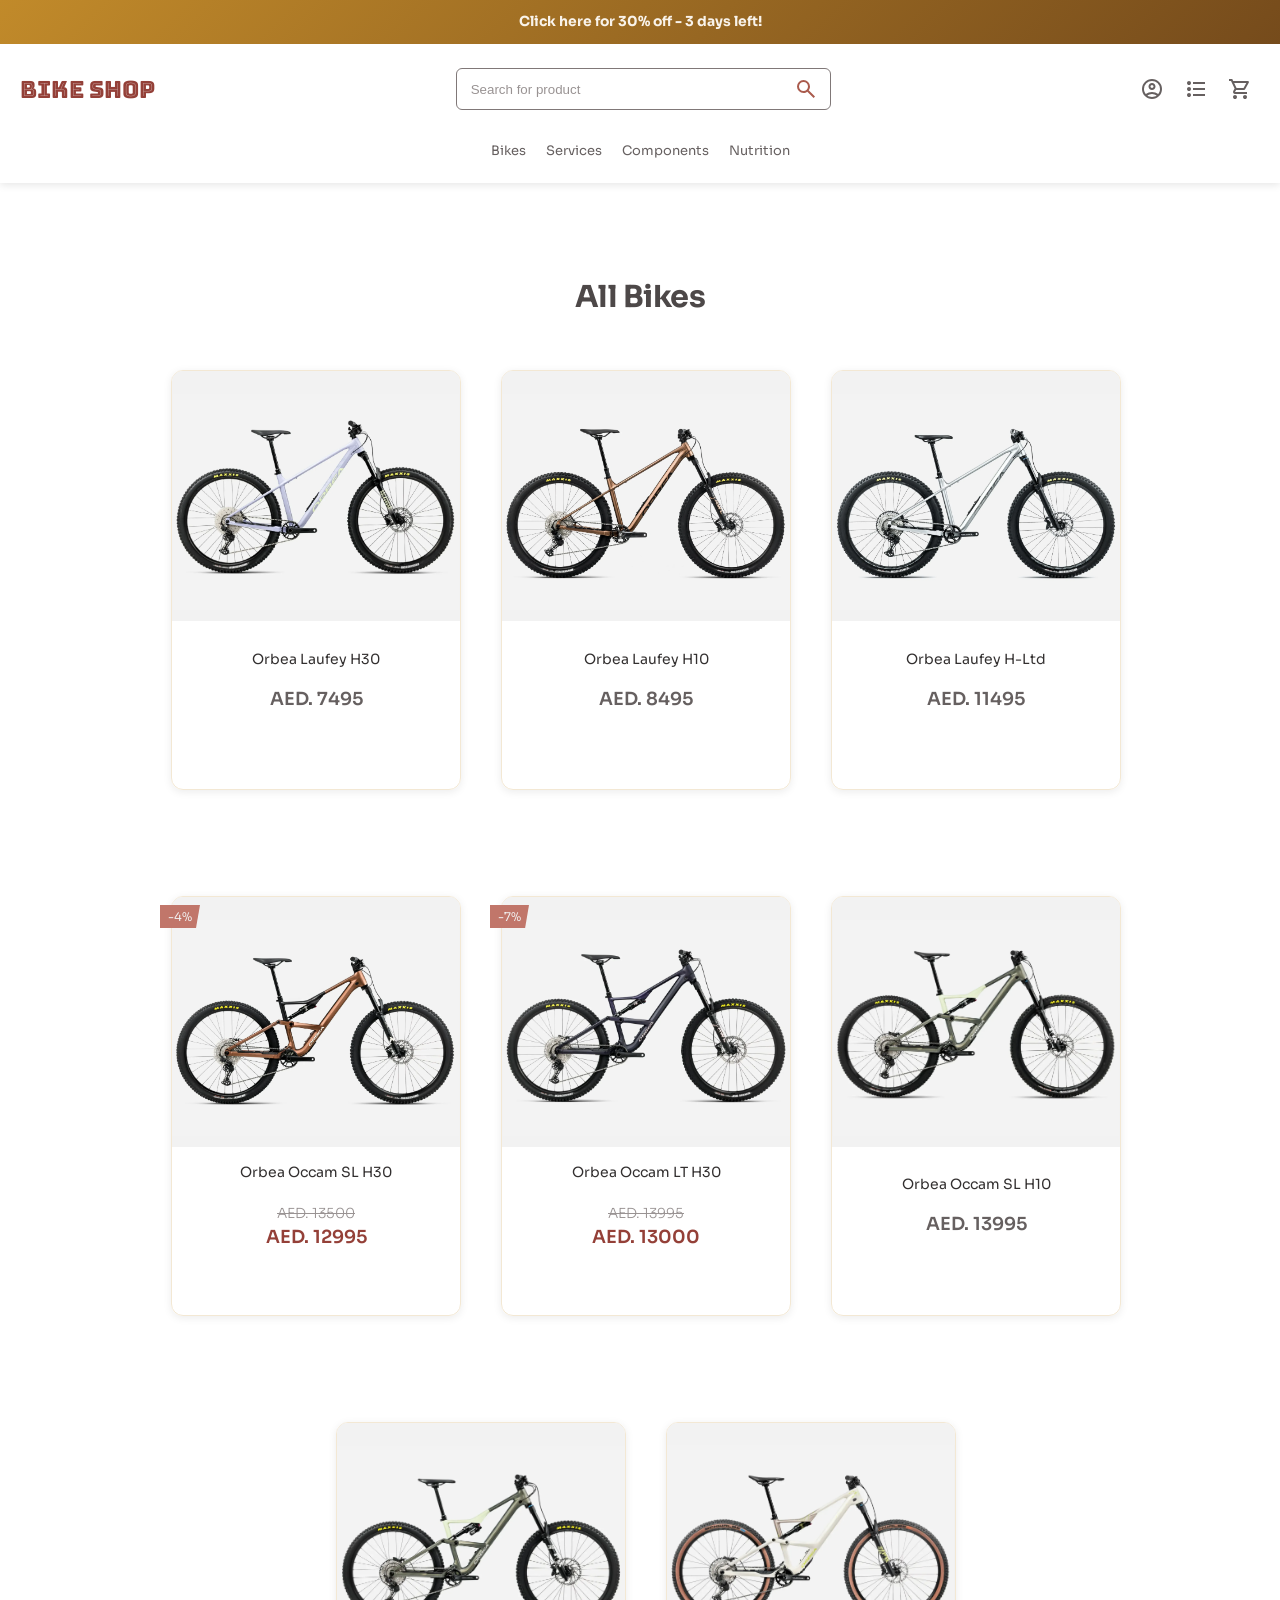
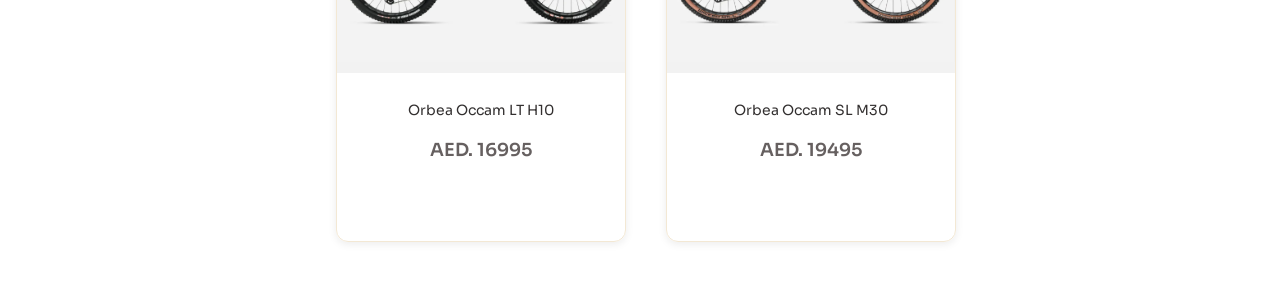
<file: index.html>
<head>
        <meta charset="UTF-8">
        <meta name="viewport" content="width=device-width, initial-scale=1.0">
        <title>Document</title>
        <link rel="stylesheet" href="../styles.css">
        <script src="../main.js" defer></script>
        <script src="../scripts/carousel.js" defer></script>
        <script src="../scripts/prices.js" defer></script>

        <!--Bungee Inline-->
        <link rel="preconnect" href="https://fonts.googleapis.com">
        <link rel="preconnect" href="https://fonts.gstatic.com" crossorigin>
        <link href="https://fonts.googleapis.com/css2?family=Bungee+Hairline&family=Bungee+Inline&family=Bungee+Outline&family=Bungee+Shade&family=Bungee+Spice&family=DM+Serif+Display:ital@0;1&family=DM+Serif+Text:ital@0;1&family=Macondo&family=Ojuju:wght@200..800&family=Pixelify+Sans:wght@400..700&family=Poiret+One&family=Press+Start+2P&family=Schibsted+Grotesk:ital,wght@0,400..900;1,400..900&family=Silkscreen:wght@400;700&family=Sora:wght@100..800&family=VT323&display=swap" rel="stylesheet">
        
        <!--Sora-->
        <link rel="preconnect" href="https://fonts.googleapis.com">
        <link rel="preconnect" href="https://fonts.gstatic.com" crossorigin>
        <link href="https://fonts.googleapis.com/css2?family=DM+Serif+Display:ital@0;1&family=DM+Serif+Text:ital@0;1&family=Pixelify+Sans:wght@400..700&family=Press+Start+2P&family=Schibsted+Grotesk:ital,wght@0,400..900;1,400..900&family=Silkscreen:wght@400;700&family=Sora:wght@100..800&family=VT323&display=swap" rel="stylesheet">
    </head>
    <body>
       <div class="top-bar">
            <div class="offer-bar">
                <h5>Click here for 30% off - 3 days left!</h5>
            </div>
            <div class="search-bar">
                <div class="logo">BIKE SHOP</div>
                <form action="/search" method="get">
                    <div class="search-box hide-on-mobile">
                        <input type="text" name="q" placeholder="Search for product">
                        <svg class="search-icon" xmlns="http://www.w3.org/2000/svg" height="24px" viewBox="0 -960 960 960" width="24px" fill="#e3e3e3"><path d="M784-120 532-372q-30 24-69 38t-83 14q-109 0-184.5-75.5T120-580q0-109 75.5-184.5T380-840q109 0 184.5 75.5T640-580q0 44-14 83t-38 69l252 252-56 56ZM380-400q75 0 127.5-52.5T560-580q0-75-52.5-127.5T380-760q-75 0-127.5 52.5T200-580q0 75 52.5 127.5T380-400Z"/></svg>
                    </div>
                </form>
                <div class="profile-bar hide-on-mobile">
                    <svg xmlns="http://www.w3.org/2000/svg" height="24px" viewBox="0 -960 960 960" width="24px" fill="#e3e3e3"><path d="M234-276q51-39 114-61.5T480-360q69 0 132 22.5T726-276q35-41 54.5-93T800-480q0-133-93.5-226.5T480-800q-133 0-226.5 93.5T160-480q0 59 19.5 111t54.5 93Zm246-164q-59 0-99.5-40.5T340-580q0-59 40.5-99.5T480-720q59 0 99.5 40.5T620-580q0 59-40.5 99.5T480-440Zm0 360q-83 0-156-31.5T197-197q-54-54-85.5-127T80-480q0-83 31.5-156T197-763q54-54 127-85.5T480-880q83 0 156 31.5T763-763q54 54 85.5 127T880-480q0 83-31.5 156T763-197q-54 54-127 85.5T480-80Zm0-80q53 0 100-15.5t86-44.5q-39-29-86-44.5T480-280q-53 0-100 15.5T294-220q39 29 86 44.5T480-160Zm0-360q26 0 43-17t17-43q0-26-17-43t-43-17q-26 0-43 17t-17 43q0 26 17 43t43 17Zm0-60Zm0 360Z"/></svg>
                    <svg xmlns="http://www.w3.org/2000/svg" height="24px" viewBox="0 -960 960 960" width="24px" fill="#e3e3e3"><path d="M360-200v-80h480v80H360Zm0-240v-80h480v80H360Zm0-240v-80h480v80H360ZM200-160q-33 0-56.5-23.5T120-240q0-33 23.5-56.5T200-320q33 0 56.5 23.5T280-240q0 33-23.5 56.5T200-160Zm0-240q-33 0-56.5-23.5T120-480q0-33 23.5-56.5T200-560q33 0 56.5 23.5T280-480q0 33-23.5 56.5T200-400Zm0-240q-33 0-56.5-23.5T120-720q0-33 23.5-56.5T200-800q33 0 56.5 23.5T280-720q0 33-23.5 56.5T200-640Z"/></svg>
                    <svg xmlns="http://www.w3.org/2000/svg" height="24px" viewBox="0 -960 960 960" width="24px" fill="#e3e3e3"><path d="M280-80q-33 0-56.5-23.5T200-160q0-33 23.5-56.5T280-240q33 0 56.5 23.5T360-160q0 33-23.5 56.5T280-80Zm400 0q-33 0-56.5-23.5T600-160q0-33 23.5-56.5T680-240q33 0 56.5 23.5T760-160q0 33-23.5 56.5T680-80ZM246-720l96 200h280l110-200H246Zm-38-80h590q23 0 35 20.5t1 41.5L692-482q-11 20-29.5 31T622-440H324l-44 80h480v80H280q-45 0-68-39.5t-2-78.5l54-98-144-304H40v-80h130l38 80Zm134 280h280-280Z"/></svg>
                </div>
                <div class="hamburger-btn show-on-mobile">
                    <svg class="icon-hamburger" xmlns="http://www.w3.org/2000/svg" height="32px" viewBox="0 -960 960 960" width="32px" fill="#745319"><path d="M120-240v-80h720v80H120Zm0-200v-80h720v80H120Zm0-200v-80h720v80H120Z"/></svg>
                    <svg class="icon-close" xmlns="http://www.w3.org/2000/svg" height="24px" viewBox="0 -960 960 960" width="24px" fill="#e3e3e3"><path d="m256-200-56-56 224-224-224-224 56-56 224 224 224-224 56 56-224 224 224 224-56 56-224-224-224 224Z"/></svg>
                </div>
            </div>
            <div class="navbar hide-on-mobile">
                    <li><a href="/index.html">Bikes</a></li>
                    <li><a href="">Services</a></li>
                    <li><a href="">Components</a></li>
                    <li><a href="">Nutrition</a></li>
                </div>
            <div class="mobile-menu">
                <ul>
                    <li><a href="/index.html">Bikes</a></li>
                    <li><a href="/services">Services</a></li>
                    <li><a href="/components">Components</a></li>
                    <li><a href="/nutrition">Nutrition</a></li>
                </ul>
                <form action="/search" method="get" class="mobile-search"> 
                    <div class="search-box"> 
                        <input type="text" name="q" placeholder="Search for product"> 
                        <svg class="search-icon" xmlns="http://www.w3.org/2000/svg" height="24px" viewBox="0 -960 960 960" width="24px" fill="#e3e3e3"><path d="M784-120 532-372q-30 24-69 38t-83 14q-109 0-184.5-75.5T120-580q0-109 75.5-184.5T380-840q109 0 184.5 75.5T640-580q0 44-14 83t-38 69l252 252-56 56ZM380-400q75 0 127.5-52.5T560-580q0-75-52.5-127.5T380-760q-75 0-127.5 52.5T200-580q0 75 52.5 127.5T380-400Z"/> </svg> 
                    </div> 
                </form>
                <div class="mobile-profile-bar"> 
                    <div class="profile-item"> 
                        <svg xmlns="http://www.w3.org/2000/svg" height="24px" viewBox="0 -960 960 960" width="24px" fill="#e3e3e3"><path d="M234-276q51-39 114-61.5T480-360q69 0 132 22.5T726-276q35-41 54.5-93T800-480q0-133-93.5-226.5T480-800q-133 0-226.5 93.5T160-480q0 59 19.5 111t54.5 93Zm246-164q-59 0-99.5-40.5T340-580q0-59 40.5-99.5T480-720q59 0 99.5 40.5T620-580q0 59-40.5 99.5T480-440Zm0 360q-83 0-156-31.5T197-197q-54-54-85.5-127T80-480q0-83 31.5-156T197-763q54-54 127-85.5T480-880q83 0 156 31.5T763-763q54 54 85.5 127T880-480q0 83-31.5 156T763-197q-54 54-127 85.5T480-80Zm0-80q53 0 100-15.5t86-44.5q-39-29-86-44.5T480-280q-53 0-100 15.5T294-220q39 29 86 44.5T480-160Zm0-360q26 0 43-17t17-43q0-26-17-43t-43-17q-26 0-43 17t-17 43q0 26 17 43t43 17Zm0-60Zm0 360Z"/></svg>                      
                        Login
                    </div> 
                    <div class="profile-item"> 
                        <svg xmlns="http://www.w3.org/2000/svg" height="24px" viewBox="0 -960 960 960" width="24px" fill="#e3e3e3"><path d="m480-120-58-52q-101-91-167-157T150-447.5Q111-500 95.5-544T80-634q0-94 63-157t157-63q52 0 99 22t81 62q34-40 81-62t99-22q94 0 157 63t63 157q0 46-15.5 90T810-447.5Q771-395 705-329T538-172l-58 52Zm0-108q96-86 158-147.5t98-107q36-45.5 50-81t14-70.5q0-60-40-100t-100-40q-47 0-87 26.5T518-680h-76q-15-41-55-67.5T300-774q-60 0-100 40t-40 100q0 35 14 70.5t50 81q36 45.5 98 107T480-228Zm0-273Z"/></svg>                        
                        Wishlist
                    </div> 
                    <div class="profile-item"> 
                        <svg xmlns="http://www.w3.org/2000/svg" height="24px" viewBox="0 -960 960 960" width="24px" fill="#e3e3e3"><path d="M280-80q-33 0-56.5-23.5T200-160q0-33 23.5-56.5T280-240q33 0 56.5 23.5T360-160q0 33-23.5 56.5T280-80Zm400 0q-33 0-56.5-23.5T600-160q0-33 23.5-56.5T680-240q33 0 56.5 23.5T760-160q0 33-23.5 56.5T680-80ZM246-720l96 200h280l110-200H246Zm-38-80h590q23 0 35 20.5t1 41.5L692-482q-11 20-29.5 31T622-440H324l-44 80h480v80H280q-45 0-68-39.5t-2-78.5l54-98-144-304H40v-80h130l38 80Zm134 280h280-280Z"/></svg>                        
                        Cart 
                    </div> 
                </div>
            </div>
        </div>
       <div class="mobile-overlay"></div>


       <div class="bikes-page">
           <div class="bikes-header">
               <h2>All Bikes</h2>
           </div>


           <div class="bikes-grid">

            <!-- Card 1: Orbea Laufey H30 -->
                <a href="./pages/orbea-laufey-h30.html" class="card" data-product="orbea-laufey-h30">
                   <div class="card-img-cont">
                       <p class="card-discount"></p>
                       <img src="../images/Orbea_Laufey_H30_lavender_cropped.webp" alt="Orbea Laufey H30" class="card-img">
                   </div>
                   <div class="card-info">
                       <h5 class="card-product">Orbea Laufey H30</h5>
                       <div class="card-price-cont">
                           <p class="card-old-price"></p>
                           <p class="card-price"></p>
                       </div>
                   </div>
               </a>

               <!-- Card 2: Orbea Laufey H10 -->
               <a href="./pages/orbea-laufey-h10.html" class="card" data-product="orbea-laufey-h10">
                   <div class="card-img-cont">
                       <p class="card-discount"></p>
                       <img src="../images/Orbea_Laufey_H10_copper_cropped.webp" alt="Orbea Laufey H10" class="card-img">
                   </div>
                   <div class="card-info">
                       <h5 class="card-product">Orbea Laufey H10</h5>
                       <div class="card-price-cont">
                           <p class="card-old-price"></p>
                           <p class="card-price"></p>
                       </div>
                   </div>
               </a>


                <!-- Card 3: Orbea Laufey H LTD -->
               <a href="./pages/orbea-laufey-hltd.html" class="card" data-product="orbea-laufey-h-ltd">
                   <div class="card-img-cont">
                       <p class="card-discount"></p>
                       <img src="../images/Orbea_Laufey_H_LTD_silver_cropped.webp" alt="Orbea Laufey H-Ltd" class="card-img">
                   </div>
                   <div class="card-info">
                       <h5 class="card-product">Orbea Laufey H-Ltd</h5>
                       <div class="card-price-cont">
                           <p class="card-price"></p>
                           <p class="card-old-price"></p>
                       </div>
                   </div>
               </a>

               
               <!-- Card 4: Orbea Occam SL H30 -->
               <a href="./pages/orbea-occam-sl-h30.html" class="card" data-product="orbea-occam-sl-h30">
                   <div class="card-img-cont">
                       <p class="card-discount"></p>
                       <img src="../images/Orbea_Occam_SL_H30_cropped.webp" alt="Orbea Occam SL H30" class="card-img">
                   </div>
                   <div class="card-info">
                       <h5 class="card-product">Orbea Occam SL H30</h5>
                       <div class="card-price-cont">
                           <p class="card-old-price"></p>
                           <p class="card-price"></p>
                       </div>
                   </div>
               </a>


               <!-- Card 5: Orbea Occam LT H30 -->
               <a href="./pages/orbea-occam-lt-h30.html" class="card" data-product="orbea-occam-lt-h30">
                   <div class="card-img-cont">
                       <p class="card-discount"></p>
                       <img src="../images/Orbea_OCCAM_LT_H30_black_cropped.webp" alt="Orbea Occam LT H30" class="card-img">
                   </div>
                   <div class="card-info">
                       <h5 class="card-product">Orbea Occam LT H30</h5>
                       <div class="card-price-cont">
                           <p class="card-old-price"></p>
                           <p class="card-price"></p>
                       </div>
                   </div>
               </a>

               
               <!-- Card 6: Orbea Occam SL H10 -->
               <a href="./pages/orbea-occam-sl-h10.html" class="card" data-product="orbea-occam-sl-h10">
                   <div class="card-img-cont">
                       <p class="card-discount"></p>
                       <img src="../images/Orbea_Occam_SL_H10_green_cropped.webp" alt="Orbea Occam SL H10" class="card-img">
                   </div>
                   <div class="card-info">
                       <h5 class="card-product">Orbea Occam SL H10</h5>
                       <div class="card-price-cont">
                           <p class="card-old-price"></p>
                           <p class="card-price"></p>
                       </div>
                   </div>
               </a>


               <!-- Card 7: Orbea Occam LT H10 -->
               <a href="./pages/orbea-occam-lt-h10.html" class="card" data-product="orbea-occam-lt-h10">
                   <div class="card-img-cont">
                       <p class="card-discount"></p>
                       <img src="../images/Orbea_OCCAM_LT_H10_spaceship_green_cropped.webp" alt="Orbea Occam LT H10" class="card-img">
                   </div>
                   <div class="card-info">
                       <h5 class="card-product">Orbea Occam LT H10</h5>
                       <div class="card-price-cont">
                           <p class="card-old-price"></p>
                           <p class="card-price"></p>
                       </div>
                   </div>
               </a>


               <!-- Card 8: Orbea Occam SL M30 -->
               <a href="./pages/orbea-occam-sl-m30.html" class="card" data-product="orbea-occam-sl-m30">
                   <div class="card-img-cont">
                       <p class="card-discount"></p>
                       <img src="../images/Orbea_Occam_SL_M30_ivory-white_cropped.webp" alt="Orbea Occam SL M30" class="card-img">
                   </div>
                   <div class="card-info">
                       <h5 class="card-product">Orbea Occam SL M30</h5>
                       <div class="card-price-cont">
                           <p class="card-old-price"></p>
                           <p class="card-price"></p>
                       </div>
                   </div>
               </a>
           </div>
       </div>


       <!-- Footer -->
       <footer class="footer hidden">
           <div class="footer-container">
               <!-- Social Media Icons -->
               <div class="footer-section social-section">
                   <h5 class="footer-title">Follow Us</h5>
                   <div class="social-icons">
                       <a href="#facebook" class="social-icon facebook" aria-label="Facebook">
                           <svg xmlns="http://www.w3.org/2000/svg" viewBox="0 0 24 24" fill="currentColor">
                               <path d="M24 12.073c0-6.627-5.373-12-12-12s-12 5.373-12 12c0 5.99 4.388 10.954 10.125 11.854v-8.385H7.078v-3.47h3.047V9.43c0-3.007 1.792-4.669 4.533-4.669 1.312 0 2.686.235 2.686.235v2.953H15.83c-1.491 0-1.956.925-1.956 1.874v2.25h3.328l-.532 3.47h-2.796v8.385C19.612 23.027 24 18.062 24 12.073z"/>
                           </svg>
                       </a>
                       <a href="#instagram" class="social-icon instagram" aria-label="Instagram">
                           <svg xmlns="http://www.w3.org/2000/svg" viewBox="0 0 24 24" fill="currentColor">
                               <path d="M12 0C8.74 0 8.333.015 7.053.072 5.775.132 4.905.333 4.117.63c-.794.297-1.473.645-2.148 1.32-.675.675-1.023 1.354-1.32 2.148-.297.788-.5 1.659-.56 2.937C.015 8.333 0 8.74 0 12s.015 3.667.072 4.947c.06 1.277.263 2.148.56 2.936.297.792.645 1.472 1.32 2.147.675.675 1.355 1.023 2.148 1.32.788.297 1.66.499 2.937.559C8.333 23.988 8.74 24 12 24s3.667-.015 4.947-.072c1.277-.06 2.148-.262 2.936-.559.792-.297 1.472-.645 2.147-1.32.675-.675 1.023-1.355 1.32-2.147.297-.788.499-1.66.559-2.937.058-1.28.072-1.687.072-4.947s-.015-3.667-.072-4.947c-.06-1.277-.262-2.149-.559-2.936-.297-.792-.645-1.473-1.32-2.148-.675-.675-1.355-1.023-2.147-1.32-.788-.297-1.66-.499-2.937-.559C15.667.015 15.26 0 12 0zm0 2.16c3.203 0 3.585.009 4.849.07 1.17.054 1.805.244 2.227.408.562.217.96.477 1.382.896.419.42.679.819.896 1.381.164.422.354 1.057.408 2.227.061 1.264.07 1.646.07 4.849s-.009 3.585-.07 4.849c-.054 1.17-.244 1.805-.408 2.227-.217.562-.477.96-.896 1.382-.42.419-.819.679-1.381.896-.422.164-1.057.354-2.227.408-1.264.061-1.646.07-4.849.07s-3.585-.009-4.849-.07c-1.17-.054-1.805-.244-2.227-.408-.562-.217-.96-.477-1.382-.896-.419-.42-.679-.819-.896-1.381-.164-.422-.354-1.057-.408-2.227-.061-1.264-.07-1.646-.07-4.849s.009-3.585.07-4.849c.054-1.17.244-1.805.408-2.227.217-.562.477-.96.896-1.382.42-.419.819-.679 1.381-.896.422-.164 1.057-.354 2.227-.408 1.264-.061 1.646-.07 4.849-.07z"/>
                               <circle cx="12" cy="12" r="3.846"/>
                               <path d="M5.408 7.065a1.657 1.657 0 100 3.314 1.657 1.657 0 000-3.314z"/>
                           </svg>
                       </a>
                   </div>
               </div>
           </div>
       </footer>
   </body>
</file>
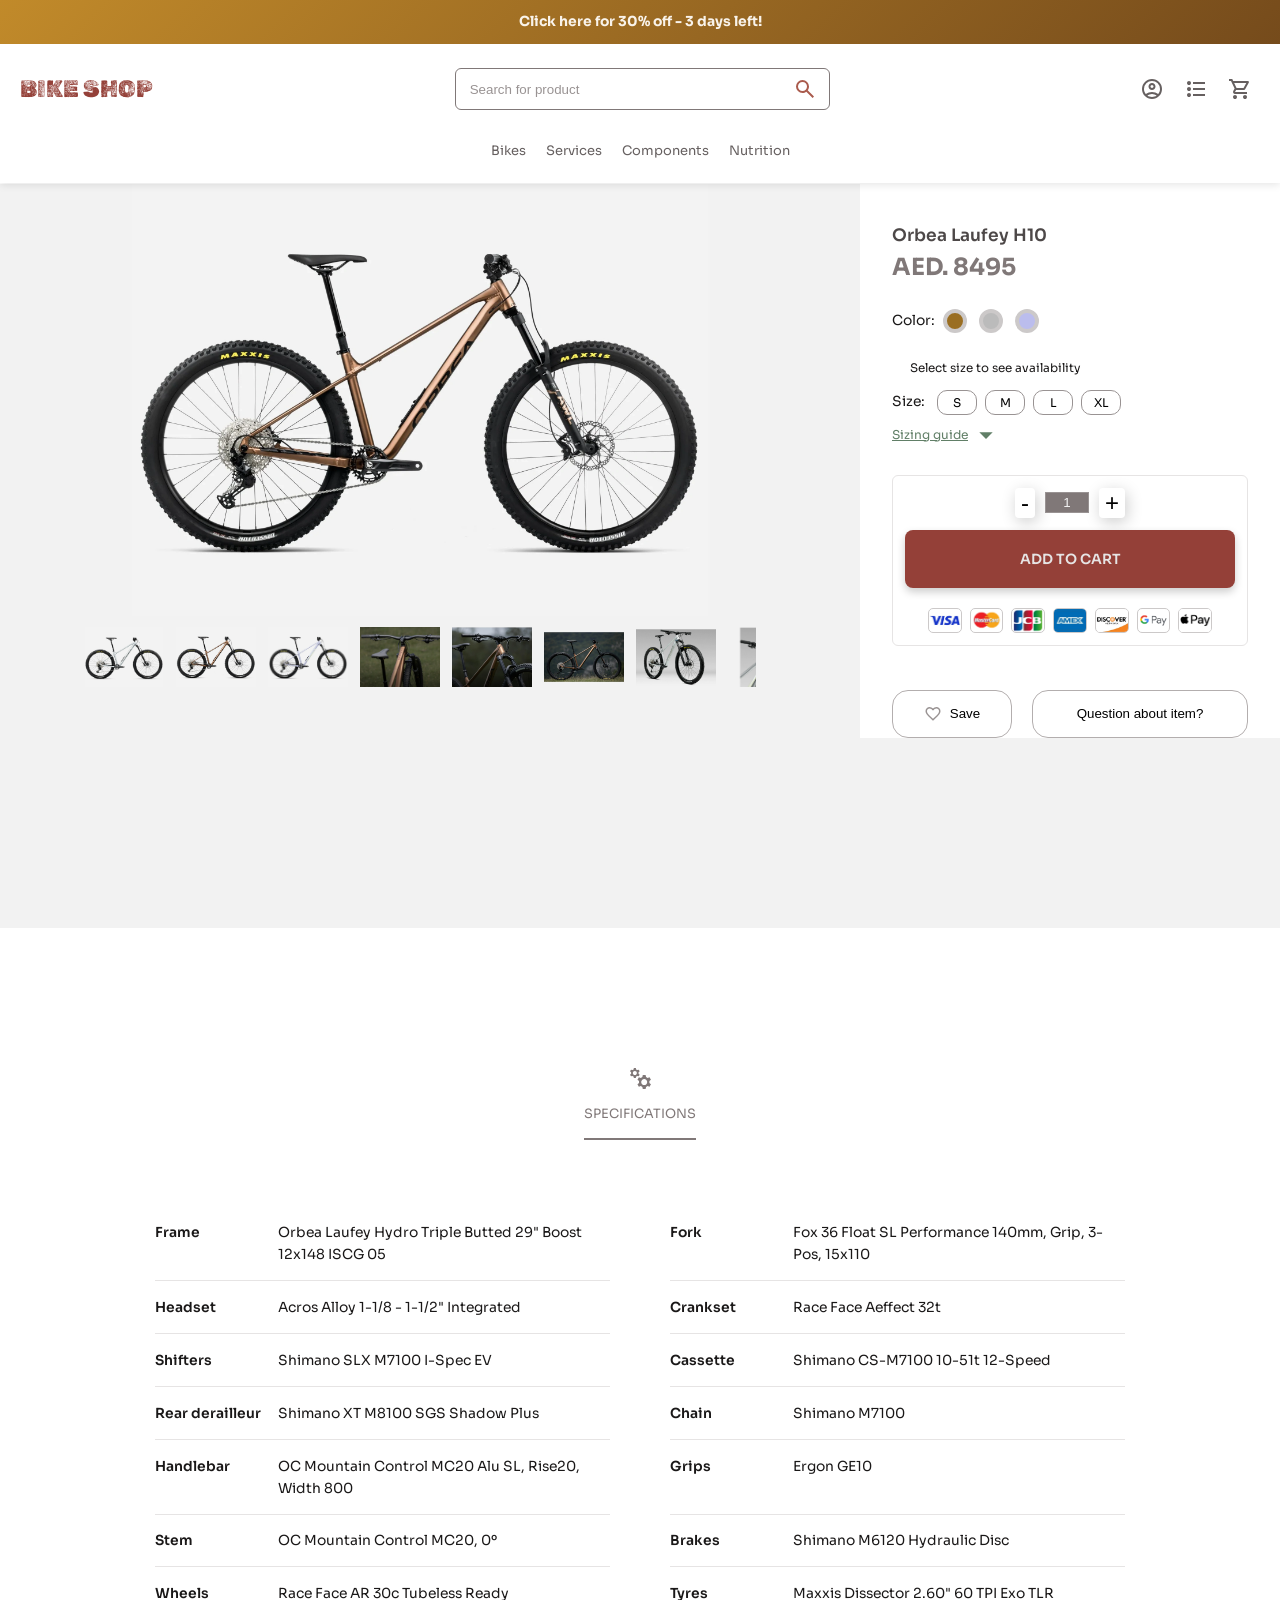
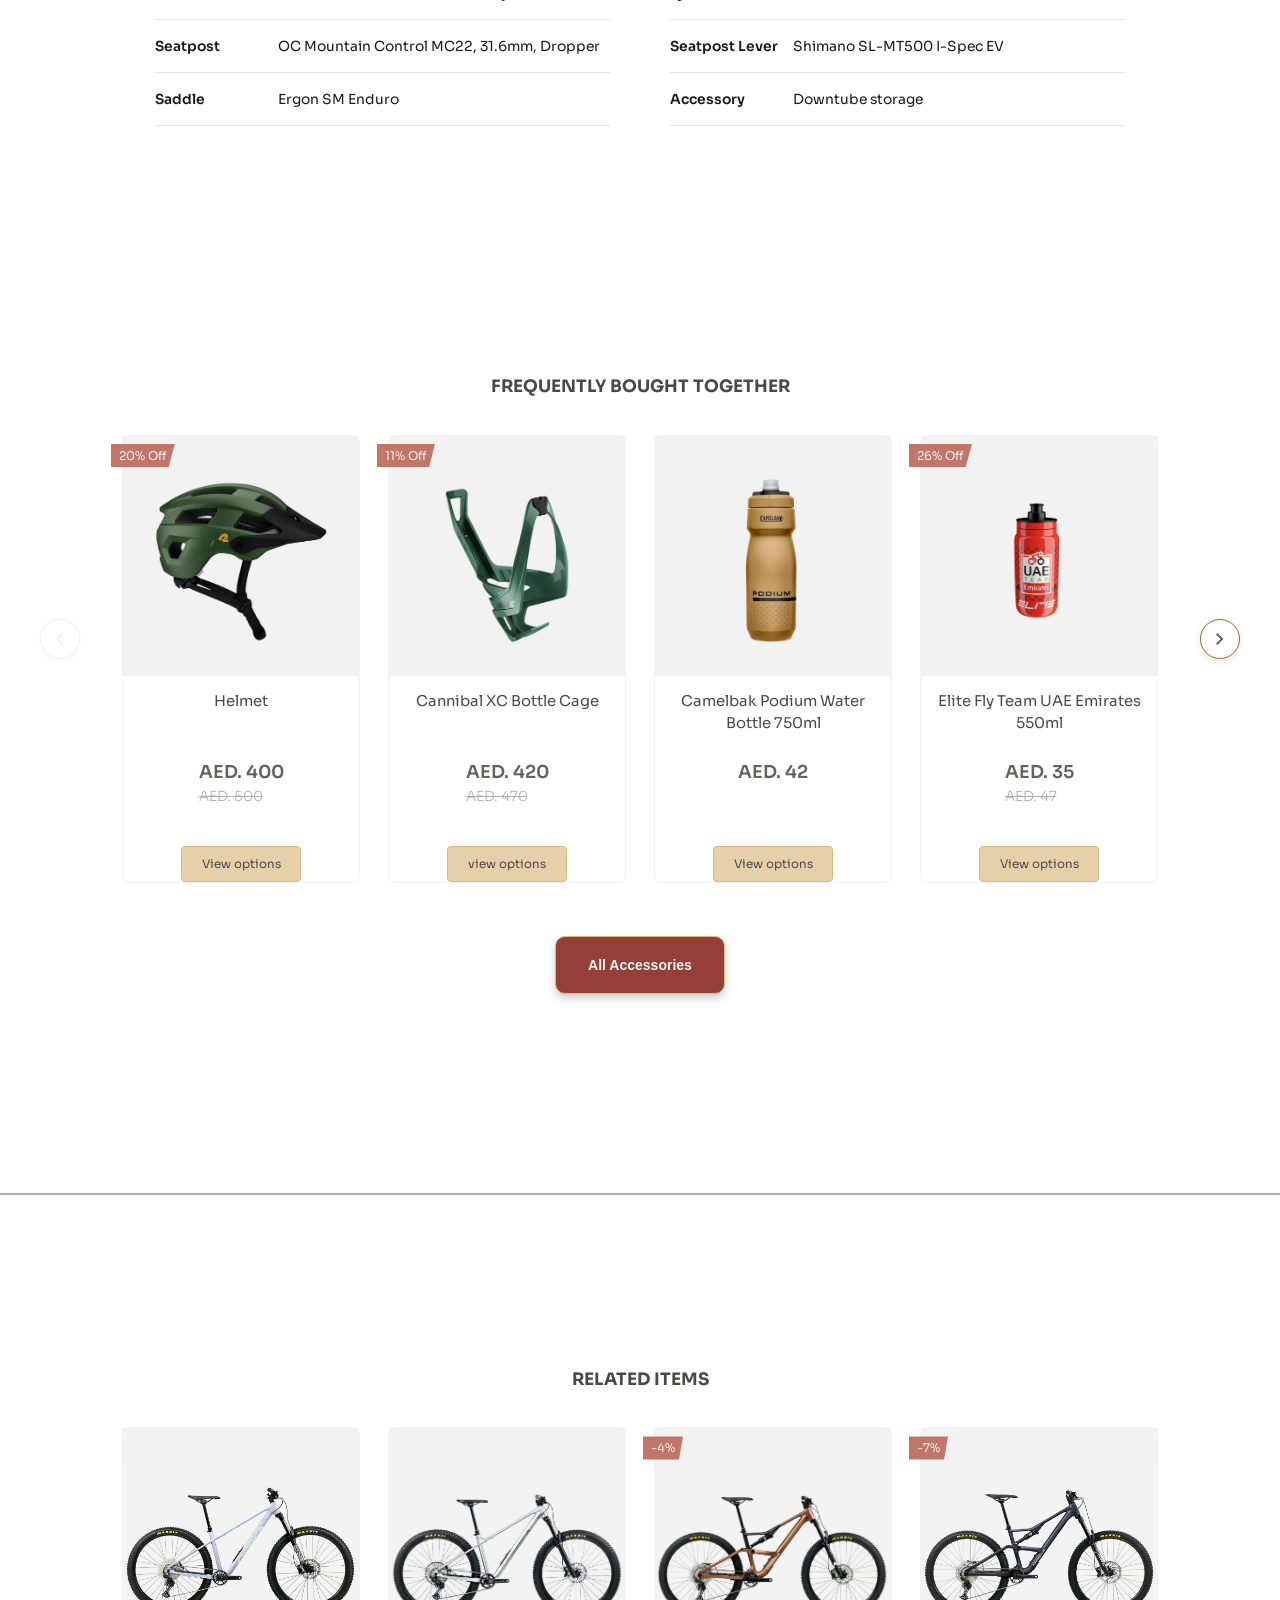
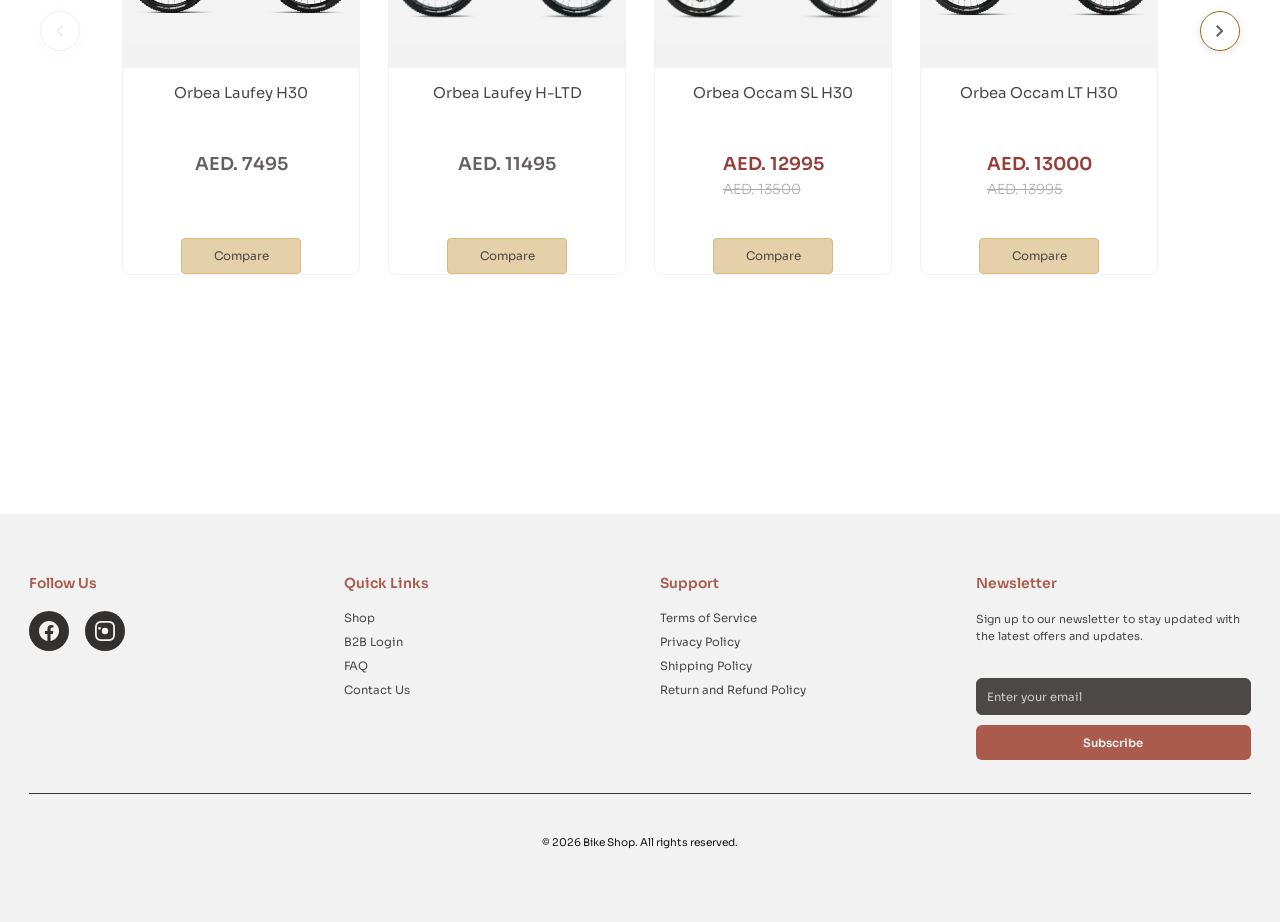
<file: pages/orbea-laufey-h10.html>
<!DOCTYPE html>
<html lang="en">
    <head>
        <meta charset="UTF-8">
        <meta name="viewport" content="width=device-width, initial-scale=1.0">
        <title>Document</title>
        <link rel="stylesheet" href="../styles.css">
        <script src="../main.js" defer></script>
        <script src="../scripts/orbea-laufey-h10.js" defer></script>
        <script src="../scripts/carousel.js" defer></script>
        <script src="../scripts/compare.js" defer></script>
        <script src="../scripts/magnify.js" defer></script>
        <script src="../scripts/prices.js" defer></script>

        <!--Iosevka Charon-->
        <link rel="preconnect" href="https://fonts.googleapis.com">
        <link rel="preconnect" href="https://fonts.gstatic.com" crossorigin>
        <link href="https://fonts.googleapis.com/css2?family=Anton&family=Archivo+Narrow:ital,wght@0,400..700;1,400..700&family=Barlow+Condensed:ital,wght@0,100;0,200;0,300;0,400;0,500;0,600;0,700;0,800;0,900;1,100;1,200;1,300;1,400;1,500;1,600;1,700;1,800;1,900&family=Barlow:ital,wght@0,100;0,200;0,300;0,400;0,500;0,600;0,700;0,800;0,900;1,100;1,200;1,300;1,400;1,500;1,600;1,700;1,800;1,900&family=Bungee+Hairline&family=Bungee+Inline&family=Bungee+Outline&family=Bungee+Shade&family=Bungee+Spice&family=DM+Serif+Display:ital@0;1&family=DM+Serif+Text:ital@0;1&family=IBM+Plex+Sans:ital,wght@0,100..700;1,100..700&family=Iosevka+Charon:ital,wght@0,300;0,400;0,500;0,700;1,300;1,400;1,500;1,700&family=Macondo&family=Ojuju:wght@200..800&family=Outfit:wght@100..900&family=Pixelify+Sans:wght@400..700&family=Plus+Jakarta+Sans:ital,wght@0,200..800;1,200..800&family=Poiret+One&family=Press+Start+2P&family=Rubik+Dirt&family=Russo+One&family=Schibsted+Grotesk:ital,wght@0,400..900;1,400..900&family=Silkscreen:wght@400;700&family=Sora:wght@100..800&family=Space+Grotesk:wght@300..700&family=VT323&display=swap" rel="stylesheet">        


        <!--Bungee Inline-->
        <link rel="preconnect" href="https://fonts.googleapis.com">
        <link rel="preconnect" href="https://fonts.gstatic.com" crossorigin>
        <link href="https://fonts.googleapis.com/css2?family=Bungee+Hairline&family=Bungee+Inline&family=Bungee+Outline&family=Bungee+Shade&family=Bungee+Spice&family=DM+Serif+Display:ital@0;1&family=DM+Serif+Text:ital@0;1&family=Macondo&family=Ojuju:wght@200..800&family=Pixelify+Sans:wght@400..700&family=Poiret+One&family=Press+Start+2P&family=Schibsted+Grotesk:ital,wght@0,400..900;1,400..900&family=Silkscreen:wght@400;700&family=Sora:wght@100..800&family=VT323&display=swap" rel="stylesheet">
        
        <!--Sora-->
        <link rel="preconnect" href="https://fonts.googleapis.com">
        <link rel="preconnect" href="https://fonts.gstatic.com" crossorigin>
        <link href="https://fonts.googleapis.com/css2?family=DM+Serif+Display:ital@0;1&family=DM+Serif+Text:ital@0;1&family=Pixelify+Sans:wght@400..700&family=Press+Start+2P&family=Schibsted+Grotesk:ital,wght@0,400..900;1,400..900&family=Silkscreen:wght@400;700&family=Sora:wght@100..800&family=VT323&display=swap" rel="stylesheet">
    </head>
    <body>
        <div class="top-bar">
            <div class="offer-bar">
                <h5>Click here for 30% off - 3 days left!</h5>
            </div>
            <div class="search-bar">
                <div class="logo">BIKE SHOP</div>
                <form action="/search" method="get">
                    <div class="search-box hide-on-mobile">
                        <input type="text" name="q" placeholder="Search for product">
                        <svg class="search-icon" xmlns="http://www.w3.org/2000/svg" height="24px" viewBox="0 -960 960 960" width="24px" fill="#e3e3e3"><path d="M784-120 532-372q-30 24-69 38t-83 14q-109 0-184.5-75.5T120-580q0-109 75.5-184.5T380-840q109 0 184.5 75.5T640-580q0 44-14 83t-38 69l252 252-56 56ZM380-400q75 0 127.5-52.5T560-580q0-75-52.5-127.5T380-760q-75 0-127.5 52.5T200-580q0 75 52.5 127.5T380-400Z"/></svg>
                    </div>
                </form>
                <div class="profile-bar hide-on-mobile">
                    <svg xmlns="http://www.w3.org/2000/svg" height="24px" viewBox="0 -960 960 960" width="24px" fill="#e3e3e3"><path d="M234-276q51-39 114-61.5T480-360q69 0 132 22.5T726-276q35-41 54.5-93T800-480q0-133-93.5-226.5T480-800q-133 0-226.5 93.5T160-480q0 59 19.5 111t54.5 93Zm246-164q-59 0-99.5-40.5T340-580q0-59 40.5-99.5T480-720q59 0 99.5 40.5T620-580q0 59-40.5 99.5T480-440Zm0 360q-83 0-156-31.5T197-197q-54-54-85.5-127T80-480q0-83 31.5-156T197-763q54-54 127-85.5T480-880q83 0 156 31.5T763-763q54 54 85.5 127T880-480q0 83-31.5 156T763-197q-54 54-127 85.5T480-80Zm0-80q53 0 100-15.5t86-44.5q-39-29-86-44.5T480-280q-53 0-100 15.5T294-220q39 29 86 44.5T480-160Zm0-360q26 0 43-17t17-43q0-26-17-43t-43-17q-26 0-43 17t-17 43q0 26 17 43t43 17Zm0-60Zm0 360Z"/></svg>
                    <svg xmlns="http://www.w3.org/2000/svg" height="24px" viewBox="0 -960 960 960" width="24px" fill="#e3e3e3"><path d="M360-200v-80h480v80H360Zm0-240v-80h480v80H360Zm0-240v-80h480v80H360ZM200-160q-33 0-56.5-23.5T120-240q0-33 23.5-56.5T200-320q33 0 56.5 23.5T280-240q0 33-23.5 56.5T200-160Zm0-240q-33 0-56.5-23.5T120-480q0-33 23.5-56.5T200-560q33 0 56.5 23.5T280-480q0 33-23.5 56.5T200-400Zm0-240q-33 0-56.5-23.5T120-720q0-33 23.5-56.5T200-800q33 0 56.5 23.5T280-720q0 33-23.5 56.5T200-640Z"/></svg>
                    <svg xmlns="http://www.w3.org/2000/svg" height="24px" viewBox="0 -960 960 960" width="24px" fill="#e3e3e3"><path d="M280-80q-33 0-56.5-23.5T200-160q0-33 23.5-56.5T280-240q33 0 56.5 23.5T360-160q0 33-23.5 56.5T280-80Zm400 0q-33 0-56.5-23.5T600-160q0-33 23.5-56.5T680-240q33 0 56.5 23.5T760-160q0 33-23.5 56.5T680-80ZM246-720l96 200h280l110-200H246Zm-38-80h590q23 0 35 20.5t1 41.5L692-482q-11 20-29.5 31T622-440H324l-44 80h480v80H280q-45 0-68-39.5t-2-78.5l54-98-144-304H40v-80h130l38 80Zm134 280h280-280Z"/></svg>
                </div>
                <div class="hamburger-btn show-on-mobile">
                    <svg class="icon-hamburger" xmlns="http://www.w3.org/2000/svg" height="32px" viewBox="0 -960 960 960" width="32px" fill="#745319"><path d="M120-240v-80h720v80H120Zm0-200v-80h720v80H120Zm0-200v-80h720v80H120Z"/></svg>
                    <svg class="icon-close" xmlns="http://www.w3.org/2000/svg" height="24px" viewBox="0 -960 960 960" width="24px" fill="#e3e3e3"><path d="m256-200-56-56 224-224-224-224 56-56 224 224 224-224 56 56-224 224 224 224-56 56-224-224-224 224Z"/></svg>
                </div>
            </div>
            <div class="navbar hide-on-mobile">
                <li><a href="/index.html">Bikes</a></li>
                <li><a href="">Services</a></li>
                <li><a href="">Components</a></li>
                <li><a href="">Nutrition</a></li>
            </div>
            <div class="mobile-menu">
                <ul>
                    <li><a href="/index.html">Bikes</a></li>
                    <li><a href="/services">Services</a></li>
                    <li><a href="/components">Components</a></li>
                    <li><a href="/nutrition">Nutrition</a></li>
                </ul>
                <form action="/search" method="get" class="mobile-search"> 
                    <div class="search-box"> 
                        <input type="text" name="q" placeholder="Search for product"> 
                        <svg class="search-icon" xmlns="http://www.w3.org/2000/svg" height="24px" viewBox="0 -960 960 960" width="24px" fill="#e3e3e3"><path d="M784-120 532-372q-30 24-69 38t-83 14q-109 0-184.5-75.5T120-580q0-109 75.5-184.5T380-840q109 0 184.5 75.5T640-580q0 44-14 83t-38 69l252 252-56 56ZM380-400q75 0 127.5-52.5T560-580q0-75-52.5-127.5T380-760q-75 0-127.5 52.5T200-580q0 75 52.5 127.5T380-400Z"/> </svg> 
                    </div> 
                </form>
                <div class="mobile-profile-bar"> 
                    <div class="profile-item"> 
                        <svg xmlns="http://www.w3.org/2000/svg" height="24px" viewBox="0 -960 960 960" width="24px" fill="#e3e3e3"><path d="M234-276q51-39 114-61.5T480-360q69 0 132 22.5T726-276q35-41 54.5-93T800-480q0-133-93.5-226.5T480-800q-133 0-226.5 93.5T160-480q0 59 19.5 111t54.5 93Zm246-164q-59 0-99.5-40.5T340-580q0-59 40.5-99.5T480-720q59 0 99.5 40.5T620-580q0 59-40.5 99.5T480-440Zm0 360q-83 0-156-31.5T197-197q-54-54-85.5-127T80-480q0-83 31.5-156T197-763q54-54 127-85.5T480-880q83 0 156 31.5T763-763q54 54 85.5 127T880-480q0 83-31.5 156T763-197q-54 54-127 85.5T480-80Zm0-80q53 0 100-15.5t86-44.5q-39-29-86-44.5T480-280q-53 0-100 15.5T294-220q39 29 86 44.5T480-160Zm0-360q26 0 43-17t17-43q0-26-17-43t-43-17q-26 0-43 17t-17 43q0 26 17 43t43 17Zm0-60Zm0 360Z"/></svg>                      
                        Login
                    </div> 
                    <div class="profile-item"> 
                        <svg xmlns="http://www.w3.org/2000/svg" height="24px" viewBox="0 -960 960 960" width="24px" fill="#e3e3e3"><path d="m480-120-58-52q-101-91-167-157T150-447.5Q111-500 95.5-544T80-634q0-94 63-157t157-63q52 0 99 22t81 62q34-40 81-62t99-22q94 0 157 63t63 157q0 46-15.5 90T810-447.5Q771-395 705-329T538-172l-58 52Zm0-108q96-86 158-147.5t98-107q36-45.5 50-81t14-70.5q0-60-40-100t-100-40q-47 0-87 26.5T518-680h-76q-15-41-55-67.5T300-774q-60 0-100 40t-40 100q0 35 14 70.5t50 81q36 45.5 98 107T480-228Zm0-273Z"/></svg>                        
                        Wishlist
                    </div> 
                    <div class="profile-item"> 
                        <svg xmlns="http://www.w3.org/2000/svg" height="24px" viewBox="0 -960 960 960" width="24px" fill="#e3e3e3"><path d="M280-80q-33 0-56.5-23.5T200-160q0-33 23.5-56.5T280-240q33 0 56.5 23.5T360-160q0 33-23.5 56.5T280-80Zm400 0q-33 0-56.5-23.5T600-160q0-33 23.5-56.5T680-240q33 0 56.5 23.5T760-160q0 33-23.5 56.5T680-80ZM246-720l96 200h280l110-200H246Zm-38-80h590q23 0 35 20.5t1 41.5L692-482q-11 20-29.5 31T622-440H324l-44 80h480v80H280q-45 0-68-39.5t-2-78.5l54-98-144-304H40v-80h130l38 80Zm134 280h280-280Z"/></svg>                        
                        Cart 
                    </div> 
                </div>
            </div>
        </div>
            <!-- add background overlay -->
        <div class="mobile-overlay"></div>
        <div class="wrapper product-page" data-product="orbea-laufey-h10">
            <div class="product-main-cont">
                <div class="main-product-img-cont">
                    <div>
                        <img class="main-product-img" src="../images/Orbea_Laufey_H10_copper_cropped.webp" alt="">
                    </div>
                    <p class="discount-tab"></p>
                </div>
                <div class="bike-images-cont">
                    <img class="scroll-img" id="silver" src="../images/Orbea_Laufey_H10_silver_cropped.webp" alt="">
                    <img class="scroll-img" id="copper" src="../images/Orbea_Laufey_H10_copper_cropped.webp" alt="">
                    <img class="scroll-img" id="lavender" src="../images/Orbea_Laufey_H10_Lavender_cropped.webp" alt="">
                    <img class="scroll-img" src="../images/laufey-copper_2-0_cropped.webp" alt="">
                    <img class="scroll-img" src="../images/laufey-copper_2-2_cropped.webp" alt="">
                    <img class="scroll-img" src="../images/laufey-copper_2-4_cropped.webp" alt="">
                    <img class="scroll-img" src="../images/laufey-silver_3-0_cropped.webp" alt="">
                    <img class="scroll-img" src="../images/laufey-silver_3-1_cropped.webp" alt="">
                    <img class="scroll-img" src="../images/laufey-silver_3-2_cropped.webp" alt="">
                    <img class="scroll-img" src="../images/laufey-silver_3-3_cropped.webp" alt="">
                </div>
            </div>
            <div class="bike-sale-details-cont">
                <div class="name-price-cont">
                    <div class="name-box">
                        <h4>Orbea Laufey H10</h4>
                    </div>
                    <div class="price-cont">
                        <h6 class="old-price"></h6>
                        <h3 class="new-price"></h3>
                    </div>
                </div>
                <div class="divider-light"></div>
                <div class="color-wrapper">
                    <div class="color-box-cont">
                        <p>Color:</p>
                        <div class="color-box">
                            <div class="color copper"></div>
                            <div class="color silver"></div>
                            <div class="color lavender"></div>
                        </div>
                    </div>
                    <div class="color-name"></div>
                </div>
                <div class="divider-light"></div>
                <div class="size-selection">
                    <div class="availability-box">
                        <div class="availability">
                            <div class="availability-color"></div>
                            <div class="availability-info">
                                <p>Select size to see availability</p>
                            </div>
                        </div>
                        <div class="notify-dropdown">
                            <p>Notify you when back in stock?</p>
                            <div class="notify-buttons">
                                <button class="notify-yes">Yes</button>
                                <button class="notify-cancel">Cancel</button>
                            </div>
                        </div>
                        <div class="pre-order-dropdown">
                            <p>Would you like to pre-order?</p>
                            <div class="notify-buttons">
                                <button class="pre-order-yes">Yes</button>
                                <button class="pre-order-cancel">Cancel</button>
                            </div>
                        </div>
                    </div>
                    <div class="size-box-wrapper">
                        <div class="size-box-inner">
                            <p>Size:</p>
                            <div class="size-box-cont">
                                <div class="size-box">S</div>
                                <div class="size-box">M</div>
                                <div class="size-box">L</div>
                                <div class="size-box">XL</div>
                            </div>
                        </div>
                        <div class="sizing-cont">
                            <div class="sizing-guide">
                                Sizing guide
                                <svg class="arrow-down" xmlns="http://www.w3.org/2000/svg" height="32px" viewBox="0 -960 960 960" width="32px" fill="currentColor"><path d="M480-360 280-560h400L480-360Z"/></svg>
                                <svg class="arrow-up" xmlns="http://www.w3.org/2000/svg" height="32px" viewBox="0 -960 960 960" width="32px" fill="currentColor"><path d="m280-400 200-200 200 200H280Z"/></svg>
                            </div>
                            <div class="sizing-menu">
                                <div class="size-row-cont">
                                    <div class="size-row">
                                        <div class="size-label">S</div>
                                        <div class="size-range" data-cm="163 --- 172" data-feet="5' 3&quot; --- 5' 6&quot;">
                                            163 --- 172 cm
                                        </div>
                                    </div>
                                    <div class="size-row">
                                        <div class="size-label">M</div>
                                        <div class="size-range" data-cm="171 --- 180" data-feet="5' 6&quot; --- 5' 9&quot;">
                                            171 --- 180 cm
                                        </div>
                                    </div>
                                    <div class="size-row">
                                        <div class="size-label">L</div>
                                        <div class="size-range" data-cm="179 --- 188" data-feet="5' 8&quot; --- 6' 2&quot;">
                                            179 --- 188 cm
                                        </div>
                                    </div>
                                    <div class="size-row">
                                        <div class="size-label">XL</div>
                                        <div class="size-range" data-cm="187 --- 196" data-feet="6' 1&quot; --- 6' 4&quot;">
                                            187 --- 196 cm
                                        </div>
                                    </div>
                                </div>
                                <div class="toggle-measurement-unit">
                                    <div class="unit-toggle">
                                        <div class="unit-option active" data-unit="cm">
                                            cm
                                        </div>
                                        <div class="unit-option" data-unit="inches">
                                            feet
                                        </div>
                                    </div>
                                </div>
                            </div>
                        </div>
                    </div>
                </div>
                <div class="quantity-cont">
                    <div class="quantity-box">
                        <button type="button" class="decrement">-</button>
                        <input type="number" class="quantity" value="1" min="1">
                        <button type="button" class="increment">+</button>
                    </div>
                    <div class="button btn-main">
                        ADD TO CART
                    </div>
                    <div class="payment-options-wrapper">
                        <div class="payment-options-cont">
                            <img src="../images/Visa_cropped (1).png" alt="Visa credit card">
                        </div>
                        <div class="payment-options-cont">
                            <img src="../images/Mastercard_cropped (1).png" alt="Mastercard credit card">
                        </div>
                        <div class="payment-options-cont">
                            <img src="../images/JCB_cropped.png" alt="JCB credit card">
                        </div>
                        <div class="payment-options-cont">
                            <img src="../images/amex.png" alt="American express credit card">
                        </div>
                        <div class="payment-options-cont">
                            <img src="../images/discover_card_cropped.webp" alt="Discover credit card">
                        </div>
                        <div class="payment-options-cont">
                            <img src="../images/google-pay_cropped.webp" alt="Google pay payment option">
                        </div>
                        <div class="payment-options-cont">
                            <img src="../images/apple-pay-logo.png" alt="Apple pay payment options">
                        </div>
                    </div>
                </div>        
                <div class="wishlist-box">
                    <button class="block with-img">
                        <svg xmlns="http://www.w3.org/2000/svg" height="18pxpx" viewBox="0 -960 960 960" width="18px" fill="#c18a2a"><path d="m480-120-58-52q-101-91-167-157T150-447.5Q111-500 95.5-544T80-634q0-94 63-157t157-63q52 0 99 22t81 62q34-40 81-62t99-22q94 0 157 63t63 157q0 46-15.5 90T810-447.5Q771-395 705-329T538-172l-58 52Zm0-108q96-86 158-147.5t98-107q36-45.5 50-81t14-70.5q0-60-40-100t-100-40q-47 0-87 26.5T518-680h-76q-15-41-55-67.5T300-774q-60 0-100 40t-40 100q0 35 14 70.5t50 81q36 45.5 98 107T480-228Zm0-273Z"/></svg>
                        Save
                    </button>
                    <button type="button" class="block">
                        Question about item?
                    </button>
                </div>
            </div>
        </div>
        <div class="wrapper mid-section dark-section">
            <div class="section-icon">
                <svg xmlns="http://www.w3.org/2000/svg" height="36px" viewBox="0 -960 960 960" width="36px" fill="currentColor"><path d="m234-480-12-60q-12-5-22.5-10.5T178-564l-58 18-40-68 46-40q-2-13-2-26t2-26l-46-40 40-68 58 18q11-8 21.5-13.5T222-820l12-60h80l12 60q12 5 22.5 10.5T370-796l58-18 40 68-46 40q2 13 2 26t-2 26l46 40-40 68-58-18q-11 8-21.5 13.5T326-540l-12 60h-80Zm40-120q33 0 56.5-23.5T354-680q0-33-23.5-56.5T274-760q-33 0-56.5 23.5T194-680q0 33 23.5 56.5T274-600ZM592-40l-18-84q-17-6-31.5-14.5T514-158l-80 26-56-96 64-56q-2-18-2-36t2-36l-64-56 56-96 80 26q14-11 28.5-19.5T574-516l18-84h112l18 84q17 6 31.5 14.5T782-482l80-26 56 96-64 56q2 18 2 36t-2 36l64 56-56 96-80-26q-14 11-28.5 19.5T722-124l-18 84H592Zm56-160q50 0 85-35t35-85q0-50-35-85t-85-35q-50 0-85 35t-35 85q0 50 35 85t85 35Z"/></svg>
                <div class="section-head">
                    SPECIFICATIONS
                </div>
            </div>
            <div class="part-description-cont">
                <div class="part-description">
                    <div class="part">
                        <p>Frame</p>
                    </div>
                    <div class="description">
                        <p>Orbea Laufey Hydro Triple Butted 29" Boost 12x148 ISCG 05</p>
                    </div>
                </div>
                <div class="part-description">
                    <div class="part">
                        <p>Fork</p>
                    </div>
                    <div class="description">
                        <p>Fox 36 Float SL Performance 140mm, Grip, 3-Pos, 15x110</p>
                    </div>
                </div>
                <div class="part-description">
                    <div class="part">
                        <p>Headset</p>
                    </div>
                    <div class="description">
                        <p>Acros Alloy 1-1/8 - 1-1/2" Integrated</p>
                    </div>
                </div>
                <div class="part-description">
                    <div class="part">
                        <p>Crankset</p>
                    </div>
                    <div class="description">
                        <p>Race Face Aeffect 32t</p>
                    </div>
                </div>
                <div class="part-description">
                    <div class="part">
                        <p>Shifters</p>
                    </div>
                    <div class="description">
                        <p>Shimano SLX M7100 I-Spec EV</p>
                    </div>
                </div>
                <div class="part-description">
                    <div class="part">
                        <p>Cassette</p>
                    </div>
                    <div class="description">
                        <p>Shimano CS-M7100 10-51t 12-Speed</p>
                    </div>
                </div>
                <div class="part-description">
                    <div class="part">
                        <p>Rear derailleur</p>
                    </div>
                    <div class="description">
                        <p>Shimano XT M8100 SGS Shadow Plus</p>
                    </div>
                </div>
                <div class="part-description">
                    <div class="part">
                        <p>Chain</p>
                    </div>
                    <div class="description">
                        <p>Shimano M7100</p>
                    </div>
                </div>
                <div class="part-description">
                    <div class="part">
                        <p>Handlebar</p>
                    </div>
                    <div class="description">
                        <p>OC Mountain Control MC20 Alu SL, Rise20, Width 800</p>
                    </div>
                </div>
                <div class="part-description">
                    <div class="part">
                        <p>Grips</p>
                    </div>
                    <div class="description">
                        <p>Ergon GE10</p>
                    </div>
                </div>
                <div class="part-description">
                    <div class="part">
                        <p>Stem</p>
                    </div>
                    <div class="description">
                        <p>OC Mountain Control MC20, 0º</p>
                    </div>
                </div>
                <div class="part-description">
                    <div class="part">
                        <p>Brakes</p>
                    </div>
                    <div class="description">
                        <p>Shimano M6120 Hydraulic Disc</p>
                    </div>
                </div>
                <div class="part-description">
                    <div class="part">
                        <p>Wheels</p>
                    </div>
                    <div class="description">
                        <p>Race Face AR 30c Tubeless Ready</p>
                    </div>
                </div>
                <div class="part-description">
                    <div class="part">
                        <p>Tyres</p>
                    </div>
                    <div class="description">
                        <p>Maxxis Dissector 2.60" 60 TPI Exo TLR</p>
                    </div>
                </div>
                <div class="part-description">
                    <div class="part">
                        <p>Seatpost</p>
                    </div>
                    <div class="description">
                        <p>OC Mountain Control MC22, 31.6mm, Dropper</p>
                    </div>
                </div>
                <div class="part-description">
                    <div class="part">
                        <p>Seatpost Lever</p>
                    </div>
                    <div class="description">
                        <p>Shimano SL-MT500 I-Spec EV</p>
                    </div>
                </div>
                <div class="part-description">
                    <div class="part">
                        <p>Saddle</p>
                    </div>
                    <div class="description">
                        <p>Ergon SM Enduro</p>
                    </div>
                </div>
                <div class="part-description">
                    <div class="part">
                        <p>Accessory</p>
                    </div>
                    <div class="description">
                        <p>Downtube storage</p>
                    </div>
                </div>
            </div>
        </div>
        <div class="mid-section">
            <div class="section-header">
                <h4>FREQUENTLY BOUGHT TOGETHER</h4>
            </div>
            
            <!-- Carousel Wrapper -->
            <div class="carousel">
                
                <!-- Left Arrow Button -->
                <button class="carousel-arrow carousel-arrow-left">
                    <svg xmlns="http://www.w3.org/2000/svg" height="24px" viewBox="0 -960 960 960" width="24px"><path d="M560-240 320-480l240-240 56 56-184 184 184 184-56 56Z"/></svg>
                </button>

                <!-- Carousel Items Container (scrollable area) -->
                <div class="carousel-items">

                    <!--card 1 - Helmet-->
                    <a href="" class="card">
                        <div class="card-img-cont">
                            <p class="card-discount"></p>
                            <img src="../images/Helmet.png" alt="Helmet" class="card-img"> 
                        </div>
                        <div class="card-info">
                            <h5 class="card-product">Helmet</h5>
                            <div class="card-price-cont">
                                <p class="card-price">AED. 400</p>
                                <p class="card-old-price">AED. 500</p>
                            </div>
                        </div>
                        <div class="carousel-btn">
                            View options
                        </div>
                        
                    </a>

                    <!--card 2 - Bottle cage-->
                    <a href="" class="card">
                        <div class="card-img-cont">
                            <p class="card-discount"></p>
                            <img src="../images/Bottle_cage.png" alt="Bottle cage" class="card-img">
                        </div>
                        <div class="card-info">
                            <h5 class="card-product">Cannibal XC Bottle Cage</h5>
                            <div class="card-price-cont">
                                <p class="card-price">AED. 420</p>
                                <p class="card-old-price">AED. 470</p>
                            </div>
                        </div>
                        <div class="carousel-btn">
                            view options
                        </div>
                    </a>
                    
                    <!--card 3 - Camelbak Podium Water Bottle-->
                    <a href="" class="card">
                        <div class="card-img-cont">
                            <p class="card-discount"></p>
                            <img src="../images/Water_bottle.png" alt="Water bottle" class="card-img">
                        </div>
                        <div class="card-info">
                            <h5 class="card-product">Camelbak Podium Water Bottle 750ml</h5>
                            <div class="card-price-cont">
                                <p class="card-price">AED. 42</p>
                                <p class="card-old-price">AED. 37</p>
                            </div>
                        </div>
                        <div class="carousel-btn">
                            View options
                        </div>
                    </a>

                    <!--card 4 - Elite Fly Team UAE Emirates-->
                    <a href="" class="card">
                        <div class="card-img-cont">
                            <p class="card-discount"></p>
                            <img src="../images/elite-fly-team-uae-emirates-550ml.png" alt="Water bottle" class="card-img">
                        </div>
                        <div class="card-info">
                            <h5 class="card-product">Elite Fly Team UAE Emirates 550ml</h5>
                            <div class="card-price-cont">
                                <p class="card-price">AED. 35</p>
                                <p class="card-old-price">AED. 47</p>
                                
                            </div>
                        </div>
                        <div class="carousel-btn">
                            View options
                        </div>
                    </a>

                    <!-- Card 5 - Giro gloves-->
                    <a href="" class="card">
                        <div class="card-img-cont">
                            <p class="card-discount"></p>
                            <img src="../images/Gloves_cropped_processed_by_imagy.png" alt="Gloves" class="card-img">
                        </div>
                        <div class="card-info">
                            <h5 class="card-product">Giro gloves</h5>
                            <div class="card-price-cont">
                                <p class="card-price">AED. 115</p>
                                <p class="card-old-price">AED. 125</p>
                            </div>
                        </div>
                        <div class="carousel-btn">
                            View options
                        </div>
                    </a>

                    <!-- Card 6 - Photocromatic Glasses-->
                    <a href="" class="card">
                        <div class="card-img-cont">
                            <p class="card-discount"></p>
                            <img src="../images/Glasses.png" alt="Glasses" class="card-img">
                        </div>
                        <div class="card-info">
                            <h5 class="card-product">Photocromatic Glasses</h5>
                            <div class="card-price-cont">
                                <p class="card-price">AED. 115</p>
                                <p class="card-old-price">AED. 110</p>
                            </div>
                        </div>
                        <div class="carousel-btn">
                            View options
                        </div>
                    </a>

                    <!-- Card 7 - Lezyne ABS Pump-->
                    <a href="" class="card">
                        <div class="card-img-cont">
                            <p class="card-discount"></p>
                            <img src="../images/Hand_pump.png" alt="Hand pump" class="card-img">
                        </div>
                        <div class="card-info">
                            <h5 class="card-product">Lezyne ABS Pump</h5>
                            <div class="card-price-cont">
                                <p class="card-price">AED. 85</p>
                                <p class="card-old-price">AED. 80</p>
                            </div>
                        </div>
                        <div class="carousel-btn">
                            View options
                        </div>
                    </a>

                    <!-- Card 8 - Silca Super Secret Lube-->
                    <a href="" class="card">
                        <div class="card-img-cont">
                            <p class="card-discount"></p>
                            <img src="../images/Bike_lube.png" alt="Bike lube" class="card-img">
                        </div>
                        <div class="card-info">
                            <h5 class="card-product">Silca Super Secret Lube</h5>
                            <div class="card-price-cont">
                                <p class="card-price">AED. 95</p>
                                <p class="card-old-price">AED. 110</p>
                            </div>
                        </div>
                        <div class="carousel-btn">
                            View options
                        </div>
                    </a>

                    <!-- Card 9 - Beamer 700 Lights-->
                    <a href="" class="card">
                        <div class="card-img-cont">
                            <p class="card-discount"></p>
                            <img src="../images/Bike_lights.png" alt="Bike lights" class="card-img">
                        </div>
                        <div class="card-info">
                            <h5 class="card-product">Beamer 700 Lights</h5>
                            <div class="card-price-cont">
                                <p class="card-price">AED. 320</p>
                                <p class="card-old-price">AED. 110</p>
                            </div>
                        </div>
                        <div class="carousel-btn">
                            View options
                        </div>
                    </a>

                    <!-- Card 10 - PEdALED yama trail grey men-->
                    <a href="" class="card">
                        <div class="card-img-cont">
                            <p class="card-discount"></p>
                            <img src="../images/pedaled-yama-trail-men-grey-2.png" alt="Bike jersey" class="card-img">
                        </div>
                        <div class="card-info">
                            <h5 class="card-product">PEdALED yama trail grey men</h5>
                            <div class="card-price-cont">
                                <p class="card-price">AED. 320</p>
                                <p class="card-old-price">AED. 640</p>
                            </div>
                        </div>
                        <div class="carousel-btn">
                            View options
                        </div>
                    </a>
                </div>

                <!-- Right Arrow Button -->
                <button class="carousel-arrow carousel-arrow-right">
                    <svg xmlns="http://www.w3.org/2000/svg" height="24px" viewBox="0 -960 960 960" width="24px" fill="#e3e3e3"><path d="M504-480 320-664l56-56 240 240-240 240-56-56 184-184Z"/></svg>
                </button>

            </div>

            <!-- Carousel Scroll Bar (progress indicator) -->
            <!--<div class="carousel-scrollbar">
                <div class="carousel-scrollbar-fill"></div>
            </div>-->
            <button class="btn-mid-section" >All Accessories</button>
        </div>

        <div class="divider"></div>

        <div class="mid-section">
            <div class="section-header">
                <h4>RELATED ITEMS</h4>
            </div>
            
            <!-- Carousel Wrapper -->
            <div class="carousel">
                
                <!-- Left Arrow Button -->
                <button class="carousel-arrow carousel-arrow-left">
                    <svg xmlns="http://www.w3.org/2000/svg" height="24px" viewBox="0 -960 960 960" width="24px"><path d="M560-240 320-480l240-240 56 56-184 184 184 184-56 56Z"/></svg>
                </button>

                <!-- Carousel Items Container (scrollable area) -->
                <div class="carousel-items">

                    <!--card 1 - Orbea laufey H30-->
                    <a href="../pages/orbea-laufey-h30.html" class="card" data-product="orbea-laufey-h30">
                        <div class="card-img-cont">
                            <p class="card-discount"></p>
                            <img src="../images/Orbea_Laufey_H30_lavender_cropped.webp" alt="Orbea Laufey h30" class="card-img"> 
                        </div>
                        <div class="card-info">
                            <h5 class="card-product">Orbea Laufey H30</h5>
                            <div class="card-price-cont">
                                <p class="card-price">AED. 7495</p>
                                <p class="card-old-price">AED. 7495</p>
                            </div>
                        </div>
                        <div class="carousel-btn" onclick="openCompare(this); return false;">
                            Compare
                        </div>
                    </a>
                    
                    <!--card 2 orbea laufey h-ltd-->
                    <a href="../pages/orbea-laufey-hltd.html" class="card" data-product="orbea-laufey-h-ltd">
                        <div class="card-img-cont">
                            <p class="card-discount"></p>
                            <img src="../images/Orbea_Laufey_H_LTD_silver_cropped.webp" alt="Orbea Laufey H-LTD" class="card-img"> 
                        </div>
                        <div class="card-info">
                            <h5 class="card-product">Orbea Laufey H-LTD</h5>
                            <div class="card-price-cont">
                                <p class="card-price">AED. 11495</p>
                                <p class="card-old-price">AED. 11495</p>
                            </div>
                        </div>
                        <div class="carousel-btn" onclick="openCompare(this); return false;">
                            Compare
                        </div>
                    </a>
                    
                    <!--card 3 - Orbea Occam SL h30-->
                    <a href="../pages/orbea-occam-sl-h30.html" class="card" data-product="orbea-occam-sl-h30">
                        <div class="card-img-cont">
                            <p class="card-discount"></p>
                            <img src="../images/Orbea_Occam_SL_H30_cropped.webp" alt="Orbea bicycle image" class="card-img">
                        </div>
                        <div class="card-info">
                            <h5 class="card-product">Orbea Occam SL H30</h5>
                            <div class="card-price-cont">
                                <p class="card-price">AED. 12995</p>
                                <p class="card-old-price">AED. 13500</p>
                            </div>
                        </div>
                        <div class="carousel-btn" onclick="openCompare(this); return false;">
                            Compare
                        </div>
                    </a>

                    <!-- Card 4 - Orbea Occam LT H30-->
                    <a href="../pages/orbea-occam-lt-h30.html" class="card" data-product="orbea-occam-lt-h30">
                        <div class="card-img-cont">
                            <p class="card-discount"></p>
                            <img src="../images/Orbea_OCCAM_LT_H30_black_cropped.webp" alt="Orbea Alma M30" class="card-img">
                        </div>
                        <div class="card-info">
                            <h5 class="card-product">Orbea Occam LT H30</h5>
                            <div class="card-price-cont">
                                <p class="card-price">AED. 11495</p>
                                <p class="card-old-price">AED. 13000</p>
                            </div>
                        </div>
                        <div class="carousel-btn" onclick="openCompare(this); return false;">
                            Compare
                        </div>
                    </a>

                    <!--card 5 - Orbea Occam SL H10-->
                    <a href="../pages/orbea-occam-sl-h10.html" class="card" data-product="orbea-occam-sl-h10">
                        <div class="card-img-cont">
                            <p class="card-discount"></p>
                            <img src="../images/Orbea_Occam_SL_H10_green_cropped.webp" alt="Orbea bicycle image" class="card-img">
                        </div>
                        <div class="card-info">
                            <h5 class="card-product">Orbea Occam SL H10</h5>
                            <div class="card-price-cont">
                                <p class="card-price">AED. 13995</p>
                                <p class="card-old-price">AED. 13995</p>
                            </div>
                        </div>
                        <div class="carousel-btn" onclick="openCompare(this); return false;">
                            Compare
                        </div>
                    </a>
             </div>

                <!-- Right Arrow Button -->
                <button class="carousel-arrow carousel-arrow-right">
                    <svg xmlns="http://www.w3.org/2000/svg" height="24px" viewBox="0 -960 960 960" width="24px" fill="#e3e3e3"><path d="M504-480 320-664l56-56 240 240-240 240-56-56 184-184Z"/></svg>
                </button>

            </div>

            <!-- Carousel Scroll Bar (progress indicator) -->
            <!--<div class="carousel-scrollbar">
                <div class="carousel-scrollbar-fill"></div>
            </div>-->
        </div>

        <!-- Footer -->
        <footer class="footer">
            <div class="footer-container">
                <!-- Social Media Icons -->
                <div class="footer-section social-section">
                    <h5 class="footer-title">Follow Us</h5>
                    <div class="social-icons">
                        <a href="#facebook" class="social-icon facebook" aria-label="Facebook">
                            <svg xmlns="http://www.w3.org/2000/svg" viewBox="0 0 24 24" fill="currentColor">
                                <path d="M24 12.073c0-6.627-5.373-12-12-12s-12 5.373-12 12c0 5.99 4.388 10.954 10.125 11.854v-8.385H7.078v-3.47h3.047V9.43c0-3.007 1.792-4.669 4.533-4.669 1.312 0 2.686.235 2.686.235v2.953H15.83c-1.491 0-1.956.925-1.956 1.874v2.25h3.328l-.532 3.47h-2.796v8.385C19.612 23.027 24 18.062 24 12.073z"/>
                            </svg>
                        </a>
                        <a href="#instagram" class="social-icon instagram" aria-label="Instagram">
                            <svg xmlns="http://www.w3.org/2000/svg" viewBox="0 0 24 24" fill="currentColor">
                                <path d="M12 0C8.74 0 8.333.015 7.053.072 5.775.132 4.905.333 4.117.63c-.794.297-1.473.645-2.148 1.32-.675.675-1.023 1.354-1.32 2.148-.297.788-.5 1.659-.56 2.937C.015 8.333 0 8.74 0 12s.015 3.667.072 4.947c.06 1.277.263 2.148.56 2.936.297.792.645 1.472 1.32 2.147.675.675 1.355 1.023 2.148 1.32.788.297 1.66.499 2.937.559C8.333 23.988 8.74 24 12 24s3.667-.015 4.947-.072c1.277-.06 2.148-.262 2.936-.559.792-.297 1.472-.645 2.147-1.32.675-.675 1.023-1.355 1.32-2.147.297-.788.499-1.66.559-2.937.058-1.28.072-1.687.072-4.947s-.015-3.667-.072-4.947c-.06-1.277-.262-2.149-.559-2.936-.297-.792-.645-1.473-1.32-2.148-.675-.675-1.355-1.023-2.147-1.32-.788-.297-1.66-.499-2.937-.559C15.667.015 15.26 0 12 0zm0 2.16c3.203 0 3.585.009 4.849.070 1.17.054 1.805.244 2.227.408.562.217.96.477 1.382.896.419.42.679.819.896 1.381.164.422.354 1.057.408 2.227.061 1.264.07 1.646.07 4.849s-.009 3.585-.07 4.849c-.054 1.17-.244 1.805-.408 2.227-.217.562-.477.96-.896 1.382-.42.419-.819.679-1.381.896-.422.164-1.057.354-2.227.408-1.264.061-1.646.07-4.849.07s-3.585-.009-4.849-.07c-1.17-.054-1.805-.244-2.227-.408-.562-.217-.96-.477-1.382-.896-.419-.42-.679-.819-.896-1.381-.164-.422-.354-1.057-.408-2.227-.061-1.264-.07-1.646-.07-4.849s.009-3.585.07-4.849c.054-1.17.244-1.805.408-2.227.217-.562.477-.96.896-1.382.42-.419.819-.679 1.381-.896.422-.164 1.057-.354 2.227-.408 1.264-.061 1.646-.07 4.849-.07z"/>
                                <circle cx="12" cy="12" r="3.846"/>
                                <path d="M5.408 7.065a1.657 1.657 0 100 3.314 1.657 1.657 0 000-3.314z"/>
                            </svg>
                        </a>
                    </div>
                </div>
                
                <!-- Quick Links Section -->
                <div class="footer-section">
                    <h5 class="footer-title">Quick Links</h5>
                    <ul class="footer-list">
                        <li><a href="#shop">Shop</a></li>
                        <li><a href="#b2b">B2B Login</a></li>
                        <li><a href="#faq">FAQ</a></li>
                        <li><a href="#contact">Contact Us</a></li>
                    </ul>
                </div>

                <!-- Support Section -->
                <div class="footer-section">
                    <h5 class="footer-title">Support</h5>
                    <ul class="footer-list">
                        <li><a href="#tos">Terms of Service</a></li>
                        <li><a href="#privacy">Privacy Policy</a></li>
                        <li><a href="#shipping">Shipping Policy</a></li>
                        <li><a href="#returns">Return and Refund Policy</a></li>
                    </ul>
                </div>

                <!-- Newsletter Section -->
                <div class="footer-section newsletter-section">
                    <h5 class="footer-title">Newsletter</h5>
                    <p class="newsletter-text">Sign up to our newsletter to stay updated with the latest offers and updates.</p>
                    <form class="newsletter-form">
                        <input type="email" placeholder="Enter your email" required class="newsletter-input">
                        <button type="submit" class="newsletter-btn">Subscribe</button>
                    </form>
                </div>
            </div>

            <!-- Footer Bottom -->
            <div class="footer-bottom">
                <p>&copy; 2026 Bike Shop. All rights reserved.</p>
            </div>
        </footer>
    </body>
</html>
</file>
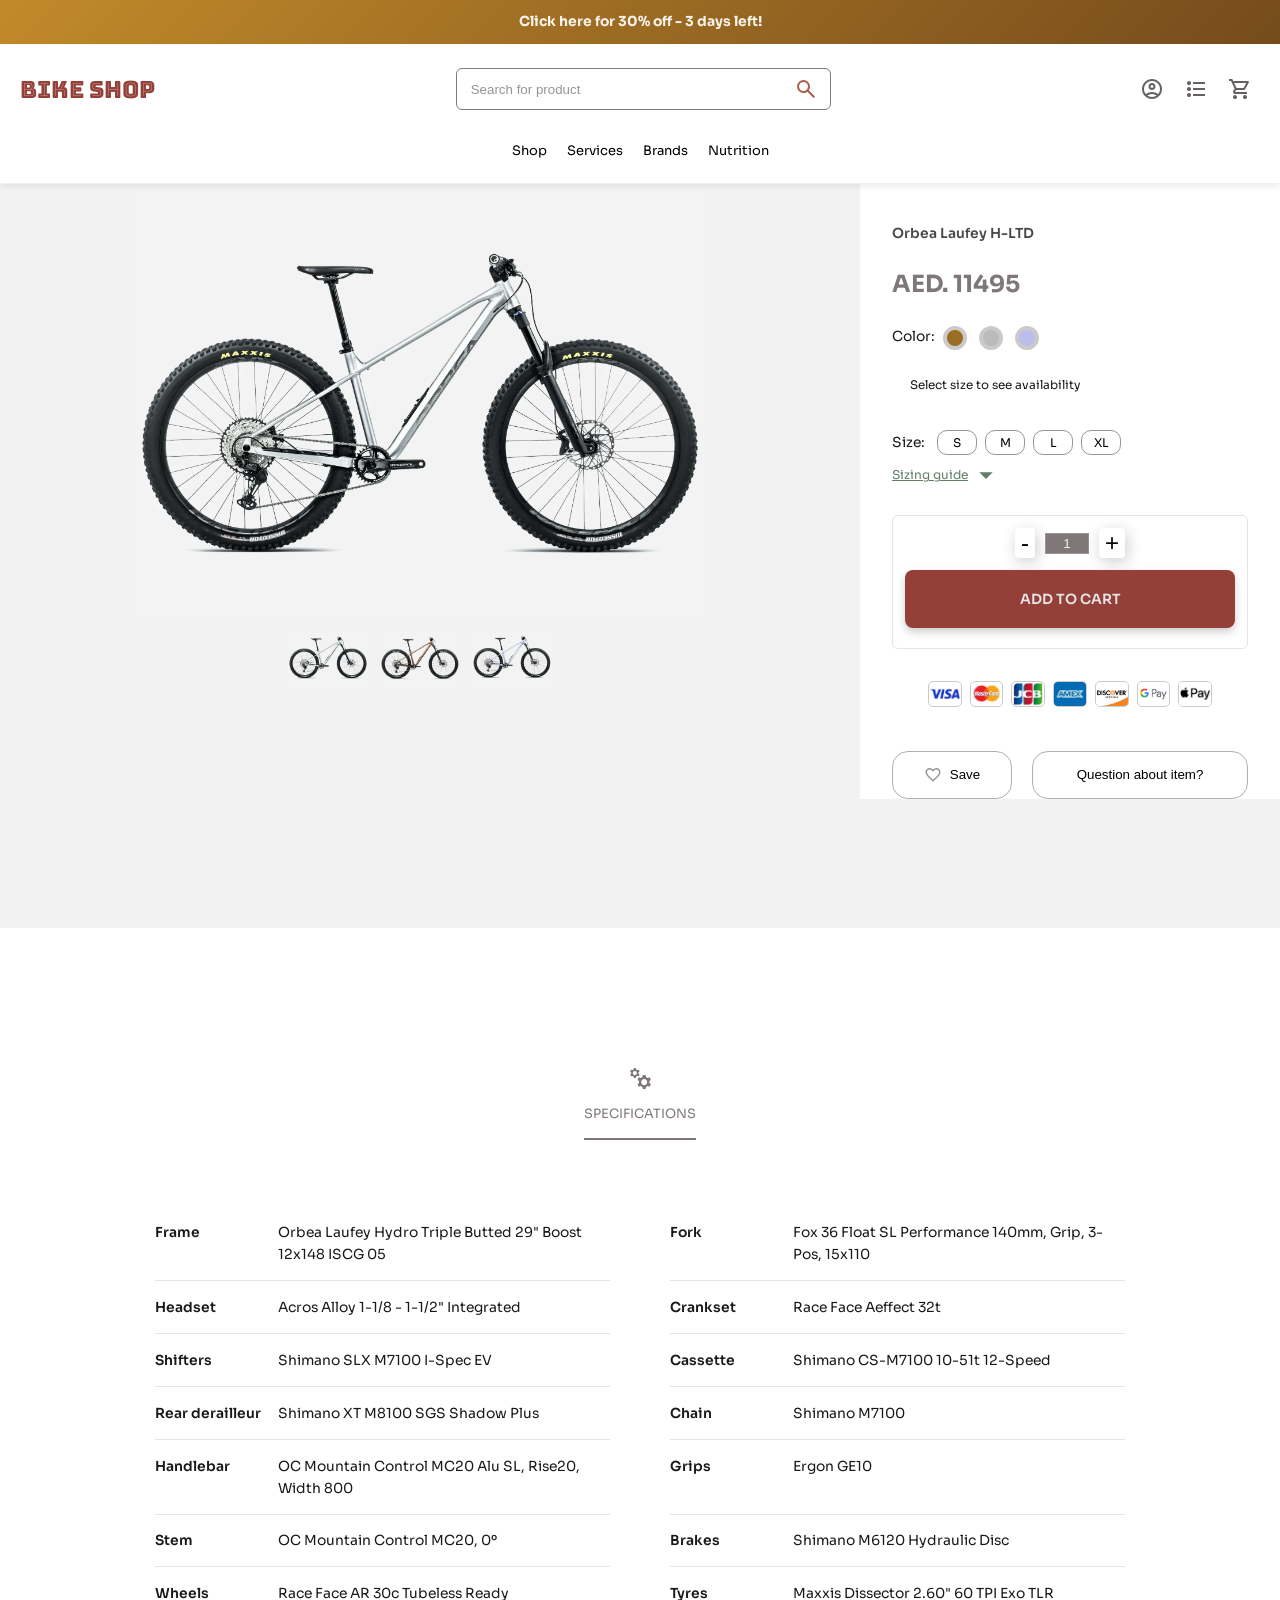
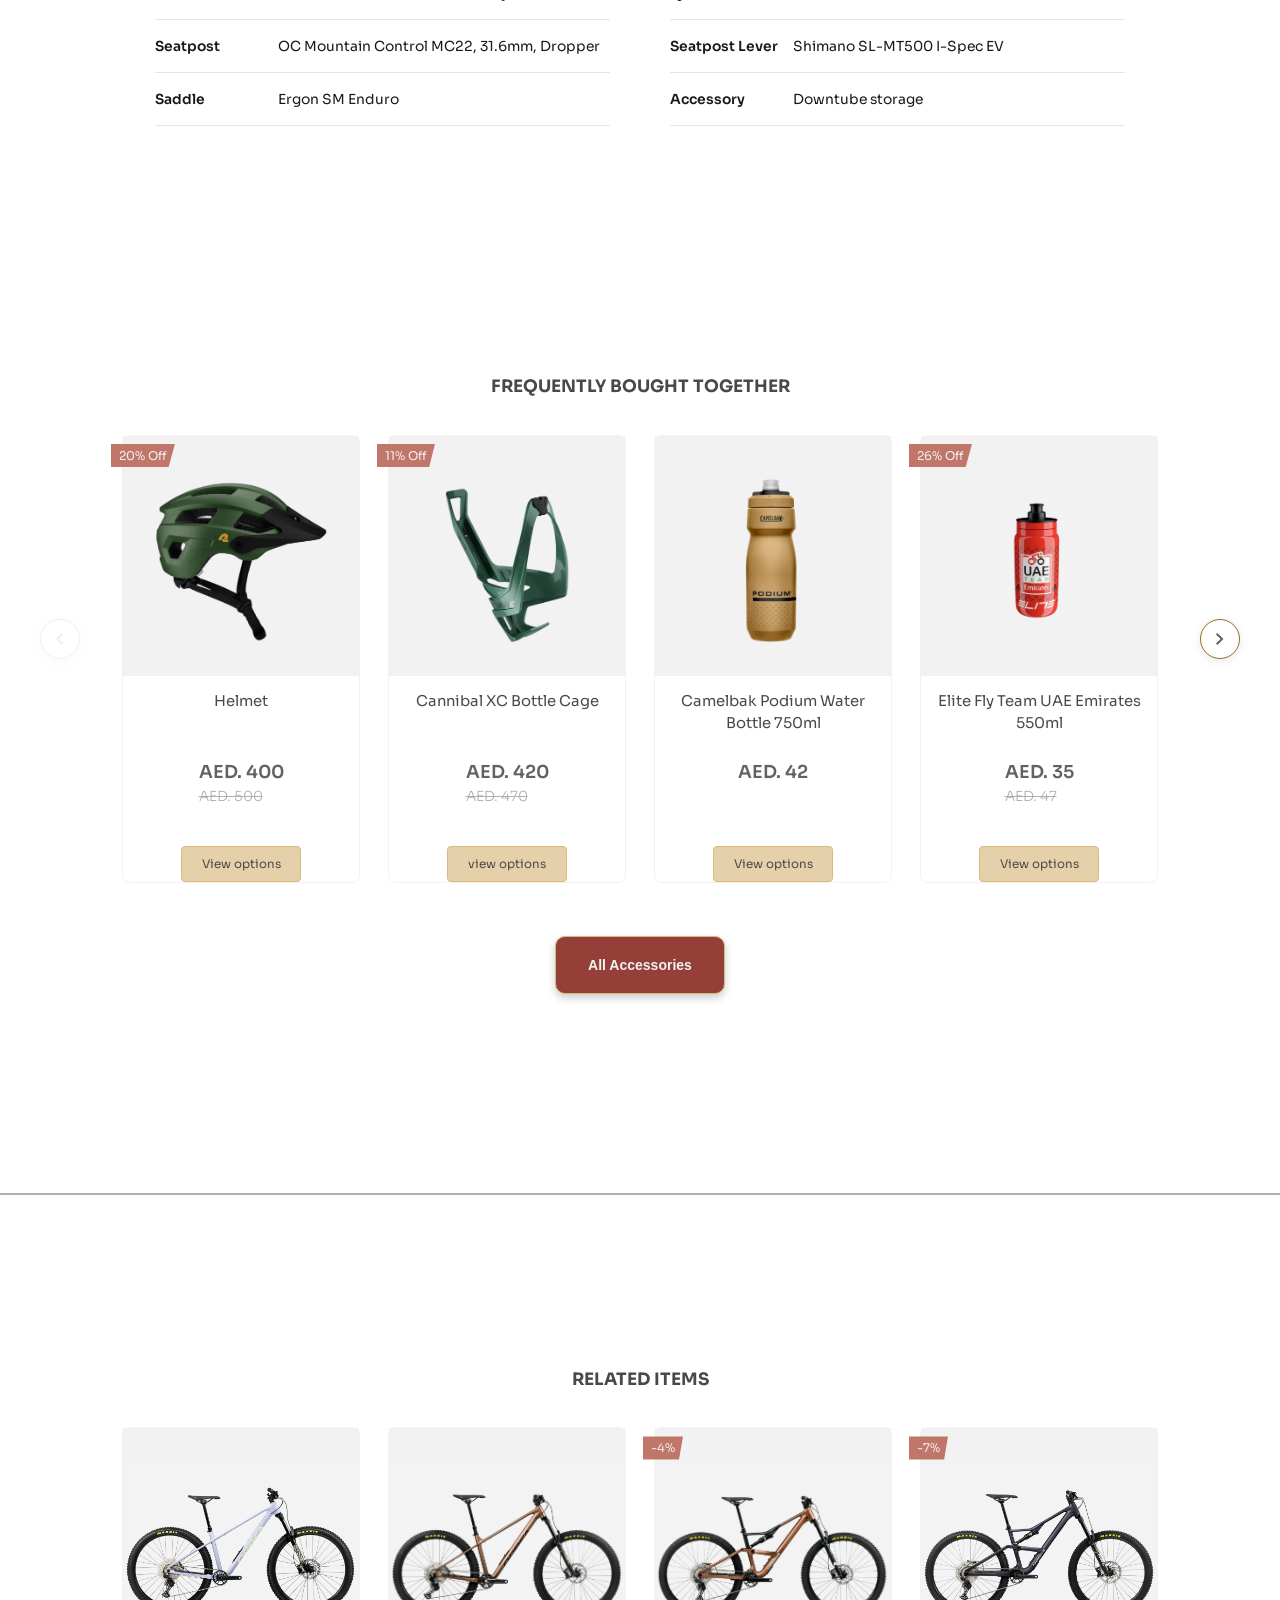
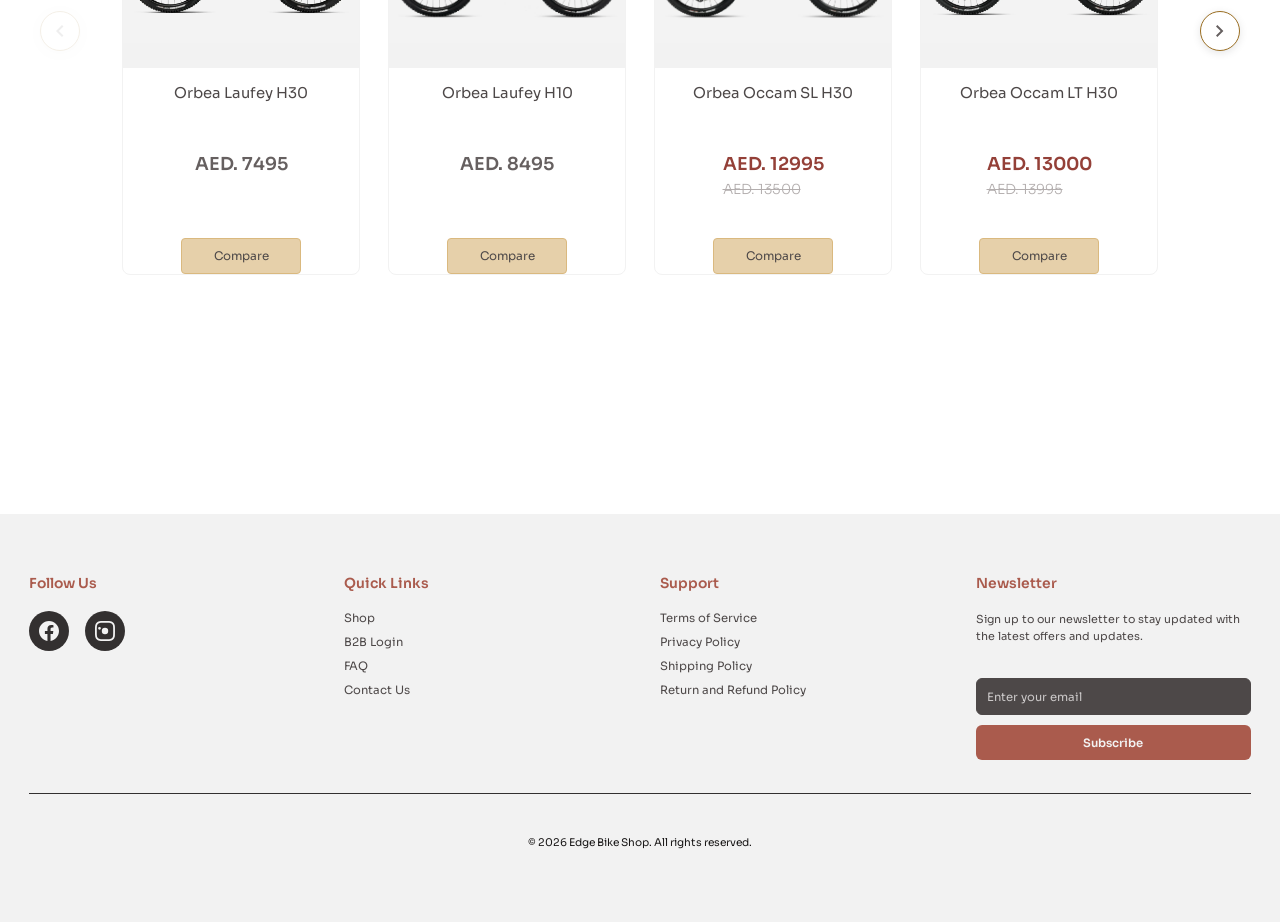
<file: pages/orbea-laufey-hltd.html>
<!DOCTYPE html>
<html lang="en">
    <head>
        <meta charset="UTF-8">
        <meta name="viewport" content="width=device-width, initial-scale=1.0">
        <title>Document</title>
        <link rel="stylesheet" href="../styles.css">
        <script src="../main.js" defer></script>
        <script src="../scripts/orbea-laufey-hltd.js" defer></script>
        <script src="../scripts/carousel.js" defer></script>
        <script src="../scripts/compare.js" defer></script>
        <script src="../scripts/magnify.js" defer></script>
        <script src="../scripts/prices.js" defer></script>

        <!--Bungee Inline-->
        <link rel="preconnect" href="https://fonts.googleapis.com">
        <link rel="preconnect" href="https://fonts.gstatic.com" crossorigin>
        <link href="https://fonts.googleapis.com/css2?family=Bungee+Hairline&family=Bungee+Inline&family=Bungee+Outline&family=Bungee+Shade&family=Bungee+Spice&family=DM+Serif+Display:ital@0;1&family=DM+Serif+Text:ital@0;1&family=Macondo&family=Ojuju:wght@200..800&family=Pixelify+Sans:wght@400..700&family=Poiret+One&family=Press+Start+2P&family=Schibsted+Grotesk:ital,wght@0,400..900;1,400..900&family=Silkscreen:wght@400;700&family=Sora:wght@100..800&family=VT323&display=swap" rel="stylesheet">

        <!--Sora-->
        <link rel="preconnect" href="https://fonts.googleapis.com">
        <link rel="preconnect" href="https://fonts.gstatic.com" crossorigin>
        <link href="https://fonts.googleapis.com/css2?family=DM+Serif+Display:ital@0;1&family=DM+Serif+Text:ital@0;1&family=Pixelify+Sans:wght@400..700&family=Press+Start+2P&family=Schibsted+Grotesk:ital,wght@0,400..900;1,400..900&family=Silkscreen:wght@400;700&family=Sora:wght@100..800&family=VT323&display=swap" rel="stylesheet">
    </head>
    <body>
        <div class="top-bar">
            <div class="offer-bar">
                <h5>Click here for 30% off - 3 days left!</h5>
            </div>
            <div class="search-bar">
                <div class="logo">BIKE SHOP</div>
                <form action="/search" method="get">
                    <div class="search-box hide-on-mobile">
                        <input type="text" name="q" placeholder="Search for product">
                        <svg class="search-icon" xmlns="http://www.w3.org/2000/svg" height="24px" viewBox="0 -960 960 960" width="24px" fill="#e3e3e3"><path d="M784-120 532-372q-30 24-69 38t-83 14q-109 0-184.5-75.5T120-580q0-109 75.5-184.5T380-840q109 0 184.5 75.5T640-580q0 44-14 83t-38 69l252 252-56 56ZM380-400q75 0 127.5-52.5T560-580q0-75-52.5-127.5T380-760q-75 0-127.5 52.5T200-580q0 75 52.5 127.5T380-400Z"/></svg>
                    </div>
                </form>
                <div class="profile-bar hide-on-mobile">
                    <svg xmlns="http://www.w3.org/2000/svg" height="24px" viewBox="0 -960 960 960" width="24px" fill="#e3e3e3"><path d="M234-276q51-39 114-61.5T480-360q69 0 132 22.5T726-276q35-41 54.5-93T800-480q0-133-93.5-226.5T480-800q-133 0-226.5 93.5T160-480q0 59 19.5 111t54.5 93Zm246-164q-59 0-99.5-40.5T340-580q0-59 40.5-99.5T480-720q59 0 99.5 40.5T620-580q0 59-40.5 99.5T480-440Zm0 360q-83 0-156-31.5T197-197q-54-54-85.5-127T80-480q0-83 31.5-156T197-763q54-54 127-85.5T480-880q83 0 156 31.5T763-763q54 54 85.5 127T880-480q0 83-31.5 156T763-197q-54 54-127 85.5T480-80Zm0-80q53 0 100-15.5t86-44.5q-39-29-86-44.5T480-280q-53 0-100 15.5T294-220q39 29 86 44.5T480-160Zm0-360q26 0 43-17t17-43q0-26-17-43t-43-17q-26 0-43 17t-17 43q0 26 17 43t43 17Zm0-60Zm0 360Z"/></svg>
                    <svg xmlns="http://www.w3.org/2000/svg" height="24px" viewBox="0 -960 960 960" width="24px" fill="#e3e3e3"><path d="M360-200v-80h480v80H360Zm0-240v-80h480v80H360Zm0-240v-80h480v80H360ZM200-160q-33 0-56.5-23.5T120-240q0-33 23.5-56.5T200-320q33 0 56.5 23.5T280-240q0 33-23.5 56.5T200-160Zm0-240q-33 0-56.5-23.5T120-480q0-33 23.5-56.5T200-560q33 0 56.5 23.5T280-480q0 33-23.5 56.5T200-400Zm0-240q-33 0-56.5-23.5T120-720q0-33 23.5-56.5T200-800q33 0 56.5 23.5T280-720q0 33-23.5 56.5T200-640Z"/></svg>
                    <svg xmlns="http://www.w3.org/2000/svg" height="24px" viewBox="0 -960 960 960" width="24px" fill="#e3e3e3"><path d="M280-80q-33 0-56.5-23.5T200-160q0-33 23.5-56.5T280-240q33 0 56.5 23.5T360-160q0 33-23.5 56.5T280-80Zm400 0q-33 0-56.5-23.5T600-160q0-33 23.5-56.5T680-240q33 0 56.5 23.5T760-160q0 33-23.5 56.5T680-80ZM246-720l96 200h280l110-200H246Zm-38-80h590q23 0 35 20.5t1 41.5L692-482q-11 20-29.5 31T622-440H324l-44 80h480v80H280q-45 0-68-39.5t-2-78.5l54-98-144-304H40v-80h130l38 80Zm134 280h280-280Z"/></svg>
                </div>
                <div class="hamburger-btn show-on-mobile">
                    <svg class="icon-hamburger" xmlns="http://www.w3.org/2000/svg" height="32px" viewBox="0 -960 960 960" width="32px" fill="#745319"><path d="M120-240v-80h720v80H120Zm0-200v-80h720v80H120Zm0-200v-80h720v80H120Z"/></svg>
                    <svg class="icon-close" xmlns="http://www.w3.org/2000/svg" height="24px" viewBox="0 -960 960 960" width="24px" fill="#e3e3e3"><path d="m256-200-56-56 224-224-224-224 56-56 224 224 224-224 56 56-224 224 224 224-56 56-224-224-224 224Z"/></svg>
                </div>
            </div>
            <div class="navbar hide-on-mobile">
                <li>Shop</li>
                <li>Services</li>
                <li>Brands</li>
                <li>Nutrition</li>
            </div>
            <div class="mobile-menu">
                <ul>
                    <li>Shop</li>
                    <li>Services</li>
                    <li>Brands</li>
                    <li>Nutrition</li>
                </ul>
                <form action="/search" method="get" class="mobile-search"> 
                    <div class="search-box"> 
                        <input type="text" name="q" placeholder="Search for product"> 
                        <svg class="search-icon" xmlns="http://www.w3.org/2000/svg" height="24px" viewBox="0 -960 960 960" width="24px" fill="#e3e3e3"><path d="M784-120 532-372q-30 24-69 38t-83 14q-109 0-184.5-75.5T120-580q0-109 75.5-184.5T380-840q109 0 184.5 75.5T640-580q0 44-14 83t-38 69l252 252-56 56ZM380-400q75 0 127.5-52.5T560-580q0-75-52.5-127.5T380-760q-75 0-127.5 52.5T200-580q0 75 52.5 127.5T380-400Z"/> </svg> 
                    </div> 
                </form>
                <div class="mobile-profile-bar"> 
                    <div class="profile-item"> 
                        <svg xmlns="http://www.w3.org/2000/svg" height="24px" viewBox="0 -960 960 960" width="24px" fill="#e3e3e3"><path d="M234-276q51-39 114-61.5T480-360q69 0 132 22.5T726-276q35-41 54.5-93T800-480q0-133-93.5-226.5T480-800q-133 0-226.5 93.5T160-480q0 59 19.5 111t54.5 93Zm246-164q-59 0-99.5-40.5T340-580q0-59 40.5-99.5T480-720q59 0 99.5 40.5T620-580q0 59-40.5 99.5T480-440Zm0 360q-83 0-156-31.5T197-197q-54-54-85.5-127T80-480q0-83 31.5-156T197-763q54-54 127-85.5T480-880q83 0 156 31.5T763-763q54 54 85.5 127T880-480q0 83-31.5 156T763-197q-54 54-127 85.5T480-80Zm0-80q53 0 100-15.5t86-44.5q-39-29-86-44.5T480-280q-53 0-100 15.5T294-220q39 29 86 44.5T480-160Zm0-360q26 0 43-17t17-43q0-26-17-43t-43-17q-26 0-43 17t-17 43q0 26 17 43t43 17Zm0-60Zm0 360Z"/></svg>                      
                        Login
                    </div> 
                    <div class="profile-item"> 
                        <svg xmlns="http://www.w3.org/2000/svg" height="24px" viewBox="0 -960 960 960" width="24px" fill="#e3e3e3"><path d="m480-120-58-52q-101-91-167-157T150-447.5Q111-500 95.5-544T80-634q0-94 63-157t157-63q52 0 99 22t81 62q34-40 81-62t99-22q94 0 157 63t63 157q0 46-15.5 90T810-447.5Q771-395 705-329T538-172l-58 52Zm0-108q96-86 158-147.5t98-107q36-45.5 50-81t14-70.5q0-60-40-100t-100-40q-47 0-87 26.5T518-680h-76q-15-41-55-67.5T300-774q-60 0-100 40t-40 100q0 35 14 70.5t50 81q36 45.5 98 107T480-228Zm0-273Z"/></svg>                        
                        Wishlist
                    </div> 
                    <div class="profile-item"> 
                        <svg xmlns="http://www.w3.org/2000/svg" height="24px" viewBox="0 -960 960 960" width="24px" fill="#e3e3e3"><path d="M280-80q-33 0-56.5-23.5T200-160q0-33 23.5-56.5T280-240q33 0 56.5 23.5T360-160q0 33-23.5 56.5T280-80Zm400 0q-33 0-56.5-23.5T600-160q0-33 23.5-56.5T680-240q33 0 56.5 23.5T760-160q0 33-23.5 56.5T680-80ZM246-720l96 200h280l110-200H246Zm-38-80h590q23 0 35 20.5t1 41.5L692-482q-11 20-29.5 31T622-440H324l-44 80h480v80H280q-45 0-68-39.5t-2-78.5l54-98-144-304H40v-80h130l38 80Zm134 280h280-280Z"/></svg>                        
                        Cart 
                    </div> 
                </div>
            </div>
        </div>
            <!-- add background overlay -->
        <div class="mobile-overlay"></div>
        <div class="wrapper product-page" data-product="orbea-laufey-h-ltd">
            <div class="product-main-cont">
                <div class="main-product-img-cont">
                    <div>
                        <img class="main-product-img" src="../images/Orbea_Laufey_H_LTD_silver_cropped.webp" alt="">
                    </div>
                    <p class="discount-tab"></p>
                </div>
                <div class="bike-images-cont">
                    <img class="scroll-img" id="silver" src="../images/Orbea_Laufey_H_LTD_silver_cropped.webp" alt="">
                    <img class="scroll-img" id="copper" src="../images/Orbea_laufey_H_LTD_copper_cropped.webp" alt="">
                    <img class="scroll-img" id="lavender" src="../images/Orbea_Laufey_H_LTD_lavender_cropped.webp" alt="">
                </div>
            </div>
            <div class="bike-sale-details-cont">
                <div class="name-box">
                    <h5>Orbea Laufey H-LTD</h5>
                </div>
                <div class="price-cont">
                    <h6 class="old-price">AED. 11495</h6>
                    <h3 class="new-price">AED. 11495</h3>
                </div>
                <div class="color-wrapper">
                    <div class="color-box-cont">
                        <p>Color:</p>
                        <div class="color-box">
                            <div class="color copper"></div>
                            <div class="color silver"></div>
                            <div class="color lavender"></div>
                        </div>
                    </div>
                    <p class="color-name"></p>
                </div>
                <div class="availability-box">
                    <div class="availability">
                        <div class="availability-color"></div>
                        <div class="availability-info">
                            <p>Select size to see availability</p>
                        </div>
                    </div>
                    <div class="notify-dropdown">
                        <p>Notify you when back in stock?</p>
                        <div class="notify-buttons">
                            <button class="notify-yes">Yes</button>
                            <button class="notify-cancel">Cancel</button>
                        </div>
                    </div>
                    <div class="pre-order-dropdown">
                        <p>Would you like to pre-order?</p>
                        <div class="notify-buttons">
                            <button class="pre-order-yes">Yes</button>
                            <button class="pre-order-cancel">Cancel</button>
                        </div>
                    </div>
                </div>
                <div class="size-box-wrapper">
                    <div class="size-box-inner">
                        <p>Size:</p>
                        <div class="size-box-cont">
                            <div class="size-box">S</div>
                            <div class="size-box">M</div>
                            <div class="size-box">L</div>
                            <div class="size-box">XL</div>
                        </div>
                    </div>
                    <div class="sizing-cont">
                        <div class="sizing-guide">
                            Sizing guide
                            <svg class="arrow-down" xmlns="http://www.w3.org/2000/svg" height="32px" viewBox="0 -960 960 960" width="32px" fill="currentColor"><path d="M480-360 280-560h400L480-360Z"/></svg>
                            <svg class="arrow-up" xmlns="http://www.w3.org/2000/svg" height="32px" viewBox="0 -960 960 960" width="32px" fill="currentColor"><path d="m280-400 200-200 200 200H280Z"/></svg>
                        </div>
                        <div class="sizing-menu">
                            <div class="size-row-cont">
                                <div class="size-row">
                                    <div class="size-label">S</div>
                                    <div class="size-range" data-cm="163 --- 172" data-feet="5' 3&quot; --- 5' 6&quot;">
                                        163 --- 172 cm
                                    </div>
                                </div>
                                <div class="size-row">
                                    <div class="size-label">M</div>
                                    <div class="size-range" data-cm="171 --- 180" data-feet="5' 6&quot; --- 5' 9&quot;">
                                        171 --- 180 cm
                                    </div>
                                </div>
                                <div class="size-row">
                                    <div class="size-label">L</div>
                                    <div class="size-range" data-cm="179 --- 188" data-feet="5' 8&quot; --- 6' 2&quot;">
                                        179 --- 188 cm
                                    </div>
                                </div>
                                <div class="size-row">
                                    <div class="size-label">XL</div>
                                    <div class="size-range" data-cm="187 --- 196" data-feet="6' 1&quot; --- 6' 4&quot;">
                                        187 --- 196 cm
                                    </div>
                                </div>
                            </div>
                            <div class="toggle-measurement-unit">
                                <div class="unit-toggle">
                                    <div class="unit-option active" data-unit="cm">
                                        cm
                                    </div>
                                    <div class="unit-option" data-unit="inches">
                                        feet
                                    </div>
                                </div>
                            </div>
                        </div>
                    </div>
                </div>
                <div class="quantity-cont">
                    <div class="quantity-box">
                        <button type="button" class="decrement">-</button>
                        <input type="number" class="quantity" value="1" min="1">
                        <button type="button" class="increment">+</button>
                    </div>
                    <div class="button btn-main">
                        ADD TO CART
                    </div>
                </div>        
                <div class="payment-options-wrapper">
                    <div class="payment-options-cont">
                        <img src="../images/Visa_cropped (1).png" alt="Visa credit card">
                    </div>
                    <div class="payment-options-cont">
                        <img src="../images/Mastercard_cropped (1).png" alt="Mastercard credit card">
                    </div>
                    <div class="payment-options-cont">
                        <img src="../images/JCB_cropped.png" alt="JCB credit card">
                    </div>
                    <div class="payment-options-cont">
                        <img src="../images/amex.png" alt="American express credit card">
                    </div>
                    <div class="payment-options-cont">
                        <img src="../images/discover_card_cropped.webp" alt="Discover credit card">
                    </div>
                    <div class="payment-options-cont">
                        <img src="../images/google-pay_cropped.webp" alt="Google pay payment option">
                    </div>
                    <div class="payment-options-cont">
                        <img src="../images/apple-pay-logo.png" alt="Apple pay payment options">
                    </div>
                </div>
                <div class="wishlist-box">
                    <button class="block with-img">
                        <svg xmlns="http://www.w3.org/2000/svg" height="18pxpx" viewBox="0 -960 960 960" width="18px" fill="#c18a2a"><path d="m480-120-58-52q-101-91-167-157T150-447.5Q111-500 95.5-544T80-634q0-94 63-157t157-63q52 0 99 22t81 62q34-40 81-62t99-22q94 0 157 63t63 157q0 46-15.5 90T810-447.5Q771-395 705-329T538-172l-58 52Zm0-108q96-86 158-147.5t98-107q36-45.5 50-81t14-70.5q0-60-40-100t-100-40q-47 0-87 26.5T518-680h-76q-15-41-55-67.5T300-774q-60 0-100 40t-40 100q0 35 14 70.5t50 81q36 45.5 98 107T480-228Zm0-273Z"/></svg>
                        Save
                    </button>
                    <button type="button" class="block">
                        Question about item?
                    </button>
                </div>
            </div>
        </div>
        <div class="wrapper mid-section dark-section">
            <div class="section-icon">
                <svg xmlns="http://www.w3.org/2000/svg" height="36px" viewBox="0 -960 960 960" width="36px" fill="currentColor"><path d="m234-480-12-60q-12-5-22.5-10.5T178-564l-58 18-40-68 46-40q-2-13-2-26t2-26l-46-40 40-68 58 18q11-8 21.5-13.5T222-820l12-60h80l12 60q12 5 22.5 10.5T370-796l58-18 40 68-46 40q2 13 2 26t-2 26l46 40-40 68-58-18q-11 8-21.5 13.5T326-540l-12 60h-80Zm40-120q33 0 56.5-23.5T354-680q0-33-23.5-56.5T274-760q-33 0-56.5 23.5T194-680q0 33 23.5 56.5T274-600ZM592-40l-18-84q-17-6-31.5-14.5T514-158l-80 26-56-96 64-56q-2-18-2-36t2-36l-64-56 56-96 80 26q14-11 28.5-19.5T574-516l18-84h112l18 84q17 6 31.5 14.5T782-482l80-26 56 96-64 56q2 18 2 36t-2 36l64 56-56 96-80-26q-14 11-28.5 19.5T722-124l-18 84H592Zm56-160q50 0 85-35t35-85q0-50-35-85t-85-35q-50 0-85 35t-35 85q0 50 35 85t85 35Z"/></svg>
                <div class="section-head">
                    SPECIFICATIONS
                </div>
            </div>
            <div class="part-description-cont">
                <div class="part-description">
                    <div class="part">
                        <p>Frame</p>
                    </div>
                    <div class="description">
                        <p>Orbea Laufey Hydro Triple Butted 29" Boost 12x148 ISCG 05</p>
                    </div>
                </div>
                <div class="part-description">
                    <div class="part">
                        <p>Fork</p>
                    </div>
                    <div class="description">
                        <p>Fox 36 Float SL Performance 140mm, Grip, 3-Pos, 15x110</p>
                    </div>
                </div>
                <div class="part-description">
                    <div class="part">
                        <p>Headset</p>
                    </div>
                    <div class="description">
                        <p>Acros Alloy 1-1/8 - 1-1/2" Integrated</p>
                    </div>
                </div>
                <div class="part-description">
                    <div class="part">
                        <p>Crankset</p>
                    </div>
                    <div class="description">
                        <p>Race Face Aeffect 32t</p>
                    </div>
                </div>
                <div class="part-description">
                    <div class="part">
                        <p>Shifters</p>
                    </div>
                    <div class="description">
                        <p>Shimano SLX M7100 I-Spec EV</p>
                    </div>
                </div>
                <div class="part-description">
                    <div class="part">
                        <p>Cassette</p>
                    </div>
                    <div class="description">
                        <p>Shimano CS-M7100 10-51t 12-Speed</p>
                    </div>
                </div>
                <div class="part-description">
                    <div class="part">
                        <p>Rear derailleur</p>
                    </div>
                    <div class="description">
                        <p>Shimano XT M8100 SGS Shadow Plus</p>
                    </div>
                </div>
                <div class="part-description">
                    <div class="part">
                        <p>Chain</p>
                    </div>
                    <div class="description">
                        <p>Shimano M7100</p>
                    </div>
                </div>
                <div class="part-description">
                    <div class="part">
                        <p>Handlebar</p>
                    </div>
                    <div class="description">
                        <p>OC Mountain Control MC20 Alu SL, Rise20, Width 800</p>
                    </div>
                </div>
                <div class="part-description">
                    <div class="part">
                        <p>Grips</p>
                    </div>
                    <div class="description">
                        <p>Ergon GE10</p>
                    </div>
                </div>
                <div class="part-description">
                    <div class="part">
                        <p>Stem</p>
                    </div>
                    <div class="description">
                        <p>OC Mountain Control MC20, 0º</p>
                    </div>
                </div>
                <div class="part-description">
                    <div class="part">
                        <p>Brakes</p>
                    </div>
                    <div class="description">
                        <p>Shimano M6120 Hydraulic Disc</p>
                    </div>
                </div>
                <div class="part-description">
                    <div class="part">
                        <p>Wheels</p>
                    </div>
                    <div class="description">
                        <p>Race Face AR 30c Tubeless Ready</p>
                    </div>
                </div>
                <div class="part-description">
                    <div class="part">
                        <p>Tyres</p>
                    </div>
                    <div class="description">
                        <p>Maxxis Dissector 2.60" 60 TPI Exo TLR</p>
                    </div>
                </div>
                <div class="part-description">
                    <div class="part">
                        <p>Seatpost</p>
                    </div>
                    <div class="description">
                        <p>OC Mountain Control MC22, 31.6mm, Dropper</p>
                    </div>
                </div>
                <div class="part-description">
                    <div class="part">
                        <p>Seatpost Lever</p>
                    </div>
                    <div class="description">
                        <p>Shimano SL-MT500 I-Spec EV</p>
                    </div>
                </div>
                <div class="part-description">
                    <div class="part">
                        <p>Saddle</p>
                    </div>
                    <div class="description">
                        <p>Ergon SM Enduro</p>
                    </div>
                </div>
                <div class="part-description">
                    <div class="part">
                        <p>Accessory</p>
                    </div>
                    <div class="description">
                        <p>Downtube storage</p>
                    </div>
                </div>
            </div>
        </div>
        <div class="mid-section">
            <div class="section-header">
                <h4>FREQUENTLY BOUGHT TOGETHER</h4>
            </div>
            
            <!-- Carousel Wrapper -->
            <div class="carousel">
                
                <!-- Left Arrow Button -->
                <button class="carousel-arrow carousel-arrow-left">
                    <svg xmlns="http://www.w3.org/2000/svg" height="24px" viewBox="0 -960 960 960" width="24px"><path d="M560-240 320-480l240-240 56 56-184 184 184 184-56 56Z"/></svg>
                </button>

                <!-- Carousel Items Container (scrollable area) -->
                <div class="carousel-items">

                    <!--card 1 - Helmet-->
                    <a href="" class="card">
                        <div class="card-img-cont">
                            <p class="card-discount"></p>
                            <img src="../images/Helmet.png" alt="Helmet" class="card-img"> 
                        </div>
                        <div class="card-info">
                            <h5 class="card-product">Helmet</h5>
                            <div class="card-price-cont">
                                <p class="card-price">AED. 400</p>
                                <p class="card-old-price">AED. 500</p>
                            </div>
                        </div>
                        <div class="carousel-btn">
                            View options
                        </div>
                        
                    </a>

                    <!--card 2 - Bottle cage-->
                    <a href="" class="card">
                        <div class="card-img-cont">
                            <p class="card-discount"></p>
                            <img src="../images/Bottle_cage.png" alt="Bottle cage" class="card-img">
                        </div>
                        <div class="card-info">
                            <h5 class="card-product">Cannibal XC Bottle Cage</h5>
                            <div class="card-price-cont">
                                <p class="card-price">AED. 420</p>
                                <p class="card-old-price">AED. 470</p>
                            </div>
                        </div>
                        <div class="carousel-btn">
                            view options
                        </div>
                    </a>
                    
                    <!--card 3 - Camelbak Podium Water Bottle-->
                    <a href="" class="card">
                        <div class="card-img-cont">
                            <p class="card-discount"></p>
                            <img src="../images/Water_bottle.png" alt="Water bottle" class="card-img">
                        </div>
                        <div class="card-info">
                            <h5 class="card-product">Camelbak Podium Water Bottle 750ml</h5>
                            <div class="card-price-cont">
                                <p class="card-price">AED. 42</p>
                                <p class="card-old-price">AED. 37</p>
                            </div>
                        </div>
                        <div class="carousel-btn">
                            View options
                        </div>
                    </a>

                    <!--card 4 - Elite Fly Team UAE Emirates-->
                    <a href="" class="card">
                        <div class="card-img-cont">
                            <p class="card-discount"></p>
                            <img src="../images/elite-fly-team-uae-emirates-550ml.png" alt="Water bottle" class="card-img">
                        </div>
                        <div class="card-info">
                            <h5 class="card-product">Elite Fly Team UAE Emirates 550ml</h5>
                            <div class="card-price-cont">
                                <p class="card-price">AED. 35</p>
                                <p class="card-old-price">AED. 47</p>
                            </div>
                        </div>
                        <div class="carousel-btn">
                            View options
                        </div>
                    </a>

                    <!-- Card 5 - Giro gloves-->
                    <a href="" class="card">
                        <div class="card-img-cont">
                            <p class="card-discount"></p>
                            <img src="../images/Gloves_cropped_processed_by_imagy.png" alt="Gloves" class="card-img">
                        </div>
                        <div class="card-info">
                            <h5 class="card-product">Giro gloves</h5>
                            <div class="card-price-cont">
                                <p class="card-price">AED. 115</p>
                                <p class="card-old-price">AED. 125</p>
                            </div>
                        </div>
                        <div class="carousel-btn">
                            View options
                        </div>
                    </a>

                    <!-- Card 6 - Photocromatic Glasses-->
                    <a href="" class="card">
                        <div class="card-img-cont">
                            <p class="card-discount"></p>
                            <img src="../images/Glasses.png" alt="Glasses" class="card-img">
                        </div>
                        <div class="card-info">
                            <h5 class="card-product">Photocromatic Glasses</h5>
                            <div class="card-price-cont">
                                <p class="card-price">AED. 115</p>
                                <p class="card-old-price">AED. 110</p>
                            </div>
                        </div>
                        <div class="carousel-btn">
                            View options
                        </div>
                    </a>

                    <!-- Card 7 - Lezyne ABS Pump-->
                    <a href="" class="card">
                        <div class="card-img-cont">
                            <p class="card-discount"></p>
                            <img src="../images/Hand_pump.png" alt="Hand pump" class="card-img">
                        </div>
                        <div class="card-info">
                            <h5 class="card-product">Lezyne ABS Pump</h5>
                            <div class="card-price-cont">
                                <p class="card-price">AED. 85</p>
                                <p class="card-old-price">AED. 80</p>
                            </div>
                        </div>
                        <div class="carousel-btn">
                            View options
                        </div>
                    </a>

                    <!-- Card 8 - Silca Super Secret Lube-->
                    <a href="" class="card">
                        <div class="card-img-cont">
                            <p class="card-discount"></p>
                            <img src="../images/Bike_lube.png" alt="Bike lube" class="card-img">
                        </div>
                        <div class="card-info">
                            <h5 class="card-product">Silca Super Secret Lube</h5>
                            <div class="card-price-cont">
                                <p class="card-price">AED. 95</p>
                                <p class="card-old-price">AED. 110</p>
                            </div>
                        </div>
                        <div class="carousel-btn">
                            View options
                        </div>
                    </a>

                    <!-- Card 9 - Beamer 700 Lights-->
                    <a href="" class="card">
                        <div class="card-img-cont">
                            <p class="card-discount"></p>
                            <img src="../images/Bike_lights.png" alt="Bike lights" class="card-img">
                        </div>
                        <div class="card-info">
                            <h5 class="card-product">Beamer 700 Lights</h5>
                            <div class="card-price-cont">
                                <p class="card-price">AED. 320</p>
                                <p class="card-old-price">AED. 110</p>
                            </div>
                        </div>
                        <div class="carousel-btn">
                            View options
                        </div>
                    </a>

                    <!-- Card 10 - PEdALED yama trail grey men-->
                    <a href="" class="card">
                        <div class="card-img-cont">
                            <p class="card-discount"></p>
                            <img src="../images/pedaled-yama-trail-men-grey-2.png" alt="Bike jersey" class="card-img">
                        </div>
                        <div class="card-info">
                            <h5 class="card-product">PEdALED yama trail grey men</h5>
                            <div class="card-price-cont">
                                <p class="card-price">AED. 320</p>
                                <p class="card-old-price">AED. 640</p>
                            </div>
                        </div>
                        <div class="carousel-btn">
                            View options
                        </div>
                    </a>
                </div>

                <!-- Right Arrow Button -->
                <button class="carousel-arrow carousel-arrow-right">
                    <svg xmlns="http://www.w3.org/2000/svg" height="24px" viewBox="0 -960 960 960" width="24px" fill="#e3e3e3"><path d="M504-480 320-664l56-56 240 240-240 240-56-56 184-184Z"/></svg>
                </button>

            </div>

            <!-- Carousel Scroll Bar (progress indicator) -->
            <!--<div class="carousel-scrollbar">
                <div class="carousel-scrollbar-fill"></div>
            </div>-->
            <button class="btn-mid-section" >All Accessories</button>
        </div>

        <div class="divider"></div>

        <div class="mid-section">
            <div class="section-header">
                <h4>RELATED ITEMS</h4>
            </div>
            
            <!-- Carousel Wrapper -->
            <div class="carousel">
                
                <!-- Left Arrow Button -->
                <button class="carousel-arrow carousel-arrow-left">
                    <svg xmlns="http://www.w3.org/2000/svg" height="24px" viewBox="0 -960 960 960" width="24px"><path d="M560-240 320-480l240-240 56 56-184 184 184 184-56 56Z"/></svg>
                </button>

                <!-- Carousel Items Container (scrollable area) -->
                <div class="carousel-items">

                    
                    <!--card 1 - Orbea laufey H30-->
                    <a href="../pages/orbea-laufey-h30.html" class="card" data-product="orbea-laufey-h30">
                        <div class="card-img-cont">
                            <p class="card-discount"></p>
                            <img src="../images/Orbea_Laufey_H30_lavender_cropped.webp" alt="Orbea Laufey h30" class="card-img"> 
                        </div>
                        <div class="card-info">
                            <h5 class="card-product">Orbea Laufey H30</h5>
                            <div class="card-price-cont">
                                <p class="card-price">AED. 7495</p>
                                <p class="card-old-price">AED. 7495</p>
                            </div>
                        </div>
                        <div class="carousel-btn" onclick="openCompare(this); return false;">
                            Compare
                        </div>
                    </a>
                    
                    <!--card 2 orbea laufey H10-->
                    <a href="../pages/orbea-laufey-h10.html" class="card" data-product="orbea-laufey-h10">
                        <div class="card-img-cont">
                            <p class="card-discount"></p>
                            <img class="card-img" src="../images/Orbea_Laufey_H10_copper_cropped.webp" alt="Orbea Laufey H10"> 
                        </div>
                        <div class="card-info">
                            <h5 class="card-product">Orbea Laufey H10</h5>
                            <div class="card-price-cont">
                                <p class="card-price">AED. 8495</p>
                                <p class="card-old-price">AED. 8495</p>
                            </div>
                        </div>
                        <div class="carousel-btn" onclick="openCompare(this); return false;">
                            Compare
                        </div>
                    </a>

                    <!--card 3 - Orbea Occam SL h30-->
                    <a href="../pages/orbea-occam-sl-h30.html" class="card" data-product="orbea-occam-sl-h30">
                        <div class="card-img-cont">
                            <p class="card-discount"></p>
                            <img src="../images/Orbea_Occam_SL_H30_cropped.webp" alt="Orbea bicycle image" class="card-img">
                        </div>
                        <div class="card-info">
                            <h5 class="card-product">Orbea Occam SL H30</h5>
                            <div class="card-price-cont">
                                <p class="card-price">AED. 12995</p>
                                <p class="card-old-price">AED. 13500</p>
                            </div>
                        </div>
                        <div class="carousel-btn" onclick="openCompare(this); return false;">
                            Compare
                        </div>
                    </a>

                    <!-- Card 4 - Orbea Occam LT H30-->
                    <a href="../pages/orbea-occam-lt-h30.html" class="card" data-product="orbea-occam-lt-h30">
                        <div class="card-img-cont">
                            <p class="card-discount"></p>
                            <img src="../images/Orbea_OCCAM_LT_H30_black_cropped.webp" alt="Orbea Alma M30" class="card-img">
                        </div>
                        <div class="card-info">
                            <h5 class="card-product">Orbea Occam LT H30</h5>
                            <div class="card-price-cont">
                                <p class="card-price">AED. 13995</p>
                                <p class="card-old-price">AED. 13995</p>
                            </div>
                        </div>
                        <div class="carousel-btn" onclick="openCompare(this); return false;">
                            Compare
                        </div>
                    </a>

                    <!-- Card 5 - Orbea Occam SL H10-->
                    <a href="../pages/orbea-occam-sl-h10.html" class="card" data-product="orbea-occam-sl-h10">
                        <div class="card-img-cont">
                            <p class="card-discount"></p>
                            <img src="../images/Orbea_Occam_SL_H10_green_cropped.webp" alt="Orbea Alma M30" class="card-img">
                        </div>
                        <div class="card-info">
                            <h5 class="card-product">Orbea Occam SL H10</h5>
                            <div class="card-price-cont">
                                <p class="card-price">AED. 13995</p>
                                <p class="card-old-price">AED. 13995</p>
                            </div>
                        </div>
                        <div class="carousel-btn" onclick="openCompare(this); return false;">
                            Compare
                        </div>
                    </a>
             </div>

                <!-- Right Arrow Button -->
                <button class="carousel-arrow carousel-arrow-right">
                    <svg xmlns="http://www.w3.org/2000/svg" height="24px" viewBox="0 -960 960 960" width="24px" fill="#e3e3e3"><path d="M504-480 320-664l56-56 240 240-240 240-56-56 184-184Z"/></svg>
                </button>

            </div>

            <!-- Carousel Scroll Bar (progress indicator) -->
            <!--<div class="carousel-scrollbar">
                <div class="carousel-scrollbar-fill"></div>
            </div>-->
        </div>

        <!-- Footer -->
        <footer class="footer">
            <div class="footer-container">
                <!-- Social Media Icons -->
                <div class="footer-section social-section">
                    <h5 class="footer-title">Follow Us</h5>
                    <div class="social-icons">
                        <a href="#facebook" class="social-icon facebook" aria-label="Facebook">
                            <svg xmlns="http://www.w3.org/2000/svg" viewBox="0 0 24 24" fill="currentColor">
                                <path d="M24 12.073c0-6.627-5.373-12-12-12s-12 5.373-12 12c0 5.99 4.388 10.954 10.125 11.854v-8.385H7.078v-3.47h3.047V9.43c0-3.007 1.792-4.669 4.533-4.669 1.312 0 2.686.235 2.686.235v2.953H15.83c-1.491 0-1.956.925-1.956 1.874v2.25h3.328l-.532 3.47h-2.796v8.385C19.612 23.027 24 18.062 24 12.073z"/>
                            </svg>
                        </a>
                        <a href="#instagram" class="social-icon instagram" aria-label="Instagram">
                            <svg xmlns="http://www.w3.org/2000/svg" viewBox="0 0 24 24" fill="currentColor">
                                <path d="M12 0C8.74 0 8.333.015 7.053.072 5.775.132 4.905.333 4.117.63c-.794.297-1.473.645-2.148 1.32-.675.675-1.023 1.354-1.32 2.148-.297.788-.5 1.659-.56 2.937C.015 8.333 0 8.74 0 12s.015 3.667.072 4.947c.06 1.277.263 2.148.56 2.936.297.792.645 1.472 1.32 2.147.675.675 1.355 1.023 2.148 1.32.788.297 1.66.499 2.937.559C8.333 23.988 8.74 24 12 24s3.667-.015 4.947-.072c1.277-.06 2.148-.262 2.936-.559.792-.297 1.472-.645 2.147-1.32.675-.675 1.023-1.355 1.32-2.147.297-.788.499-1.66.559-2.937.058-1.28.072-1.687.072-4.947s-.015-3.667-.072-4.947c-.06-1.277-.262-2.149-.559-2.936-.297-.792-.645-1.473-1.32-2.148-.675-.675-1.355-1.023-2.147-1.32-.788-.297-1.66-.499-2.937-.559C15.667.015 15.26 0 12 0zm0 2.16c3.203 0 3.585.009 4.849.070 1.17.054 1.805.244 2.227.408.562.217.96.477 1.382.896.419.42.679.819.896 1.381.164.422.354 1.057.408 2.227.061 1.264.07 1.646.07 4.849s-.009 3.585-.07 4.849c-.054 1.17-.244 1.805-.408 2.227-.217.562-.477.96-.896 1.382-.42.419-.819.679-1.381.896-.422.164-1.057.354-2.227.408-1.264.061-1.646.07-4.849.07s-3.585-.009-4.849-.07c-1.17-.054-1.805-.244-2.227-.408-.562-.217-.96-.477-1.382-.896-.419-.42-.679-.819-.896-1.381-.164-.422-.354-1.057-.408-2.227-.061-1.264-.07-1.646-.07-4.849s.009-3.585.07-4.849c.054-1.17.244-1.805.408-2.227.217-.562.477-.96.896-1.382.42-.419.819-.679 1.381-.896.422-.164 1.057-.354 2.227-.408 1.264-.061 1.646-.07 4.849-.07z"/>
                                <circle cx="12" cy="12" r="3.846"/>
                                <path d="M5.408 7.065a1.657 1.657 0 100 3.314 1.657 1.657 0 000-3.314z"/>
                            </svg>
                        </a>
                    </div>
                </div>
                
                <!-- Quick Links Section -->
                <div class="footer-section">
                    <h5 class="footer-title">Quick Links</h5>
                    <ul class="footer-list">
                        <li><a href="#shop">Shop</a></li>
                        <li><a href="#b2b">B2B Login</a></li>
                        <li><a href="#faq">FAQ</a></li>
                        <li><a href="#contact">Contact Us</a></li>
                    </ul>
                </div>

                <!-- Support Section -->
                <div class="footer-section">
                    <h5 class="footer-title">Support</h5>
                    <ul class="footer-list">
                        <li><a href="#tos">Terms of Service</a></li>
                        <li><a href="#privacy">Privacy Policy</a></li>
                        <li><a href="#shipping">Shipping Policy</a></li>
                        <li><a href="#returns">Return and Refund Policy</a></li>
                    </ul>
                </div>

                <!-- Newsletter Section -->
                <div class="footer-section newsletter-section">
                    <h5 class="footer-title">Newsletter</h5>
                    <p class="newsletter-text">Sign up to our newsletter to stay updated with the latest offers and updates.</p>
                    <form class="newsletter-form">
                        <input type="email" placeholder="Enter your email" required class="newsletter-input">
                        <button type="submit" class="newsletter-btn">Subscribe</button>
                    </form>
                </div>
            </div>

            <!-- Footer Bottom -->
            <div class="footer-bottom">
                <p>&copy; 2026 Edge Bike Shop. All rights reserved.</p>
            </div>
        </footer>
    </body>
</html>
</file>
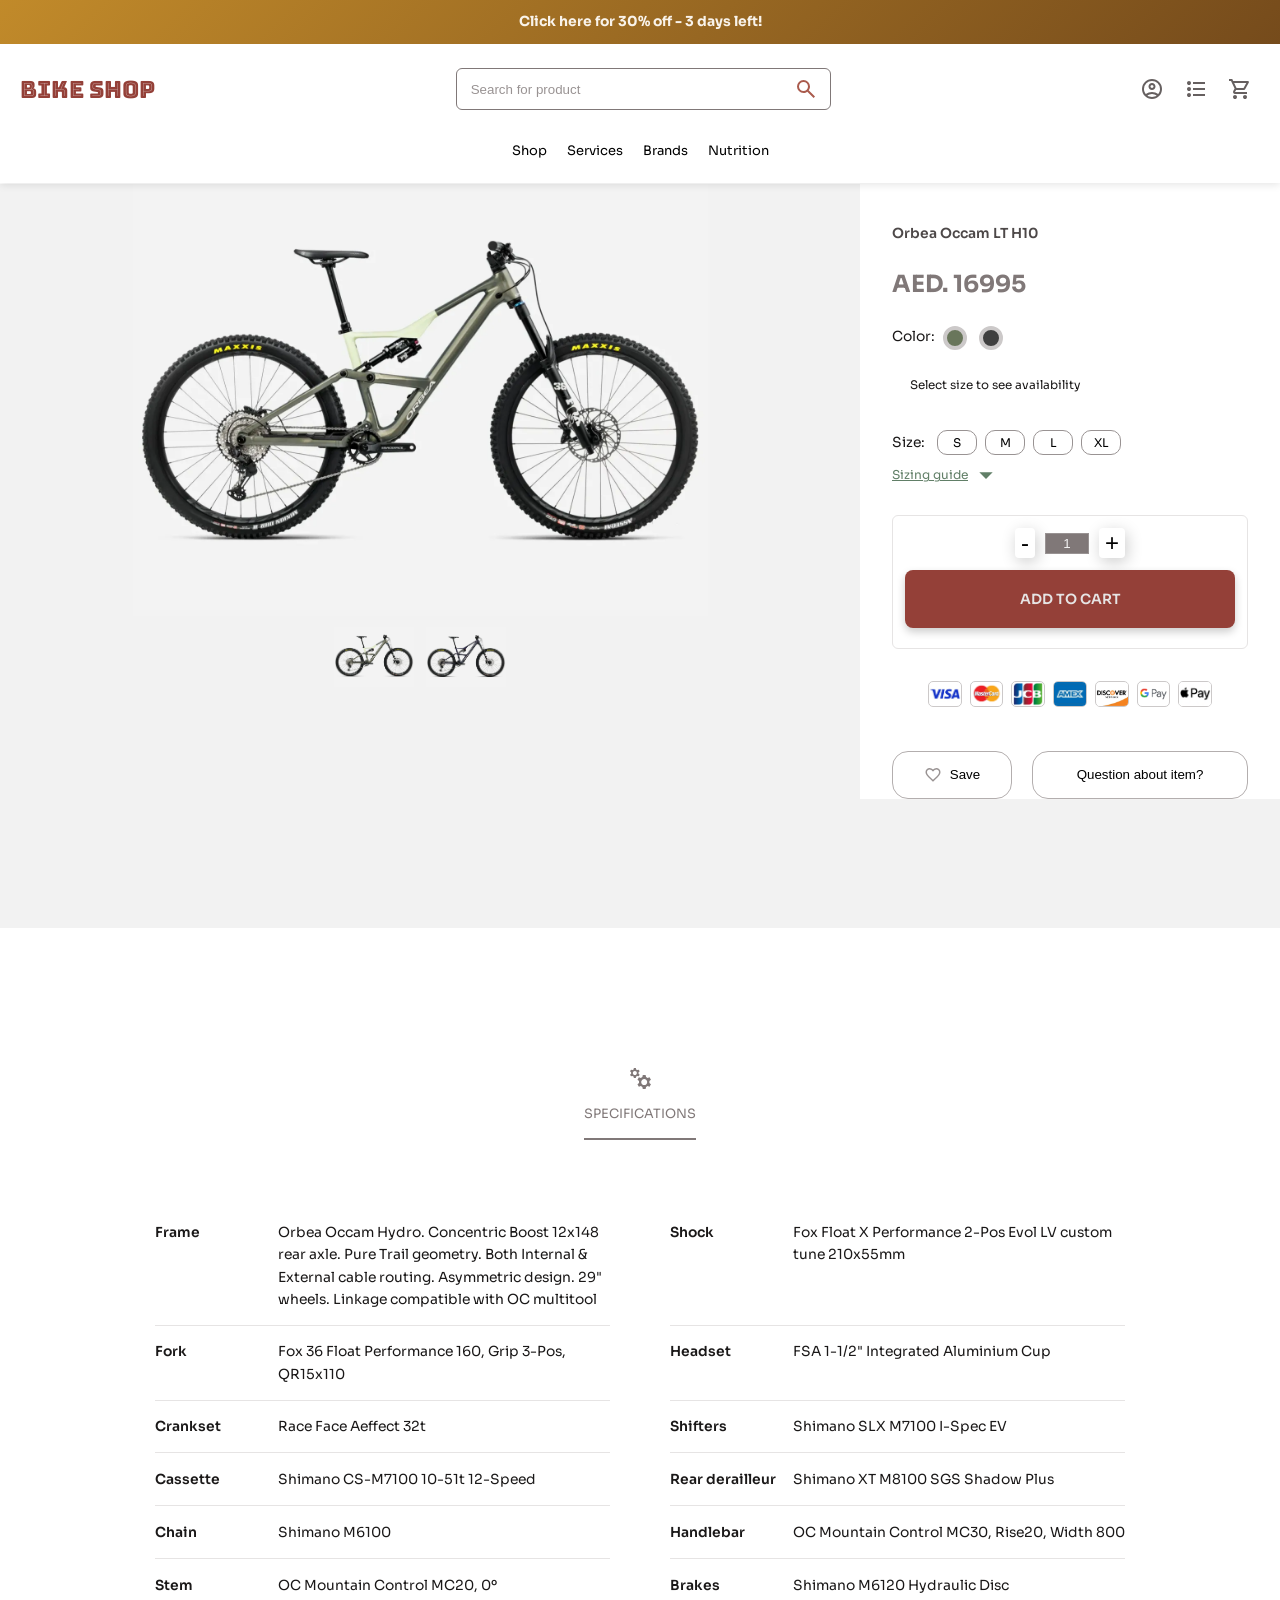
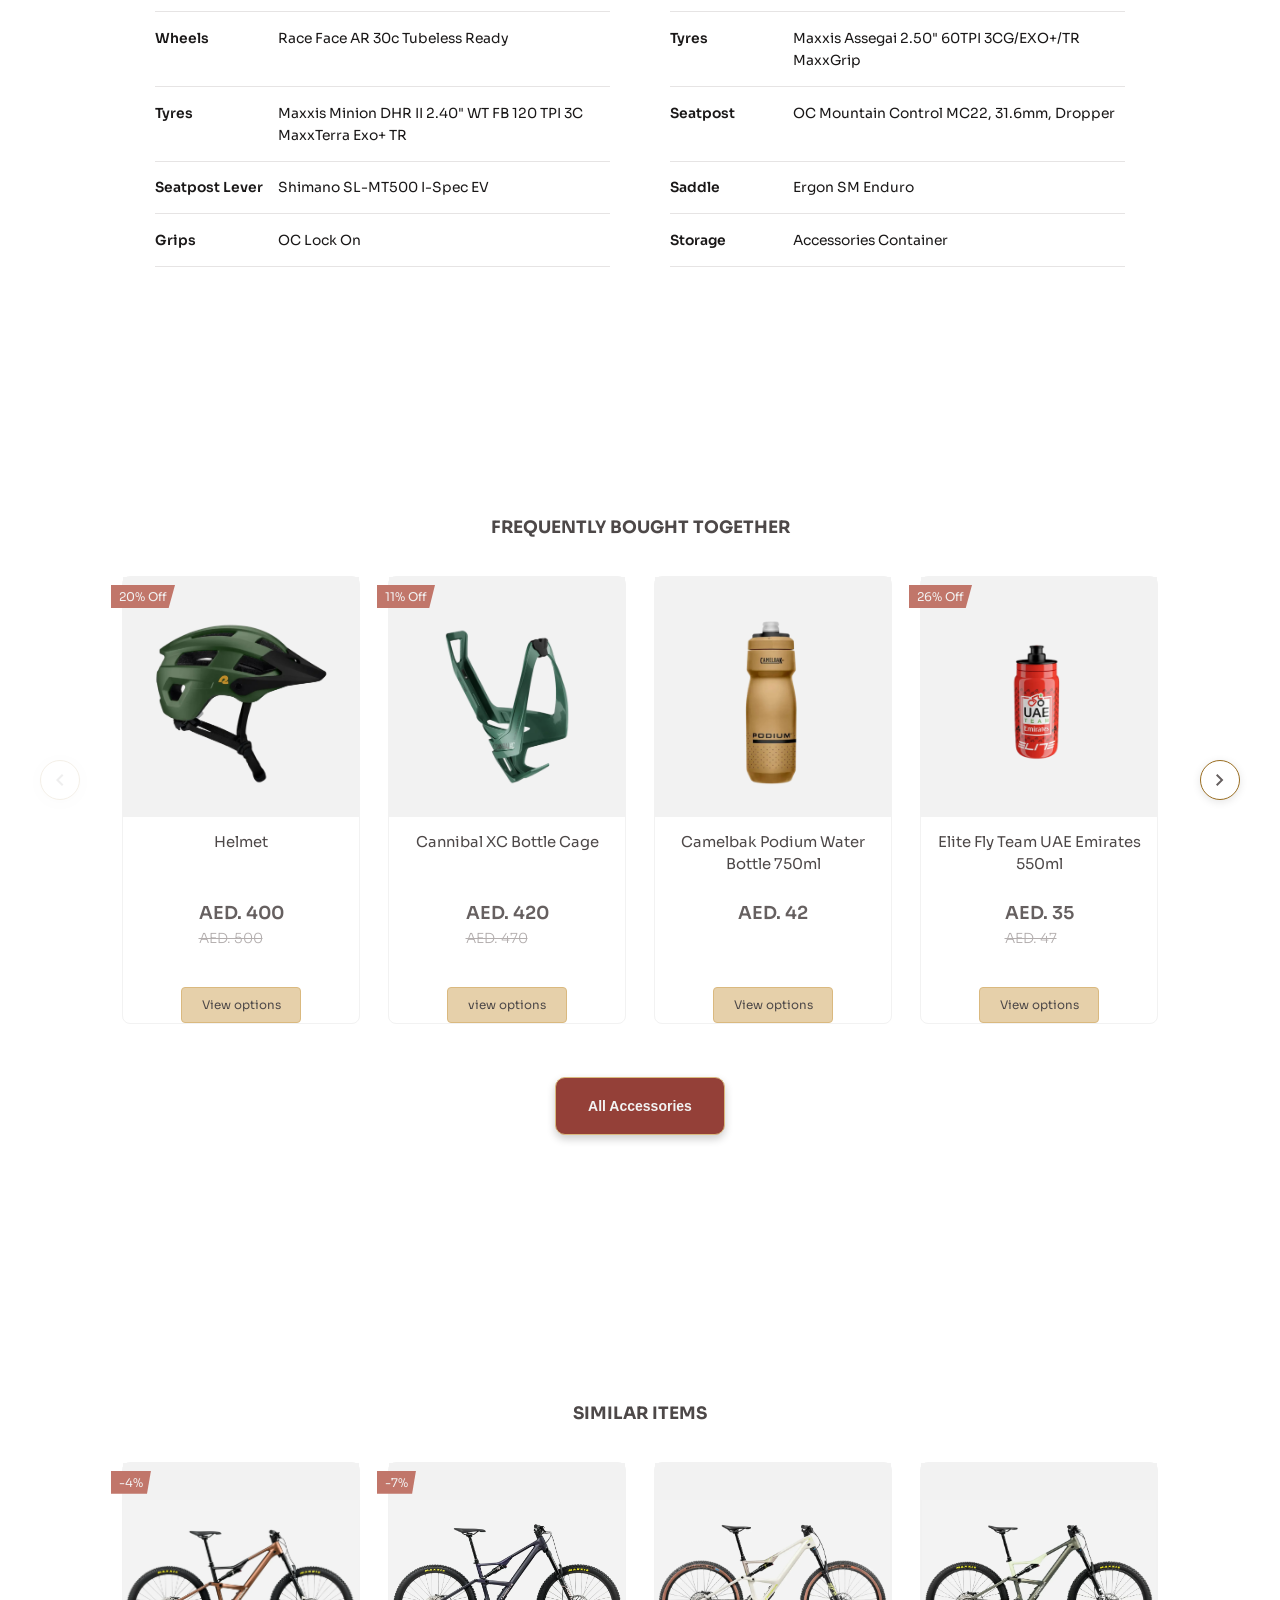
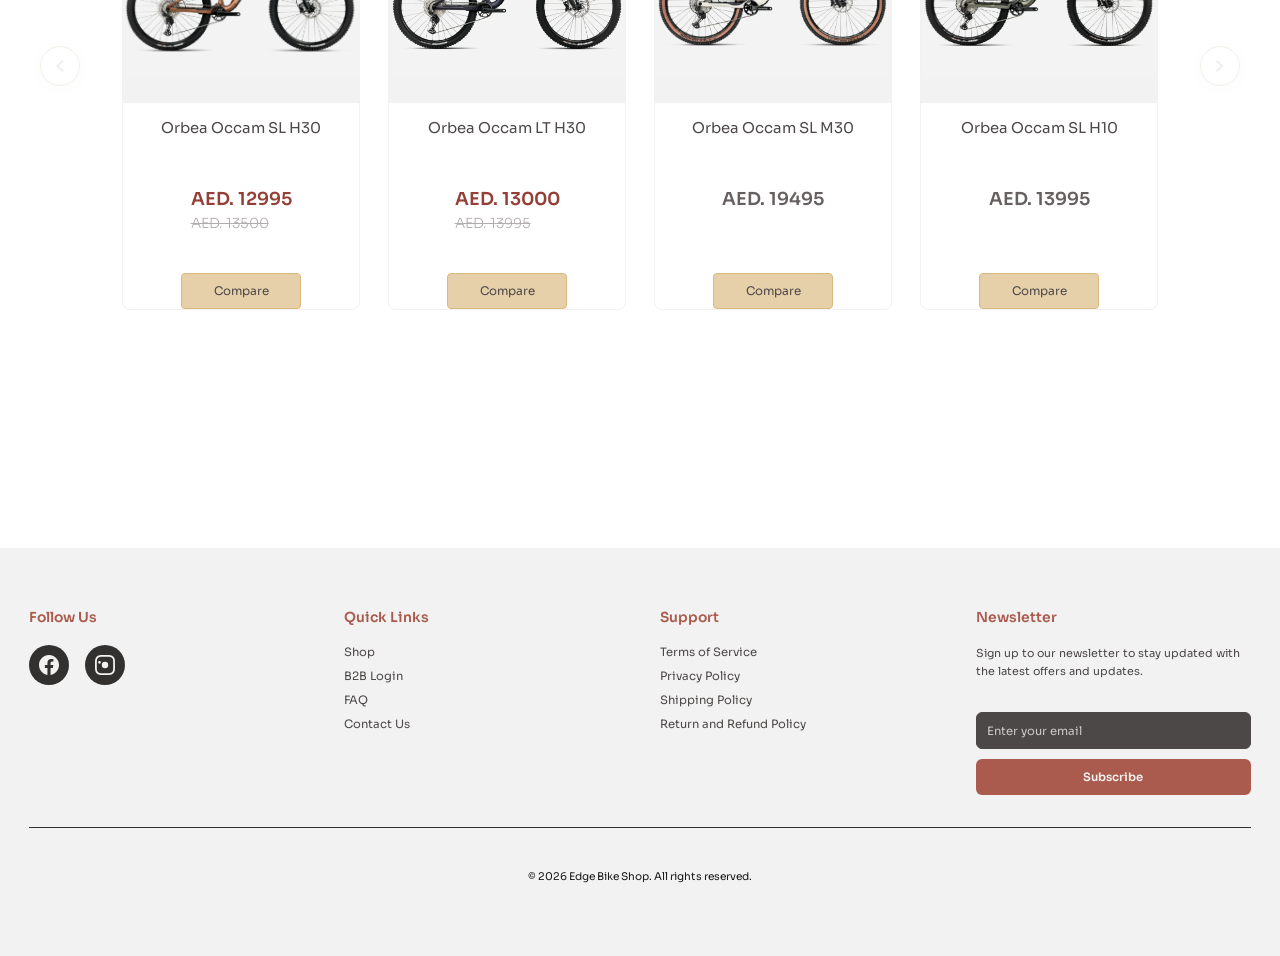
<file: pages/orbea-occam-lt-h10.html>
<!DOCTYPE html>
<html lang="en">
    <head>
        <meta charset="UTF-8">
        <meta name="viewport" content="width=device-width, initial-scale=1.0">
        <title>Document</title>
        <link rel="stylesheet" href="../styles.css">
        <script src="../main.js" defer></script>
        <script src="../scripts/orbea-occam-lt-h10.js" defer></script>
        <script src="../scripts/carousel.js" defer></script>
        <script src="../scripts/compare.js" defer></script>
        <script src="../scripts/magnify.js" defer></script>
        <script src="../scripts/prices.js" defer></script>

        <!--Bungee-->
        <link rel="preconnect" href="https://fonts.googleapis.com">
        <link rel="preconnect" href="https://fonts.gstatic.com" crossorigin>
        <link href="https://fonts.googleapis.com/css2?family=Bungee+Hairline&family=Bungee+Inline&family=Bungee+Outline&family=Bungee+Shade&family=Bungee+Spice&family=DM+Serif+Display:ital@0;1&family=DM+Serif+Text:ital@0;1&family=Macondo&family=Ojuju:wght@200..800&family=Pixelify+Sans:wght@400..700&family=Poiret+One&family=Press+Start+2P&family=Schibsted+Grotesk:ital,wght@0,400..900;1,400..900&family=Silkscreen:wght@400;700&family=Sora:wght@100..800&family=VT323&display=swap" rel="stylesheet">


        <!--Sora-->
        <link rel="preconnect" href="https://fonts.googleapis.com">
        <link rel="preconnect" href="https://fonts.gstatic.com" crossorigin>
        <link href="https://fonts.googleapis.com/css2?family=DM+Serif+Display:ital@0;1&family=DM+Serif+Text:ital@0;1&family=Pixelify+Sans:wght@400..700&family=Press+Start+2P&family=Schibsted+Grotesk:ital,wght@0,400..900;1,400..900&family=Silkscreen:wght@400;700&family=Sora:wght@100..800&family=VT323&display=swap" rel="stylesheet">
    </head>
    <body>
        <div class="top-bar">
            <div class="offer-bar">
                <h5>Click here for 30% off - 3 days left!</h5>
            </div>
            <div class="search-bar">
                <div class="logo">BIKE SHOP</div>
                <form action="/search" method="get">
                    <div class="search-box hide-on-mobile">
                        <input type="text" name="q" placeholder="Search for product">
                        <svg class="search-icon" xmlns="http://www.w3.org/2000/svg" height="24px" viewBox="0 -960 960 960" width="24px" fill="#e3e3e3"><path d="M784-120 532-372q-30 24-69 38t-83 14q-109 0-184.5-75.5T120-580q0-109 75.5-184.5T380-840q109 0 184.5 75.5T640-580q0 44-14 83t-38 69l252 252-56 56ZM380-400q75 0 127.5-52.5T560-580q0-75-52.5-127.5T380-760q-75 0-127.5 52.5T200-580q0 75 52.5 127.5T380-400Z"/></svg>
                    </div>
                </form>
                <div class="profile-bar hide-on-mobile">
                    <svg xmlns="http://www.w3.org/2000/svg" height="24px" viewBox="0 -960 960 960" width="24px" fill="#e3e3e3"><path d="M234-276q51-39 114-61.5T480-360q69 0 132 22.5T726-276q35-41 54.5-93T800-480q0-133-93.5-226.5T480-800q-133 0-226.5 93.5T160-480q0 59 19.5 111t54.5 93Zm246-164q-59 0-99.5-40.5T340-580q0-59 40.5-99.5T480-720q59 0 99.5 40.5T620-580q0 59-40.5 99.5T480-440Zm0 360q-83 0-156-31.5T197-197q-54-54-85.5-127T80-480q0-83 31.5-156T197-763q54-54 127-85.5T480-880q83 0 156 31.5T763-763q54 54 85.5 127T880-480q0 83-31.5 156T763-197q-54 54-127 85.5T480-80Zm0-80q53 0 100-15.5t86-44.5q-39-29-86-44.5T480-280q-53 0-100 15.5T294-220q39 29 86 44.5T480-160Zm0-360q26 0 43-17t17-43q0-26-17-43t-43-17q-26 0-43 17t-17 43q0 26 17 43t43 17Zm0-60Zm0 360Z"/></svg>
                    <svg xmlns="http://www.w3.org/2000/svg" height="24px" viewBox="0 -960 960 960" width="24px" fill="#e3e3e3"><path d="M360-200v-80h480v80H360Zm0-240v-80h480v80H360Zm0-240v-80h480v80H360ZM200-160q-33 0-56.5-23.5T120-240q0-33 23.5-56.5T200-320q33 0 56.5 23.5T280-240q0 33-23.5 56.5T200-160Zm0-240q-33 0-56.5-23.5T120-480q0-33 23.5-56.5T200-560q33 0 56.5 23.5T280-480q0 33-23.5 56.5T200-400Zm0-240q-33 0-56.5-23.5T120-720q0-33 23.5-56.5T200-800q33 0 56.5 23.5T280-720q0 33-23.5 56.5T200-640Z"/></svg>
                    <svg xmlns="http://www.w3.org/2000/svg" height="24px" viewBox="0 -960 960 960" width="24px" fill="#e3e3e3"><path d="M280-80q-33 0-56.5-23.5T200-160q0-33 23.5-56.5T280-240q33 0 56.5 23.5T360-160q0 33-23.5 56.5T280-80Zm400 0q-33 0-56.5-23.5T600-160q0-33 23.5-56.5T680-240q33 0 56.5 23.5T760-160q0 33-23.5 56.5T680-80ZM246-720l96 200h280l110-200H246Zm-38-80h590q23 0 35 20.5t1 41.5L692-482q-11 20-29.5 31T622-440H324l-44 80h480v80H280q-45 0-68-39.5t-2-78.5l54-98-144-304H40v-80h130l38 80Zm134 280h280-280Z"/></svg>
                </div>
                <div class="hamburger-btn show-on-mobile">
                    <svg class="icon-hamburger" xmlns="http://www.w3.org/2000/svg" height="32px" viewBox="0 -960 960 960" width="32px" fill="#745319"><path d="M120-240v-80h720v80H120Zm0-200v-80h720v80H120Zm0-200v-80h720v80H120Z"/></svg>
                    <svg class="icon-close" xmlns="http://www.w3.org/2000/svg" height="24px" viewBox="0 -960 960 960" width="24px" fill="#e3e3e3"><path d="m256-200-56-56 224-224-224-224 56-56 224 224 224-224 56 56-224 224 224 224-56 56-224-224-224 224Z"/></svg>
                </div>
            </div>
            <div class="navbar hide-on-mobile">
                <li>Shop</li>
                <li>Services</li>
                <li>Brands</li>
                <li>Nutrition</li>
            </div>
            <div class="mobile-menu">
                <ul>
                    <li>Shop</li>
                    <li>Services</li>
                    <li>Brands</li>
                    <li>Nutrition</li>
                </ul>
                <form action="/search" method="get" class="mobile-search"> 
                    <div class="search-box"> 
                        <input type="text" name="q" placeholder="Search for product"> 
                        <svg class="search-icon" xmlns="http://www.w3.org/2000/svg" height="24px" viewBox="0 -960 960 960" width="24px" fill="#e3e3e3"><path d="M784-120 532-372q-30 24-69 38t-83 14q-109 0-184.5-75.5T120-580q0-109 75.5-184.5T380-840q109 0 184.5 75.5T640-580q0 44-14 83t-38 69l252 252-56 56ZM380-400q75 0 127.5-52.5T560-580q0-75-52.5-127.5T380-760q-75 0-127.5 52.5T200-580q0 75 52.5 127.5T380-400Z"/> </svg> 
                    </div> 
                </form>
                <div class="mobile-profile-bar"> 
                    <div class="profile-item"> 
                        <svg xmlns="http://www.w3.org/2000/svg" height="24px" viewBox="0 -960 960 960" width="24px" fill="#e3e3e3"><path d="M234-276q51-39 114-61.5T480-360q69 0 132 22.5T726-276q35-41 54.5-93T800-480q0-133-93.5-226.5T480-800q-133 0-226.5 93.5T160-480q0 59 19.5 111t54.5 93Zm246-164q-59 0-99.5-40.5T340-580q0-59 40.5-99.5T480-720q59 0 99.5 40.5T620-580q0 59-40.5 99.5T480-440Zm0 360q-83 0-156-31.5T197-197q-54-54-85.5-127T80-480q0-83 31.5-156T197-763q54-54 127-85.5T480-880q83 0 156 31.5T763-763q54 54 85.5 127T880-480q0 83-31.5 156T763-197q-54 54-127 85.5T480-80Zm0-80q53 0 100-15.5t86-44.5q-39-29-86-44.5T480-280q-53 0-100 15.5T294-220q39 29 86 44.5T480-160Zm0-360q26 0 43-17t17-43q0-26-17-43t-43-17q-26 0-43 17t-17 43q0 26 17 43t43 17Zm0-60Zm0 360Z"/></svg>                      
                        Login
                    </div> 
                    <div class="profile-item"> 
                        <svg xmlns="http://www.w3.org/2000/svg" height="24px" viewBox="0 -960 960 960" width="24px" fill="#e3e3e3"><path d="m480-120-58-52q-101-91-167-157T150-447.5Q111-500 95.5-544T80-634q0-94 63-157t157-63q52 0 99 22t81 62q34-40 81-62t99-22q94 0 157 63t63 157q0 46-15.5 90T810-447.5Q771-395 705-329T538-172l-58 52Zm0-108q96-86 158-147.5t98-107q36-45.5 50-81t14-70.5q0-60-40-100t-100-40q-47 0-87 26.5T518-680h-76q-15-41-55-67.5T300-774q-60 0-100 40t-40 100q0 35 14 70.5t50 81q36 45.5 98 107T480-228Zm0-273Z"/></svg>                        
                        Wishlist
                    </div> 
                    <div class="profile-item"> 
                        <svg xmlns="http://www.w3.org/2000/svg" height="24px" viewBox="0 -960 960 960" width="24px" fill="#e3e3e3"><path d="M280-80q-33 0-56.5-23.5T200-160q0-33 23.5-56.5T280-240q33 0 56.5 23.5T360-160q0 33-23.5 56.5T280-80Zm400 0q-33 0-56.5-23.5T600-160q0-33 23.5-56.5T680-240q33 0 56.5 23.5T760-160q0 33-23.5 56.5T680-80ZM246-720l96 200h280l110-200H246Zm-38-80h590q23 0 35 20.5t1 41.5L692-482q-11 20-29.5 31T622-440H324l-44 80h480v80H280q-45 0-68-39.5t-2-78.5l54-98-144-304H40v-80h130l38 80Zm134 280h280-280Z"/></svg>                        
                        Cart 
                    </div> 
                </div>
            </div>
        </div>
            <!-- add background overlay -->
        <div class="mobile-overlay"></div>
        <div class="wrapper product-page" data-product="orbea-occam-lt-h10">
            <div class="product-main-cont">
                <div class="main-product-img-cont">
                    <div>
                        <img class="main-product-img" src="../images/Orbea_OCCAM_LT_H10_spaceship_green_cropped.webp" alt="">
                    </div>
                    <p class="discount-tab"></p>
                </div>
                <div class="bike-images-cont">
                    <img class="scroll-img" id="spaceship-green" src="../images/Orbea_OCCAM_LT_H10_spaceship_green_cropped.webp" alt="">
                    <img class="scroll-img" id="jet-black" src="../images/Orbea_Occam_LT_H10_black_cropped.webp" alt="">
                </div>
            </div>
            <div class="bike-sale-details-cont">
                <div class="name-box">
                    <h5>Orbea Occam LT H10</h5>
                </div>
                <div class="price-cont">
                    <h6 class="old-price">AED. 16995</h6>
                    <h3 class="new-price">AED. 16995</h3>
                </div>
                <div class="color-wrapper">
                    <div class="color-box-cont">
                        <p>Color:</p>
                        <div class="color-box">
                            <div class="color spaceship-green"></div>
                            <div class="color jet-black"></div>
                        </div>
                    </div>
                    <p class="color-name"></p>
                </div>
                <div class="availability-box">
                    <div class="availability">
                        <div class="availability-color"></div>
                        <div class="availability-info">
                            <p>Select size to see availability</p>
                        </div>
                    </div>
                    <div class="notify-dropdown">
                        <p>Notify you when back in stock?</p>
                        <div class="notify-buttons">
                            <button class="notify-yes">Yes</button>
                            <button class="notify-cancel">Cancel</button>
                        </div>
                    </div>
                    <div class="pre-order-dropdown">
                        <p>Would you like to pre-order?</p>
                        <div class="notify-buttons">
                            <button class="pre-order-yes">Yes</button>
                            <button class="pre-order-cancel">Cancel</button>
                        </div>
                    </div>
                </div>
                <div class="size-box-wrapper">
                    <div class="size-box-inner">
                        <p>Size:</p>
                        <div class="size-box-cont">
                            <div class="size-box">S</div>
                            <div class="size-box">M</div>
                            <div class="size-box">L</div>
                            <div class="size-box">XL</div>
                        </div>
                    </div>
                    <div class="sizing-cont">
                        <div class="sizing-guide">
                            Sizing guide
                            <svg class="arrow-down" xmlns="http://www.w3.org/2000/svg" height="32px" viewBox="0 -960 960 960" width="32px" fill="currentColor"><path d="M480-360 280-560h400L480-360Z"/></svg>
                            <svg class="arrow-up" xmlns="http://www.w3.org/2000/svg" height="32px" viewBox="0 -960 960 960" width="32px" fill="currentColor"><path d="m280-400 200-200 200 200H280Z"/></svg>
                        </div>
                        <div class="sizing-menu">
                            <div class="size-row-cont">
                                <div class="size-row">
                                    <div class="size-label">S</div>
                                    <div class="size-range" data-cm="163 --- 172" data-feet="5' 3&quot; --- 5' 6&quot;">
                                        163 --- 172 cm
                                    </div>
                                </div>
                                <div class="size-row">
                                    <div class="size-label">M</div>
                                    <div class="size-range" data-cm="171 --- 180" data-feet="5' 6&quot; --- 5' 9&quot;">
                                        171 --- 180 cm
                                    </div>
                                </div>
                                <div class="size-row">
                                    <div class="size-label">L</div>
                                    <div class="size-range" data-cm="179 --- 188" data-feet="5' 8&quot; --- 6' 2&quot;">
                                        179 --- 188 cm
                                    </div>
                                </div>
                                <div class="size-row">
                                    <div class="size-label">XL</div>
                                    <div class="size-range" data-cm="187 --- 196" data-feet="6' 1&quot; --- 6' 4&quot;">
                                        187 --- 196 cm
                                    </div>
                                </div>
                            </div>
                            <div class="toggle-measurement-unit">
                                <div class="unit-toggle">
                                    <div class="unit-option active" data-unit="cm">
                                        cm
                                    </div>
                                    <div class="unit-option" data-unit="inches">
                                        feet
                                    </div>
                                </div>
                            </div>
                        </div>
                    </div>
                </div>
                <div class="quantity-cont">
                    <div class="quantity-box">
                        <button type="button" class="decrement">-</button>
                        <input type="number" class="quantity" value="1" min="1">
                        <button type="button" class="increment">+</button>
                    </div>
                    <div class="button btn-main">
                        ADD TO CART
                    </div>
                </div>        
                <div class="payment-options-wrapper">
                    <div class="payment-options-cont">
                        <img src="../images/Visa_cropped (1).png" alt="Visa credit card">
                    </div>
                    <div class="payment-options-cont">
                        <img src="../images/Mastercard_cropped (1).png" alt="Mastercard credit card">
                    </div>
                    <div class="payment-options-cont">
                        <img src="../images/JCB_cropped.png" alt="JCB credit card">
                    </div>
                    <div class="payment-options-cont">
                        <img src="../images/amex.png" alt="American express credit card">
                    </div>
                    <div class="payment-options-cont">
                        <img src="../images/discover_card_cropped.webp" alt="Discover credit card">
                    </div>
                    <div class="payment-options-cont">
                        <img src="../images/google-pay_cropped.webp" alt="Google pay payment option">
                    </div>
                    <div class="payment-options-cont">
                        <img src="../images/apple-pay-logo.png" alt="Apple pay payment options">
                    </div>
                </div>
                <div class="wishlist-box">
                    <button class="block with-img">
                        <svg xmlns="http://www.w3.org/2000/svg" height="18pxpx" viewBox="0 -960 960 960" width="18px" fill="#c18a2a"><path d="m480-120-58-52q-101-91-167-157T150-447.5Q111-500 95.5-544T80-634q0-94 63-157t157-63q52 0 99 22t81 62q34-40 81-62t99-22q94 0 157 63t63 157q0 46-15.5 90T810-447.5Q771-395 705-329T538-172l-58 52Zm0-108q96-86 158-147.5t98-107q36-45.5 50-81t14-70.5q0-60-40-100t-100-40q-47 0-87 26.5T518-680h-76q-15-41-55-67.5T300-774q-60 0-100 40t-40 100q0 35 14 70.5t50 81q36 45.5 98 107T480-228Zm0-273Z"/></svg>
                        Save
                    </button>
                    <button type="button" class="block">
                        Question about item?
                    </button>
                </div>
            </div>
        </div>
        <div class="wrapper mid-section dark-section">
            <div class="section-icon">
                <svg xmlns="http://www.w3.org/2000/svg" height="36px" viewBox="0 -960 960 960" width="36px" fill="currentColor"><path d="m234-480-12-60q-12-5-22.5-10.5T178-564l-58 18-40-68 46-40q-2-13-2-26t2-26l-46-40 40-68 58 18q11-8 21.5-13.5T222-820l12-60h80l12 60q12 5 22.5 10.5T370-796l58-18 40 68-46 40q2 13 2 26t-2 26l46 40-40 68-58-18q-11 8-21.5 13.5T326-540l-12 60h-80Zm40-120q33 0 56.5-23.5T354-680q0-33-23.5-56.5T274-760q-33 0-56.5 23.5T194-680q0 33 23.5 56.5T274-600ZM592-40l-18-84q-17-6-31.5-14.5T514-158l-80 26-56-96 64-56q-2-18-2-36t2-36l-64-56 56-96 80 26q14-11 28.5-19.5T574-516l18-84h112l18 84q17 6 31.5 14.5T782-482l80-26 56 96-64 56q2 18 2 36t-2 36l64 56-56 96-80-26q-14 11-28.5 19.5T722-124l-18 84H592Zm56-160q50 0 85-35t35-85q0-50-35-85t-85-35q-50 0-85 35t-35 85q0 50 35 85t85 35Z"/></svg>
                <div class="section-head">
                    SPECIFICATIONS
                </div>
            </div>
            <div class="part-description-cont">
                <div class="part-description">
                    <div class="part">
                        <p>Frame</p>
                    </div>
                    <div class="description">
                        <p>Orbea Occam Hydro. Concentric Boost 12x148 rear axle. Pure Trail geometry. Both Internal & External cable routing. Asymmetric design. 29" wheels. Linkage compatible with OC multitool</p>
                    </div>
                </div>
                <div class="part-description">
                    <div class="part">
                        <p>Shock</p>
                    </div>
                    <div class="description">
                        <p>Fox Float X Performance 2-Pos Evol LV custom tune 210x55mm</p>
                    </div>
                </div>
                <div class="part-description">
                    <div class="part">
                        <p>Fork</p>
                    </div>
                    <div class="description">
                        <p>Fox 36 Float Performance 160, Grip 3-Pos, QR15x110</p>
                    </div>
                </div>
                <div class="part-description">
                    <div class="part">
                        <p>Headset</p>
                    </div>
                    <div class="description">
                        <p>FSA 1-1/2" Integrated Aluminium Cup</p>
                    </div>
                </div>
                <div class="part-description">
                    <div class="part">
                        <p>Crankset</p>
                    </div>
                    <div class="description">
                        <p>Race Face Aeffect 32t</p>
                    </div>
                </div>
                <div class="part-description">
                    <div class="part">
                        <p>Shifters</p>
                    </div>
                    <div class="description">
                        <p>Shimano SLX M7100 I-Spec EV</p>
                    </div>
                </div>
                <div class="part-description">
                    <div class="part">
                        <p>Cassette</p>
                    </div>
                    <div class="description">
                        <p>Shimano CS-M7100 10-51t 12-Speed</p>
                    </div>
                </div>
                <div class="part-description">
                    <div class="part">
                        <p>Rear derailleur</p>
                    </div>
                    <div class="description">
                        <p>Shimano XT M8100 SGS Shadow Plus</p>
                    </div>
                </div>
                <div class="part-description">
                    <div class="part">
                        <p>Chain</p>
                    </div>
                    <div class="description">
                        <p>Shimano M6100</p>
                    </div>
                </div>
                <div class="part-description">
                    <div class="part">
                        <p>Handlebar</p>
                    </div>
                    <div class="description">
                        <p>OC Mountain Control MC30, Rise20, Width 800</p>
                    </div>
                </div>
                <div class="part-description">
                    <div class="part">
                        <p>Stem</p>
                    </div>
                    <div class="description">
                        <p>OC Mountain Control MC20, 0º</p>
                    </div>
                </div>
                <div class="part-description">
                    <div class="part">
                        <p>Brakes</p>
                    </div>
                    <div class="description">
                        <p>Shimano M6120 Hydraulic Disc</p>
                    </div>
                </div>
                <div class="part-description">
                    <div class="part">
                        <p>Wheels</p>
                    </div>
                    <div class="description">
                        <p>Race Face AR 30c Tubeless Ready</p>
                    </div>
                </div>
                <div class="part-description">
                    <div class="part">
                        <p>Tyres</p>
                    </div>
                    <div class="description">
                        <p>Maxxis Assegai 2.50" 60TPI 3CG/EXO+/TR MaxxGrip</p>
                    </div>
                </div>
                <div class="part-description">
                    <div class="part">
                        <p>Tyres</p>
                    </div>
                    <div class="description">
                        <p>Maxxis Minion DHR II 2.40" WT FB 120 TPI 3C MaxxTerra Exo+ TR</p>
                    </div>
                </div>
                <div class="part-description">
                    <div class="part">
                        <p>Seatpost</p>
                    </div>
                    <div class="description">
                        <p>OC Mountain Control MC22, 31.6mm, Dropper</p>
                    </div>
                </div>
                <div class="part-description">
                    <div class="part">
                        <p>Seatpost Lever</p>
                    </div>
                    <div class="description">
                        <p>Shimano SL-MT500 I-Spec EV</p>
                    </div>
                </div>
                <div class="part-description">
                    <div class="part">
                        <p>Saddle</p>
                    </div>
                    <div class="description">
                        <p>Ergon SM Enduro</p>
                    </div>
                </div>
                <div class="part-description">
                    <div class="part">
                        <p>Grips</p>
                    </div>
                    <div class="description">
                        <p>OC Lock On</p>
                    </div>
                </div>
                <div class="part-description">
                    <div class="part">
                        <p>Storage</p>
                    </div>
                    <div class="description">
                        <p>Accessories Container</p>
                    </div>
                </div>
            </div>
        </div>
        <div class="mid-section">
            <div class="section-header">
                <h4>FREQUENTLY BOUGHT TOGETHER</h4>
            </div>
            
            <!-- Carousel Wrapper -->
            <div class="carousel">
                
                <!-- Left Arrow Button -->
                <button class="carousel-arrow carousel-arrow-left">
                    <svg xmlns="http://www.w3.org/2000/svg" height="24px" viewBox="0 -960 960 960" width="24px"><path d="M560-240 320-480l240-240 56 56-184 184 184 184-56 56Z"/></svg>
                </button>

                <!-- Carousel Items Container (scrollable area) -->
                <div class="carousel-items">

                    <!--card 1 - Helmet-->
                    <a class="card">
                        <div class="card-img-cont">
                            <p class="card-discount"></p>
                            <img src="../images/Helmet.png" alt="Helmet" class="card-img"> 
                        </div>
                        <div class="card-info">
                            <h5 class="card-product">Helmet</h5>
                            <div class="card-price-cont">
                                <p class="card-price">AED. 400</p>
                                <p class="card-old-price">AED. 500</p>
                            </div>
                        </div>
                        <div class="carousel-btn">
                            View options
                        </div>
                        
                    </a>

                    <!--card 2 - Bottle cage-->
                    <a class="card">
                        <div class="card-img-cont">
                            <p class="card-discount"></p>
                            <img src="../images/Bottle_cage.png" alt="Bottle cage" class="card-img">
                        </div>
                        <div class="card-info">
                            <h5 class="card-product">Cannibal XC Bottle Cage</h5>
                            <div class="card-price-cont">
                                <p class="card-price">AED. 420</p>
                                <p class="card-old-price">AED. 470</p>
                            </div>
                        </div>
                        <div class="carousel-btn">
                            view options
                        </div>
                    </a>
                    
                    <!--card 3 - Camelbak Podium Water Bottle-->
                    <a class="card">
                        <div class="card-img-cont">
                            <p class="card-discount"></p>
                            <img src="../images/Water_bottle.png" alt="Water bottle" class="card-img">
                        </div>
                        <div class="card-info">
                            <h5 class="card-product">Camelbak Podium Water Bottle 750ml</h5>
                            <div class="card-price-cont">
                                <p class="card-price">AED. 42</p>
                                <p class="card-old-price">AED. 37</p>
                            </div>
                        </div>
                        <div class="carousel-btn">
                            View options
                        </div>
                    </a>

                    <!--card 4 - Elite Fly Team UAE Emirates-->
                    <a class="card">
                        <div class="card-img-cont">
                            <p class="card-discount"></p>
                            <img src="../images/elite-fly-team-uae-emirates-550ml.png" alt="Water bottle" class="card-img">
                        </div>
                        <div class="card-info">
                            <h5 class="card-product">Elite Fly Team UAE Emirates 550ml</h5>
                            <div class="card-price-cont">
                                <p class="card-price">AED. 35</p>
                                <p class="card-old-price">AED. 47</p>
                            </div>
                        </div>
                        <div class="carousel-btn">
                            View options
                        </div>
                    </a>

                    <!-- Card 5 - Giro gloves-->
                    <a class="card">
                        <div class="card-img-cont">
                            <p class="card-discount"></p>
                            <img src="../images/Gloves_cropped_processed_by_imagy.png" alt="Gloves" class="card-img">
                        </div>
                        <div class="card-info">
                            <h5 class="card-product">Giro gloves</h5>
                            <div class="card-price-cont">
                                <p class="card-price">AED. 115</p>
                                <p class="card-old-price">AED. 125</p>
                            </div>
                        </div>
                        <div class="carousel-btn">
                            View options
                        </div>
                    </a>

                    <!-- Card 6 - Photocromatic Glasses-->
                    <a class="card">
                        <div class="card-img-cont">
                            <p class="card-discount"></p>
                            <img src="../images/Glasses.png" alt="Glasses" class="card-img">
                        </div>
                        <div class="card-info">
                            <h5 class="card-product">Photocromatic Glasses</h5>
                            <div class="card-price-cont">
                                <p class="card-price">AED. 115</p>
                                <p class="card-old-price">AED. 110</p>
                            </div>
                        </div>
                        <div class="carousel-btn">
                            View options
                        </div>
                    </a>

                    <!-- Card 7 - Lezyne ABS Pump-->
                    <a class="card">
                        <div class="card-img-cont">
                            <p class="card-discount"></p>
                            <img src="../images/Hand_pump.png" alt="Hand pump" class="card-img">
                        </div>
                        <div class="card-info">
                            <h5 class="card-product">Lezyne ABS Pump</h5>
                            <div class="card-price-cont">
                                <p class="card-price">AED. 85</p>
                                <p class="card-old-price">AED. 80</p>
                            </div>
                        </div>
                        <div class="carousel-btn">
                            View options
                        </div>
                    </a>

                    <!-- Card 8 - Silca Super Secret Lube-->
                    <a class="card">
                        <div class="card-img-cont">
                            <p class="card-discount"></p>
                            <img src="../images/Bike_lube.png" alt="Bike lube" class="card-img">
                        </div>
                        <div class="card-info">
                            <h5 class="card-product">Silca Super Secret Lube</h5>
                            <div class="card-price-cont">
                                <p class="card-price">AED. 95</p>
                                <p class="card-old-price">AED. 110</p>
                            </div>
                        </div>
                        <div class="carousel-btn">
                            View options
                        </div>
                    </a>

                    <!-- Card 9 - Beamer 700 Lights-->
                    <a class="card">
                        <div class="card-img-cont">
                            <p class="card-discount"></p>
                            <img src="../images/Bike_lights.png" alt="Bike lights" class="card-img">
                        </div>
                        <div class="card-info">
                            <h5 class="card-product">Beamer 700 Lights</h5>
                            <div class="card-price-cont">
                                <p class="card-price">AED. 320</p>
                                <p class="card-old-price">AED. 110</p>
                            </div>
                        </div>
                        <div class="carousel-btn">
                            View options
                        </div>
                    </a>

                    <!-- Card 10 - PEdALED yama trail grey men-->
                    <a class="card">
                        <div class="card-img-cont">
                            <p class="card-discount"></p>
                            <img src="../images/pedaled-yama-trail-men-grey-2.png" alt="Bike jersey" class="card-img">
                        </div>
                        <div class="card-info">
                            <h5 class="card-product">PEdALED yama trail grey men</h5>
                            <div class="card-price-cont">
                                <p class="card-price">AED. 320</p>
                                <p class="card-old-price">AED. 640</p>
                            </div>
                        </div>
                        <div class="carousel-btn">
                            View options
                        </div>
                    </a>
                </div>

                <!-- Right Arrow Button -->
                <button class="carousel-arrow carousel-arrow-right">
                    <svg xmlns="http://www.w3.org/2000/svg" height="24px" viewBox="0 -960 960 960" width="24px" fill="#e3e3e3"><path d="M504-480 320-664l56-56 240 240-240 240-56-56 184-184Z"/></svg>
                </button>

            </div>

            <!-- Carousel Scroll Bar (progress indicator) -->
            <!--<div class="carousel-scrollbar">
                <div class="carousel-scrollbar-fill"></div>
            </div>-->
            <button class="btn-mid-section" >All Accessories</button>
        </div>

        <!--<div class="divider"></div>-->

        <div class="mid-section">
            <div class="section-header">
                <h4>SIMILAR ITEMS</h4>
            </div>
            
            <!-- Carousel Wrapper -->
            <div class="carousel">
                
                <!-- Left Arrow Button -->
                <button class="carousel-arrow carousel-arrow-left">
                    <svg xmlns="http://www.w3.org/2000/svg" height="24px" viewBox="0 -960 960 960" width="24px"><path d="M560-240 320-480l240-240 56 56-184 184 184 184-56 56Z"/></svg>
                </button>

                <!-- Carousel Items Container (scrollable area) -->
                <div class="carousel-items">

                    <!--card 1 Orbea Occam SL H30-->
                    <a href="../pages/orbea-occam-sl-h30.html" class="card" data-product="orbea-occam-sl-h30">
                        <div class="card-img-cont">
                            <p class="card-discount"></p>
                            <img src="../images/Orbea_Occam_SL_H30_cropped.webp" alt="Orbea bicycle image" class="card-img">
                        </div>
                        <div class="card-info">
                            <h5 class="card-product">Orbea Occam SL H30</h5>
                            <div class="card-price-cont">
                                <p class="card-price">AED. 12995</p>
                                <p class="card-old-price">AED. 13500</p>
                            </div>
                        </div>
                        <div class="carousel-btn" onclick="openCompare(this); return false;">
                            Compare
                        </div>
                    </a>

                    <!--card 2 - Orbea Occam LT H30-->
                    <a href="../pages/orbea-occam-lt-h30.html" class="card" data-product="orbea-occam-lt-h30">
                        <div class="card-img-cont"> 
                            <p class="card-discount"></p>
                            <img src="../images/Orbea_OCCAM_LT_H30_black_cropped.webp" alt="Orbea bicycle image" class="card-img">
                        </div>
                        <div class="card-info">
                            <h5 class="card-product">Orbea Occam LT H30</h5>
                            <div class="card-price-cont">
                                <p class="card-price">AED. 13995</p>
                                <p class="card-old-price">AED. 13995</p>
                            </div>
                        </div>
                        <div class="carousel-btn" onclick="openCompare(this); return false;">
                            Compare
                        </div>
                    </a>

                    <!--card 3 - Orbea Occam SL M30-->
                    <a href="../pages/orbea-occam-sl-m30.html" class="card" data-product="orbea-occam-sl-m30">
                        <div class="card-img-cont">
                            <p class="card-discount"></p>
                            <img src="../images/Orbea_Occam_SL_M30_ivory-white_cropped.webp" alt="Orbea Laufey h30" class="card-img"> 
                        </div>
                        <div class="card-info">
                            <h5 class="card-product">Orbea Occam SL M30</h5>
                            <div class="card-price-cont">
                                <p class="card-price">AED. 19495</p>
                                <p class="card-old-price">AED. 19495</p>
                            </div>
                        </div>
                        <div class="carousel-btn" onclick="openCompare(this); return false;">
                            Compare
                        </div>
                    </a>

                    <!-- Card 4 - Orbea Occam SL H10-->
                    <a href="../pages/orbea-occam-sl-h10.html" class="card" data-product="orbea-occam-sl-h10">
                        <div class="card-img-cont">
                            <p class="card-discount"></p>
                            <img src="../images/Orbea_Occam_SL_H10_green_cropped.webp" alt="Orbea bicycle image" class="card-img">
                        </div>
                        <div class="card-info">
                            <h5 class="card-product">Orbea Occam SL H10</h5>
                            <div class="card-price-cont">
                                <p class="card-price">AED. 13995</p>
                                <p class="card-old-price">AED. 13995</p>
                            </div>
                        </div>
                        <div class="carousel-btn" onclick="openCompare(this); return false;">
                            Compare
                        </div>
                    </a>
             </div>

                <!-- Right Arrow Button -->
                <button class="carousel-arrow carousel-arrow-right">
                    <svg xmlns="http://www.w3.org/2000/svg" height="24px" viewBox="0 -960 960 960" width="24px" fill="#e3e3e3"><path d="M504-480 320-664l56-56 240 240-240 240-56-56 184-184Z"/></svg>
                </button>

            </div>

            <!-- Carousel Scroll Bar (progress indicator) -->
            <!--<div class="carousel-scrollbar">
                <div class="carousel-scrollbar-fill"></div>
            </div>-->
        </div>

        <!-- Footer -->
        <footer class="footer">
            <div class="footer-container">
                <!-- Social Media Icons -->
                <div class="footer-section social-section">
                    <h5 class="footer-title">Follow Us</h5>
                    <div class="social-icons">
                        <a href="#facebook" class="social-icon facebook" aria-label="Facebook">
                            <svg xmlns="http://www.w3.org/2000/svg" viewBox="0 0 24 24" fill="currentColor">
                                <path d="M24 12.073c0-6.627-5.373-12-12-12s-12 5.373-12 12c0 5.99 4.388 10.954 10.125 11.854v-8.385H7.078v-3.47h3.047V9.43c0-3.007 1.792-4.669 4.533-4.669 1.312 0 2.686.235 2.686.235v2.953H15.83c-1.491 0-1.956.925-1.956 1.874v2.25h3.328l-.532 3.47h-2.796v8.385C19.612 23.027 24 18.062 24 12.073z"/>
                            </svg>
                        </a>
                        <a href="#instagram" class="social-icon instagram" aria-label="Instagram">
                            <svg xmlns="http://www.w3.org/2000/svg" viewBox="0 0 24 24" fill="currentColor">
                                <path d="M12 0C8.74 0 8.333.015 7.053.072 5.775.132 4.905.333 4.117.63c-.794.297-1.473.645-2.148 1.32-.675.675-1.023 1.354-1.32 2.148-.297.788-.5 1.659-.56 2.937C.015 8.333 0 8.74 0 12s.015 3.667.072 4.947c.06 1.277.263 2.148.56 2.936.297.792.645 1.472 1.32 2.147.675.675 1.355 1.023 2.148 1.32.788.297 1.66.499 2.937.559C8.333 23.988 8.74 24 12 24s3.667-.015 4.947-.072c1.277-.06 2.148-.262 2.936-.559.792-.297 1.472-.645 2.147-1.32.675-.675 1.023-1.355 1.32-2.147.297-.788.499-1.66.559-2.937.058-1.28.072-1.687.072-4.947s-.015-3.667-.072-4.947c-.06-1.277-.262-2.149-.559-2.936-.297-.792-.645-1.473-1.32-2.148-.675-.675-1.355-1.023-2.147-1.32-.788-.297-1.66-.499-2.937-.559C15.667.015 15.26 0 12 0zm0 2.16c3.203 0 3.585.009 4.849.070 1.17.054 1.805.244 2.227.408.562.217.96.477 1.382.896.419.42.679.819.896 1.381.164.422.354 1.057.408 2.227.061 1.264.07 1.646.07 4.849s-.009 3.585-.07 4.849c-.054 1.17-.244 1.805-.408 2.227-.217.562-.477.96-.896 1.382-.42.419-.819.679-1.381.896-.422.164-1.057.354-2.227.408-1.264.061-1.646.07-4.849.07s-3.585-.009-4.849-.07c-1.17-.054-1.805-.244-2.227-.408-.562-.217-.96-.477-1.382-.896-.419-.42-.679-.819-.896-1.381-.164-.422-.354-1.057-.408-2.227-.061-1.264-.07-1.646-.07-4.849s.009-3.585.07-4.849c.054-1.17.244-1.805.408-2.227.217-.562.477-.96.896-1.382.42-.419.819-.679 1.381-.896.422-.164 1.057-.354 2.227-.408 1.264-.061 1.646-.07 4.849-.07z"/>
                                <circle cx="12" cy="12" r="3.846"/>
                                <path d="M5.408 7.065a1.657 1.657 0 100 3.314 1.657 1.657 0 000-3.314z"/>
                            </svg>
                        </a>
                    </div>
                </div>
                
                <!-- Quick Links Section -->
                <div class="footer-section">
                    <h5 class="footer-title">Quick Links</h5>
                    <ul class="footer-list">
                        <li><a href="#shop">Shop</a></li>
                        <li><a href="#b2b">B2B Login</a></li>
                        <li><a href="#faq">FAQ</a></li>
                        <li><a href="#contact">Contact Us</a></li>
                    </ul>
                </div>

                <!-- Support Section -->
                <div class="footer-section">
                    <h5 class="footer-title">Support</h5>
                    <ul class="footer-list">
                        <li><a href="#tos">Terms of Service</a></li>
                        <li><a href="#privacy">Privacy Policy</a></li>
                        <li><a href="#shipping">Shipping Policy</a></li>
                        <li><a href="#returns">Return and Refund Policy</a></li>
                    </ul>
                </div>

                <!-- Newsletter Section -->
                <div class="footer-section newsletter-section">
                    <h5 class="footer-title">Newsletter</h5>
                    <p class="newsletter-text">Sign up to our newsletter to stay updated with the latest offers and updates.</p>
                    <form class="newsletter-form">
                        <input type="email" placeholder="Enter your email" required class="newsletter-input">
                        <button type="submit" class="newsletter-btn">Subscribe</button>
                    </form>
                </div>
            </div>

            <!-- Footer Bottom -->
            <div class="footer-bottom">
                <p>&copy; 2026 Edge Bike Shop. All rights reserved.</p>
            </div>
        </footer>
    </body>
</html>
</file>
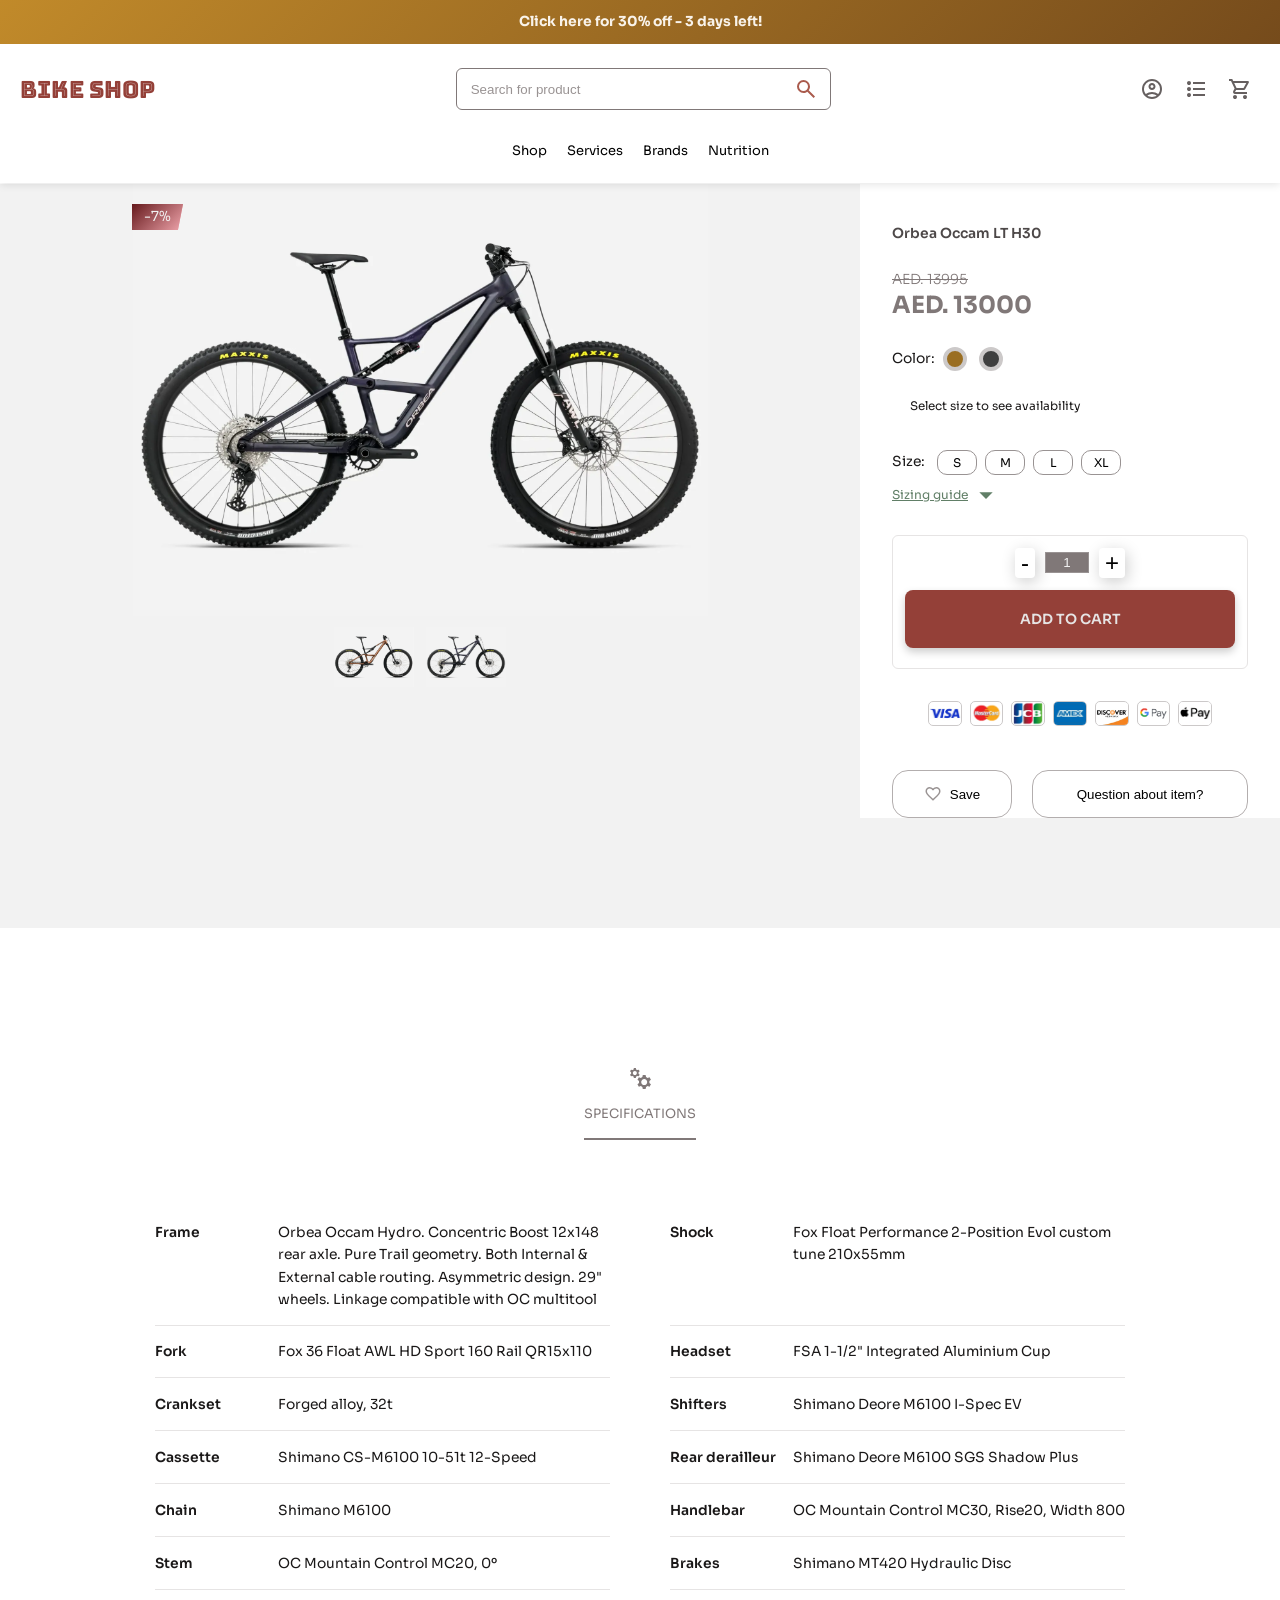
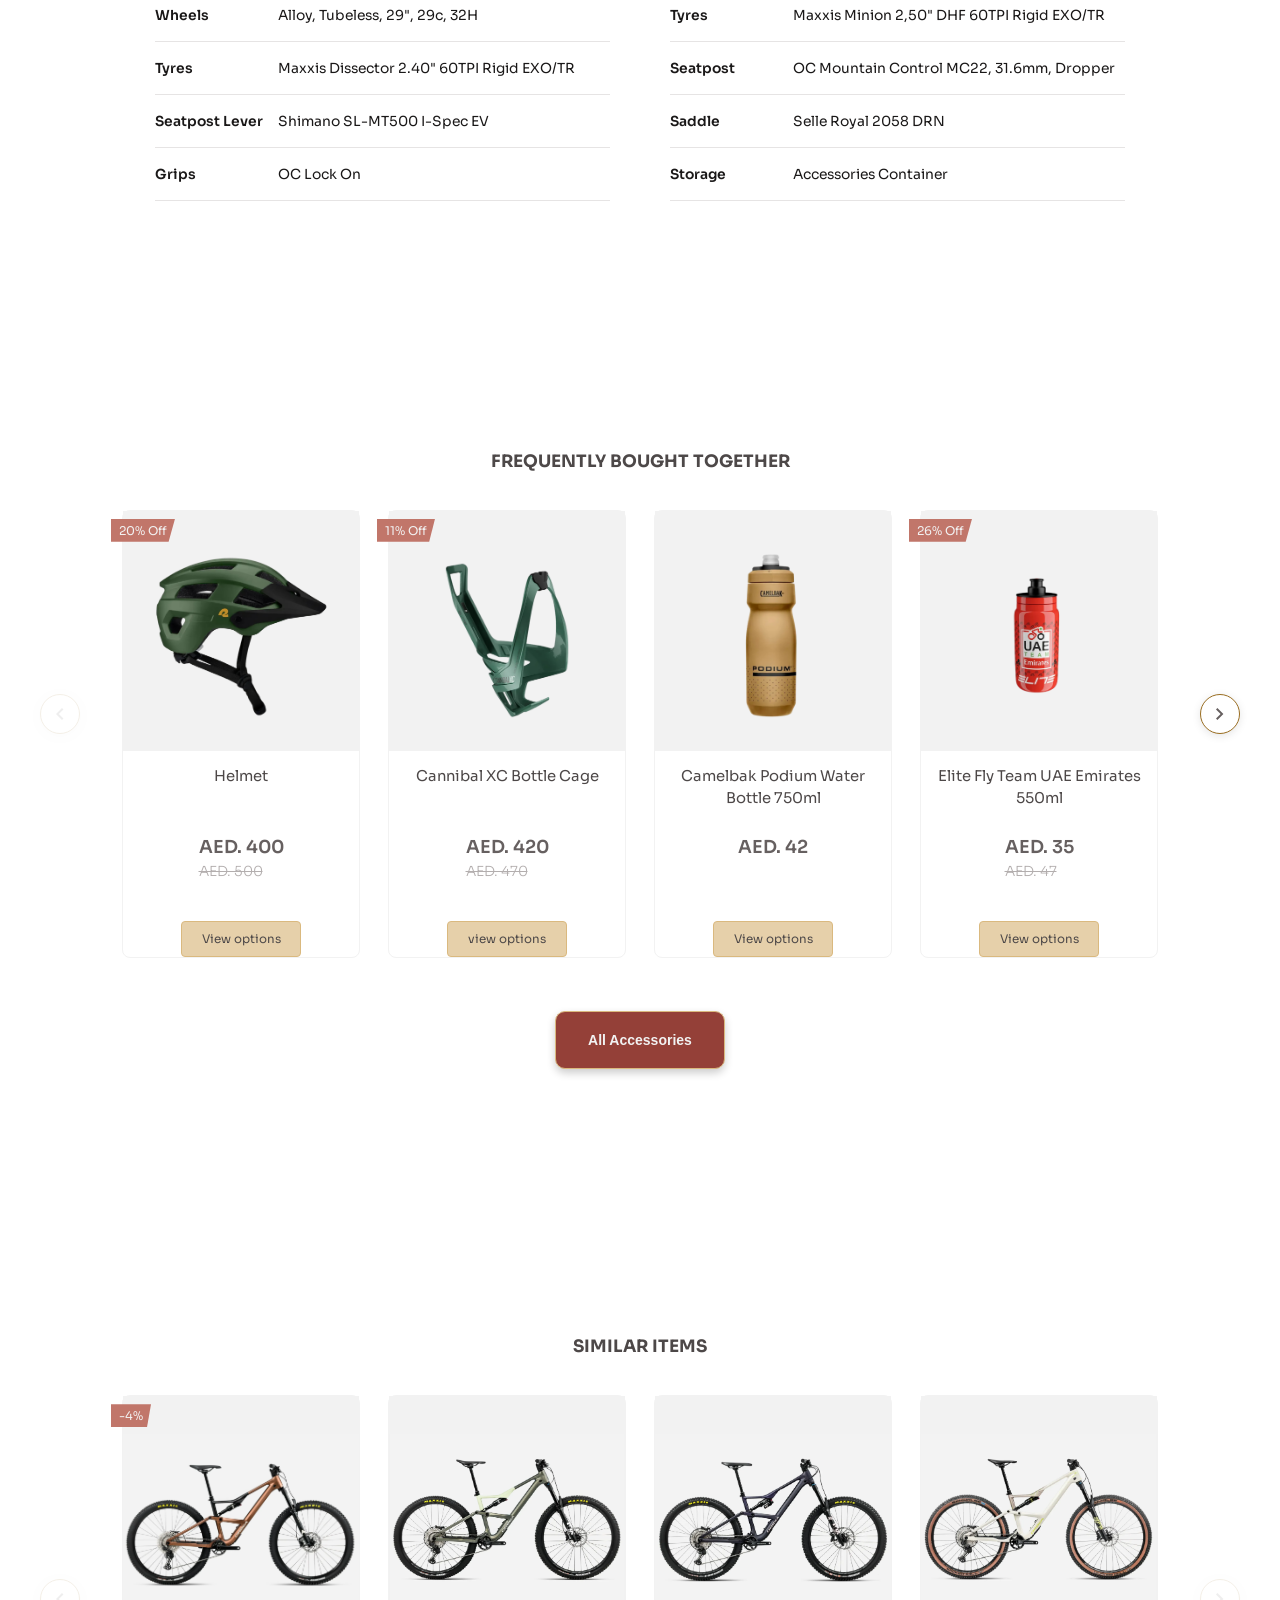
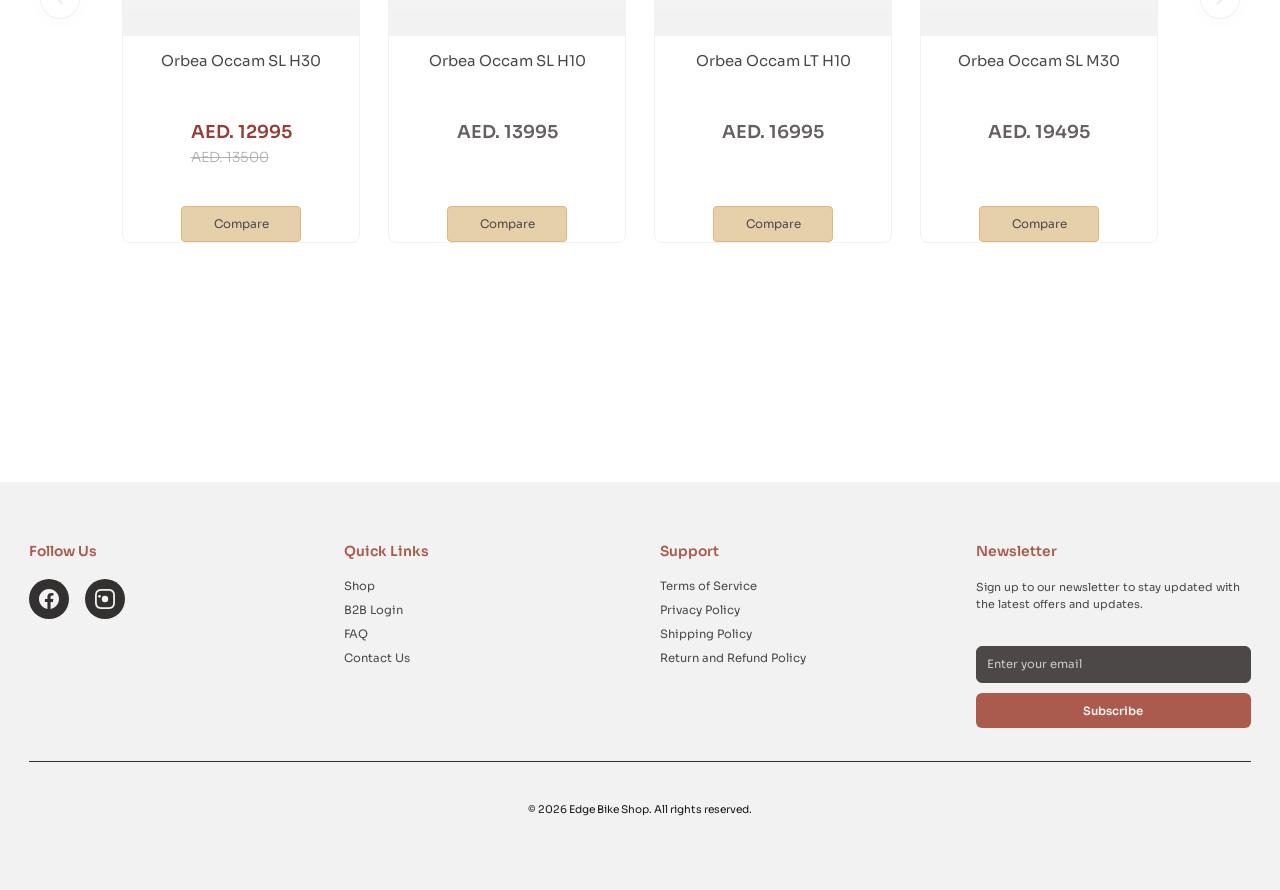
<file: pages/orbea-occam-lt-h30.html>
<!DOCTYPE html>
<html lang="en">
    <head>
        <meta charset="UTF-8">
        <meta name="viewport" content="width=device-width, initial-scale=1.0">
        <title>Document</title>
        <link rel="stylesheet" href="../styles.css">
        <script src="../main.js" defer></script>
        <script src="../scripts/orbea-occam-lt-h30.js" defer></script>
        <script src="../scripts/carousel.js" defer></script>
        <script src="../scripts/compare.js" defer></script>
        <script src="../scripts/magnify.js" defer></script>
        <script src="../scripts/prices.js" defer></script>

        <!--Bungee-->
        <link rel="preconnect" href="https://fonts.googleapis.com">
        <link rel="preconnect" href="https://fonts.gstatic.com" crossorigin>
        <link href="https://fonts.googleapis.com/css2?family=Bungee+Hairline&family=Bungee+Inline&family=Bungee+Outline&family=Bungee+Shade&family=Bungee+Spice&family=DM+Serif+Display:ital@0;1&family=DM+Serif+Text:ital@0;1&family=Macondo&family=Ojuju:wght@200..800&family=Pixelify+Sans:wght@400..700&family=Poiret+One&family=Press+Start+2P&family=Schibsted+Grotesk:ital,wght@0,400..900;1,400..900&family=Silkscreen:wght@400;700&family=Sora:wght@100..800&family=VT323&display=swap" rel="stylesheet">

        <!--Sora-->
        <link rel="preconnect" href="https://fonts.googleapis.com">
        <link rel="preconnect" href="https://fonts.gstatic.com" crossorigin>
        <link href="https://fonts.googleapis.com/css2?family=DM+Serif+Display:ital@0;1&family=DM+Serif+Text:ital@0;1&family=Pixelify+Sans:wght@400..700&family=Press+Start+2P&family=Schibsted+Grotesk:ital,wght@0,400..900;1,400..900&family=Silkscreen:wght@400;700&family=Sora:wght@100..800&family=VT323&display=swap" rel="stylesheet">
    </head>
    <body>
        <div class="top-bar">
            <div class="offer-bar">
                <h5>Click here for 30% off - 3 days left!</h5>
            </div>
            <div class="search-bar">
                <div class="logo">BIKE SHOP</div>
                <form action="/search" method="get">
                    <div class="search-box hide-on-mobile">
                        <input type="text" name="q" placeholder="Search for product">
                        <svg class="search-icon" xmlns="http://www.w3.org/2000/svg" height="24px" viewBox="0 -960 960 960" width="24px" fill="#e3e3e3"><path d="M784-120 532-372q-30 24-69 38t-83 14q-109 0-184.5-75.5T120-580q0-109 75.5-184.5T380-840q109 0 184.5 75.5T640-580q0 44-14 83t-38 69l252 252-56 56ZM380-400q75 0 127.5-52.5T560-580q0-75-52.5-127.5T380-760q-75 0-127.5 52.5T200-580q0 75 52.5 127.5T380-400Z"/></svg>
                    </div>
                </form>
                <div class="profile-bar hide-on-mobile">
                    <svg xmlns="http://www.w3.org/2000/svg" height="24px" viewBox="0 -960 960 960" width="24px" fill="#e3e3e3"><path d="M234-276q51-39 114-61.5T480-360q69 0 132 22.5T726-276q35-41 54.5-93T800-480q0-133-93.5-226.5T480-800q-133 0-226.5 93.5T160-480q0 59 19.5 111t54.5 93Zm246-164q-59 0-99.5-40.5T340-580q0-59 40.5-99.5T480-720q59 0 99.5 40.5T620-580q0 59-40.5 99.5T480-440Zm0 360q-83 0-156-31.5T197-197q-54-54-85.5-127T80-480q0-83 31.5-156T197-763q54-54 127-85.5T480-880q83 0 156 31.5T763-763q54 54 85.5 127T880-480q0 83-31.5 156T763-197q-54 54-127 85.5T480-80Zm0-80q53 0 100-15.5t86-44.5q-39-29-86-44.5T480-280q-53 0-100 15.5T294-220q39 29 86 44.5T480-160Zm0-360q26 0 43-17t17-43q0-26-17-43t-43-17q-26 0-43 17t-17 43q0 26 17 43t43 17Zm0-60Zm0 360Z"/></svg>
                    <svg xmlns="http://www.w3.org/2000/svg" height="24px" viewBox="0 -960 960 960" width="24px" fill="#e3e3e3"><path d="M360-200v-80h480v80H360Zm0-240v-80h480v80H360Zm0-240v-80h480v80H360ZM200-160q-33 0-56.5-23.5T120-240q0-33 23.5-56.5T200-320q33 0 56.5 23.5T280-240q0 33-23.5 56.5T200-160Zm0-240q-33 0-56.5-23.5T120-480q0-33 23.5-56.5T200-560q33 0 56.5 23.5T280-480q0 33-23.5 56.5T200-400Zm0-240q-33 0-56.5-23.5T120-720q0-33 23.5-56.5T200-800q33 0 56.5 23.5T280-720q0 33-23.5 56.5T200-640Z"/></svg>
                    <svg xmlns="http://www.w3.org/2000/svg" height="24px" viewBox="0 -960 960 960" width="24px" fill="#e3e3e3"><path d="M280-80q-33 0-56.5-23.5T200-160q0-33 23.5-56.5T280-240q33 0 56.5 23.5T360-160q0 33-23.5 56.5T280-80Zm400 0q-33 0-56.5-23.5T600-160q0-33 23.5-56.5T680-240q33 0 56.5 23.5T760-160q0 33-23.5 56.5T680-80ZM246-720l96 200h280l110-200H246Zm-38-80h590q23 0 35 20.5t1 41.5L692-482q-11 20-29.5 31T622-440H324l-44 80h480v80H280q-45 0-68-39.5t-2-78.5l54-98-144-304H40v-80h130l38 80Zm134 280h280-280Z"/></svg>
                </div>
                <div class="hamburger-btn show-on-mobile">
                    <svg class="icon-hamburger" xmlns="http://www.w3.org/2000/svg" height="32px" viewBox="0 -960 960 960" width="32px" fill="#745319"><path d="M120-240v-80h720v80H120Zm0-200v-80h720v80H120Zm0-200v-80h720v80H120Z"/></svg>
                    <svg class="icon-close" xmlns="http://www.w3.org/2000/svg" height="24px" viewBox="0 -960 960 960" width="24px" fill="#e3e3e3"><path d="m256-200-56-56 224-224-224-224 56-56 224 224 224-224 56 56-224 224 224 224-56 56-224-224-224 224Z"/></svg>
                </div>
            </div>
            <div class="navbar hide-on-mobile">
                <li>Shop</li>
                <li>Services</li>
                <li>Brands</li>
                <li>Nutrition</li>
            </div>
            <div class="mobile-menu">
                <ul>
                    <li>Shop</li>
                    <li>Services</li>
                    <li>Brands</li>
                    <li>Nutrition</li>
                </ul>
                <form action="/search" method="get" class="mobile-search"> 
                    <div class="search-box"> 
                        <input type="text" name="q" placeholder="Search for product"> 
                        <svg class="search-icon" xmlns="http://www.w3.org/2000/svg" height="24px" viewBox="0 -960 960 960" width="24px" fill="#e3e3e3"><path d="M784-120 532-372q-30 24-69 38t-83 14q-109 0-184.5-75.5T120-580q0-109 75.5-184.5T380-840q109 0 184.5 75.5T640-580q0 44-14 83t-38 69l252 252-56 56ZM380-400q75 0 127.5-52.5T560-580q0-75-52.5-127.5T380-760q-75 0-127.5 52.5T200-580q0 75 52.5 127.5T380-400Z"/> </svg> 
                    </div> 
                </form>
                <div class="mobile-profile-bar"> 
                    <div class="profile-item"> 
                        <svg xmlns="http://www.w3.org/2000/svg" height="24px" viewBox="0 -960 960 960" width="24px" fill="#e3e3e3"><path d="M234-276q51-39 114-61.5T480-360q69 0 132 22.5T726-276q35-41 54.5-93T800-480q0-133-93.5-226.5T480-800q-133 0-226.5 93.5T160-480q0 59 19.5 111t54.5 93Zm246-164q-59 0-99.5-40.5T340-580q0-59 40.5-99.5T480-720q59 0 99.5 40.5T620-580q0 59-40.5 99.5T480-440Zm0 360q-83 0-156-31.5T197-197q-54-54-85.5-127T80-480q0-83 31.5-156T197-763q54-54 127-85.5T480-880q83 0 156 31.5T763-763q54 54 85.5 127T880-480q0 83-31.5 156T763-197q-54 54-127 85.5T480-80Zm0-80q53 0 100-15.5t86-44.5q-39-29-86-44.5T480-280q-53 0-100 15.5T294-220q39 29 86 44.5T480-160Zm0-360q26 0 43-17t17-43q0-26-17-43t-43-17q-26 0-43 17t-17 43q0 26 17 43t43 17Zm0-60Zm0 360Z"/></svg>                      
                        Login
                    </div> 
                    <div class="profile-item"> 
                        <svg xmlns="http://www.w3.org/2000/svg" height="24px" viewBox="0 -960 960 960" width="24px" fill="#e3e3e3"><path d="m480-120-58-52q-101-91-167-157T150-447.5Q111-500 95.5-544T80-634q0-94 63-157t157-63q52 0 99 22t81 62q34-40 81-62t99-22q94 0 157 63t63 157q0 46-15.5 90T810-447.5Q771-395 705-329T538-172l-58 52Zm0-108q96-86 158-147.5t98-107q36-45.5 50-81t14-70.5q0-60-40-100t-100-40q-47 0-87 26.5T518-680h-76q-15-41-55-67.5T300-774q-60 0-100 40t-40 100q0 35 14 70.5t50 81q36 45.5 98 107T480-228Zm0-273Z"/></svg>                        
                        Wishlist
                    </div> 
                    <div class="profile-item"> 
                        <svg xmlns="http://www.w3.org/2000/svg" height="24px" viewBox="0 -960 960 960" width="24px" fill="#e3e3e3"><path d="M280-80q-33 0-56.5-23.5T200-160q0-33 23.5-56.5T280-240q33 0 56.5 23.5T360-160q0 33-23.5 56.5T280-80Zm400 0q-33 0-56.5-23.5T600-160q0-33 23.5-56.5T680-240q33 0 56.5 23.5T760-160q0 33-23.5 56.5T680-80ZM246-720l96 200h280l110-200H246Zm-38-80h590q23 0 35 20.5t1 41.5L692-482q-11 20-29.5 31T622-440H324l-44 80h480v80H280q-45 0-68-39.5t-2-78.5l54-98-144-304H40v-80h130l38 80Zm134 280h280-280Z"/></svg>                        
                        Cart 
                    </div> 
                </div>
            </div>
        </div>
            <!-- add background overlay -->
        <div class="mobile-overlay"></div>
        <div class="wrapper product-page" data-product="orbea-occam-lt-h30">
            <div class="product-main-cont">
                <div class="main-product-img-cont">
                    <div>
                        <img class="main-product-img" src="../images/Orbea_OCCAM_LT_H30_black_cropped.webp" alt="">
                    </div>
                    <p class="discount-tab"></p>
                </div>
                <div class="bike-images-cont">
                    <img class="scroll-img" id="copper" src="../images/Orbea_Occam_LT_H30_copper_cropped.webp" alt="">
                    <img class="scroll-img" id="jet-black" src="../images/Orbea_OCCAM_LT_H30_black_cropped.webp" alt="">
                </div>
            </div>
            <div class="bike-sale-details-cont">
                <div class="name-box">
                    <h5>Orbea Occam LT H30</h5>
                </div>
                <div class="price-cont">
                    <h6 class="old-price">AED. 13995</h6>
                    <h3 class="new-price">AED. 13995</h3>
                </div>
                <div class="color-wrapper">
                    <div class="color-box-cont">
                        <p>Color:</p>
                        <div class="color-box">
                            <div class="color copper"></div>
                            <div class="color jet-black"></div>
                        </div>
                    </div>
                    <p class="color-name"></p>
                </div>
                <div class="availability-box">
                    <div class="availability">
                        <div class="availability-color"></div>
                        <div class="availability-info">
                            <p>Select size to see availability</p>
                        </div>
                    </div>
                    <div class="notify-dropdown">
                        <p>Notify you when back in stock?</p>
                        <div class="notify-buttons">
                            <button class="notify-yes">Yes</button>
                            <button class="notify-cancel">Cancel</button>
                        </div>
                    </div>
                </div>
                <div class="size-box-wrapper">
                    <div class="size-box-inner">
                        <p>Size:</p>
                        <div class="size-box-cont">
                            <div class="size-box">S</div>
                            <div class="size-box">M</div>
                            <div class="size-box">L</div>
                            <div class="size-box">XL</div>
                        </div>
                    </div>
                    <div class="sizing-cont">
                        <div class="sizing-guide">
                            Sizing guide
                            <svg class="arrow-down" xmlns="http://www.w3.org/2000/svg" height="32px" viewBox="0 -960 960 960" width="32px" fill="currentColor"><path d="M480-360 280-560h400L480-360Z"/></svg>
                            <svg class="arrow-up" xmlns="http://www.w3.org/2000/svg" height="32px" viewBox="0 -960 960 960" width="32px" fill="currentColor"><path d="m280-400 200-200 200 200H280Z"/></svg>
                        </div>
                        <div class="sizing-menu">
                            <div class="size-row-cont">
                                <div class="size-row">
                                    <div class="size-label">S</div>
                                    <div class="size-range" data-cm="163 --- 172" data-feet="5' 3&quot; --- 5' 6&quot;">
                                        163 --- 172 cm
                                    </div>
                                </div>
                                <div class="size-row">
                                    <div class="size-label">M</div>
                                    <div class="size-range" data-cm="171 --- 180" data-feet="5' 6&quot; --- 5' 9&quot;">
                                        171 --- 180 cm
                                    </div>
                                </div>
                                <div class="size-row">
                                    <div class="size-label">L</div>
                                    <div class="size-range" data-cm="179 --- 188" data-feet="5' 8&quot; --- 6' 2&quot;">
                                        179 --- 188 cm
                                    </div>
                                </div>
                                <div class="size-row">
                                    <div class="size-label">XL</div>
                                    <div class="size-range" data-cm="187 --- 196" data-feet="6' 1&quot; --- 6' 4&quot;">
                                        187 --- 196 cm
                                    </div>
                                </div>
                            </div>
                            <div class="toggle-measurement-unit">
                                <div class="unit-toggle">
                                    <div class="unit-option active" data-unit="cm">
                                        cm
                                    </div>
                                    <div class="unit-option" data-unit="inches">
                                        feet
                                    </div>
                                </div>
                            </div>
                        </div>
                    </div>
                </div>
                <div class="quantity-cont">
                    <div class="quantity-box">
                        <button type="button" class="decrement">-</button>
                        <input type="number" class="quantity" value="1" min="1">
                        <button type="button" class="increment">+</button>
                    </div>
                    <div class="button btn-main">
                        ADD TO CART
                    </div>
                </div>        
                <div class="payment-options-wrapper">
                    <div class="payment-options-cont">
                        <img src="../images/Visa_cropped (1).png" alt="Visa credit card">
                    </div>
                    <div class="payment-options-cont">
                        <img src="../images/Mastercard_cropped (1).png" alt="Mastercard credit card">
                    </div>
                    <div class="payment-options-cont">
                        <img src="../images/JCB_cropped.png" alt="JCB credit card">
                    </div>
                    <div class="payment-options-cont">
                        <img src="../images/amex.png" alt="American express credit card">
                    </div>
                    <div class="payment-options-cont">
                        <img src="../images/discover_card_cropped.webp" alt="Discover credit card">
                    </div>
                    <div class="payment-options-cont">
                        <img src="../images/google-pay_cropped.webp" alt="Google pay payment option">
                    </div>
                    <div class="payment-options-cont">
                        <img src="../images/apple-pay-logo.png" alt="Apple pay payment options">
                    </div>
                </div>
                <div class="wishlist-box">
                    <button class="block with-img">
                        <svg xmlns="http://www.w3.org/2000/svg" height="18pxpx" viewBox="0 -960 960 960" width="18px" fill="#c18a2a"><path d="m480-120-58-52q-101-91-167-157T150-447.5Q111-500 95.5-544T80-634q0-94 63-157t157-63q52 0 99 22t81 62q34-40 81-62t99-22q94 0 157 63t63 157q0 46-15.5 90T810-447.5Q771-395 705-329T538-172l-58 52Zm0-108q96-86 158-147.5t98-107q36-45.5 50-81t14-70.5q0-60-40-100t-100-40q-47 0-87 26.5T518-680h-76q-15-41-55-67.5T300-774q-60 0-100 40t-40 100q0 35 14 70.5t50 81q36 45.5 98 107T480-228Zm0-273Z"/></svg>
                        Save
                    </button>
                    <button type="button" class="block">
                        Question about item?
                    </button>
                </div>
            </div>
        </div>
        <div class="wrapper mid-section dark-section">
            <div class="section-icon">
                <svg xmlns="http://www.w3.org/2000/svg" height="36px" viewBox="0 -960 960 960" width="36px" fill="currentColor"><path d="m234-480-12-60q-12-5-22.5-10.5T178-564l-58 18-40-68 46-40q-2-13-2-26t2-26l-46-40 40-68 58 18q11-8 21.5-13.5T222-820l12-60h80l12 60q12 5 22.5 10.5T370-796l58-18 40 68-46 40q2 13 2 26t-2 26l46 40-40 68-58-18q-11 8-21.5 13.5T326-540l-12 60h-80Zm40-120q33 0 56.5-23.5T354-680q0-33-23.5-56.5T274-760q-33 0-56.5 23.5T194-680q0 33 23.5 56.5T274-600ZM592-40l-18-84q-17-6-31.5-14.5T514-158l-80 26-56-96 64-56q-2-18-2-36t2-36l-64-56 56-96 80 26q14-11 28.5-19.5T574-516l18-84h112l18 84q17 6 31.5 14.5T782-482l80-26 56 96-64 56q2 18 2 36t-2 36l64 56-56 96-80-26q-14 11-28.5 19.5T722-124l-18 84H592Zm56-160q50 0 85-35t35-85q0-50-35-85t-85-35q-50 0-85 35t-35 85q0 50 35 85t85 35Z"/></svg>
                <div class="section-head">
                    SPECIFICATIONS
                </div>
            </div>
            <div class="part-description-cont">
                <div class="part-description">
                    <div class="part">
                        <p>Frame</p>
                    </div>
                    <div class="description">
                        <p>Orbea Occam Hydro. Concentric Boost 12x148 rear axle. Pure Trail geometry. Both Internal & External cable routing. Asymmetric design. 29" wheels. Linkage compatible with OC multitool</p>
                    </div>
                </div>
                <div class="part-description">
                    <div class="part">
                        <p>Shock</p>
                    </div>
                    <div class="description">
                        <p>Fox Float Performance 2-Position Evol custom tune 210x55mm</p>
                    </div>
                </div>
                <div class="part-description">
                    <div class="part">
                        <p>Fork</p>
                    </div>
                    <div class="description">
                        <p>Fox 36 Float AWL HD Sport 160 Rail QR15x110</p>
                    </div>
                </div>
                <div class="part-description">
                    <div class="part">
                        <p>Headset</p>
                    </div>
                    <div class="description">
                        <p>FSA 1-1/2" Integrated Aluminium Cup</p>
                    </div>
                </div>
                <div class="part-description">
                    <div class="part">
                        <p>Crankset</p>
                    </div>
                    <div class="description">
                        <p>Forged alloy, 32t</p>
                    </div>
                </div>
                <div class="part-description">
                    <div class="part">
                        <p>Shifters</p>
                    </div>
                    <div class="description">
                        <p>Shimano Deore M6100 I-Spec EV</p>
                    </div>
                </div>
                <div class="part-description">
                    <div class="part">
                        <p>Cassette</p>
                    </div>
                    <div class="description">
                        <p>Shimano CS-M6100 10-51t 12-Speed</p>
                    </div>
                </div>
                <div class="part-description">
                    <div class="part">
                        <p>Rear derailleur</p>
                    </div>
                    <div class="description">
                        <p>Shimano Deore M6100 SGS Shadow Plus</p>
                    </div>
                </div>
                <div class="part-description">
                    <div class="part">
                        <p>Chain</p>
                    </div>
                    <div class="description">
                        <p>Shimano M6100</p>
                    </div>
                </div>
                <div class="part-description">
                    <div class="part">
                        <p>Handlebar</p>
                    </div>
                    <div class="description">
                        <p>OC Mountain Control MC30, Rise20, Width 800</p>
                    </div>
                </div>
                <div class="part-description">
                    <div class="part">
                        <p>Stem</p>
                    </div>
                    <div class="description">
                        <p>OC Mountain Control MC20, 0º</p>
                    </div>
                </div>
                <div class="part-description">
                    <div class="part">
                        <p>Brakes</p>
                    </div>
                    <div class="description">
                        <p>Shimano MT420 Hydraulic Disc</p>
                    </div>
                </div>
                <div class="part-description">
                    <div class="part">
                        <p>Wheels</p>
                    </div>
                    <div class="description">
                        <p>Alloy, Tubeless, 29", 29c, 32H</p>
                    </div>
                </div>
                <div class="part-description">
                    <div class="part">
                        <p>Tyres</p>
                    </div>
                    <div class="description">
                        <p>Maxxis Minion 2,50" DHF 60TPI Rigid EXO/TR</p>
                    </div>
                </div>
                <div class="part-description">
                    <div class="part">
                        <p>Tyres</p>
                    </div>
                    <div class="description">
                        <p>Maxxis Dissector 2.40" 60TPI Rigid EXO/TR</p>
                    </div>
                </div>
                <div class="part-description">
                    <div class="part">
                        <p>Seatpost</p>
                    </div>
                    <div class="description">
                        <p>OC Mountain Control MC22, 31.6mm, Dropper</p>
                    </div>
                </div>
                <div class="part-description">
                    <div class="part">
                        <p>Seatpost Lever</p>
                    </div>
                    <div class="description">
                        <p>Shimano SL-MT500 I-Spec EV</p>
                    </div>
                </div>
                <div class="part-description">
                    <div class="part">
                        <p>Saddle</p>
                    </div>
                    <div class="description">
                        <p>Selle Royal 2058 DRN</p>
                    </div>
                </div>
                <div class="part-description">
                    <div class="part">
                        <p>Grips</p>
                    </div>
                    <div class="description">
                        <p>OC Lock On</p>
                    </div>
                </div>
                <div class="part-description">
                    <div class="part">
                        <p>Storage</p>
                    </div>
                    <div class="description">
                        <p>Accessories Container</p>
                    </div>
                </div>
            </div>
        </div>
        <div class="mid-section">
            <div class="section-header">
                <h4>FREQUENTLY BOUGHT TOGETHER</h4>
            </div>
            
            <!-- Carousel Wrapper -->
            <div class="carousel">
                
                <!-- Left Arrow Button -->
                <button class="carousel-arrow carousel-arrow-left">
                    <svg xmlns="http://www.w3.org/2000/svg" height="24px" viewBox="0 -960 960 960" width="24px"><path d="M560-240 320-480l240-240 56 56-184 184 184 184-56 56Z"/></svg>
                </button>

                <!-- Carousel Items Container (scrollable area) -->
                <div class="carousel-items">

                    <!--card 1 - Helmet-->
                    <a class="card">
                        <div class="card-img-cont">
                            <p class="card-discount"></p>
                            <img src="../images/Helmet.png" alt="Helmet" class="card-img"> 
                        </div>
                        <div class="card-info">
                            <h5 class="card-product">Helmet</h5>
                            <div class="card-price-cont">
                                <p class="card-price">AED. 400</p>
                                <p class="card-old-price">AED. 500</p>
                            </div>
                        </div>
                        <div class="carousel-btn">
                            View options
                        </div>
                        
                    </a>

                    <!--card 2 - Bottle cage-->
                    <a class="card">
                        <div class="card-img-cont">
                            <p class="card-discount"></p>
                            <img src="../images/Bottle_cage.png" alt="Bottle cage" class="card-img">
                        </div>
                        <div class="card-info">
                            <h5 class="card-product">Cannibal XC Bottle Cage</h5>
                            <div class="card-price-cont">
                                <p class="card-price">AED. 420</p>
                                <p class="card-old-price">AED. 470</p>
                            </div>
                        </div>
                        <div class="carousel-btn">
                            view options
                        </div>
                    </a>
                    
                    <!--card 3 - Camelbak Podium Water Bottle-->
                    <a class="card">
                        <div class="card-img-cont">
                            <p class="card-discount"></p>
                            <img src="../images/Water_bottle.png" alt="Water bottle" class="card-img">
                        </div>
                        <div class="card-info">
                            <h5 class="card-product">Camelbak Podium Water Bottle 750ml</h5>
                            <div class="card-price-cont">
                                <p class="card-price">AED. 42</p>
                                <p class="card-old-price">AED. 37</p>
                            </div>
                        </div>
                        <div class="carousel-btn">
                            View options
                        </div>
                    </a>

                    <!--card 4 - Elite Fly Team UAE Emirates-->
                    <a class="card">
                        <div class="card-img-cont">
                            <p class="card-discount"></p>
                            <img src="../images/elite-fly-team-uae-emirates-550ml.png" alt="Water bottle" class="card-img">
                        </div>
                        <div class="card-info">
                            <h5 class="card-product">Elite Fly Team UAE Emirates 550ml</h5>
                            <div class="card-price-cont">
                                <p class="card-price">AED. 35</p>
                                <p class="card-old-price">AED. 47</p>
                            </div>
                        </div>
                        <div class="carousel-btn">
                            View options
                        </div>
                    </a>

                    <!-- Card 5 - Giro gloves-->
                    <a class="card">
                        <div class="card-img-cont">
                            <p class="card-discount"></p>
                            <img src="../images/Gloves_cropped_processed_by_imagy.png" alt="Gloves" class="card-img">
                        </div>
                        <div class="card-info">
                            <h5 class="card-product">Giro gloves</h5>
                            <div class="card-price-cont">
                                <p class="card-price">AED. 115</p>
                                <p class="card-old-price">AED. 125</p>
                            </div>
                        </div>
                        <div class="carousel-btn">
                            View options
                        </div>
                    </a>

                    <!-- Card 6 - Photocromatic Glasses-->
                    <a class="card">
                        <div class="card-img-cont">
                            <p class="card-discount"></p>
                            <img src="../images/Glasses.png" alt="Glasses" class="card-img">
                        </div>
                        <div class="card-info">
                            <h5 class="card-product">Photocromatic Glasses</h5>
                            <div class="card-price-cont">
                                <p class="card-price">AED. 115</p>
                                <p class="card-old-price">AED. 110</p>
                            </div>
                        </div>
                        <div class="carousel-btn">
                            View options
                        </div>
                    </a>

                    <!-- Card 7 - Lezyne ABS Pump-->
                    <a class="card">
                        <div class="card-img-cont">
                            <p class="card-discount"></p>
                            <img src="../images/Hand_pump.png" alt="Hand pump" class="card-img">
                        </div>
                        <div class="card-info">
                            <h5 class="card-product">Lezyne ABS Pump</h5>
                            <div class="card-price-cont">
                                <p class="card-price">AED. 85</p>
                                <p class="card-old-price">AED. 80</p>
                            </div>
                        </div>
                        <div class="carousel-btn">
                            View options
                        </div>
                    </a>

                    <!-- Card 8 - Silca Super Secret Lube-->
                    <a class="card">
                        <div class="card-img-cont">
                            <p class="card-discount"></p>
                            <img src="../images/Bike_lube.png" alt="Bike lube" class="card-img">
                        </div>
                        <div class="card-info">
                            <h5 class="card-product">Silca Super Secret Lube</h5>
                            <div class="card-price-cont">
                                <p class="card-price">AED. 95</p>
                                <p class="card-old-price">AED. 110</p>
                            </div>
                        </div>
                        <div class="carousel-btn">
                            View options
                        </div>
                    </a>

                    <!-- Card 9 - Beamer 700 Lights-->
                    <a class="card">
                        <div class="card-img-cont">
                            <p class="card-discount"></p>
                            <img src="../images/Bike_lights.png" alt="Bike lights" class="card-img">
                        </div>
                        <div class="card-info">
                            <h5 class="card-product">Beamer 700 Lights</h5>
                            <div class="card-price-cont">
                                <p class="card-price">AED. 320</p>
                                <p class="card-old-price">AED. 110</p>
                            </div>
                        </div>
                        <div class="carousel-btn">
                            View options
                        </div>
                    </a>

                    <!-- Card 10 - PEdALED yama trail grey men-->
                    <a class="card">
                        <div class="card-img-cont">
                            <p class="card-discount"></p>
                            <img src="../images/pedaled-yama-trail-men-grey-2.png" alt="Bike jersey" class="card-img">
                        </div>
                        <div class="card-info">
                            <h5 class="card-product">PEdALED yama trail grey men</h5>
                            <div class="card-price-cont">
                                <p class="card-price">AED. 320</p>
                                <p class="card-old-price">AED. 640</p>
                            </div>
                        </div>
                        <div class="carousel-btn">
                            View options
                        </div>
                    </a>
                </div>

                <!-- Right Arrow Button -->
                <button class="carousel-arrow carousel-arrow-right">
                    <svg xmlns="http://www.w3.org/2000/svg" height="24px" viewBox="0 -960 960 960" width="24px" fill="#e3e3e3"><path d="M504-480 320-664l56-56 240 240-240 240-56-56 184-184Z"/></svg>
                </button>

            </div>

            <!-- Carousel Scroll Bar (progress indicator) -->
            <!--<div class="carousel-scrollbar">
                <div class="carousel-scrollbar-fill"></div>
            </div>-->
            <button class="btn-mid-section" >All Accessories</button>
        </div>

        <!--<div class="divider"></div>-->

        <div class="mid-section">
            <div class="section-header">
                <h4>SIMILAR ITEMS</h4>
            </div>
            
            <!-- Carousel Wrapper -->
            <div class="carousel">
                
                <!-- Left Arrow Button -->
                <button class="carousel-arrow carousel-arrow-left">
                    <svg xmlns="http://www.w3.org/2000/svg" height="24px" viewBox="0 -960 960 960" width="24px"><path d="M560-240 320-480l240-240 56 56-184 184 184 184-56 56Z"/></svg>
                </button>

                <!-- Carousel Items Container (scrollable area) -->
                <div class="carousel-items">

                    <!--card 1 Orbea Occam SL H30-->
                    <a href="../pages/orbea-occam-sl-h30.html" class="card" data-product="orbea-occam-sl-h30">
                        <div class="card-img-cont">
                            <p class="card-discount"></p>
                            <img src="../images/Orbea_Occam_SL_H30_cropped.webp" alt="Orbea bicycle image" class="card-img">
                        </div>
                        <div class="card-info">
                            <h5 class="card-product">Orbea Occam SL H30</h5>
                            <div class="card-price-cont">
                                <p class="card-price">AED. 12995</p>
                                <p class="card-old-price">AED. 13500</p>
                            </div>
                        </div>
                        <div class="carousel-btn" onclick="openCompare(this); return false;">
                            Compare
                        </div>
                    </a>

                    <!-- Card 2 - Orbea Occam SL H10-->
                    <a href="../pages/orbea-occam-sl-h10.html" class="card" data-product="orbea-occam-sl-h10">
                        <div class="card-img-cont">
                            <p class="card-discount"></p>
                            <img src="../images/Orbea_Occam_SL_H10_green_cropped.webp" alt="Orbea bicycle image" class="card-img">
                        </div>
                        <div class="card-info">
                            <h5 class="card-product">Orbea Occam SL H10</h5>
                            <div class="card-price-cont">
                                <p class="card-price">AED. 13995</p>
                                <p class="card-old-price">AED. 13995</p>
                            </div>
                        </div>
                        <div class="carousel-btn" onclick="openCompare(this); return false;">
                            Compare
                        </div>
                    </a>

                    <!--card 3 - Orbea Occam LT H10-->
                    <a href="../pages/orbea-occam-lt-h10.html" class="card" data-product="orbea-occam-lt-h10">
                        <div class="card-img-cont"> 
                            <p class="card-discount"></p>
                            <img src="../images/Orbea_Occam_LT_H10_black_cropped.webp" alt="Orbea bicycle image" class="card-img">
                        </div>
                        <div class="card-info">
                            <h5 class="card-product">Orbea Occam LT H10</h5>
                            <div class="card-price-cont">
                                <p class="card-price">AED. 16995</p>
                                <p class="card-old-price">AED. 16995</p>
                            </div>
                        </div>
                        <div class="carousel-btn" onclick="openCompare(this); return false;">
                            Compare
                        </div>
                    </a>

                    <!--card 3 - Orbea Occam SL M30-->
                    <a href="../pages/orbea-occam-sl-m30.html" class="card" data-product="orbea-occam-sl-m30">
                        <div class="card-img-cont">
                            <p class="card-discount"></p>
                            <img src="../images/Orbea_Occam_SL_M30_ivory-white_cropped.webp" alt="Orbea Laufey h30" class="card-img"> 
                        </div>
                        <div class="card-info">
                            <h5 class="card-product">Orbea Occam SL M30</h5>
                            <div class="card-price-cont">
                                <p class="card-price">AED. 19495</p>
                                <p class="card-old-price">AED. 19495</p>
                            </div>
                        </div>
                        <div class="carousel-btn" onclick="openCompare(this); return false;">
                            Compare
                        </div>
                    </a> 
             </div>

                <!-- Right Arrow Button -->
                <button class="carousel-arrow carousel-arrow-right">
                    <svg xmlns="http://www.w3.org/2000/svg" height="24px" viewBox="0 -960 960 960" width="24px" fill="#e3e3e3"><path d="M504-480 320-664l56-56 240 240-240 240-56-56 184-184Z"/></svg>
                </button>

            </div>

            <!-- Carousel Scroll Bar (progress indicator) -->
            <!--<div class="carousel-scrollbar">
                <div class="carousel-scrollbar-fill"></div>
            </div>-->
        </div>

        <!-- Footer -->
        <footer class="footer">
            <div class="footer-container">
                <!-- Social Media Icons -->
                <div class="footer-section social-section">
                    <h5 class="footer-title">Follow Us</h5>
                    <div class="social-icons">
                        <a href="#facebook" class="social-icon facebook" aria-label="Facebook">
                            <svg xmlns="http://www.w3.org/2000/svg" viewBox="0 0 24 24" fill="currentColor">
                                <path d="M24 12.073c0-6.627-5.373-12-12-12s-12 5.373-12 12c0 5.99 4.388 10.954 10.125 11.854v-8.385H7.078v-3.47h3.047V9.43c0-3.007 1.792-4.669 4.533-4.669 1.312 0 2.686.235 2.686.235v2.953H15.83c-1.491 0-1.956.925-1.956 1.874v2.25h3.328l-.532 3.47h-2.796v8.385C19.612 23.027 24 18.062 24 12.073z"/>
                            </svg>
                        </a>
                        <a href="#instagram" class="social-icon instagram" aria-label="Instagram">
                            <svg xmlns="http://www.w3.org/2000/svg" viewBox="0 0 24 24" fill="currentColor">
                                <path d="M12 0C8.74 0 8.333.015 7.053.072 5.775.132 4.905.333 4.117.63c-.794.297-1.473.645-2.148 1.32-.675.675-1.023 1.354-1.32 2.148-.297.788-.5 1.659-.56 2.937C.015 8.333 0 8.74 0 12s.015 3.667.072 4.947c.06 1.277.263 2.148.56 2.936.297.792.645 1.472 1.32 2.147.675.675 1.355 1.023 2.148 1.32.788.297 1.66.499 2.937.559C8.333 23.988 8.74 24 12 24s3.667-.015 4.947-.072c1.277-.06 2.148-.262 2.936-.559.792-.297 1.472-.645 2.147-1.32.675-.675 1.023-1.355 1.32-2.147.297-.788.499-1.66.559-2.937.058-1.28.072-1.687.072-4.947s-.015-3.667-.072-4.947c-.06-1.277-.262-2.149-.559-2.936-.297-.792-.645-1.473-1.32-2.148-.675-.675-1.355-1.023-2.147-1.32-.788-.297-1.66-.499-2.937-.559C15.667.015 15.26 0 12 0zm0 2.16c3.203 0 3.585.009 4.849.070 1.17.054 1.805.244 2.227.408.562.217.96.477 1.382.896.419.42.679.819.896 1.381.164.422.354 1.057.408 2.227.061 1.264.07 1.646.07 4.849s-.009 3.585-.07 4.849c-.054 1.17-.244 1.805-.408 2.227-.217.562-.477.96-.896 1.382-.42.419-.819.679-1.381.896-.422.164-1.057.354-2.227.408-1.264.061-1.646.07-4.849.07s-3.585-.009-4.849-.07c-1.17-.054-1.805-.244-2.227-.408-.562-.217-.96-.477-1.382-.896-.419-.42-.679-.819-.896-1.381-.164-.422-.354-1.057-.408-2.227-.061-1.264-.07-1.646-.07-4.849s.009-3.585.07-4.849c.054-1.17.244-1.805.408-2.227.217-.562.477-.96.896-1.382.42-.419.819-.679 1.381-.896.422-.164 1.057-.354 2.227-.408 1.264-.061 1.646-.07 4.849-.07z"/>
                                <circle cx="12" cy="12" r="3.846"/>
                                <path d="M5.408 7.065a1.657 1.657 0 100 3.314 1.657 1.657 0 000-3.314z"/>
                            </svg>
                        </a>
                    </div>
                </div>
                
                <!-- Quick Links Section -->
                <div class="footer-section">
                    <h5 class="footer-title">Quick Links</h5>
                    <ul class="footer-list">
                        <li><a href="#shop">Shop</a></li>
                        <li><a href="#b2b">B2B Login</a></li>
                        <li><a href="#faq">FAQ</a></li>
                        <li><a href="#contact">Contact Us</a></li>
                    </ul>
                </div>

                <!-- Support Section -->
                <div class="footer-section">
                    <h5 class="footer-title">Support</h5>
                    <ul class="footer-list">
                        <li><a href="#tos">Terms of Service</a></li>
                        <li><a href="#privacy">Privacy Policy</a></li>
                        <li><a href="#shipping">Shipping Policy</a></li>
                        <li><a href="#returns">Return and Refund Policy</a></li>
                    </ul>
                </div>

                <!-- Newsletter Section -->
                <div class="footer-section newsletter-section">
                    <h5 class="footer-title">Newsletter</h5>
                    <p class="newsletter-text">Sign up to our newsletter to stay updated with the latest offers and updates.</p>
                    <form class="newsletter-form">
                        <input type="email" placeholder="Enter your email" required class="newsletter-input">
                        <button type="submit" class="newsletter-btn">Subscribe</button>
                    </form>
                </div>
            </div>

            <!-- Footer Bottom -->
            <div class="footer-bottom">
                <p>&copy; 2026 Edge Bike Shop. All rights reserved.</p>
            </div>
        </footer>
    </body>
</html>
</file>
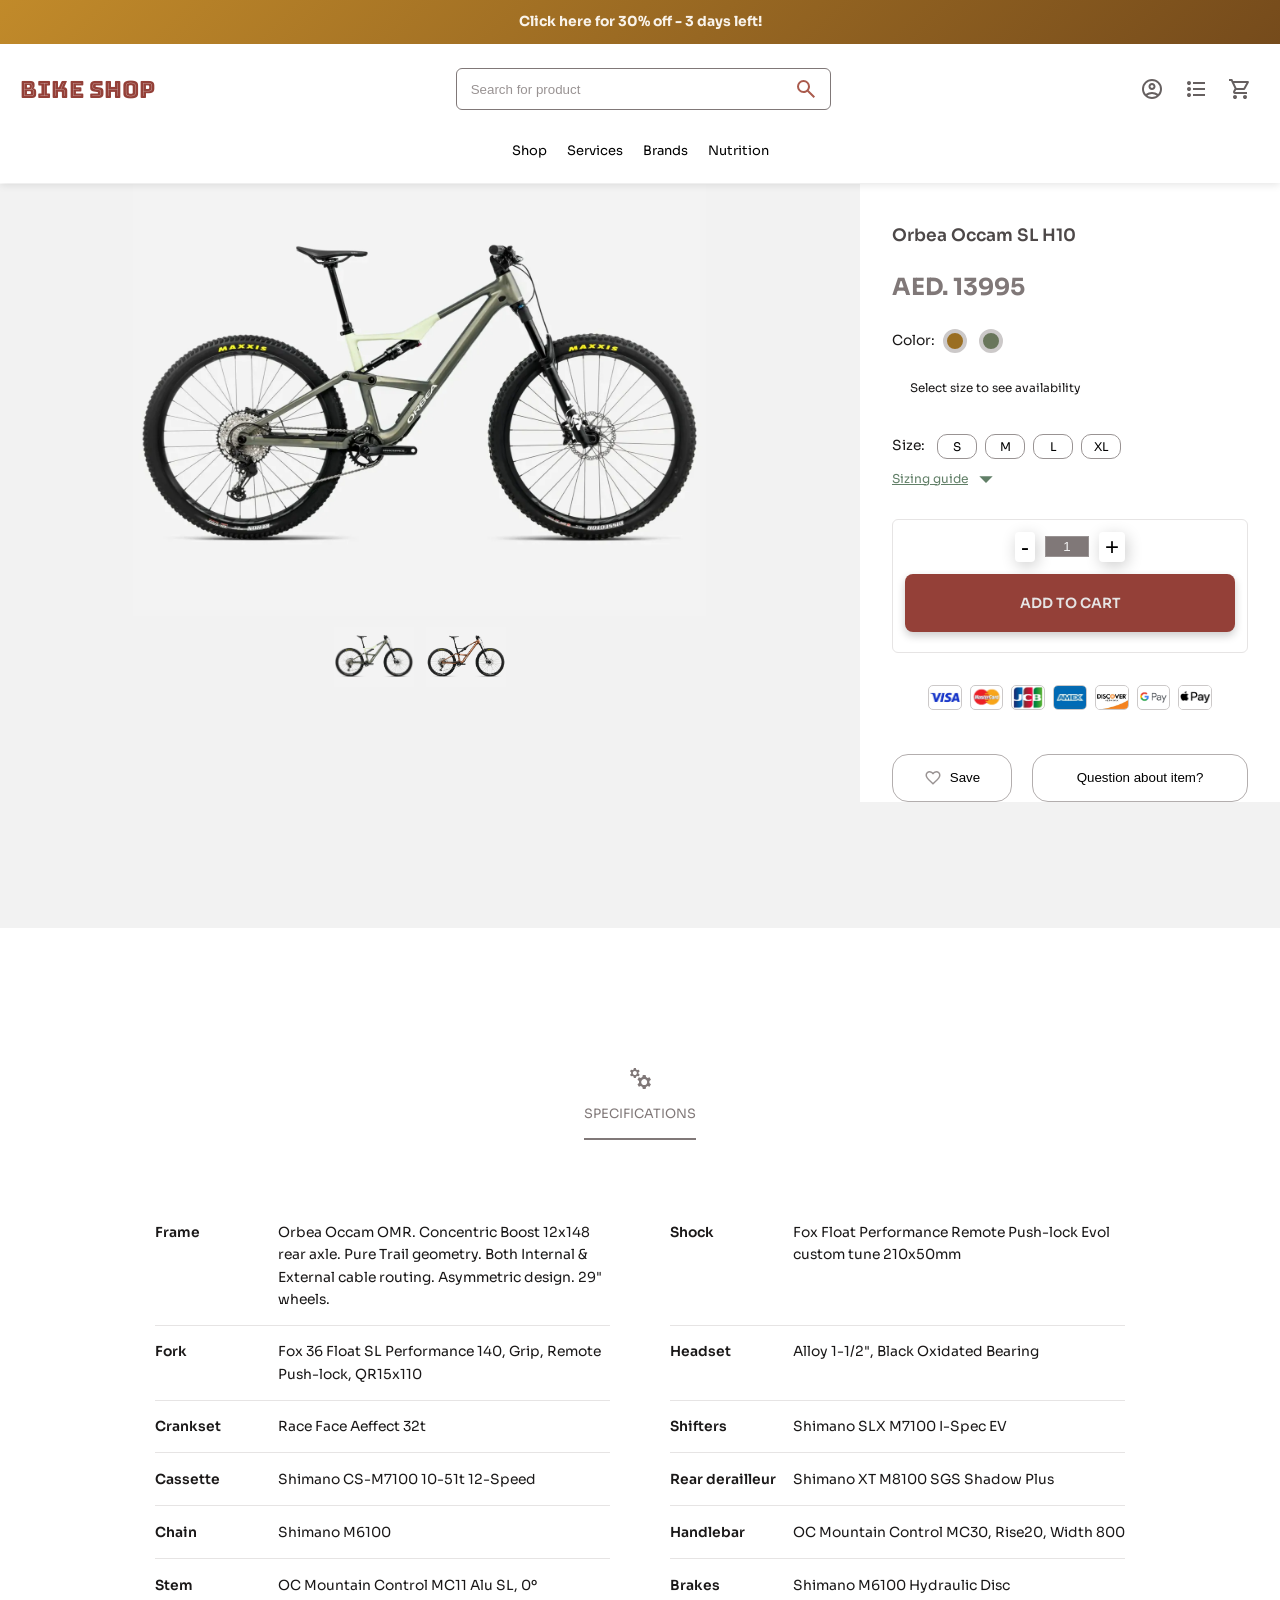
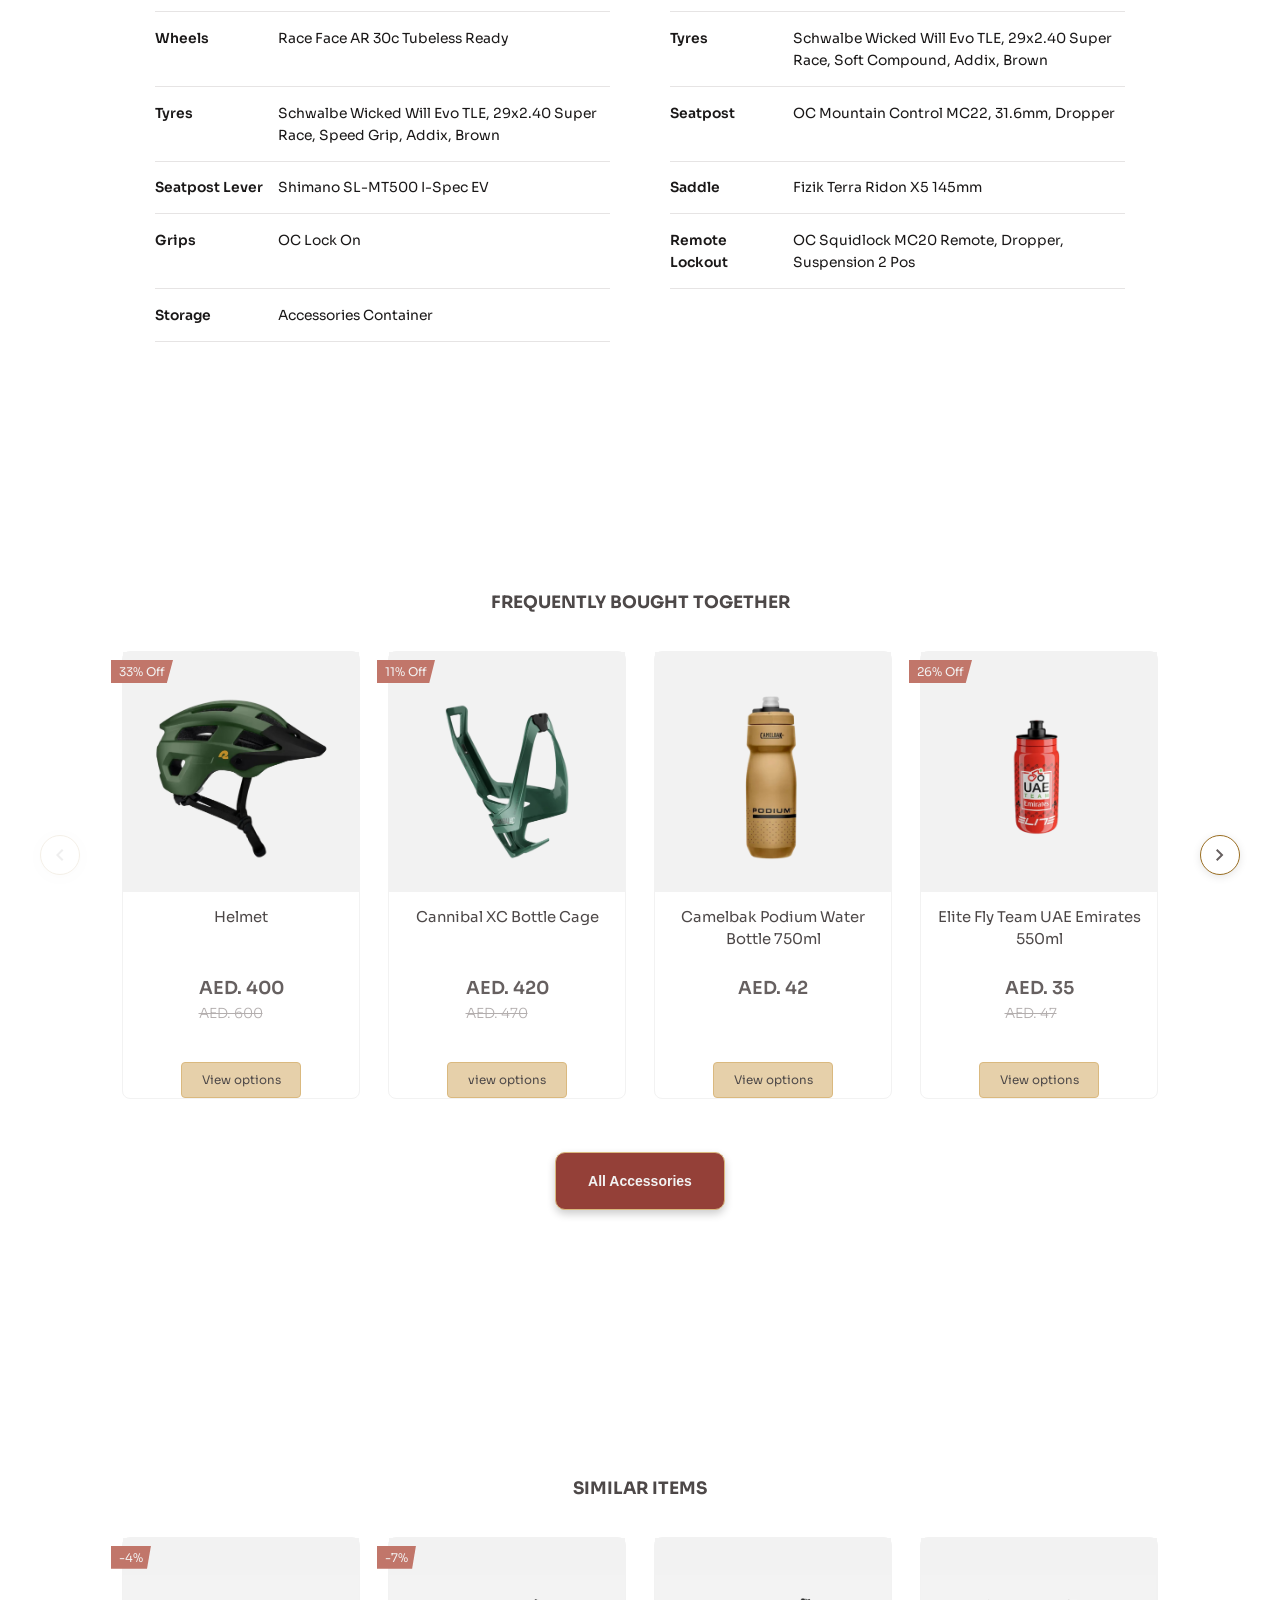
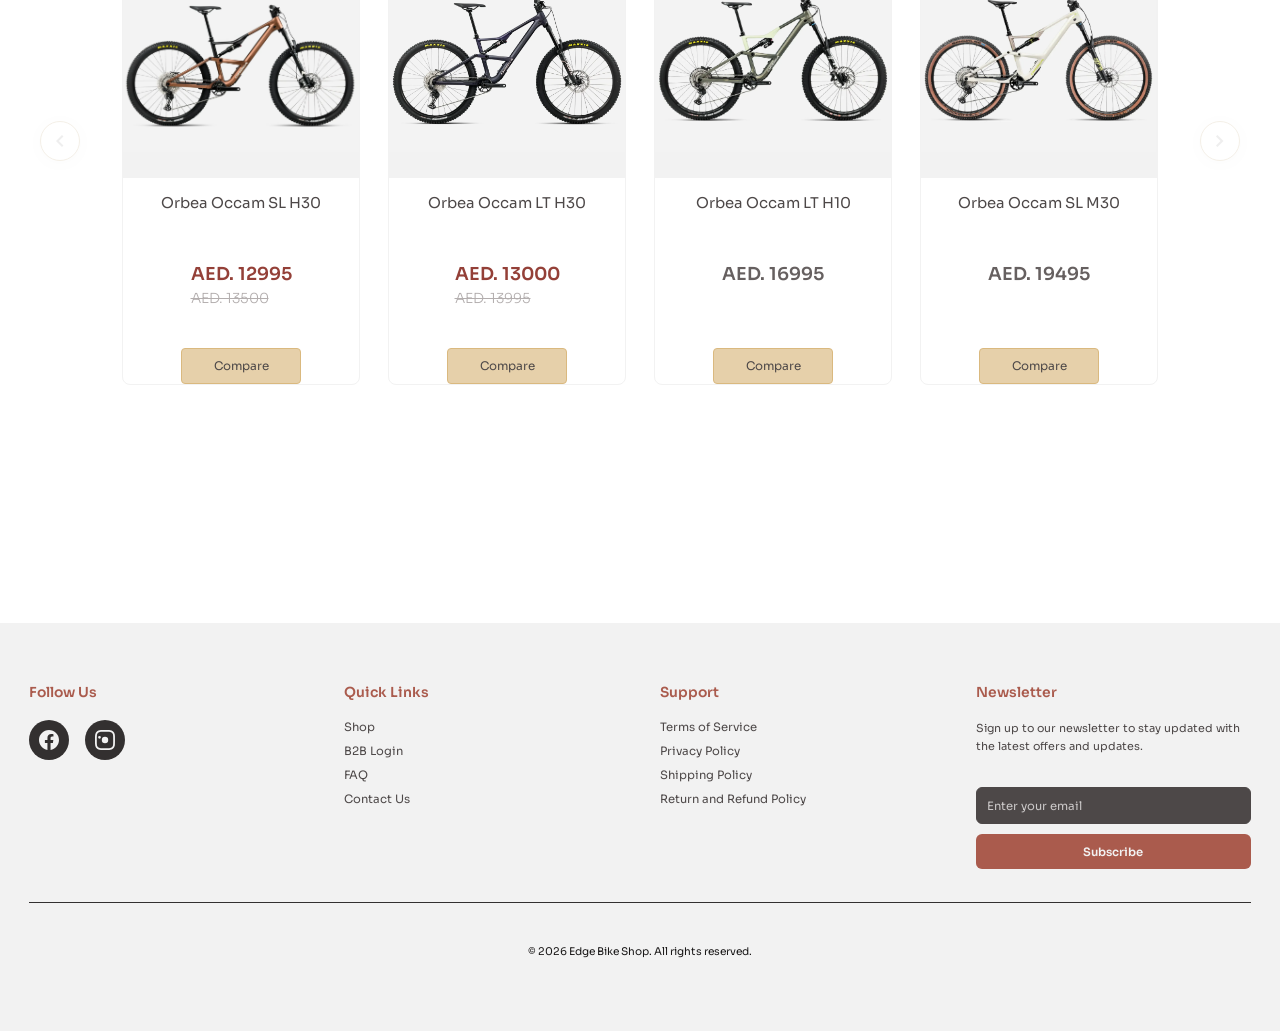
<file: pages/orbea-occam-sl-h10.html>
<!DOCTYPE html>
<html lang="en">
    <head>
        <meta charset="UTF-8">
        <meta name="viewport" content="width=device-width, initial-scale=1.0">
        <title>Document</title>
        <link rel="stylesheet" href="../styles.css">
        <script src="../main.js" defer></script>
        <script src="../scripts/orbea-occam-sl-h10.js" defer></script>
        <script src="../scripts/carousel.js" defer></script>
        <script src="../scripts/compare.js" defer></script>
        <script src="../scripts/magnify.js" defer></script>
        <script src="../scripts/prices.js" defer></script>

        <!--Bungee-->
        <link rel="preconnect" href="https://fonts.googleapis.com">
        <link rel="preconnect" href="https://fonts.gstatic.com" crossorigin>
        <link href="https://fonts.googleapis.com/css2?family=Bungee+Hairline&family=Bungee+Inline&family=Bungee+Outline&family=Bungee+Shade&family=Bungee+Spice&family=DM+Serif+Display:ital@0;1&family=DM+Serif+Text:ital@0;1&family=Macondo&family=Ojuju:wght@200..800&family=Pixelify+Sans:wght@400..700&family=Poiret+One&family=Press+Start+2P&family=Schibsted+Grotesk:ital,wght@0,400..900;1,400..900&family=Silkscreen:wght@400;700&family=Sora:wght@100..800&family=VT323&display=swap" rel="stylesheet">

        <!--Sora-->
        <link rel="preconnect" href="https://fonts.googleapis.com">
        <link rel="preconnect" href="https://fonts.gstatic.com" crossorigin>
        <link href="https://fonts.googleapis.com/css2?family=DM+Serif+Display:ital@0;1&family=DM+Serif+Text:ital@0;1&family=Pixelify+Sans:wght@400..700&family=Press+Start+2P&family=Schibsted+Grotesk:ital,wght@0,400..900;1,400..900&family=Silkscreen:wght@400;700&family=Sora:wght@100..800&family=VT323&display=swap" rel="stylesheet">
    </head>
    <body>
        <div class="top-bar">
            <div class="offer-bar">
                <h5>Click here for 30% off - 3 days left!</h5>
            </div>
            <div class="search-bar">
                <div class="logo">BIKE SHOP</div>
                <form action="/search" method="get">
                    <div class="search-box hide-on-mobile">
                        <input type="text" name="q" placeholder="Search for product">
                        <svg class="search-icon" xmlns="http://www.w3.org/2000/svg" height="24px" viewBox="0 -960 960 960" width="24px" fill="#e3e3e3"><path d="M784-120 532-372q-30 24-69 38t-83 14q-109 0-184.5-75.5T120-580q0-109 75.5-184.5T380-840q109 0 184.5 75.5T640-580q0 44-14 83t-38 69l252 252-56 56ZM380-400q75 0 127.5-52.5T560-580q0-75-52.5-127.5T380-760q-75 0-127.5 52.5T200-580q0 75 52.5 127.5T380-400Z"/></svg>
                    </div>
                </form>
                <div class="profile-bar hide-on-mobile">
                    <svg xmlns="http://www.w3.org/2000/svg" height="24px" viewBox="0 -960 960 960" width="24px" fill="#e3e3e3"><path d="M234-276q51-39 114-61.5T480-360q69 0 132 22.5T726-276q35-41 54.5-93T800-480q0-133-93.5-226.5T480-800q-133 0-226.5 93.5T160-480q0 59 19.5 111t54.5 93Zm246-164q-59 0-99.5-40.5T340-580q0-59 40.5-99.5T480-720q59 0 99.5 40.5T620-580q0 59-40.5 99.5T480-440Zm0 360q-83 0-156-31.5T197-197q-54-54-85.5-127T80-480q0-83 31.5-156T197-763q54-54 127-85.5T480-880q83 0 156 31.5T763-763q54 54 85.5 127T880-480q0 83-31.5 156T763-197q-54 54-127 85.5T480-80Zm0-80q53 0 100-15.5t86-44.5q-39-29-86-44.5T480-280q-53 0-100 15.5T294-220q39 29 86 44.5T480-160Zm0-360q26 0 43-17t17-43q0-26-17-43t-43-17q-26 0-43 17t-17 43q0 26 17 43t43 17Zm0-60Zm0 360Z"/></svg>
                    <svg xmlns="http://www.w3.org/2000/svg" height="24px" viewBox="0 -960 960 960" width="24px" fill="#e3e3e3"><path d="M360-200v-80h480v80H360Zm0-240v-80h480v80H360Zm0-240v-80h480v80H360ZM200-160q-33 0-56.5-23.5T120-240q0-33 23.5-56.5T200-320q33 0 56.5 23.5T280-240q0 33-23.5 56.5T200-160Zm0-240q-33 0-56.5-23.5T120-480q0-33 23.5-56.5T200-560q33 0 56.5 23.5T280-480q0 33-23.5 56.5T200-400Zm0-240q-33 0-56.5-23.5T120-720q0-33 23.5-56.5T200-800q33 0 56.5 23.5T280-720q0 33-23.5 56.5T200-640Z"/></svg>
                    <svg xmlns="http://www.w3.org/2000/svg" height="24px" viewBox="0 -960 960 960" width="24px" fill="#e3e3e3"><path d="M280-80q-33 0-56.5-23.5T200-160q0-33 23.5-56.5T280-240q33 0 56.5 23.5T360-160q0 33-23.5 56.5T280-80Zm400 0q-33 0-56.5-23.5T600-160q0-33 23.5-56.5T680-240q33 0 56.5 23.5T760-160q0 33-23.5 56.5T680-80ZM246-720l96 200h280l110-200H246Zm-38-80h590q23 0 35 20.5t1 41.5L692-482q-11 20-29.5 31T622-440H324l-44 80h480v80H280q-45 0-68-39.5t-2-78.5l54-98-144-304H40v-80h130l38 80Zm134 280h280-280Z"/></svg>
                </div>
                <div class="hamburger-btn show-on-mobile">
                    <svg class="icon-hamburger" xmlns="http://www.w3.org/2000/svg" height="32px" viewBox="0 -960 960 960" width="32px" fill="#745319"><path d="M120-240v-80h720v80H120Zm0-200v-80h720v80H120Zm0-200v-80h720v80H120Z"/></svg>
                    <svg class="icon-close" xmlns="http://www.w3.org/2000/svg" height="24px" viewBox="0 -960 960 960" width="24px" fill="#e3e3e3"><path d="m256-200-56-56 224-224-224-224 56-56 224 224 224-224 56 56-224 224 224 224-56 56-224-224-224 224Z"/></svg>
                </div>
            </div>
            <div class="navbar hide-on-mobile">
                <li>Shop</li>
                <li>Services</li>
                <li>Brands</li>
                <li>Nutrition</li>
            </div>
            <div class="mobile-menu">
                <ul>
                    <li>Shop</li>
                    <li>Services</li>
                    <li>Brands</li>
                    <li>Nutrition</li>
                </ul>
                <form action="/search" method="get" class="mobile-search"> 
                    <div class="search-box"> 
                        <input type="text" name="q" placeholder="Search for product"> 
                        <svg class="search-icon" xmlns="http://www.w3.org/2000/svg" height="24px" viewBox="0 -960 960 960" width="24px" fill="#e3e3e3"><path d="M784-120 532-372q-30 24-69 38t-83 14q-109 0-184.5-75.5T120-580q0-109 75.5-184.5T380-840q109 0 184.5 75.5T640-580q0 44-14 83t-38 69l252 252-56 56ZM380-400q75 0 127.5-52.5T560-580q0-75-52.5-127.5T380-760q-75 0-127.5 52.5T200-580q0 75 52.5 127.5T380-400Z"/> </svg> 
                    </div> 
                </form>
                <div class="mobile-profile-bar"> 
                    <div class="profile-item"> 
                        <svg xmlns="http://www.w3.org/2000/svg" height="24px" viewBox="0 -960 960 960" width="24px" fill="#e3e3e3"><path d="M234-276q51-39 114-61.5T480-360q69 0 132 22.5T726-276q35-41 54.5-93T800-480q0-133-93.5-226.5T480-800q-133 0-226.5 93.5T160-480q0 59 19.5 111t54.5 93Zm246-164q-59 0-99.5-40.5T340-580q0-59 40.5-99.5T480-720q59 0 99.5 40.5T620-580q0 59-40.5 99.5T480-440Zm0 360q-83 0-156-31.5T197-197q-54-54-85.5-127T80-480q0-83 31.5-156T197-763q54-54 127-85.5T480-880q83 0 156 31.5T763-763q54 54 85.5 127T880-480q0 83-31.5 156T763-197q-54 54-127 85.5T480-80Zm0-80q53 0 100-15.5t86-44.5q-39-29-86-44.5T480-280q-53 0-100 15.5T294-220q39 29 86 44.5T480-160Zm0-360q26 0 43-17t17-43q0-26-17-43t-43-17q-26 0-43 17t-17 43q0 26 17 43t43 17Zm0-60Zm0 360Z"/></svg>                      
                        Login
                    </div> 
                    <div class="profile-item"> 
                        <svg xmlns="http://www.w3.org/2000/svg" height="24px" viewBox="0 -960 960 960" width="24px" fill="#e3e3e3"><path d="m480-120-58-52q-101-91-167-157T150-447.5Q111-500 95.5-544T80-634q0-94 63-157t157-63q52 0 99 22t81 62q34-40 81-62t99-22q94 0 157 63t63 157q0 46-15.5 90T810-447.5Q771-395 705-329T538-172l-58 52Zm0-108q96-86 158-147.5t98-107q36-45.5 50-81t14-70.5q0-60-40-100t-100-40q-47 0-87 26.5T518-680h-76q-15-41-55-67.5T300-774q-60 0-100 40t-40 100q0 35 14 70.5t50 81q36 45.5 98 107T480-228Zm0-273Z"/></svg>                        
                        Wishlist
                    </div> 
                    <div class="profile-item"> 
                        <svg xmlns="http://www.w3.org/2000/svg" height="24px" viewBox="0 -960 960 960" width="24px" fill="#e3e3e3"><path d="M280-80q-33 0-56.5-23.5T200-160q0-33 23.5-56.5T280-240q33 0 56.5 23.5T360-160q0 33-23.5 56.5T280-80Zm400 0q-33 0-56.5-23.5T600-160q0-33 23.5-56.5T680-240q33 0 56.5 23.5T760-160q0 33-23.5 56.5T680-80ZM246-720l96 200h280l110-200H246Zm-38-80h590q23 0 35 20.5t1 41.5L692-482q-11 20-29.5 31T622-440H324l-44 80h480v80H280q-45 0-68-39.5t-2-78.5l54-98-144-304H40v-80h130l38 80Zm134 280h280-280Z"/></svg>                        
                        Cart 
                    </div> 
                </div>
            </div>
        </div>
            <!-- add background overlay -->
        <div class="mobile-overlay"></div>
        <div class="wrapper product-page" data-product="orbea-occam-sl-h10">
            <div class="product-main-cont">
                <div class="main-product-img-cont">
                    <div>
                        <img class="main-product-img" src="../images/Orbea_Occam_SL_H10_green_cropped.webp" alt="Orbea bicycle">
                    </div>
                    <p class="discount-tab"></p>
                </div>
                <div class="bike-images-cont">
                    <img class="scroll-img" id="spaceship-green" src="../images/Orbea_Occam_SL_H10_green_cropped.webp" alt="">
                    <img class="scroll-img" id="copper" src="../images/Orbea_Occam_SL_H10_copper_cropped.webp" alt="">
                </div>
            </div>
            <div class="bike-sale-details-cont">
                <div class="name-box">
                    <h4>Orbea Occam SL H10</h4>
                </div>
                <div class="price-cont">
                    <h5 class="old-price">AED. 13995</h5>
                    <h3 class="new-price">AED. 13995</h3>
                </div>
                <div class="color-wrapper">
                    <div class="color-box-cont">
                        <p>Color:</p>
                        <div class="color-box">
                            <div class="color copper"></div>
                            <div class="color spaceship-green"></div>
                        </div>
                    </div>
                    <p class="color-name"></p>
                </div>
                <div class="availability-box">
                    <div class="availability">
                        <div class="availability-color"></div>
                        <div class="availability-info">
                            <p>Select size to see availability</p>
                        </div>
                    </div>
                    <div class="notify-dropdown">
                        <p>Notify you when back in stock?</p>
                        <div class="notify-buttons">
                            <button class="notify-yes">Yes</button>
                            <button class="notify-cancel">Cancel</button>
                        </div>
                    </div>
                    <div class="pre-order-dropdown">
                        <p>Would you like to pre-order?</p>
                        <div class="notify-buttons">
                            <button class="pre-order-yes">Yes</button>
                            <button class="pre-order-cancel">Cancel</button>
                        </div>
                    </div>
                </div>
                <div class="size-box-wrapper">
                    <div class="size-box-inner">
                        <p>Size:</p>
                        <div class="size-box-cont">
                            <div class="size-box">S</div>
                            <div class="size-box">M</div>
                            <div class="size-box">L</div>
                            <div class="size-box">XL</div>
                        </div>
                    </div>
                    <div class="sizing-cont">
                        <div class="sizing-guide">
                            Sizing guide
                            <svg class="arrow-down" xmlns="http://www.w3.org/2000/svg" height="32px" viewBox="0 -960 960 960" width="32px" fill="currentColor"><path d="M480-360 280-560h400L480-360Z"/></svg>
                            <svg class="arrow-up" xmlns="http://www.w3.org/2000/svg" height="32px" viewBox="0 -960 960 960" width="32px" fill="currentColor"><path d="m280-400 200-200 200 200H280Z"/></svg>
                        </div>
                        <div class="sizing-menu">
                            <div class="size-row-cont">
                                <div class="size-row">
                                    <div class="size-label">S</div>
                                    <div class="size-range" data-cm="163 --- 172" data-feet="5' 3&quot; --- 5' 6&quot;">
                                        163 --- 172 cm
                                    </div>
                                </div>
                                <div class="size-row">
                                    <div class="size-label">M</div>
                                    <div class="size-range" data-cm="171 --- 180" data-feet="5' 6&quot; --- 5' 9&quot;">
                                        171 --- 180 cm
                                    </div>
                                </div>
                                <div class="size-row">
                                    <div class="size-label">L</div>
                                    <div class="size-range" data-cm="179 --- 188" data-feet="5' 8&quot; --- 6' 2&quot;">
                                        179 --- 188 cm
                                    </div>
                                </div>
                                <div class="size-row">
                                    <div class="size-label">XL</div>
                                    <div class="size-range" data-cm="187 --- 196" data-feet="6' 1&quot; --- 6' 4&quot;">
                                        187 --- 196 cm
                                    </div>
                                </div>
                            </div>
                            <div class="toggle-measurement-unit">
                                <div class="unit-toggle">
                                    <div class="unit-option active" data-unit="cm">
                                        cm
                                    </div>
                                    <div class="unit-option" data-unit="inches">
                                        feet
                                    </div>
                                </div>
                            </div>
                        </div>
                    </div>
                </div>
                <div class="quantity-cont">
                    <div class="quantity-box">
                        <button type="button" class="decrement">-</button>
                        <input type="number" class="quantity" value="1" min="1">
                        <button type="button" class="increment">+</button>
                    </div>
                    <div class="button btn-main">
                        ADD TO CART
                    </div>
                </div>        
                <div class="payment-options-wrapper">
                    <div class="payment-options-cont">
                        <img src="../images/Visa_cropped (1).png" alt="Visa credit card">
                    </div>
                    <div class="payment-options-cont">
                        <img src="../images/Mastercard_cropped (1).png" alt="Mastercard credit card">
                    </div>
                    <div class="payment-options-cont">
                        <img src="../images/JCB_cropped.png" alt="JCB credit card">
                    </div>
                    <div class="payment-options-cont">
                        <img src="../images/amex.png" alt="American express credit card">
                    </div>
                    <div class="payment-options-cont">
                        <img src="../images/discover_card_cropped.webp" alt="Discover credit card">
                    </div>
                    <div class="payment-options-cont">
                        <img src="../images/google-pay_cropped.webp" alt="Google pay payment option">
                    </div>
                    <div class="payment-options-cont">
                        <img src="../images/apple-pay-logo.png" alt="Apple pay payment options">
                    </div>
                </div>
                <div class="wishlist-box">
                    <button class="block with-img">
                        <svg xmlns="http://www.w3.org/2000/svg" height="18pxpx" viewBox="0 -960 960 960" width="18px" fill="#c18a2a"><path d="m480-120-58-52q-101-91-167-157T150-447.5Q111-500 95.5-544T80-634q0-94 63-157t157-63q52 0 99 22t81 62q34-40 81-62t99-22q94 0 157 63t63 157q0 46-15.5 90T810-447.5Q771-395 705-329T538-172l-58 52Zm0-108q96-86 158-147.5t98-107q36-45.5 50-81t14-70.5q0-60-40-100t-100-40q-47 0-87 26.5T518-680h-76q-15-41-55-67.5T300-774q-60 0-100 40t-40 100q0 35 14 70.5t50 81q36 45.5 98 107T480-228Zm0-273Z"/></svg>
                        Save
                    </button>
                    <button type="button" class="block">
                        Question about item?
                    </button>
                </div>
            </div>
        </div>
        <div class="wrapper mid-section dark-section">
            <div class="section-icon">
                <svg xmlns="http://www.w3.org/2000/svg" height="36px" viewBox="0 -960 960 960" width="36px" fill="currentColor"><path d="m234-480-12-60q-12-5-22.5-10.5T178-564l-58 18-40-68 46-40q-2-13-2-26t2-26l-46-40 40-68 58 18q11-8 21.5-13.5T222-820l12-60h80l12 60q12 5 22.5 10.5T370-796l58-18 40 68-46 40q2 13 2 26t-2 26l46 40-40 68-58-18q-11 8-21.5 13.5T326-540l-12 60h-80Zm40-120q33 0 56.5-23.5T354-680q0-33-23.5-56.5T274-760q-33 0-56.5 23.5T194-680q0 33 23.5 56.5T274-600ZM592-40l-18-84q-17-6-31.5-14.5T514-158l-80 26-56-96 64-56q-2-18-2-36t2-36l-64-56 56-96 80 26q14-11 28.5-19.5T574-516l18-84h112l18 84q17 6 31.5 14.5T782-482l80-26 56 96-64 56q2 18 2 36t-2 36l64 56-56 96-80-26q-14 11-28.5 19.5T722-124l-18 84H592Zm56-160q50 0 85-35t35-85q0-50-35-85t-85-35q-50 0-85 35t-35 85q0 50 35 85t85 35Z"/></svg>
                <div class="section-head">
                    SPECIFICATIONS
                </div>
            </div>
            <div class="part-description-cont">
                <div class="part-description">
                    <div class="part">
                        <p>Frame</p>
                    </div>
                    <div class="description">
                        <p>Orbea Occam OMR. Concentric Boost 12x148 rear axle. Pure Trail geometry. Both Internal & External cable routing. Asymmetric design. 29" wheels.</p>
                    </div>
                </div>
                <div class="part-description">
                    <div class="part">
                        <p>Shock</p>
                    </div>
                    <div class="description">
                        <p>Fox Float Performance Remote Push-lock Evol custom tune 210x50mm</p>
                    </div>
                </div>
                <div class="part-description">
                    <div class="part">
                        <p>Fork</p>
                    </div>
                    <div class="description">
                        <p>Fox 36 Float SL Performance 140, Grip, Remote Push-lock, QR15x110</p>
                    </div>
                </div>
                <div class="part-description">
                    <div class="part">
                        <p>Headset</p>
                    </div>
                    <div class="description">
                        <p>Alloy 1-1/2", Black Oxidated Bearing</p>
                    </div>
                </div>
                <div class="part-description">
                    <div class="part">
                        <p>Crankset</p>
                    </div>
                    <div class="description">
                        <p>Race Face Aeffect 32t</p>
                    </div>
                </div>
                <div class="part-description">
                    <div class="part">
                        <p>Shifters</p>
                    </div>
                    <div class="description">
                        <p>Shimano SLX M7100 I-Spec EV</p>
                    </div>
                </div>
                <div class="part-description">
                    <div class="part">
                        <p>Cassette</p>
                    </div>
                    <div class="description">
                        <p>Shimano CS-M7100 10-51t 12-Speed</p>
                    </div>
                </div>
                <div class="part-description">
                    <div class="part">
                        <p>Rear derailleur</p>
                    </div>
                    <div class="description">
                        <p>Shimano XT M8100 SGS Shadow Plus</p>
                    </div>
                </div>
                <div class="part-description">
                    <div class="part">
                        <p>Chain</p>
                    </div>
                    <div class="description">
                        <p>Shimano M6100</p>
                    </div>
                </div>
                <div class="part-description">
                    <div class="part">
                        <p>Handlebar</p>
                    </div>
                    <div class="description">
                        <p>OC Mountain Control MC30, Rise20, Width 800</p>
                    </div>
                </div>
                <div class="part-description">
                    <div class="part">
                        <p>Stem</p>
                    </div>
                    <div class="description">
                        <p>OC Mountain Control MC11 Alu SL, 0º</p>
                    </div>
                </div>
                <div class="part-description">
                    <div class="part">
                        <p>Brakes</p>
                    </div>
                    <div class="description">
                        <p>Shimano M6100 Hydraulic Disc</p>
                    </div>
                </div>
                <div class="part-description">
                    <div class="part">
                        <p>Wheels</p>
                    </div>
                    <div class="description">
                        <p>Race Face AR 30c Tubeless Ready</p>
                    </div>
                </div>
                <div class="part-description">
                    <div class="part">
                        <p>Tyres</p>
                    </div>
                    <div class="description">
                        <p>Schwalbe Wicked Will Evo TLE, 29x2.40 Super Race, Soft Compound, Addix, Brown</p>
                    </div>
                </div>
                <div class="part-description">
                    <div class="part">
                        <p>Tyres</p>
                    </div>
                    <div class="description">
                        <p>Schwalbe Wicked Will Evo TLE, 29x2.40 Super Race, Speed Grip, Addix, Brown</p>
                    </div>
                </div>
                <div class="part-description">
                    <div class="part">
                        <p>Seatpost</p>
                    </div>
                    <div class="description">
                        <p>OC Mountain Control MC22, 31.6mm, Dropper</p>
                    </div>
                </div>
                <div class="part-description">
                    <div class="part">
                        <p>Seatpost Lever</p>
                    </div>
                    <div class="description">
                        <p>Shimano SL-MT500 I-Spec EV</p>
                    </div>
                </div>
                <div class="part-description">
                    <div class="part">
                        <p>Saddle</p>
                    </div>
                    <div class="description">
                        <p>Fizik Terra Ridon X5 145mm</p>
                    </div>
                </div>
                <div class="part-description">
                    <div class="part">
                        <p>Grips</p>
                    </div>
                    <div class="description">
                        <p>OC Lock On</p>
                    </div>
                </div>
                <div class="part-description">
                    <div class="part">
                        <p>Remote Lockout</p>
                    </div>
                    <div class="description">
                        <p>OC Squidlock MC20 Remote, Dropper, Suspension 2 Pos</p>
                    </div>
                </div>
                <div class="part-description">
                    <div class="part">
                        <p>Storage</p>
                    </div>
                    <div class="description">
                        <p>Accessories Container</p>
                    </div>
                </div>
            </div>
        </div>
        <div class="mid-section">
            <div class="section-header">
                <h4>FREQUENTLY BOUGHT TOGETHER</h4>
            </div>
            
            <!-- Carousel Wrapper -->
            <div class="carousel">
                
                <!-- Left Arrow Button -->
                <button class="carousel-arrow carousel-arrow-left">
                    <svg xmlns="http://www.w3.org/2000/svg" height="24px" viewBox="0 -960 960 960" width="24px"><path d="M560-240 320-480l240-240 56 56-184 184 184 184-56 56Z"/></svg>
                </button>

                <!-- Carousel Items Container (scrollable area) -->
                <div class="carousel-items">

                    <!--card 1 - Helmet-->
                    <a class="card">
                        <div class="card-img-cont">
                            <p class="card-discount"></p>
                            <img src="../images/Helmet.png" alt="Helmet" class="card-img"> 
                        </div>
                        <div class="card-info">
                            <h5 class="card-product">Helmet</h5>
                            <div class="card-price-cont">
                                <p class="card-price">AED. 400</p>
                                <p class="card-old-price">AED. 600</p>
                            </div>
                        </div>
                        <div class="carousel-btn">
                            View options
                        </div>
                        
                    </a>

                    <!--card 2 - Bottle cage-->
                    <a class="card">
                        <div class="card-img-cont">
                            <p class="card-discount"></p>
                            <img src="../images/Bottle_cage.png" alt="Bottle cage" class="card-img">
                        </div>
                        <div class="card-info">
                            <h5 class="card-product">Cannibal XC Bottle Cage</h5>
                            <div class="card-price-cont">
                                <p class="card-price">AED. 420</p>
                                <p class="card-old-price">AED. 470</p>
                            </div>
                        </div>
                        <div class="carousel-btn">
                            view options
                        </div>
                    </a>
                    
                    <!--card 3 - Camelbak Podium Water Bottle-->
                    <a class="card">
                        <div class="card-img-cont">
                            <p class="card-discount"></p>
                            <img src="../images/Water_bottle.png" alt="Water bottle" class="card-img">
                        </div>
                        <div class="card-info">
                            <h5 class="card-product">Camelbak Podium Water Bottle 750ml</h5>
                            <div class="card-price-cont">
                                <p class="card-price">AED. 42</p>
                                <p class="card-old-price">AED. 37</p>
                            </div>
                        </div>
                        <div class="carousel-btn">
                            View options
                        </div>
                    </a>

                    <!--card 4 - Elite Fly Team UAE Emirates-->
                    <a class="card">
                        <div class="card-img-cont">
                            <p class="card-discount"></p>
                            <img src="../images/elite-fly-team-uae-emirates-550ml.png" alt="Water bottle" class="card-img">
                        </div>
                        <div class="card-info">
                            <h5 class="card-product">Elite Fly Team UAE Emirates 550ml</h5>
                            <div class="card-price-cont">
                                <p class="card-price">AED. 35</p>
                                <p class="card-old-price">AED. 47</p>
                            </div>
                        </div>
                        <div class="carousel-btn">
                            View options
                        </div>
                    </a>

                    <!-- Card 5 - Giro gloves-->
                    <a class="card">
                        <div class="card-img-cont">
                            <p class="card-discount"></p>
                            <img src="../images/Gloves_cropped_processed_by_imagy.png" alt="Gloves" class="card-img">
                        </div>
                        <div class="card-info">
                            <h5 class="card-product">Giro gloves</h5>
                            <div class="card-price-cont">
                                <p class="card-price">AED. 115</p>
                                <p class="card-old-price">AED. 125</p>
                            </div>
                        </div>
                        <div class="carousel-btn">
                            View options
                        </div>
                    </a>

                    <!-- Card 6 - Photocromatic Glasses-->
                    <a class="card">
                        <div class="card-img-cont">
                            <p class="card-discount"></p>
                            <img src="../images/Glasses.png" alt="Glasses" class="card-img">
                        </div>
                        <div class="card-info">
                            <h5 class="card-product">Photocromatic Glasses</h5>
                            <div class="card-price-cont">
                                <p class="card-price">AED. 115</p>
                                <p class="card-old-price">AED. 110</p>
                            </div>
                        </div>
                        <div class="carousel-btn">
                            View options
                        </div>
                    </a>

                    <!-- Card 7 - Lezyne ABS Pump-->
                    <a class="card">
                        <div class="card-img-cont">
                            <p class="card-discount"></p>
                            <img src="../images/Hand_pump.png" alt="Hand pump" class="card-img">
                        </div>
                        <div class="card-info">
                            <h5 class="card-product">Lezyne ABS Pump</h5>
                            <div class="card-price-cont">
                                <p class="card-price">AED. 85</p>
                                <p class="card-old-price">AED. 80</p>
                            </div>
                        </div>
                        <div class="carousel-btn">
                            View options
                        </div>
                    </a>

                    <!-- Card 8 - Silca Super Secret Lube-->
                    <a class="card">
                        <div class="card-img-cont">
                            <p class="card-discount"></p>
                            <img src="../images/Bike_lube.png" alt="Bike lube" class="card-img">
                        </div>
                        <div class="card-info">
                            <h5 class="card-product">Silca Super Secret Lube</h5>
                            <div class="card-price-cont">
                                <p class="card-price">AED. 95</p>
                                <p class="card-old-price">AED. 110</p>
                            </div>
                        </div>
                        <div class="carousel-btn">
                            View options
                        </div>
                    </a>

                    <!-- Card 9 - Beamer 700 Lights-->
                    <a class="card">
                        <div class="card-img-cont">
                            <p class="card-discount"></p>
                            <img src="../images/Bike_lights.png" alt="Bike lights" class="card-img">
                        </div>
                        <div class="card-info">
                            <h5 class="card-product">Beamer 700 Lights</h5>
                            <div class="card-price-cont">
                                <p class="card-price">AED. 320</p>
                                <p class="card-old-price">AED. 110</p>
                            </div>
                        </div>
                        <div class="carousel-btn">
                            View options
                        </div>
                    </a>

                    <!-- Card 10 - PEdALED yama trail grey men-->
                    <a class="card">
                        <div class="card-img-cont">
                            <p class="card-discount"></p>
                            <img src="../images/pedaled-yama-trail-men-grey-2.png" alt="Bike jersey" class="card-img">
                        </div>
                        <div class="card-info">
                            <h5 class="card-product">PEdALED yama trail grey men</h5>
                            <div class="card-price-cont">
                                <p class="card-price">AED. 320</p>
                                <p class="card-old-price">AED. 640</p>
                            </div>
                        </div>
                        <div class="carousel-btn">
                            View options
                        </div>
                    </a>
                </div>

                <!-- Right Arrow Button -->
                <button class="carousel-arrow carousel-arrow-right">
                    <svg xmlns="http://www.w3.org/2000/svg" height="24px" viewBox="0 -960 960 960" width="24px" fill="#e3e3e3"><path d="M504-480 320-664l56-56 240 240-240 240-56-56 184-184Z"/></svg>
                </button>

            </div>

            <!-- Carousel Scroll Bar (progress indicator) -->
            <!--<div class="carousel-scrollbar">
                <div class="carousel-scrollbar-fill"></div>
            </div>-->
            <button class="btn-mid-section" >All Accessories</button>
        </div>

        <!--<div class="divider"></div>-->

        <div class="mid-section">
            <div class="section-header">
                <h4>SIMILAR ITEMS</h4>
            </div>
            
            <!-- Carousel Wrapper -->
            <div class="carousel">
                
                <!-- Left Arrow Button -->
                <button class="carousel-arrow carousel-arrow-left">
                    <svg xmlns="http://www.w3.org/2000/svg" height="24px" viewBox="0 -960 960 960" width="24px"><path d="M560-240 320-480l240-240 56 56-184 184 184 184-56 56Z"/></svg>
                </button>

                <!-- Carousel Items Container (scrollable area) -->
                <div class="carousel-items">

                    <!--card 1 Orbea Occam SL H30-->
                    <a href="../pages/orbea-occam-sl-h30.html" class="card" data-product="orbea-occam-sl-h30">
                        <div class="card-img-cont">
                            <p class="card-discount"></p>
                            <img src="../images/Orbea_Occam_SL_H30_cropped.webp" alt="Orbea bicycle image" class="card-img">
                        </div>
                        <div class="card-info">
                            <h5 class="card-product">Orbea Occam SL H30</h5>
                            <div class="card-price-cont">
                                <p class="card-price">AED. 12995</p>
                                <p class="card-old-price">AED. 13500</p>
                            </div>
                        </div>
                        <div class="carousel-btn" onclick="openCompare(this); return false;">
                            Compare
                        </div>
                    </a>

                    <!--card 2 - Orbea Occam LT H30-->
                    <a href="../pages/orbea-occam-lt-h30.html" class="card" data-product="orbea-occam-lt-h30">
                        <div class="card-img-cont"> 
                            <p class="card-discount"></p>
                            <img src="../images/Orbea_OCCAM_LT_H30_black_cropped.webp" alt="Orbea bicycle image" class="card-img">
                        </div>
                        <div class="card-info">
                            <h5 class="card-product">Orbea Occam LT H30</h5>
                            <div class="card-price-cont">
                                <p class="card-price">AED. 13995</p>
                                <p class="card-old-price">AED. 13995</p>
                            </div>
                        </div>
                        <div class="carousel-btn" onclick="openCompare(this); return false;">
                            Compare
                        </div>
                    </a>

                    <!--card 3 - Orbea Occam LT H10-->
                    <a href="../pages/orbea-occam-lt-h10.html" class="card" data-product="orbea-occam-lt-h10">
                        <div class="card-img-cont">
                            <p class="card-discount"></p>
                            <img src="../images/Orbea_OCCAM_LT_H10_spaceship_green_cropped.webp" alt="Orbea Laufey h30" class="card-img"> 
                        </div>
                        <div class="card-info">
                            <h5 class="card-product">Orbea Occam LT H10</h5>
                            <div class="card-price-cont">
                                <p class="card-price">AED. 16995</p>
                                <p class="card-old-price">AED. 16995</p>
                            </div>
                        </div>
                        <div class="carousel-btn" onclick="openCompare(this); return false;">
                            Compare
                        </div>
                    </a>

                    <!-- Card 4 - Orbea Occam SL M30-->
                    <a href="../pages/orbea-occam-sl-m30.html" class="card" data-product="orbea-occam-sl-m30">
                        <div class="card-img-cont">
                            <p class="card-discount"></p>
                            <img src="../images/Orbea_Occam_SL_M30_ivory-white_cropped.webp" alt="Orbea bicycle image" class="card-img">
                        </div>
                        <div class="card-info">
                            <h5 class="card-product">Orbea Occam SL M30</h5>
                            <div class="card-price-cont">
                                <p class="card-price">AED. 19495</p>
                                <p class="card-old-price">AED. 19495</p>
                            </div>
                        </div>
                        <div class="carousel-btn" onclick="openCompare(this); return false;">
                            Compare
                        </div>
                    </a>
             </div>

                <!-- Right Arrow Button -->
                <button class="carousel-arrow carousel-arrow-right">
                    <svg xmlns="http://www.w3.org/2000/svg" height="24px" viewBox="0 -960 960 960" width="24px" fill="#e3e3e3"><path d="M504-480 320-664l56-56 240 240-240 240-56-56 184-184Z"/></svg>
                </button>

            </div>

            <!-- Carousel Scroll Bar (progress indicator) -->
            <!--<div class="carousel-scrollbar">
                <div class="carousel-scrollbar-fill"></div>
            </div>-->
        </div>

        <!-- Footer -->
        <footer class="footer">
            <div class="footer-container">
                <!-- Social Media Icons -->
                <div class="footer-section social-section">
                    <h5 class="footer-title">Follow Us</h5>
                    <div class="social-icons">
                        <a href="#facebook" class="social-icon facebook" aria-label="Facebook">
                            <svg xmlns="http://www.w3.org/2000/svg" viewBox="0 0 24 24" fill="currentColor">
                                <path d="M24 12.073c0-6.627-5.373-12-12-12s-12 5.373-12 12c0 5.99 4.388 10.954 10.125 11.854v-8.385H7.078v-3.47h3.047V9.43c0-3.007 1.792-4.669 4.533-4.669 1.312 0 2.686.235 2.686.235v2.953H15.83c-1.491 0-1.956.925-1.956 1.874v2.25h3.328l-.532 3.47h-2.796v8.385C19.612 23.027 24 18.062 24 12.073z"/>
                            </svg>
                        </a>
                        <a href="#instagram" class="social-icon instagram" aria-label="Instagram">
                            <svg xmlns="http://www.w3.org/2000/svg" viewBox="0 0 24 24" fill="currentColor">
                                <path d="M12 0C8.74 0 8.333.015 7.053.072 5.775.132 4.905.333 4.117.63c-.794.297-1.473.645-2.148 1.32-.675.675-1.023 1.354-1.32 2.148-.297.788-.5 1.659-.56 2.937C.015 8.333 0 8.74 0 12s.015 3.667.072 4.947c.06 1.277.263 2.148.56 2.936.297.792.645 1.472 1.32 2.147.675.675 1.355 1.023 2.148 1.32.788.297 1.66.499 2.937.559C8.333 23.988 8.74 24 12 24s3.667-.015 4.947-.072c1.277-.06 2.148-.262 2.936-.559.792-.297 1.472-.645 2.147-1.32.675-.675 1.023-1.355 1.32-2.147.297-.788.499-1.66.559-2.937.058-1.28.072-1.687.072-4.947s-.015-3.667-.072-4.947c-.06-1.277-.262-2.149-.559-2.936-.297-.792-.645-1.473-1.32-2.148-.675-.675-1.355-1.023-2.147-1.32-.788-.297-1.66-.499-2.937-.559C15.667.015 15.26 0 12 0zm0 2.16c3.203 0 3.585.009 4.849.070 1.17.054 1.805.244 2.227.408.562.217.96.477 1.382.896.419.42.679.819.896 1.381.164.422.354 1.057.408 2.227.061 1.264.07 1.646.07 4.849s-.009 3.585-.07 4.849c-.054 1.17-.244 1.805-.408 2.227-.217.562-.477.96-.896 1.382-.42.419-.819.679-1.381.896-.422.164-1.057.354-2.227.408-1.264.061-1.646.07-4.849.07s-3.585-.009-4.849-.07c-1.17-.054-1.805-.244-2.227-.408-.562-.217-.96-.477-1.382-.896-.419-.42-.679-.819-.896-1.381-.164-.422-.354-1.057-.408-2.227-.061-1.264-.07-1.646-.07-4.849s.009-3.585.07-4.849c.054-1.17.244-1.805.408-2.227.217-.562.477-.96.896-1.382.42-.419.819-.679 1.381-.896.422-.164 1.057-.354 2.227-.408 1.264-.061 1.646-.07 4.849-.07z"/>
                                <circle cx="12" cy="12" r="3.846"/>
                                <path d="M5.408 7.065a1.657 1.657 0 100 3.314 1.657 1.657 0 000-3.314z"/>
                            </svg>
                        </a>
                    </div>
                </div>
                
                <!-- Quick Links Section -->
                <div class="footer-section">
                    <h5 class="footer-title">Quick Links</h5>
                    <ul class="footer-list">
                        <li><a href="#shop">Shop</a></li>
                        <li><a href="#b2b">B2B Login</a></li>
                        <li><a href="#faq">FAQ</a></li>
                        <li><a href="#contact">Contact Us</a></li>
                    </ul>
                </div>

                <!-- Support Section -->
                <div class="footer-section">
                    <h5 class="footer-title">Support</h5>
                    <ul class="footer-list">
                        <li><a href="#tos">Terms of Service</a></li>
                        <li><a href="#privacy">Privacy Policy</a></li>
                        <li><a href="#shipping">Shipping Policy</a></li>
                        <li><a href="#returns">Return and Refund Policy</a></li>
                    </ul>
                </div>

                <!-- Newsletter Section -->
                <div class="footer-section newsletter-section">
                    <h5 class="footer-title">Newsletter</h5>
                    <p class="newsletter-text">Sign up to our newsletter to stay updated with the latest offers and updates.</p>
                    <form class="newsletter-form">
                        <input type="email" placeholder="Enter your email" required class="newsletter-input">
                        <button type="submit" class="newsletter-btn">Subscribe</button>
                    </form>
                </div>
            </div>

            <!-- Footer Bottom -->
            <div class="footer-bottom">
                <p>&copy; 2026 Edge Bike Shop. All rights reserved.</p>
            </div>
        </footer>
    </body>
</html>
</file>
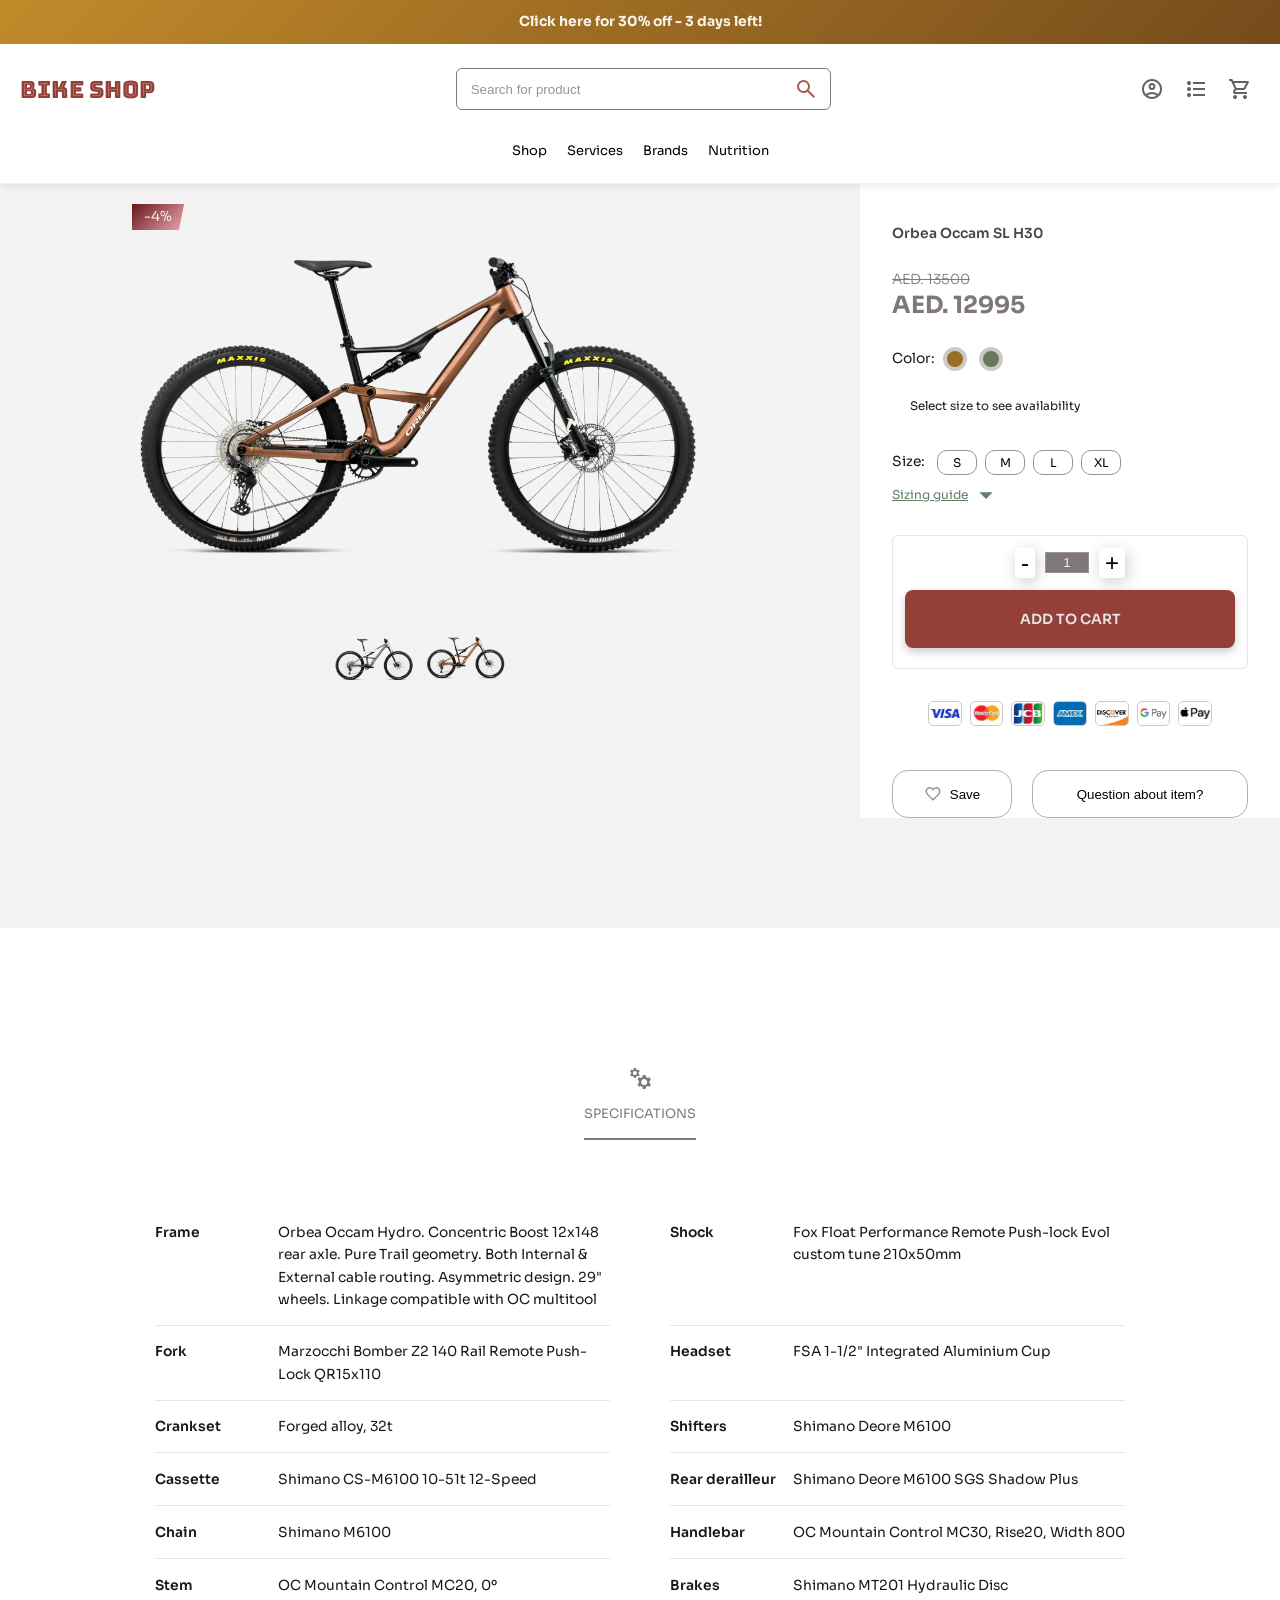
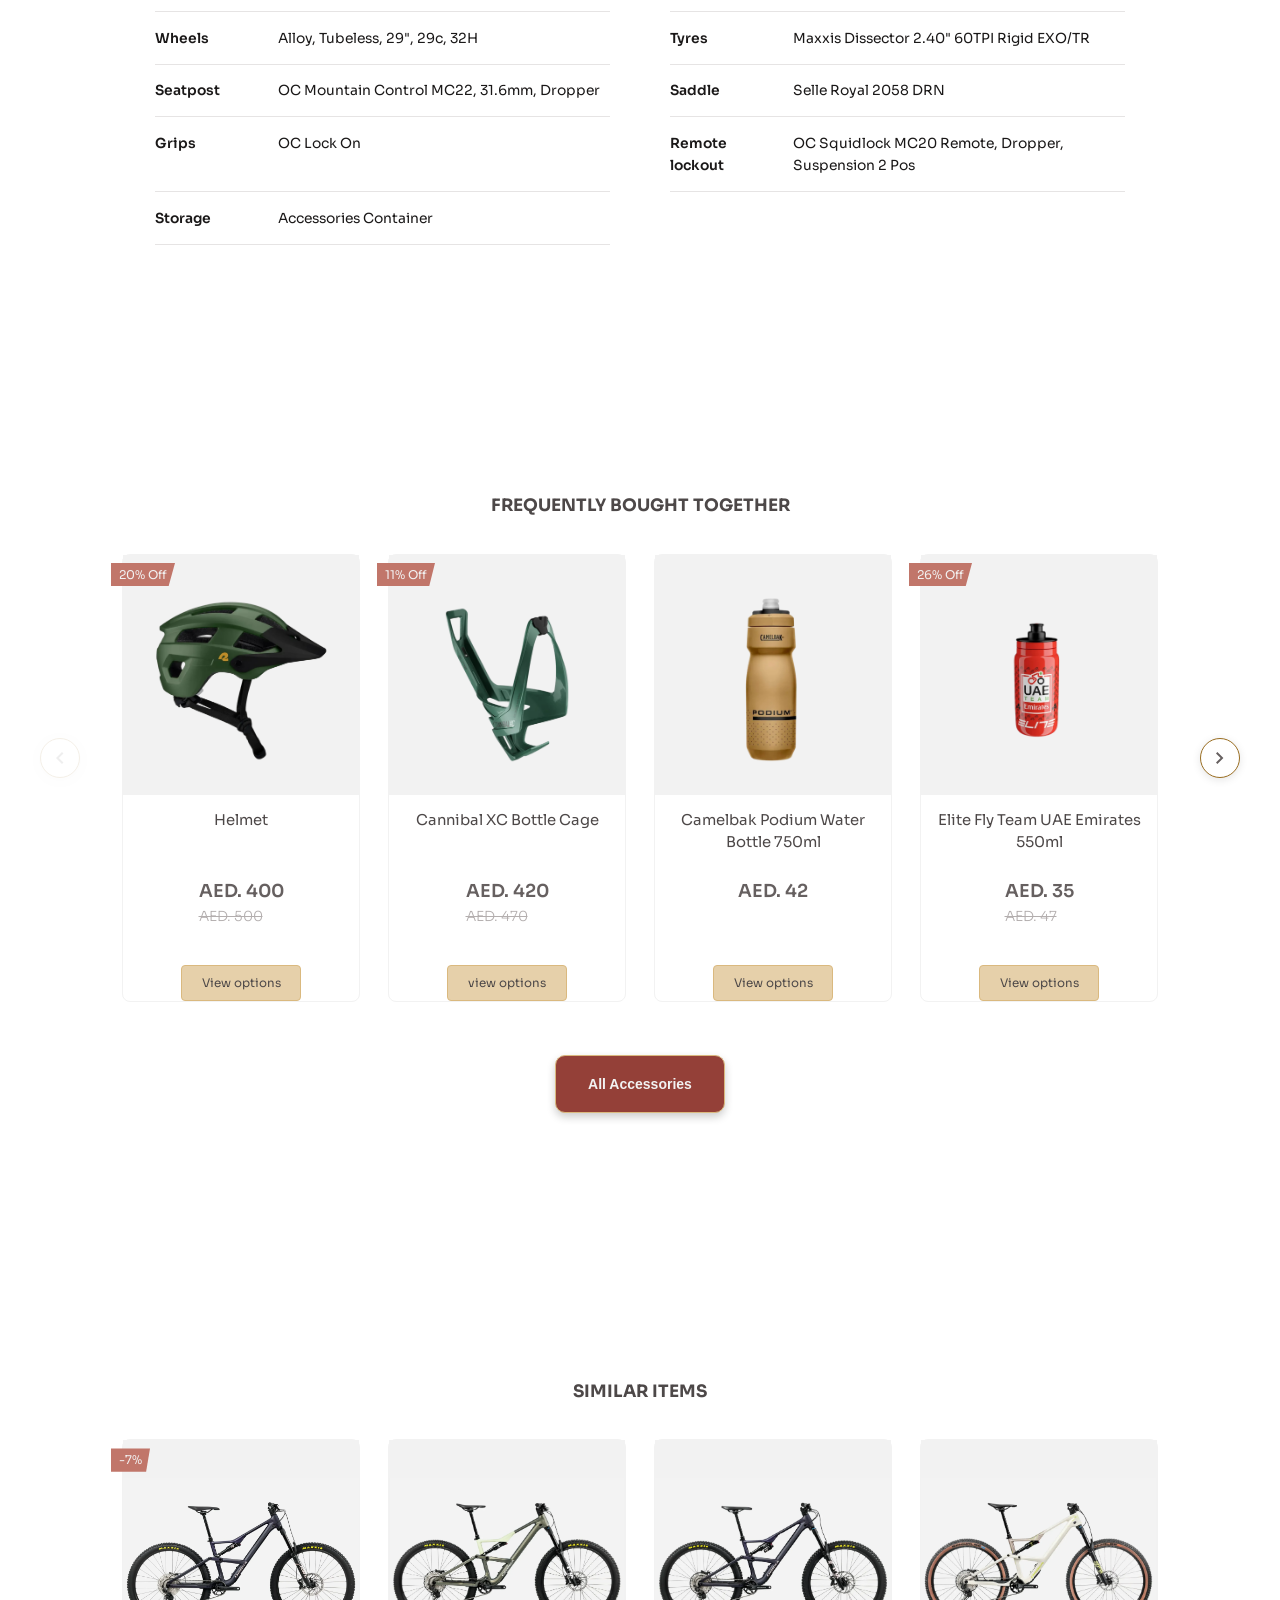
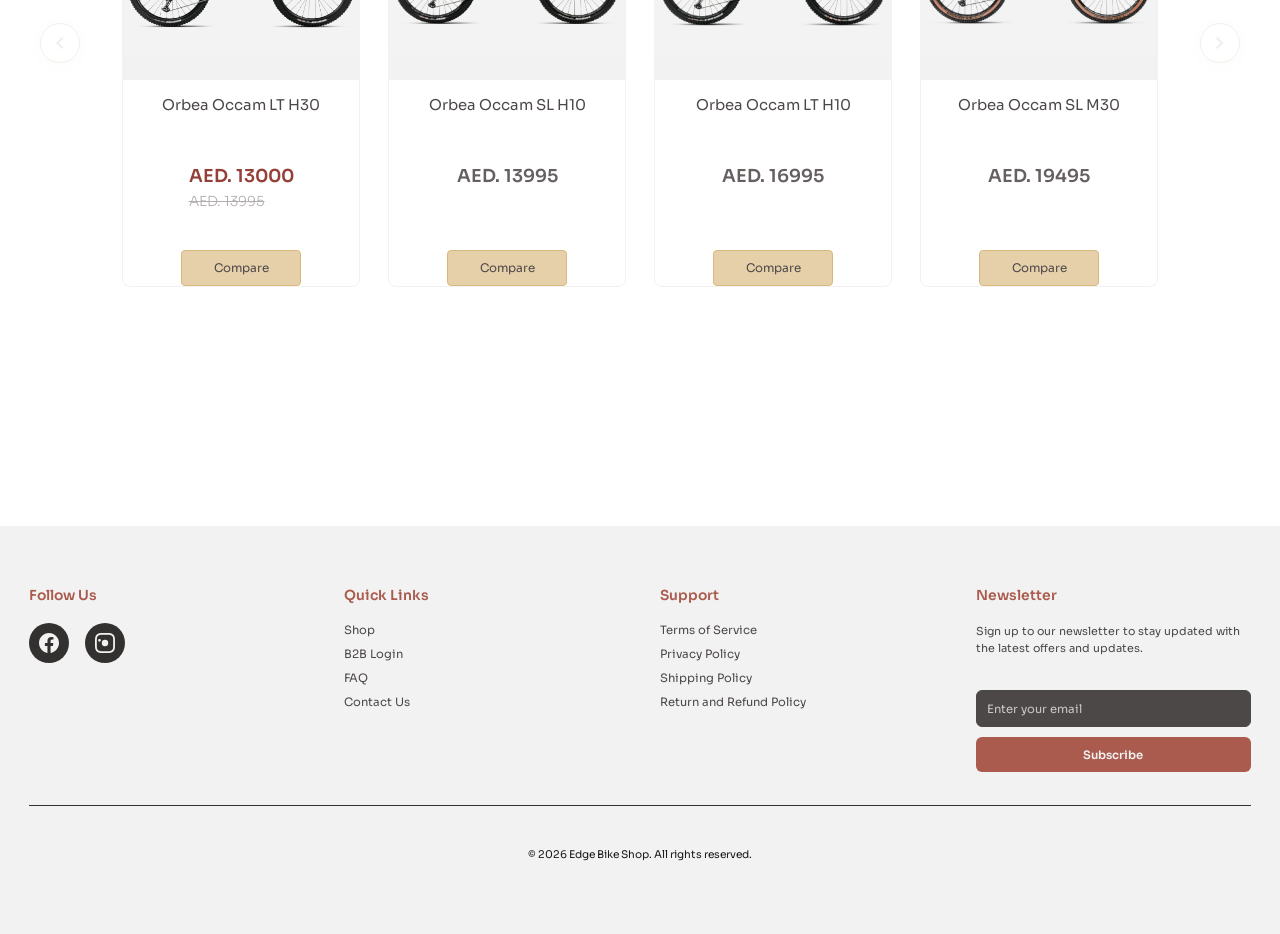
<file: pages/orbea-occam-sl-h30.html>
<!DOCTYPE html>
<html lang="en">
    <head>
        <meta charset="UTF-8">
        <meta name="viewport" content="width=device-width, initial-scale=1.0">
        <title>Document</title>
        <link rel="stylesheet" href="../styles.css">
        <script src="../main.js" defer></script>
        <script src="../scripts/orbea-occam-sl-h30.js" defer></script>
        <script src="../scripts/carousel.js" defer></script>
        <script src="../scripts/compare.js" defer></script>
        <script src="../scripts/magnify.js" defer></script>
        <script src="../scripts/prices.js" defer></script>

        <!--Bungee-->
        <link rel="preconnect" href="https://fonts.googleapis.com">
        <link rel="preconnect" href="https://fonts.gstatic.com" crossorigin>
        <link href="https://fonts.googleapis.com/css2?family=Bungee+Hairline&family=Bungee+Inline&family=Bungee+Outline&family=Bungee+Shade&family=Bungee+Spice&family=DM+Serif+Display:ital@0;1&family=DM+Serif+Text:ital@0;1&family=Macondo&family=Ojuju:wght@200..800&family=Pixelify+Sans:wght@400..700&family=Poiret+One&family=Press+Start+2P&family=Schibsted+Grotesk:ital,wght@0,400..900;1,400..900&family=Silkscreen:wght@400;700&family=Sora:wght@100..800&family=VT323&display=swap" rel="stylesheet">

        <!--Sora-->
        <link rel="preconnect" href="https://fonts.googleapis.com">
        <link rel="preconnect" href="https://fonts.gstatic.com" crossorigin>
        <link href="https://fonts.googleapis.com/css2?family=DM+Serif+Display:ital@0;1&family=DM+Serif+Text:ital@0;1&family=Pixelify+Sans:wght@400..700&family=Press+Start+2P&family=Schibsted+Grotesk:ital,wght@0,400..900;1,400..900&family=Silkscreen:wght@400;700&family=Sora:wght@100..800&family=VT323&display=swap" rel="stylesheet">
    </head>
    <body>
        <div class="top-bar">
            <div class="offer-bar">
                <h5>Click here for 30% off - 3 days left!</h5>
            </div>
            <div class="search-bar">
                <div class="logo">BIKE SHOP</div>
                <form action="/search" method="get">
                    <div class="search-box hide-on-mobile">
                        <input type="text" name="q" placeholder="Search for product">
                        <svg class="search-icon" xmlns="http://www.w3.org/2000/svg" height="24px" viewBox="0 -960 960 960" width="24px" fill="#e3e3e3"><path d="M784-120 532-372q-30 24-69 38t-83 14q-109 0-184.5-75.5T120-580q0-109 75.5-184.5T380-840q109 0 184.5 75.5T640-580q0 44-14 83t-38 69l252 252-56 56ZM380-400q75 0 127.5-52.5T560-580q0-75-52.5-127.5T380-760q-75 0-127.5 52.5T200-580q0 75 52.5 127.5T380-400Z"/></svg>
                    </div>
                </form>
                <div class="profile-bar hide-on-mobile">
                    <svg xmlns="http://www.w3.org/2000/svg" height="24px" viewBox="0 -960 960 960" width="24px" fill="#e3e3e3"><path d="M234-276q51-39 114-61.5T480-360q69 0 132 22.5T726-276q35-41 54.5-93T800-480q0-133-93.5-226.5T480-800q-133 0-226.5 93.5T160-480q0 59 19.5 111t54.5 93Zm246-164q-59 0-99.5-40.5T340-580q0-59 40.5-99.5T480-720q59 0 99.5 40.5T620-580q0 59-40.5 99.5T480-440Zm0 360q-83 0-156-31.5T197-197q-54-54-85.5-127T80-480q0-83 31.5-156T197-763q54-54 127-85.5T480-880q83 0 156 31.5T763-763q54 54 85.5 127T880-480q0 83-31.5 156T763-197q-54 54-127 85.5T480-80Zm0-80q53 0 100-15.5t86-44.5q-39-29-86-44.5T480-280q-53 0-100 15.5T294-220q39 29 86 44.5T480-160Zm0-360q26 0 43-17t17-43q0-26-17-43t-43-17q-26 0-43 17t-17 43q0 26 17 43t43 17Zm0-60Zm0 360Z"/></svg>
                    <svg xmlns="http://www.w3.org/2000/svg" height="24px" viewBox="0 -960 960 960" width="24px" fill="#e3e3e3"><path d="M360-200v-80h480v80H360Zm0-240v-80h480v80H360Zm0-240v-80h480v80H360ZM200-160q-33 0-56.5-23.5T120-240q0-33 23.5-56.5T200-320q33 0 56.5 23.5T280-240q0 33-23.5 56.5T200-160Zm0-240q-33 0-56.5-23.5T120-480q0-33 23.5-56.5T200-560q33 0 56.5 23.5T280-480q0 33-23.5 56.5T200-400Zm0-240q-33 0-56.5-23.5T120-720q0-33 23.5-56.5T200-800q33 0 56.5 23.5T280-720q0 33-23.5 56.5T200-640Z"/></svg>
                    <svg xmlns="http://www.w3.org/2000/svg" height="24px" viewBox="0 -960 960 960" width="24px" fill="#e3e3e3"><path d="M280-80q-33 0-56.5-23.5T200-160q0-33 23.5-56.5T280-240q33 0 56.5 23.5T360-160q0 33-23.5 56.5T280-80Zm400 0q-33 0-56.5-23.5T600-160q0-33 23.5-56.5T680-240q33 0 56.5 23.5T760-160q0 33-23.5 56.5T680-80ZM246-720l96 200h280l110-200H246Zm-38-80h590q23 0 35 20.5t1 41.5L692-482q-11 20-29.5 31T622-440H324l-44 80h480v80H280q-45 0-68-39.5t-2-78.5l54-98-144-304H40v-80h130l38 80Zm134 280h280-280Z"/></svg>
                </div>
                <div class="hamburger-btn show-on-mobile">
                    <svg class="icon-hamburger" xmlns="http://www.w3.org/2000/svg" height="32px" viewBox="0 -960 960 960" width="32px" fill="#745319"><path d="M120-240v-80h720v80H120Zm0-200v-80h720v80H120Zm0-200v-80h720v80H120Z"/></svg>
                    <svg class="icon-close" xmlns="http://www.w3.org/2000/svg" height="24px" viewBox="0 -960 960 960" width="24px" fill="#e3e3e3"><path d="m256-200-56-56 224-224-224-224 56-56 224 224 224-224 56 56-224 224 224 224-56 56-224-224-224 224Z"/></svg>
                </div>
            </div>
            <div class="navbar hide-on-mobile">
                <li>Shop</li>
                <li>Services</li>
                <li>Brands</li>
                <li>Nutrition</li>
            </div>
            <div class="mobile-menu">
                <ul>
                    <li>Shop</li>
                    <li>Services</li>
                    <li>Brands</li>
                    <li>Nutrition</li>
                </ul>
                <form action="/search" method="get" class="mobile-search"> 
                    <div class="search-box"> 
                        <input type="text" name="q" placeholder="Search for product"> 
                        <svg class="search-icon" xmlns="http://www.w3.org/2000/svg" height="24px" viewBox="0 -960 960 960" width="24px" fill="#e3e3e3"><path d="M784-120 532-372q-30 24-69 38t-83 14q-109 0-184.5-75.5T120-580q0-109 75.5-184.5T380-840q109 0 184.5 75.5T640-580q0 44-14 83t-38 69l252 252-56 56ZM380-400q75 0 127.5-52.5T560-580q0-75-52.5-127.5T380-760q-75 0-127.5 52.5T200-580q0 75 52.5 127.5T380-400Z"/> </svg> 
                    </div> 
                </form>
                <div class="mobile-profile-bar"> 
                    <div class="profile-item"> 
                        <svg xmlns="http://www.w3.org/2000/svg" height="24px" viewBox="0 -960 960 960" width="24px" fill="#e3e3e3"><path d="M234-276q51-39 114-61.5T480-360q69 0 132 22.5T726-276q35-41 54.5-93T800-480q0-133-93.5-226.5T480-800q-133 0-226.5 93.5T160-480q0 59 19.5 111t54.5 93Zm246-164q-59 0-99.5-40.5T340-580q0-59 40.5-99.5T480-720q59 0 99.5 40.5T620-580q0 59-40.5 99.5T480-440Zm0 360q-83 0-156-31.5T197-197q-54-54-85.5-127T80-480q0-83 31.5-156T197-763q54-54 127-85.5T480-880q83 0 156 31.5T763-763q54 54 85.5 127T880-480q0 83-31.5 156T763-197q-54 54-127 85.5T480-80Zm0-80q53 0 100-15.5t86-44.5q-39-29-86-44.5T480-280q-53 0-100 15.5T294-220q39 29 86 44.5T480-160Zm0-360q26 0 43-17t17-43q0-26-17-43t-43-17q-26 0-43 17t-17 43q0 26 17 43t43 17Zm0-60Zm0 360Z"/></svg>                      
                        Login
                    </div> 
                    <div class="profile-item"> 
                        <svg xmlns="http://www.w3.org/2000/svg" height="24px" viewBox="0 -960 960 960" width="24px" fill="#e3e3e3"><path d="m480-120-58-52q-101-91-167-157T150-447.5Q111-500 95.5-544T80-634q0-94 63-157t157-63q52 0 99 22t81 62q34-40 81-62t99-22q94 0 157 63t63 157q0 46-15.5 90T810-447.5Q771-395 705-329T538-172l-58 52Zm0-108q96-86 158-147.5t98-107q36-45.5 50-81t14-70.5q0-60-40-100t-100-40q-47 0-87 26.5T518-680h-76q-15-41-55-67.5T300-774q-60 0-100 40t-40 100q0 35 14 70.5t50 81q36 45.5 98 107T480-228Zm0-273Z"/></svg>                        
                        Wishlist
                    </div> 
                    <div class="profile-item"> 
                        <svg xmlns="http://www.w3.org/2000/svg" height="24px" viewBox="0 -960 960 960" width="24px" fill="#e3e3e3"><path d="M280-80q-33 0-56.5-23.5T200-160q0-33 23.5-56.5T280-240q33 0 56.5 23.5T360-160q0 33-23.5 56.5T280-80Zm400 0q-33 0-56.5-23.5T600-160q0-33 23.5-56.5T680-240q33 0 56.5 23.5T760-160q0 33-23.5 56.5T680-80ZM246-720l96 200h280l110-200H246Zm-38-80h590q23 0 35 20.5t1 41.5L692-482q-11 20-29.5 31T622-440H324l-44 80h480v80H280q-45 0-68-39.5t-2-78.5l54-98-144-304H40v-80h130l38 80Zm134 280h280-280Z"/></svg>                        
                        Cart 
                    </div> 
                </div>
            </div>
        </div>
            <!-- add background overlay -->
        <div class="mobile-overlay"></div>
        <div class="wrapper product-page" data-product="orbea-occam-sl-h30">
            <div class="product-main-cont">
                <div class="main-product-img-cont">
                    <div>
                        <img class="main-product-img" src="../images/Orbea_Occam_SL_H30_cropped.webp" alt="">
                    </div>
                    <p class="discount-tab"></p>
                </div>
                <div class="bike-images-cont">
                    <img class="scroll-img" id="spaceship-green" src="../images/Orbea_Occam_SL_H30_spaceship_green_cropped.webp" alt="">
                    <img class="scroll-img" id="copper" src="../images/Orbea_Occam_SL_H30_cropped.webp" alt="">
                </div>
            </div>
            <div class="bike-sale-details-cont">
                <div class="name-box">
                    <h5>Orbea Occam SL H30</h5>
                </div>
                <div class="price-cont">
                    <h6 class="old-price">AED. 13500</h6>
                    <h3 class="new-price">AED. 12995</h3>
                </div>
                <div class="color-wrapper">
                    <div class="color-box-cont">
                        <p>Color:</p>
                        <div class="color-box">
                            <div class="color copper"></div>
                            <div class="color spaceship-green"></div>
                        </div>
                    </div>
                    <p class="color-name"></p>
                </div>
                <div class="availability-box">
                    <div class="availability">
                        <div class="availability-color"></div>
                        <div class="availability-info">
                            <p>Select size to see availability</p>
                        </div>
                    </div>
                    <div class="notify-dropdown">
                        <p>Notify you when back in stock?</p>
                        <div class="notify-buttons">
                            <button class="notify-yes">Yes</button>
                            <button class="notify-cancel">Cancel</button>
                        </div>
                    </div>
                </div>
                <div class="size-box-wrapper">
                    <div class="size-box-inner">
                        <p>Size:</p>
                        <div class="size-box-cont">
                            <div class="size-box">S</div>
                            <div class="size-box">M</div>
                            <div class="size-box">L</div>
                            <div class="size-box">XL</div>
                        </div>
                    </div>
                    <div class="sizing-cont">
                        <div class="sizing-guide">
                            Sizing guide
                            <svg class="arrow-down" xmlns="http://www.w3.org/2000/svg" height="32px" viewBox="0 -960 960 960" width="32px" fill="currentColor"><path d="M480-360 280-560h400L480-360Z"/></svg>
                            <svg class="arrow-up" xmlns="http://www.w3.org/2000/svg" height="32px" viewBox="0 -960 960 960" width="32px" fill="currentColor"><path d="m280-400 200-200 200 200H280Z"/></svg>
                        </div>
                        <div class="sizing-menu">
                            <div class="size-row-cont">
                                <div class="size-row">
                                    <div class="size-label">S</div>
                                    <div class="size-range" data-cm="163 --- 172" data-feet="5' 3&quot; --- 5' 6&quot;">
                                        163 --- 172 cm
                                    </div>
                                </div>
                                <div class="size-row">
                                    <div class="size-label">M</div>
                                    <div class="size-range" data-cm="171 --- 180" data-feet="5' 6&quot; --- 5' 9&quot;">
                                        171 --- 180 cm
                                    </div>
                                </div>
                                <div class="size-row">
                                    <div class="size-label">L</div>
                                    <div class="size-range" data-cm="179 --- 188" data-feet="5' 8&quot; --- 6' 2&quot;">
                                        179 --- 188 cm
                                    </div>
                                </div>
                                <div class="size-row">
                                    <div class="size-label">XL</div>
                                    <div class="size-range" data-cm="187 --- 196" data-feet="6' 1&quot; --- 6' 4&quot;">
                                        187 --- 196 cm
                                    </div>
                                </div>
                            </div>
                            <div class="toggle-measurement-unit">
                                <div class="unit-toggle">
                                    <div class="unit-option active" data-unit="cm">
                                        cm
                                    </div>
                                    <div class="unit-option" data-unit="inches">
                                        feet
                                    </div>
                                </div>
                            </div>
                        </div>
                    </div>
                </div>
                <div class="quantity-cont">
                    <div class="quantity-box">
                        <button type="button" class="decrement">-</button>
                        <input type="number" class="quantity" value="1" min="1">
                        <button type="button" class="increment">+</button>
                    </div>
                    <div class="button btn-main">
                        ADD TO CART
                    </div>
                </div>        
                <div class="payment-options-wrapper">
                    <div class="payment-options-cont">
                        <img src="../images/Visa_cropped (1).png" alt="Visa credit card">
                    </div>
                    <div class="payment-options-cont">
                        <img src="../images/Mastercard_cropped (1).png" alt="Mastercard credit card">
                    </div>
                    <div class="payment-options-cont">
                        <img src="../images/JCB_cropped.png" alt="JCB credit card">
                    </div>
                    <div class="payment-options-cont">
                        <img src="../images/amex.png" alt="American express credit card">
                    </div>
                    <div class="payment-options-cont">
                        <img src="../images/discover_card_cropped.webp" alt="Discover credit card">
                    </div>
                    <div class="payment-options-cont">
                        <img src="../images/google-pay_cropped.webp" alt="Google pay payment option">
                    </div>
                    <div class="payment-options-cont">
                        <img src="../images/apple-pay-logo.png" alt="Apple pay payment options">
                    </div>
                </div>
                <div class="wishlist-box">
                    <button class="block with-img">
                        <svg xmlns="http://www.w3.org/2000/svg" height="18pxpx" viewBox="0 -960 960 960" width="18px" fill="#c18a2a"><path d="m480-120-58-52q-101-91-167-157T150-447.5Q111-500 95.5-544T80-634q0-94 63-157t157-63q52 0 99 22t81 62q34-40 81-62t99-22q94 0 157 63t63 157q0 46-15.5 90T810-447.5Q771-395 705-329T538-172l-58 52Zm0-108q96-86 158-147.5t98-107q36-45.5 50-81t14-70.5q0-60-40-100t-100-40q-47 0-87 26.5T518-680h-76q-15-41-55-67.5T300-774q-60 0-100 40t-40 100q0 35 14 70.5t50 81q36 45.5 98 107T480-228Zm0-273Z"/></svg>
                        Save
                    </button>
                    <button type="button" class="block">
                        Question about item?
                    </button>
                </div>
            </div>
        </div>
        <div class="wrapper mid-section dark-section">
            <div class="section-icon">
                <svg xmlns="http://www.w3.org/2000/svg" height="36px" viewBox="0 -960 960 960" width="36px" fill="currentColor"><path d="m234-480-12-60q-12-5-22.5-10.5T178-564l-58 18-40-68 46-40q-2-13-2-26t2-26l-46-40 40-68 58 18q11-8 21.5-13.5T222-820l12-60h80l12 60q12 5 22.5 10.5T370-796l58-18 40 68-46 40q2 13 2 26t-2 26l46 40-40 68-58-18q-11 8-21.5 13.5T326-540l-12 60h-80Zm40-120q33 0 56.5-23.5T354-680q0-33-23.5-56.5T274-760q-33 0-56.5 23.5T194-680q0 33 23.5 56.5T274-600ZM592-40l-18-84q-17-6-31.5-14.5T514-158l-80 26-56-96 64-56q-2-18-2-36t2-36l-64-56 56-96 80 26q14-11 28.5-19.5T574-516l18-84h112l18 84q17 6 31.5 14.5T782-482l80-26 56 96-64 56q2 18 2 36t-2 36l64 56-56 96-80-26q-14 11-28.5 19.5T722-124l-18 84H592Zm56-160q50 0 85-35t35-85q0-50-35-85t-85-35q-50 0-85 35t-35 85q0 50 35 85t85 35Z"/></svg>
                <div class="section-head">
                    SPECIFICATIONS
                </div>
            </div>
            <div class="part-description-cont">
                <div class="part-description">
                    <div class="part">
                        <p>Frame</p>
                    </div>
                    <div class="description">
                        <p>Orbea Occam Hydro. Concentric Boost 12x148 rear axle. Pure Trail geometry. Both Internal & External cable routing. Asymmetric design. 29" wheels. Linkage compatible with OC multitool</p>
                    </div>
                </div>
                <div class="part-description">
                    <div class="part">
                        <p>Shock</p>
                    </div>
                    <div class="description">
                        <p>Fox Float Performance Remote Push-lock Evol custom tune 210x50mm</p>
                    </div>
                </div>
                <div class="part-description">
                    <div class="part">
                        <p>Fork</p>
                    </div>
                    <div class="description">
                        <p>Marzocchi Bomber Z2 140 Rail Remote Push-Lock QR15x110</p>
                    </div>
                </div>
                <div class="part-description">
                    <div class="part">
                        <p>Headset</p>
                    </div>
                    <div class="description">
                        <p>FSA 1-1/2" Integrated Aluminium Cup</p>
                    </div>
                </div>
                <div class="part-description">
                    <div class="part">
                        <p>Crankset</p>
                    </div>
                    <div class="description">
                        <p>Forged alloy, 32t</p>
                    </div>
                </div>
                <div class="part-description">
                    <div class="part">
                        <p>Shifters</p>
                    </div>
                    <div class="description">
                        <p>Shimano Deore M6100</p>
                    </div>
                </div>
                <div class="part-description">
                    <div class="part">
                        <p>Cassette</p>
                    </div>
                    <div class="description">
                        <p>Shimano CS-M6100 10-51t 12-Speed</p>
                    </div>
                </div>
                <div class="part-description">
                    <div class="part">
                        <p>Rear derailleur</p>
                    </div>
                    <div class="description">
                        <p>Shimano Deore M6100 SGS Shadow Plus</p>
                    </div>
                </div>
                <div class="part-description">
                    <div class="part">
                        <p>Chain</p>
                    </div>
                    <div class="description">
                        <p>Shimano M6100</p>
                    </div>
                </div>
                <div class="part-description">
                    <div class="part">
                        <p>Handlebar</p>
                    </div>
                    <div class="description">
                        <p>OC Mountain Control MC30, Rise20, Width 800</p>
                    </div>
                </div>
                <div class="part-description">
                    <div class="part">
                        <p>Stem</p>
                    </div>
                    <div class="description">
                        <p>OC Mountain Control MC20, 0º</p>
                    </div>
                </div>
                <div class="part-description">
                    <div class="part">
                        <p>Brakes</p>
                    </div>
                    <div class="description">
                        <p>Shimano MT201 Hydraulic Disc</p>
                    </div>
                </div>
                <div class="part-description">
                    <div class="part">
                        <p>Wheels</p>
                    </div>
                    <div class="description">
                        <p>Alloy, Tubeless, 29", 29c, 32H</p>
                    </div>
                </div>
                <div class="part-description">
                    <div class="part">
                        <p>Tyres</p>
                    </div>
                    <div class="description">
                        <p>Maxxis Dissector 2.40" 60TPI Rigid EXO/TR</p>
                    </div>
                </div>
                <div class="part-description">
                    <div class="part">
                        <p>Seatpost</p>
                    </div>
                    <div class="description">
                        <p>OC Mountain Control MC22, 31.6mm, Dropper</p>
                    </div>
                </div>
                <div class="part-description">
                    <div class="part">
                        <p>Saddle</p>
                    </div>
                    <div class="description">
                        <p>Selle Royal 2058 DRN</p>
                    </div>
                </div>
                <div class="part-description">
                    <div class="part">
                        <p>Grips</p>
                    </div>
                    <div class="description">
                        <p>OC Lock On</p>
                    </div>
                </div>
                <div class="part-description">
                    <div class="part">
                        <p>Remote lockout</p>
                    </div>
                    <div class="description">
                        <p>OC Squidlock MC20 Remote, Dropper, Suspension 2 Pos</p>
                    </div>
                </div>
                <div class="part-description">
                    <div class="part">
                        <p>Storage</p>
                    </div>
                    <div class="description">
                        <p>Accessories Container</p>
                    </div>
                </div>
            </div>
        </div>
        <div class="mid-section">
            <div class="section-header">
                <h4>FREQUENTLY BOUGHT TOGETHER</h4>
            </div>
            
            <!-- Carousel Wrapper -->
            <div class="carousel">
                
                <!-- Left Arrow Button -->
                <button class="carousel-arrow carousel-arrow-left">
                    <svg xmlns="http://www.w3.org/2000/svg" height="24px" viewBox="0 -960 960 960" width="24px"><path d="M560-240 320-480l240-240 56 56-184 184 184 184-56 56Z"/></svg>
                </button>

                <!-- Carousel Items Container (scrollable area) -->
                <div class="carousel-items">

                    <!--card 1 - Helmet-->
                    <a class="card">
                        <div class="card-img-cont">
                            <p class="card-discount"></p>
                            <img src="../images/Helmet.png" alt="Helmet" class="card-img"> 
                        </div>
                        <div class="card-info">
                            <h5 class="card-product">Helmet</h5>
                            <div class="card-price-cont">
                                <p class="card-price">AED. 400</p>
                                <p class="card-old-price">AED. 500</p>
                            </div>
                        </div>
                        <div class="carousel-btn">
                            View options
                        </div>
                        
                    </a>

                    <!--card 2 - Bottle cage-->
                    <a class="card">
                        <div class="card-img-cont">
                            <p class="card-discount"></p>
                            <img src="../images/Bottle_cage.png" alt="Bottle cage" class="card-img">
                        </div>
                        <div class="card-info">
                            <h5 class="card-product">Cannibal XC Bottle Cage</h5>
                            <div class="card-price-cont">
                                <p class="card-price">AED. 420</p>
                                <p class="card-old-price">AED. 470</p>
                            </div>
                        </div>
                        <div class="carousel-btn">
                            view options
                        </div>
                    </a>
                    
                    <!--card 3 - Camelbak Podium Water Bottle-->
                    <a class="card">
                        <div class="card-img-cont">
                            <p class="card-discount"></p>
                            <img src="../images/Water_bottle.png" alt="Water bottle" class="card-img">
                        </div>
                        <div class="card-info">
                            <h5 class="card-product">Camelbak Podium Water Bottle 750ml</h5>
                            <div class="card-price-cont">
                                <p class="card-price">AED. 42</p>
                                <p class="card-old-price">AED. 37</p>
                            </div>
                        </div>
                        <div class="carousel-btn">
                            View options
                        </div>
                    </a>

                    <!--card 4 - Elite Fly Team UAE Emirates-->
                    <a class="card">
                        <div class="card-img-cont">
                            <p class="card-discount"></p>
                            <img src="../images/elite-fly-team-uae-emirates-550ml.png" alt="Water bottle" class="card-img">
                        </div>
                        <div class="card-info">
                            <h5 class="card-product">Elite Fly Team UAE Emirates 550ml</h5>
                            <div class="card-price-cont">
                                <p class="card-price">AED. 35</p>
                                <p class="card-old-price">AED. 47</p>
                            </div>
                        </div>
                        <div class="carousel-btn">
                            View options
                        </div>
                    </a>

                    <!-- Card 5 - Giro gloves-->
                    <a class="card">
                        <div class="card-img-cont">
                            <p class="card-discount"></p>
                            <img src="../images/Gloves_cropped_processed_by_imagy.png" alt="Gloves" class="card-img">
                        </div>
                        <div class="card-info">
                            <h5 class="card-product">Giro gloves</h5>
                            <div class="card-price-cont">
                                <p class="card-price">AED. 115</p>
                                <p class="card-old-price">AED. 125</p>
                            </div>
                        </div>
                        <div class="carousel-btn">
                            View options
                        </div>
                    </a>

                    <!-- Card 6 - Photocromatic Glasses-->
                    <a class="card">
                        <div class="card-img-cont">
                            <p class="card-discount"></p>
                            <img src="../images/Glasses.png" alt="Glasses" class="card-img">
                        </div>
                        <div class="card-info">
                            <h5 class="card-product">Photocromatic Glasses</h5>
                            <div class="card-price-cont">
                                <p class="card-price">AED. 115</p>
                                <p class="card-old-price">AED. 110</p>
                            </div>
                        </div>
                        <div class="carousel-btn">
                            View options
                        </div>
                    </a>

                    <!-- Card 7 - Lezyne ABS Pump-->
                    <a class="card">
                        <div class="card-img-cont">
                            <p class="card-discount"></p>
                            <img src="../images/Hand_pump.png" alt="Hand pump" class="card-img">
                        </div>
                        <div class="card-info">
                            <h5 class="card-product">Lezyne ABS Pump</h5>
                            <div class="card-price-cont">
                                <p class="card-price">AED. 85</p>
                                <p class="card-old-price">AED. 80</p>
                            </div>
                        </div>
                        <div class="carousel-btn">
                            View options
                        </div>
                    </a>

                    <!-- Card 8 - Silca Super Secret Lube-->
                    <a class="card">
                        <div class="card-img-cont">
                            <p class="card-discount"></p>
                            <img src="../images/Bike_lube.png" alt="Bike lube" class="card-img">
                        </div>
                        <div class="card-info">
                            <h5 class="card-product">Silca Super Secret Lube</h5>
                            <div class="card-price-cont">
                                <p class="card-price">AED. 95</p>
                                <p class="card-old-price">AED. 110</p>
                            </div>
                        </div>
                        <div class="carousel-btn">
                            View options
                        </div>
                    </a>

                    <!-- Card 9 - Beamer 700 Lights-->
                    <a class="card">
                        <div class="card-img-cont">
                            <p class="card-discount"></p>
                            <img src="../images/Bike_lights.png" alt="Bike lights" class="card-img">
                        </div>
                        <div class="card-info">
                            <h5 class="card-product">Beamer 700 Lights</h5>
                            <div class="card-price-cont">
                                <p class="card-price">AED. 320</p>
                                <p class="card-old-price">AED. 110</p>
                            </div>
                        </div>
                        <div class="carousel-btn">
                            View options
                        </div>
                    </a>

                    <!-- Card 10 - PEdALED yama trail grey men-->
                    <a class="card">
                        <div class="card-img-cont">
                            <p class="card-discount"></p>
                            <img src="../images/pedaled-yama-trail-men-grey-2.png" alt="Bike jersey" class="card-img">
                        </div>
                        <div class="card-info">
                            <h5 class="card-product">PEdALED yama trail grey men</h5>
                            <div class="card-price-cont">
                                <p class="card-price">AED. 320</p>
                                <p class="card-old-price">AED. 640</p>
                            </div>
                        </div>
                        <div class="carousel-btn">
                            View options
                        </div>
                    </a>
                </div>

                <!-- Right Arrow Button -->
                <button class="carousel-arrow carousel-arrow-right">
                    <svg xmlns="http://www.w3.org/2000/svg" height="24px" viewBox="0 -960 960 960" width="24px" fill="#e3e3e3"><path d="M504-480 320-664l56-56 240 240-240 240-56-56 184-184Z"/></svg>
                </button>

            </div>

            <!-- Carousel Scroll Bar (progress indicator) -->
            <!--<div class="carousel-scrollbar">
                <div class="carousel-scrollbar-fill"></div>
            </div>-->
            <button class="btn-mid-section" >All Accessories</button>
        </div>

        <!--<div class="divider"></div>-->

        <div class="mid-section">
            <div class="section-header">
                <h4>SIMILAR ITEMS</h4>
            </div>
            
            <!-- Carousel Wrapper -->
            <div class="carousel">
                
                <!-- Left Arrow Button -->
                <button class="carousel-arrow carousel-arrow-left">
                    <svg xmlns="http://www.w3.org/2000/svg" height="24px" viewBox="0 -960 960 960" width="24px"><path d="M560-240 320-480l240-240 56 56-184 184 184 184-56 56Z"/></svg>
                </button>

                <!-- Carousel Items Container (scrollable area) -->
                <div class="carousel-items">

                    <!--card 1 Orbea Occam LT H30-->
                    <a href="../pages/orbea-occam-lt-h30.html" class="card" data-product="orbea-occam-lt-h30">
                        <div class="card-img-cont">
                            <p class="card-discount"></p>
                            <img src="../images/Orbea_OCCAM_LT_H30_black_cropped.webp" alt="Orbea bicycle image" class="card-img">
                        </div>
                        <div class="card-info">
                            <h5 class="card-product">Orbea Occam LT H30</h5>
                            <div class="card-price-cont">
                                <p class="card-price">AED. 13995</p>
                                <p class="card-old-price">AED. 13995</p>
                                
                            </div>
                        </div>
                        <div class="carousel-btn" onclick="openCompare(this); return false;">
                            Compare
                        </div>
                    </a>

                    <!--card 2 - Orbea Occam SL H10-->
                    <a href="../pages/orbea-occam-sl-h10.html" class="card" data-product="orbea-occam-sl-h10">
                        <div class="card-img-cont">
                            <p class="card-discount"></p>
                            <img src="../images/Orbea_Occam_SL_H10_green_cropped.webp" alt="Orbea Laufey h30" class="card-img"> 
                        </div>
                        <div class="card-info">
                            <h5 class="card-product">Orbea Occam SL H10</h5>
                            <div class="card-price-cont">
                                <p class="card-price">AED. 13995</p>
                                <p class="card-old-price">AED. 13995</p>
                                
                            </div>
                        </div>
                        <div class="carousel-btn" onclick="openCompare(this); return false;">
                            Compare
                        </div>
                    </a>

                    <!--card 3 - Orbea Occam LT H10-->
                    <a href="../pages/orbea-occam-lt-h10.html" class="card" data-product="orbea-occam-lt-h10">
                        <div class="card-img-cont">
                            <p class="card-discount"></p>
                            <img src="../images/Orbea_Occam_LT_H10_black_cropped.webp" alt="Orbea Laufey H-LTD" class="card-img"> 
                        </div>
                        <div class="card-info">
                            <h5 class="card-product">Orbea Occam LT H10</h5>
                            <div class="card-price-cont">
                                <p class="card-old-price">AED. 16995</p>
                                <p class="card-price">AED. 16995</p>
                                
                            </div>
                        </div>
                        <div class="carousel-btn" onclick="openCompare(this); return false;">
                            Compare
                        </div>
                    </a>

                    <!--card 4 - Orbea Occam SL M30-->
                    <a href="../pages/orbea-occam-sl-m30.html" class="card" data-product="orbea-occam-sl-m30">
                        <div class="card-img-cont">
                            <p class="card-discount"></p>
                            <img src="../images/Orbea_Occam_SL_M30_ivory-white_cropped.webp" alt="Orbea bicycle image" class="card-img">
                        </div>
                        <div class="card-info">
                            <h5 class="card-product">Orbea Occam SL M30</h5>
                            <div class="card-price-cont">
                                <p class="card-old-price">AED. 19495</p>
                                <p class="card-price">AED. 19495</p>
                            </div>
                        </div>
                        <div class="carousel-btn" onclick="openCompare(this); return false;">
                            Compare
                        </div>
                    </a>
             </div>

                <!-- Right Arrow Button -->
                <button class="carousel-arrow carousel-arrow-right">
                    <svg xmlns="http://www.w3.org/2000/svg" height="24px" viewBox="0 -960 960 960" width="24px" fill="#e3e3e3"><path d="M504-480 320-664l56-56 240 240-240 240-56-56 184-184Z"/></svg>
                </button>

            </div>

            <!-- Carousel Scroll Bar (progress indicator) -->
            <!--<div class="carousel-scrollbar">
                <div class="carousel-scrollbar-fill"></div>
            </div>-->
        </div>

        <!-- Footer -->
        <footer class="footer">
            <div class="footer-container">
                <!-- Social Media Icons -->
                <div class="footer-section social-section">
                    <h5 class="footer-title">Follow Us</h5>
                    <div class="social-icons">
                        <a href="#facebook" class="social-icon facebook" aria-label="Facebook">
                            <svg xmlns="http://www.w3.org/2000/svg" viewBox="0 0 24 24" fill="currentColor">
                                <path d="M24 12.073c0-6.627-5.373-12-12-12s-12 5.373-12 12c0 5.99 4.388 10.954 10.125 11.854v-8.385H7.078v-3.47h3.047V9.43c0-3.007 1.792-4.669 4.533-4.669 1.312 0 2.686.235 2.686.235v2.953H15.83c-1.491 0-1.956.925-1.956 1.874v2.25h3.328l-.532 3.47h-2.796v8.385C19.612 23.027 24 18.062 24 12.073z"/>
                            </svg>
                        </a>
                        <a href="#instagram" class="social-icon instagram" aria-label="Instagram">
                            <svg xmlns="http://www.w3.org/2000/svg" viewBox="0 0 24 24" fill="currentColor">
                                <path d="M12 0C8.74 0 8.333.015 7.053.072 5.775.132 4.905.333 4.117.63c-.794.297-1.473.645-2.148 1.32-.675.675-1.023 1.354-1.32 2.148-.297.788-.5 1.659-.56 2.937C.015 8.333 0 8.74 0 12s.015 3.667.072 4.947c.06 1.277.263 2.148.56 2.936.297.792.645 1.472 1.32 2.147.675.675 1.355 1.023 2.148 1.32.788.297 1.66.499 2.937.559C8.333 23.988 8.74 24 12 24s3.667-.015 4.947-.072c1.277-.06 2.148-.262 2.936-.559.792-.297 1.472-.645 2.147-1.32.675-.675 1.023-1.355 1.32-2.147.297-.788.499-1.66.559-2.937.058-1.28.072-1.687.072-4.947s-.015-3.667-.072-4.947c-.06-1.277-.262-2.149-.559-2.936-.297-.792-.645-1.473-1.32-2.148-.675-.675-1.355-1.023-2.147-1.32-.788-.297-1.66-.499-2.937-.559C15.667.015 15.26 0 12 0zm0 2.16c3.203 0 3.585.009 4.849.070 1.17.054 1.805.244 2.227.408.562.217.96.477 1.382.896.419.42.679.819.896 1.381.164.422.354 1.057.408 2.227.061 1.264.07 1.646.07 4.849s-.009 3.585-.07 4.849c-.054 1.17-.244 1.805-.408 2.227-.217.562-.477.96-.896 1.382-.42.419-.819.679-1.381.896-.422.164-1.057.354-2.227.408-1.264.061-1.646.07-4.849.07s-3.585-.009-4.849-.07c-1.17-.054-1.805-.244-2.227-.408-.562-.217-.96-.477-1.382-.896-.419-.42-.679-.819-.896-1.381-.164-.422-.354-1.057-.408-2.227-.061-1.264-.07-1.646-.07-4.849s.009-3.585.07-4.849c.054-1.17.244-1.805.408-2.227.217-.562.477-.96.896-1.382.42-.419.819-.679 1.381-.896.422-.164 1.057-.354 2.227-.408 1.264-.061 1.646-.07 4.849-.07z"/>
                                <circle cx="12" cy="12" r="3.846"/>
                                <path d="M5.408 7.065a1.657 1.657 0 100 3.314 1.657 1.657 0 000-3.314z"/>
                            </svg>
                        </a>
                    </div>
                </div>
                
                <!-- Quick Links Section -->
                <div class="footer-section">
                    <h5 class="footer-title">Quick Links</h5>
                    <ul class="footer-list">
                        <li><a href="#shop">Shop</a></li>
                        <li><a href="#b2b">B2B Login</a></li>
                        <li><a href="#faq">FAQ</a></li>
                        <li><a href="#contact">Contact Us</a></li>
                    </ul>
                </div>

                <!-- Support Section -->
                <div class="footer-section">
                    <h5 class="footer-title">Support</h5>
                    <ul class="footer-list">
                        <li><a href="#tos">Terms of Service</a></li>
                        <li><a href="#privacy">Privacy Policy</a></li>
                        <li><a href="#shipping">Shipping Policy</a></li>
                        <li><a href="#returns">Return and Refund Policy</a></li>
                    </ul>
                </div>

                <!-- Newsletter Section -->
                <div class="footer-section newsletter-section">
                    <h5 class="footer-title">Newsletter</h5>
                    <p class="newsletter-text">Sign up to our newsletter to stay updated with the latest offers and updates.</p>
                    <form class="newsletter-form">
                        <input type="email" placeholder="Enter your email" required class="newsletter-input">
                        <button type="submit" class="newsletter-btn">Subscribe</button>
                    </form>
                </div>
            </div>

            <!-- Footer Bottom -->
            <div class="footer-bottom">
                <p>&copy; 2026 Edge Bike Shop. All rights reserved.</p>
            </div>
        </footer>
    </body>
</html>
</file>
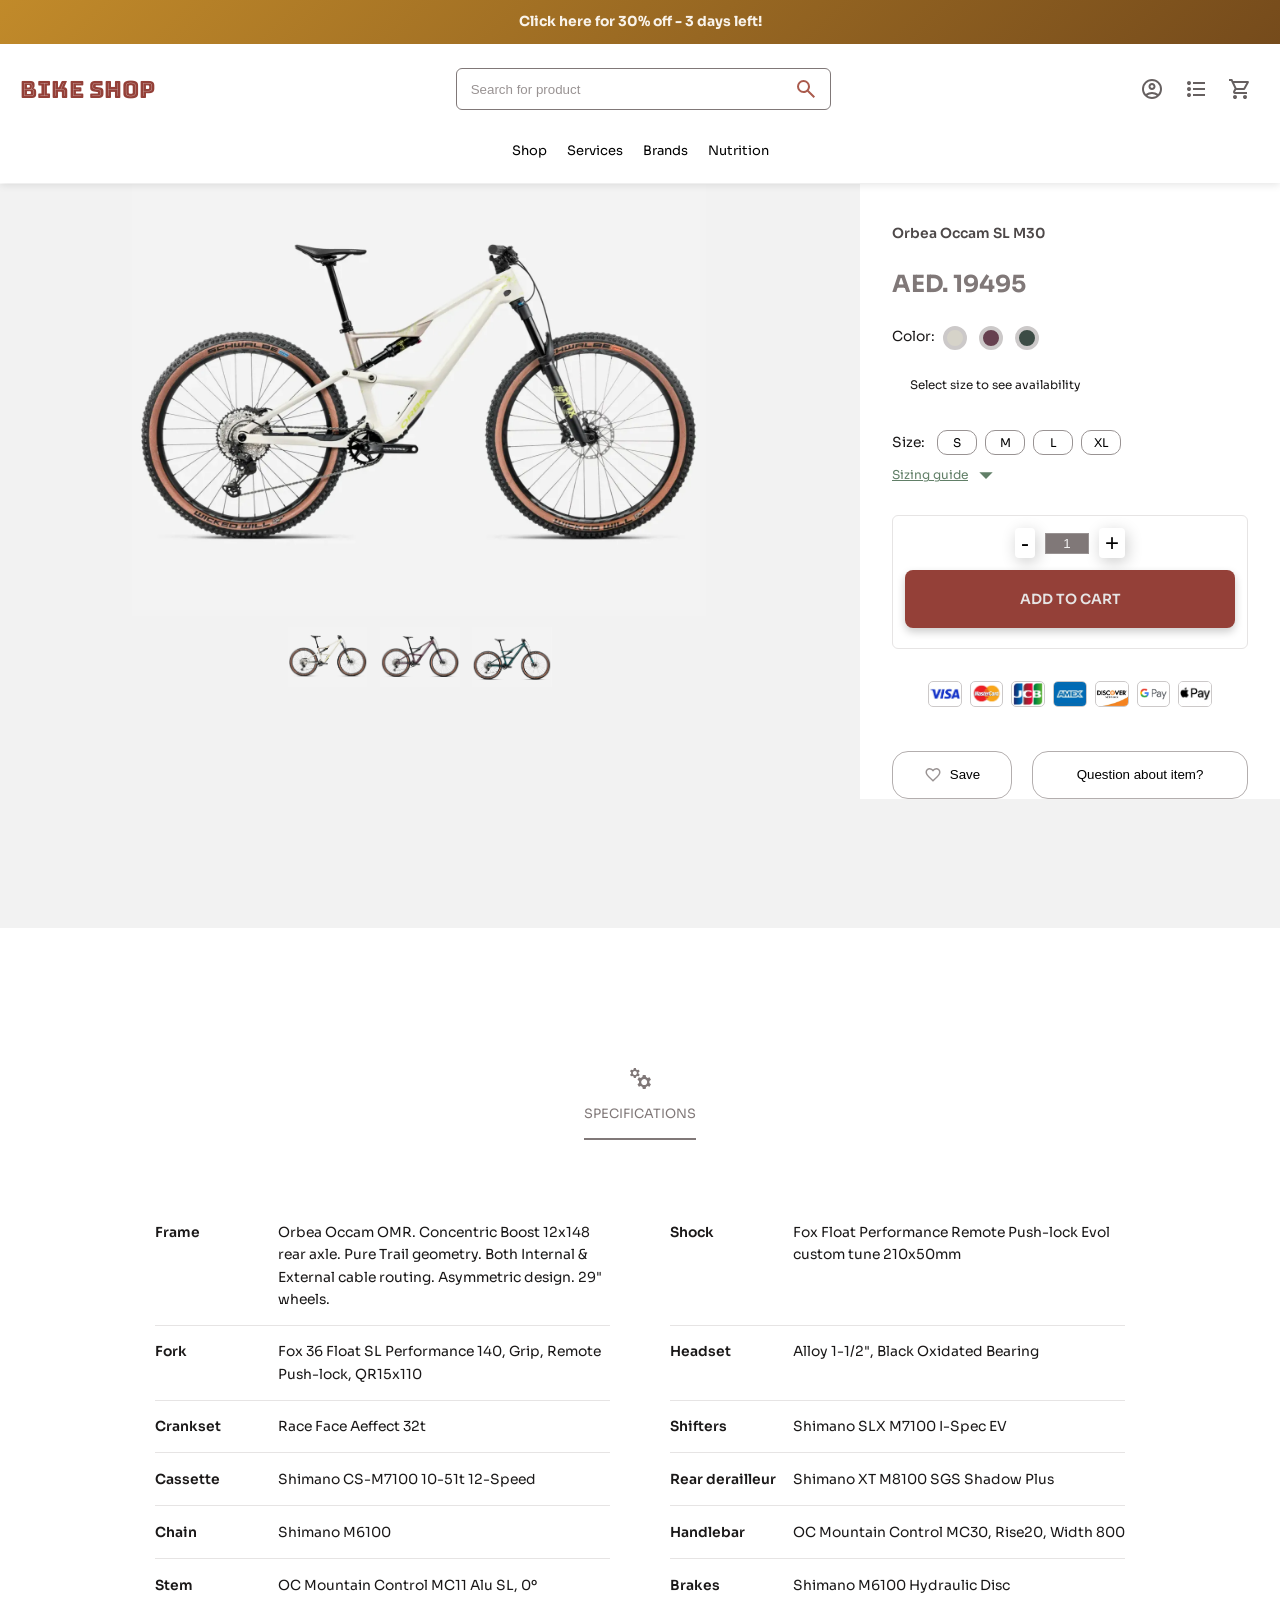
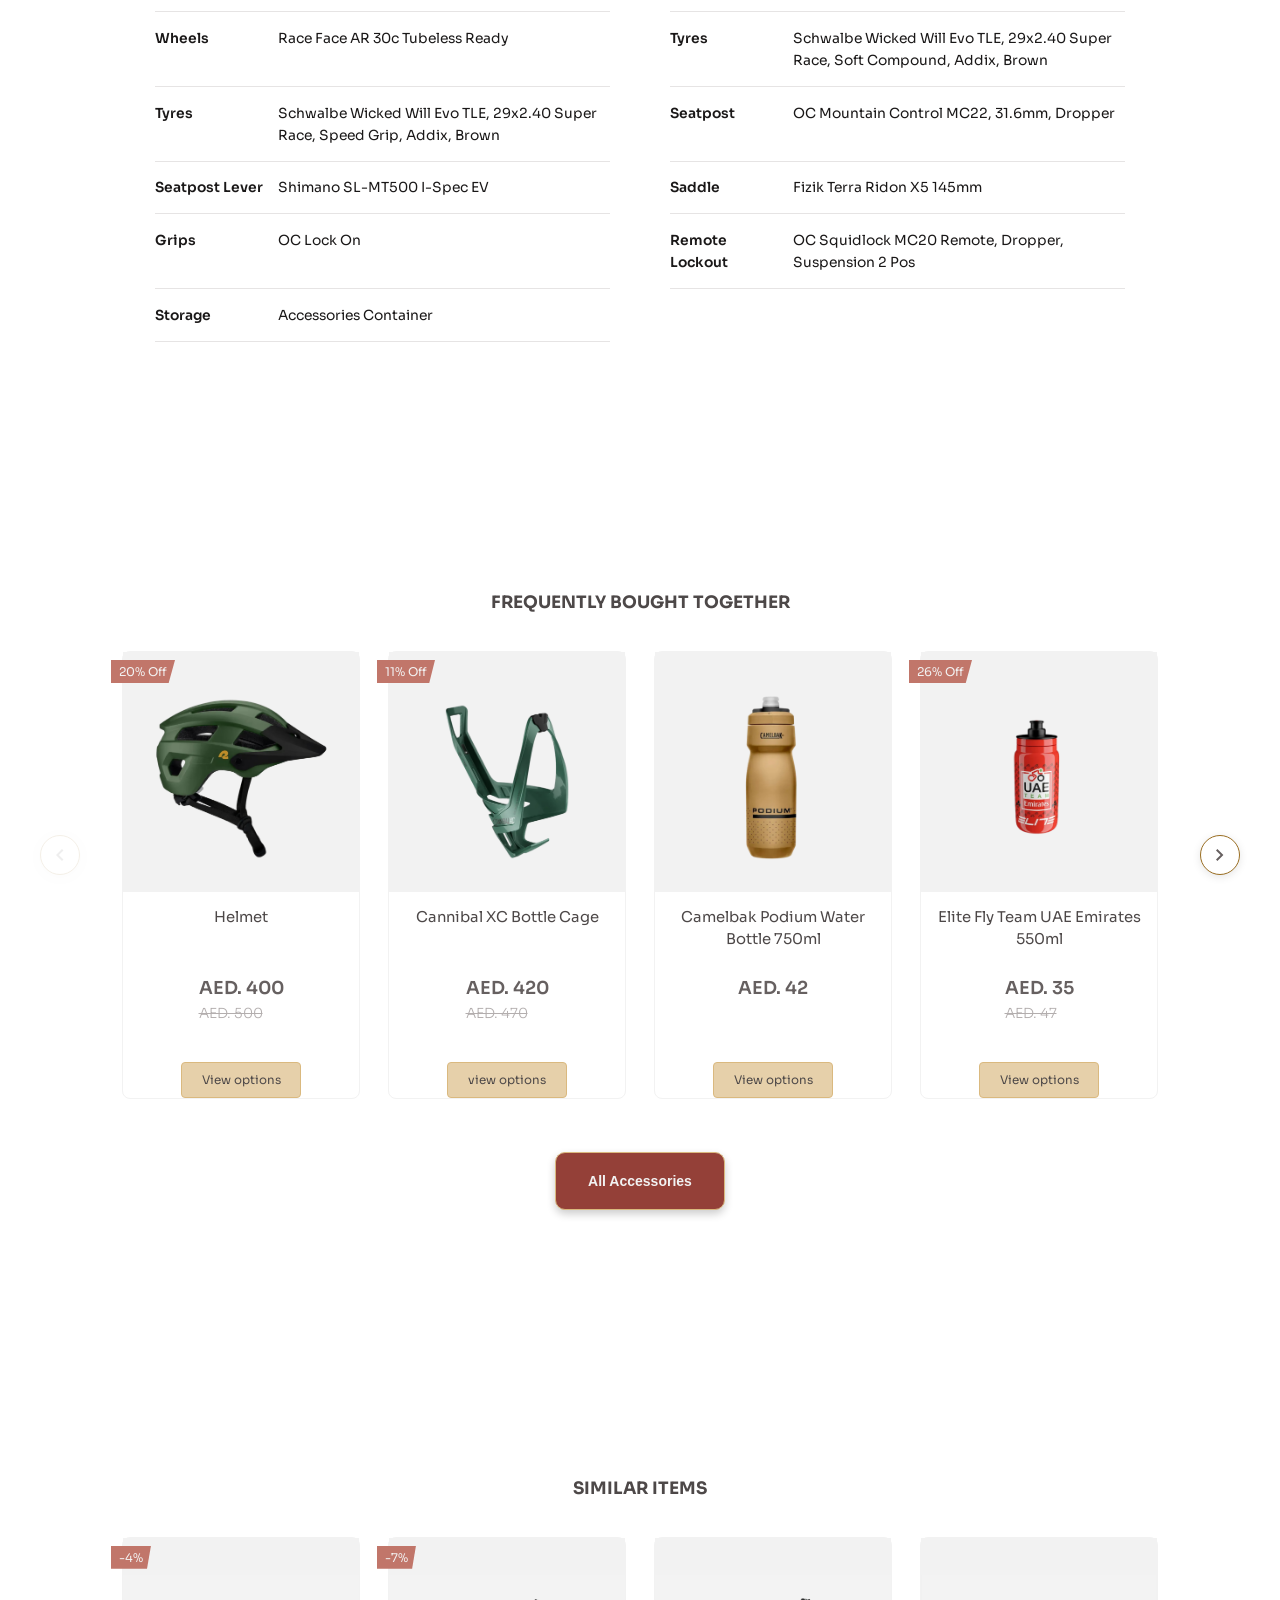
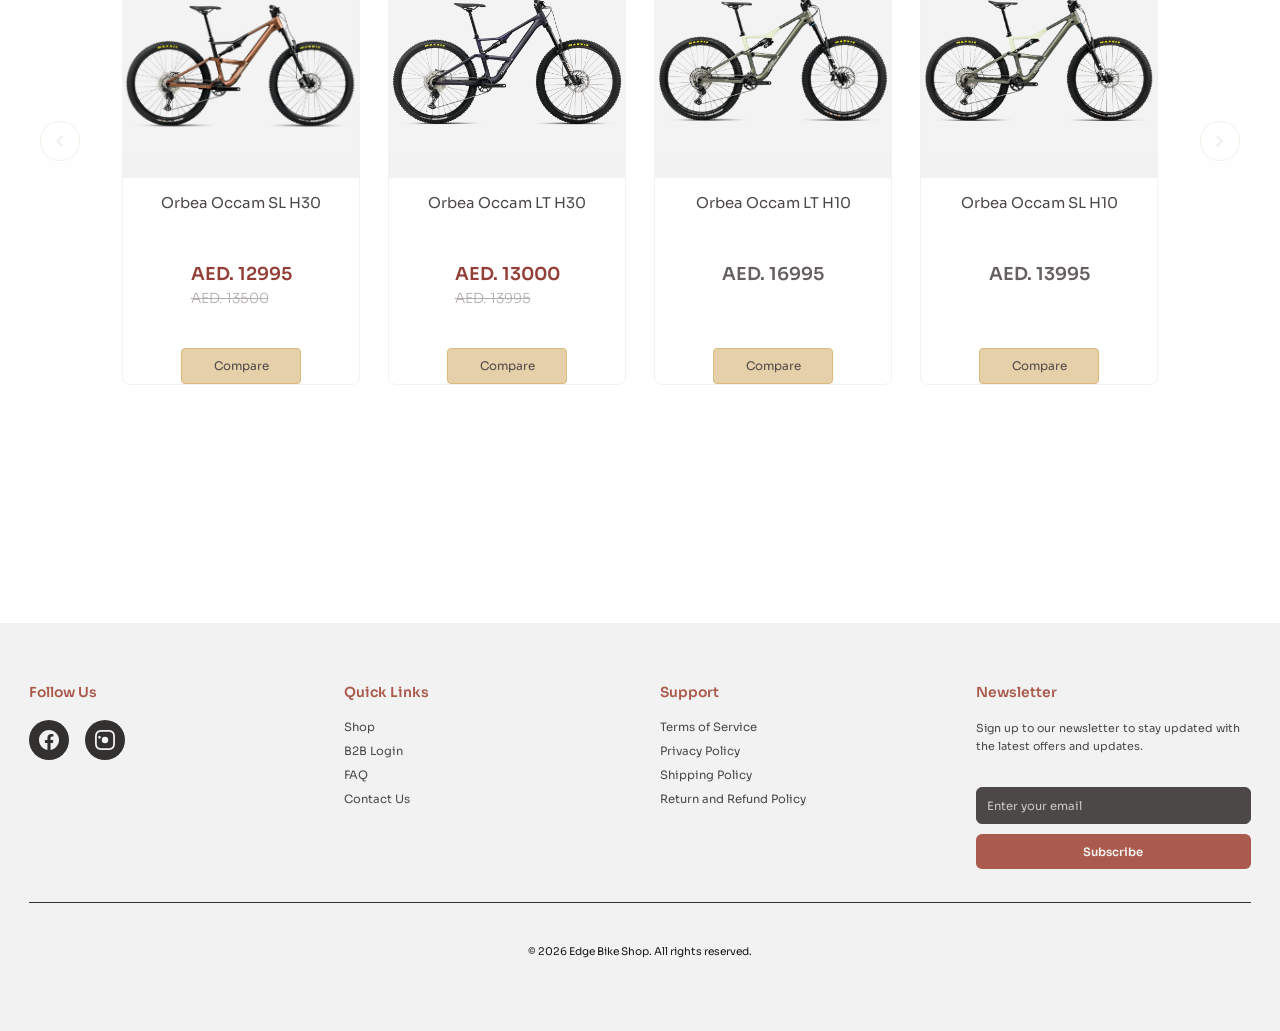
<file: pages/orbea-occam-sl-m30.html>
<!DOCTYPE html>
<html lang="en">
    <head>
        <meta charset="UTF-8">
        <meta name="viewport" content="width=device-width, initial-scale=1.0">
        <title>Document</title>
        <link rel="stylesheet" href="../styles.css">
        <script src="../main.js" defer></script>
        <script src="../scripts/orbea-occam-sl-m30.js" defer></script>
        <script src="../scripts/carousel.js" defer></script>
        <script src="../scripts/compare.js" defer></script>
        <script src="../scripts/magnify.js" defer></script>
        <script src="../scripts/prices.js" defer></script>

        <!--Bungee-->
        <link rel="preconnect" href="https://fonts.googleapis.com">
        <link rel="preconnect" href="https://fonts.gstatic.com" crossorigin>
        <link href="https://fonts.googleapis.com/css2?family=Bungee+Hairline&family=Bungee+Inline&family=Bungee+Outline&family=Bungee+Shade&family=Bungee+Spice&family=DM+Serif+Display:ital@0;1&family=DM+Serif+Text:ital@0;1&family=Macondo&family=Ojuju:wght@200..800&family=Pixelify+Sans:wght@400..700&family=Poiret+One&family=Press+Start+2P&family=Schibsted+Grotesk:ital,wght@0,400..900;1,400..900&family=Silkscreen:wght@400;700&family=Sora:wght@100..800&family=VT323&display=swap" rel="stylesheet">

        <!--Sora-->
        <link rel="preconnect" href="https://fonts.googleapis.com">
        <link rel="preconnect" href="https://fonts.gstatic.com" crossorigin>
        <link href="https://fonts.googleapis.com/css2?family=DM+Serif+Display:ital@0;1&family=DM+Serif+Text:ital@0;1&family=Pixelify+Sans:wght@400..700&family=Press+Start+2P&family=Schibsted+Grotesk:ital,wght@0,400..900;1,400..900&family=Silkscreen:wght@400;700&family=Sora:wght@100..800&family=VT323&display=swap" rel="stylesheet">
    </head>
    <body>
        <div class="top-bar">
            <div class="offer-bar">
                <h5>Click here for 30% off - 3 days left!</h5>
            </div>
            <div class="search-bar">
                <div class="logo">BIKE SHOP</div>
                <form action="/search" method="get">
                    <div class="search-box hide-on-mobile">
                        <input type="text" name="q" placeholder="Search for product">
                        <svg class="search-icon" xmlns="http://www.w3.org/2000/svg" height="24px" viewBox="0 -960 960 960" width="24px" fill="#e3e3e3"><path d="M784-120 532-372q-30 24-69 38t-83 14q-109 0-184.5-75.5T120-580q0-109 75.5-184.5T380-840q109 0 184.5 75.5T640-580q0 44-14 83t-38 69l252 252-56 56ZM380-400q75 0 127.5-52.5T560-580q0-75-52.5-127.5T380-760q-75 0-127.5 52.5T200-580q0 75 52.5 127.5T380-400Z"/></svg>
                    </div>
                </form>
                <div class="profile-bar hide-on-mobile">
                    <svg xmlns="http://www.w3.org/2000/svg" height="24px" viewBox="0 -960 960 960" width="24px" fill="#e3e3e3"><path d="M234-276q51-39 114-61.5T480-360q69 0 132 22.5T726-276q35-41 54.5-93T800-480q0-133-93.5-226.5T480-800q-133 0-226.5 93.5T160-480q0 59 19.5 111t54.5 93Zm246-164q-59 0-99.5-40.5T340-580q0-59 40.5-99.5T480-720q59 0 99.5 40.5T620-580q0 59-40.5 99.5T480-440Zm0 360q-83 0-156-31.5T197-197q-54-54-85.5-127T80-480q0-83 31.5-156T197-763q54-54 127-85.5T480-880q83 0 156 31.5T763-763q54 54 85.5 127T880-480q0 83-31.5 156T763-197q-54 54-127 85.5T480-80Zm0-80q53 0 100-15.5t86-44.5q-39-29-86-44.5T480-280q-53 0-100 15.5T294-220q39 29 86 44.5T480-160Zm0-360q26 0 43-17t17-43q0-26-17-43t-43-17q-26 0-43 17t-17 43q0 26 17 43t43 17Zm0-60Zm0 360Z"/></svg>
                    <svg xmlns="http://www.w3.org/2000/svg" height="24px" viewBox="0 -960 960 960" width="24px" fill="#e3e3e3"><path d="M360-200v-80h480v80H360Zm0-240v-80h480v80H360Zm0-240v-80h480v80H360ZM200-160q-33 0-56.5-23.5T120-240q0-33 23.5-56.5T200-320q33 0 56.5 23.5T280-240q0 33-23.5 56.5T200-160Zm0-240q-33 0-56.5-23.5T120-480q0-33 23.5-56.5T200-560q33 0 56.5 23.5T280-480q0 33-23.5 56.5T200-400Zm0-240q-33 0-56.5-23.5T120-720q0-33 23.5-56.5T200-800q33 0 56.5 23.5T280-720q0 33-23.5 56.5T200-640Z"/></svg>
                    <svg xmlns="http://www.w3.org/2000/svg" height="24px" viewBox="0 -960 960 960" width="24px" fill="#e3e3e3"><path d="M280-80q-33 0-56.5-23.5T200-160q0-33 23.5-56.5T280-240q33 0 56.5 23.5T360-160q0 33-23.5 56.5T280-80Zm400 0q-33 0-56.5-23.5T600-160q0-33 23.5-56.5T680-240q33 0 56.5 23.5T760-160q0 33-23.5 56.5T680-80ZM246-720l96 200h280l110-200H246Zm-38-80h590q23 0 35 20.5t1 41.5L692-482q-11 20-29.5 31T622-440H324l-44 80h480v80H280q-45 0-68-39.5t-2-78.5l54-98-144-304H40v-80h130l38 80Zm134 280h280-280Z"/></svg>
                </div>
                <div class="hamburger-btn show-on-mobile">
                    <svg class="icon-hamburger" xmlns="http://www.w3.org/2000/svg" height="32px" viewBox="0 -960 960 960" width="32px" fill="#745319"><path d="M120-240v-80h720v80H120Zm0-200v-80h720v80H120Zm0-200v-80h720v80H120Z"/></svg>
                    <svg class="icon-close" xmlns="http://www.w3.org/2000/svg" height="24px" viewBox="0 -960 960 960" width="24px" fill="#e3e3e3"><path d="m256-200-56-56 224-224-224-224 56-56 224 224 224-224 56 56-224 224 224 224-56 56-224-224-224 224Z"/></svg>
                </div>
            </div>
            <div class="navbar hide-on-mobile">
                <li>Shop</li>
                <li>Services</li>
                <li>Brands</li>
                <li>Nutrition</li>
            </div>
            <div class="mobile-menu">
                <ul>
                    <li>Shop</li>
                    <li>Services</li>
                    <li>Brands</li>
                    <li>Nutrition</li>
                </ul>
                <form action="/search" method="get" class="mobile-search"> 
                    <div class="search-box"> 
                        <input type="text" name="q" placeholder="Search for product"> 
                        <svg class="search-icon" xmlns="http://www.w3.org/2000/svg" height="24px" viewBox="0 -960 960 960" width="24px" fill="#e3e3e3"><path d="M784-120 532-372q-30 24-69 38t-83 14q-109 0-184.5-75.5T120-580q0-109 75.5-184.5T380-840q109 0 184.5 75.5T640-580q0 44-14 83t-38 69l252 252-56 56ZM380-400q75 0 127.5-52.5T560-580q0-75-52.5-127.5T380-760q-75 0-127.5 52.5T200-580q0 75 52.5 127.5T380-400Z"/> </svg> 
                    </div> 
                </form>
                <div class="mobile-profile-bar"> 
                    <div class="profile-item"> 
                        <svg xmlns="http://www.w3.org/2000/svg" height="24px" viewBox="0 -960 960 960" width="24px" fill="#e3e3e3"><path d="M234-276q51-39 114-61.5T480-360q69 0 132 22.5T726-276q35-41 54.5-93T800-480q0-133-93.5-226.5T480-800q-133 0-226.5 93.5T160-480q0 59 19.5 111t54.5 93Zm246-164q-59 0-99.5-40.5T340-580q0-59 40.5-99.5T480-720q59 0 99.5 40.5T620-580q0 59-40.5 99.5T480-440Zm0 360q-83 0-156-31.5T197-197q-54-54-85.5-127T80-480q0-83 31.5-156T197-763q54-54 127-85.5T480-880q83 0 156 31.5T763-763q54 54 85.5 127T880-480q0 83-31.5 156T763-197q-54 54-127 85.5T480-80Zm0-80q53 0 100-15.5t86-44.5q-39-29-86-44.5T480-280q-53 0-100 15.5T294-220q39 29 86 44.5T480-160Zm0-360q26 0 43-17t17-43q0-26-17-43t-43-17q-26 0-43 17t-17 43q0 26 17 43t43 17Zm0-60Zm0 360Z"/></svg>                      
                        Login
                    </div> 
                    <div class="profile-item"> 
                        <svg xmlns="http://www.w3.org/2000/svg" height="24px" viewBox="0 -960 960 960" width="24px" fill="#e3e3e3"><path d="m480-120-58-52q-101-91-167-157T150-447.5Q111-500 95.5-544T80-634q0-94 63-157t157-63q52 0 99 22t81 62q34-40 81-62t99-22q94 0 157 63t63 157q0 46-15.5 90T810-447.5Q771-395 705-329T538-172l-58 52Zm0-108q96-86 158-147.5t98-107q36-45.5 50-81t14-70.5q0-60-40-100t-100-40q-47 0-87 26.5T518-680h-76q-15-41-55-67.5T300-774q-60 0-100 40t-40 100q0 35 14 70.5t50 81q36 45.5 98 107T480-228Zm0-273Z"/></svg>                        
                        Wishlist
                    </div> 
                    <div class="profile-item"> 
                        <svg xmlns="http://www.w3.org/2000/svg" height="24px" viewBox="0 -960 960 960" width="24px" fill="#e3e3e3"><path d="M280-80q-33 0-56.5-23.5T200-160q0-33 23.5-56.5T280-240q33 0 56.5 23.5T360-160q0 33-23.5 56.5T280-80Zm400 0q-33 0-56.5-23.5T600-160q0-33 23.5-56.5T680-240q33 0 56.5 23.5T760-160q0 33-23.5 56.5T680-80ZM246-720l96 200h280l110-200H246Zm-38-80h590q23 0 35 20.5t1 41.5L692-482q-11 20-29.5 31T622-440H324l-44 80h480v80H280q-45 0-68-39.5t-2-78.5l54-98-144-304H40v-80h130l38 80Zm134 280h280-280Z"/></svg>                        
                        Cart 
                    </div> 
                </div>
            </div>
        </div>
            <!-- add background overlay -->
        <div class="mobile-overlay"></div>
        <div class="wrapper product-page" data-product="orbea-occam-sl-m30">
            <div class="product-main-cont">
                <div class="main-product-img-cont">
                    <div>
                        <img class="main-product-img" src="../images/Orbea_Occam_SL_M30_ivory-white_cropped.webp" alt="Orbea bicycle">
                    </div>
                    <p class="discount-tab"></p>
                </div>
                <div class="bike-images-cont">
                    <img class="scroll-img" id="ivory-white" src="../images/Orbea_Occam_SL_M30_ivory-white_cropped.webp" alt="">
                    <img class="scroll-img" id="royal-amethyst" src="../images/Orbea_Occam_SL_M30_royal_cropped.webp" alt="">
                    <img class="scroll-img" id="escape-green" src="../images/Orbea_Occam_SL_M30_escape_green_cropped.webp" alt="">
                </div>
            </div>
            <div class="bike-sale-details-cont">
                <div class="name-box">
                    <h5>Orbea Occam SL M30</h5>
                </div>
                <div class="price-cont">
                    <h6 class="old-price">AED. 19495</h6>
                    <h3 class="new-price">AED. 19495</h3>
                </div>
                <div class="color-wrapper">
                    <div class="color-box-cont">
                        <p>Color:</p>
                        <div class="color-box">
                            <div class="color ivory-white"></div>
                            <div class="color royal-amethyst"></div>
                            <div class="color escape-green"></div>
                        </div>
                    </div>
                    <p class="color-name"></p>
                </div>
                <div class="availability-box">
                    <div class="availability">
                        <div class="availability-color"></div>
                        <div class="availability-info">
                            <p>Select size to see availability</p>
                        </div>
                    </div>
                    <div class="notify-dropdown">
                        <p>Notify you when back in stock?</p>
                        <div class="notify-buttons">
                            <button class="notify-yes">Yes</button>
                            <button class="notify-cancel">Cancel</button>
                        </div>
                    </div>
                    <div class="pre-order-dropdown">
                        <p>Would you like to pre-order?</p>
                        <div class="notify-buttons">
                            <button class="pre-order-yes">Yes</button>
                            <button class="pre-order-cancel">Cancel</button>
                        </div>
                    </div>
                </div>
                <div class="size-box-wrapper">
                    <div class="size-box-inner">
                        <p>Size:</p>
                        <div class="size-box-cont">
                            <div class="size-box">S</div>
                            <div class="size-box">M</div>
                            <div class="size-box">L</div>
                            <div class="size-box">XL</div>
                        </div>
                    </div>
                    <div class="sizing-cont">
                        <div class="sizing-guide">
                            Sizing guide
                            <svg class="arrow-down" xmlns="http://www.w3.org/2000/svg" height="32px" viewBox="0 -960 960 960" width="32px" fill="currentColor"><path d="M480-360 280-560h400L480-360Z"/></svg>
                            <svg class="arrow-up" xmlns="http://www.w3.org/2000/svg" height="32px" viewBox="0 -960 960 960" width="32px" fill="currentColor"><path d="m280-400 200-200 200 200H280Z"/></svg>
                        </div>
                        <div class="sizing-menu">
                            <div class="size-row-cont">
                                <div class="size-row">
                                    <div class="size-label">S</div>
                                    <div class="size-range" data-cm="163 --- 172" data-feet="5' 3&quot; --- 5' 6&quot;">
                                        163 --- 172 cm
                                    </div>
                                </div>
                                <div class="size-row">
                                    <div class="size-label">M</div>
                                    <div class="size-range" data-cm="171 --- 180" data-feet="5' 6&quot; --- 5' 9&quot;">
                                        171 --- 180 cm
                                    </div>
                                </div>
                                <div class="size-row">
                                    <div class="size-label">L</div>
                                    <div class="size-range" data-cm="179 --- 188" data-feet="5' 8&quot; --- 6' 2&quot;">
                                        179 --- 188 cm
                                    </div>
                                </div>
                                <div class="size-row">
                                    <div class="size-label">XL</div>
                                    <div class="size-range" data-cm="187 --- 196" data-feet="6' 1&quot; --- 6' 4&quot;">
                                        187 --- 196 cm
                                    </div>
                                </div>
                            </div>
                            <div class="toggle-measurement-unit">
                                <div class="unit-toggle">
                                    <div class="unit-option active" data-unit="cm">
                                        cm
                                    </div>
                                    <div class="unit-option" data-unit="inches">
                                        feet
                                    </div>
                                </div>
                            </div>
                        </div>
                    </div>
                </div>
                <div class="quantity-cont">
                    <div class="quantity-box">
                        <button type="button" class="decrement">-</button>
                        <input type="number" class="quantity" value="1" min="1">
                        <button type="button" class="increment">+</button>
                    </div>
                    <div class="button btn-main">
                        ADD TO CART
                    </div>
                </div>        
                <div class="payment-options-wrapper">
                    <div class="payment-options-cont">
                        <img src="../images/Visa_cropped (1).png" alt="Visa credit card">
                    </div>
                    <div class="payment-options-cont">
                        <img src="../images/Mastercard_cropped (1).png" alt="Mastercard credit card">
                    </div>
                    <div class="payment-options-cont">
                        <img src="../images/JCB_cropped.png" alt="JCB credit card">
                    </div>
                    <div class="payment-options-cont">
                        <img src="../images/amex.png" alt="American express credit card">
                    </div>
                    <div class="payment-options-cont">
                        <img src="../images/discover_card_cropped.webp" alt="Discover credit card">
                    </div>
                    <div class="payment-options-cont">
                        <img src="../images/google-pay_cropped.webp" alt="Google pay payment option">
                    </div>
                    <div class="payment-options-cont">
                        <img src="../images/apple-pay-logo.png" alt="Apple pay payment options">
                    </div>
                </div>
                <div class="wishlist-box">
                    <button class="block with-img">
                        <svg xmlns="http://www.w3.org/2000/svg" height="18pxpx" viewBox="0 -960 960 960" width="18px" fill="#c18a2a"><path d="m480-120-58-52q-101-91-167-157T150-447.5Q111-500 95.5-544T80-634q0-94 63-157t157-63q52 0 99 22t81 62q34-40 81-62t99-22q94 0 157 63t63 157q0 46-15.5 90T810-447.5Q771-395 705-329T538-172l-58 52Zm0-108q96-86 158-147.5t98-107q36-45.5 50-81t14-70.5q0-60-40-100t-100-40q-47 0-87 26.5T518-680h-76q-15-41-55-67.5T300-774q-60 0-100 40t-40 100q0 35 14 70.5t50 81q36 45.5 98 107T480-228Zm0-273Z"/></svg>
                        Save
                    </button>
                    <button type="button" class="block">
                        Question about item?
                    </button>
                </div>
            </div>
        </div>
        <div class="wrapper mid-section dark-section">
            <div class="section-icon">
                <svg xmlns="http://www.w3.org/2000/svg" height="36px" viewBox="0 -960 960 960" width="36px" fill="currentColor"><path d="m234-480-12-60q-12-5-22.5-10.5T178-564l-58 18-40-68 46-40q-2-13-2-26t2-26l-46-40 40-68 58 18q11-8 21.5-13.5T222-820l12-60h80l12 60q12 5 22.5 10.5T370-796l58-18 40 68-46 40q2 13 2 26t-2 26l46 40-40 68-58-18q-11 8-21.5 13.5T326-540l-12 60h-80Zm40-120q33 0 56.5-23.5T354-680q0-33-23.5-56.5T274-760q-33 0-56.5 23.5T194-680q0 33 23.5 56.5T274-600ZM592-40l-18-84q-17-6-31.5-14.5T514-158l-80 26-56-96 64-56q-2-18-2-36t2-36l-64-56 56-96 80 26q14-11 28.5-19.5T574-516l18-84h112l18 84q17 6 31.5 14.5T782-482l80-26 56 96-64 56q2 18 2 36t-2 36l64 56-56 96-80-26q-14 11-28.5 19.5T722-124l-18 84H592Zm56-160q50 0 85-35t35-85q0-50-35-85t-85-35q-50 0-85 35t-35 85q0 50 35 85t85 35Z"/></svg>
                <div class="section-head">
                    SPECIFICATIONS
                </div>
            </div>
            <div class="part-description-cont">
                <div class="part-description">
                    <div class="part">
                        <p>Frame</p>
                    </div>
                    <div class="description">
                        <p>Orbea Occam OMR. Concentric Boost 12x148 rear axle. Pure Trail geometry. Both Internal & External cable routing. Asymmetric design. 29" wheels.</p>
                    </div>
                </div>
                <div class="part-description">
                    <div class="part">
                        <p>Shock</p>
                    </div>
                    <div class="description">
                        <p>Fox Float Performance Remote Push-lock Evol custom tune 210x50mm</p>
                    </div>
                </div>
                <div class="part-description">
                    <div class="part">
                        <p>Fork</p>
                    </div>
                    <div class="description">
                        <p>Fox 36 Float SL Performance 140, Grip, Remote Push-lock, QR15x110</p>
                    </div>
                </div>
                <div class="part-description">
                    <div class="part">
                        <p>Headset</p>
                    </div>
                    <div class="description">
                        <p>Alloy 1-1/2", Black Oxidated Bearing</p>
                    </div>
                </div>
                <div class="part-description">
                    <div class="part">
                        <p>Crankset</p>
                    </div>
                    <div class="description">
                        <p>Race Face Aeffect 32t</p>
                    </div>
                </div>
                <div class="part-description">
                    <div class="part">
                        <p>Shifters</p>
                    </div>
                    <div class="description">
                        <p>Shimano SLX M7100 I-Spec EV</p>
                    </div>
                </div>
                <div class="part-description">
                    <div class="part">
                        <p>Cassette</p>
                    </div>
                    <div class="description">
                        <p>Shimano CS-M7100 10-51t 12-Speed</p>
                    </div>
                </div>
                <div class="part-description">
                    <div class="part">
                        <p>Rear derailleur</p>
                    </div>
                    <div class="description">
                        <p>Shimano XT M8100 SGS Shadow Plus</p>
                    </div>
                </div>
                <div class="part-description">
                    <div class="part">
                        <p>Chain</p>
                    </div>
                    <div class="description">
                        <p>Shimano M6100</p>
                    </div>
                </div>
                <div class="part-description">
                    <div class="part">
                        <p>Handlebar</p>
                    </div>
                    <div class="description">
                        <p>OC Mountain Control MC30, Rise20, Width 800</p>
                    </div>
                </div>
                <div class="part-description">
                    <div class="part">
                        <p>Stem</p>
                    </div>
                    <div class="description">
                        <p>OC Mountain Control MC11 Alu SL, 0º</p>
                    </div>
                </div>
                <div class="part-description">
                    <div class="part">
                        <p>Brakes</p>
                    </div>
                    <div class="description">
                        <p>Shimano M6100 Hydraulic Disc</p>
                    </div>
                </div>
                <div class="part-description">
                    <div class="part">
                        <p>Wheels</p>
                    </div>
                    <div class="description">
                        <p>Race Face AR 30c Tubeless Ready</p>
                    </div>
                </div>
                <div class="part-description">
                    <div class="part">
                        <p>Tyres</p>
                    </div>
                    <div class="description">
                        <p>Schwalbe Wicked Will Evo TLE, 29x2.40 Super Race, Soft Compound, Addix, Brown</p>
                    </div>
                </div>
                <div class="part-description">
                    <div class="part">
                        <p>Tyres</p>
                    </div>
                    <div class="description">
                        <p>Schwalbe Wicked Will Evo TLE, 29x2.40 Super Race, Speed Grip, Addix, Brown</p>
                    </div>
                </div>
                <div class="part-description">
                    <div class="part">
                        <p>Seatpost</p>
                    </div>
                    <div class="description">
                        <p>OC Mountain Control MC22, 31.6mm, Dropper</p>
                    </div>
                </div>
                <div class="part-description">
                    <div class="part">
                        <p>Seatpost Lever</p>
                    </div>
                    <div class="description">
                        <p>Shimano SL-MT500 I-Spec EV</p>
                    </div>
                </div>
                <div class="part-description">
                    <div class="part">
                        <p>Saddle</p>
                    </div>
                    <div class="description">
                        <p>Fizik Terra Ridon X5 145mm</p>
                    </div>
                </div>
                <div class="part-description">
                    <div class="part">
                        <p>Grips</p>
                    </div>
                    <div class="description">
                        <p>OC Lock On</p>
                    </div>
                </div>
                <div class="part-description">
                    <div class="part">
                        <p>Remote Lockout</p>
                    </div>
                    <div class="description">
                        <p>OC Squidlock MC20 Remote, Dropper, Suspension 2 Pos</p>
                    </div>
                </div>
                <div class="part-description">
                    <div class="part">
                        <p>Storage</p>
                    </div>
                    <div class="description">
                        <p>Accessories Container</p>
                    </div>
                </div>
            </div>
        </div>
        <div class="mid-section">
            <div class="section-header">
                <h4>FREQUENTLY BOUGHT TOGETHER</h4>
            </div>
            
            <!-- Carousel Wrapper -->
            <div class="carousel">
                
                <!-- Left Arrow Button -->
                <button class="carousel-arrow carousel-arrow-left">
                    <svg xmlns="http://www.w3.org/2000/svg" height="24px" viewBox="0 -960 960 960" width="24px"><path d="M560-240 320-480l240-240 56 56-184 184 184 184-56 56Z"/></svg>
                </button>

                <!-- Carousel Items Container (scrollable area) -->
                <div class="carousel-items">

                    <!--card 1 - Helmet-->
                    <a class="card">
                        <div class="card-img-cont">
                            <p class="card-discount"></p>
                            <img src="../images/Helmet.png" alt="Helmet" class="card-img"> 
                        </div>
                        <div class="card-info">
                            <h5 class="card-product">Helmet</h5>
                            <div class="card-price-cont">
                                <p class="card-price">AED. 400</p>
                                <p class="card-old-price">AED. 500</p>
                            </div>
                        </div>
                        <div class="carousel-btn">
                            View options
                        </div>
                        
                    </a>

                    <!--card 2 - Bottle cage-->
                    <a class="card">
                        <div class="card-img-cont">
                            <p class="card-discount"></p>
                            <img src="../images/Bottle_cage.png" alt="Bottle cage" class="card-img">
                        </div>
                        <div class="card-info">
                            <h5 class="card-product">Cannibal XC Bottle Cage</h5>
                            <div class="card-price-cont">
                                <p class="card-price">AED. 420</p>
                                <p class="card-old-price">AED. 470</p>
                            </div>
                        </div>
                        <div class="carousel-btn">
                            view options
                        </div>
                    </a>
                    
                    <!--card 3 - Camelbak Podium Water Bottle-->
                    <a class="card">
                        <div class="card-img-cont">
                            <p class="card-discount"></p>
                            <img src="../images/Water_bottle.png" alt="Water bottle" class="card-img">
                        </div>
                        <div class="card-info">
                            <h5 class="card-product">Camelbak Podium Water Bottle 750ml</h5>
                            <div class="card-price-cont">
                                <p class="card-price">AED. 42</p>
                                <p class="card-old-price">AED. 37</p>
                            </div>
                        </div>
                        <div class="carousel-btn">
                            View options
                        </div>
                    </a>

                    <!--card 4 - Elite Fly Team UAE Emirates-->
                    <a class="card">
                        <div class="card-img-cont">
                            <p class="card-discount"></p>
                            <img src="../images/elite-fly-team-uae-emirates-550ml.png" alt="Water bottle" class="card-img">
                        </div>
                        <div class="card-info">
                            <h5 class="card-product">Elite Fly Team UAE Emirates 550ml</h5>
                            <div class="card-price-cont">
                                <p class="card-price">AED. 35</p>
                                <p class="card-old-price">AED. 47</p>
                            </div>
                        </div>
                        <div class="carousel-btn">
                            View options
                        </div>
                    </a>

                    <!-- Card 5 - Giro gloves-->
                    <a class="card">
                        <div class="card-img-cont">
                            <p class="card-discount"></p>
                            <img src="../images/Gloves_cropped_processed_by_imagy.png" alt="Gloves" class="card-img">
                        </div>
                        <div class="card-info">
                            <h5 class="card-product">Giro gloves</h5>
                            <div class="card-price-cont">
                                <p class="card-price">AED. 115</p>
                                <p class="card-old-price">AED. 125</p>
                            </div>
                        </div>
                        <div class="carousel-btn">
                            View options
                        </div>
                    </a>

                    <!-- Card 6 - Photocromatic Glasses-->
                    <a class="card">
                        <div class="card-img-cont">
                            <p class="card-discount"></p>
                            <img src="../images/Glasses.png" alt="Glasses" class="card-img">
                        </div>
                        <div class="card-info">
                            <h5 class="card-product">Photocromatic Glasses</h5>
                            <div class="card-price-cont">
                                <p class="card-price">AED. 115</p>
                                <p class="card-old-price">AED. 110</p>
                            </div>
                        </div>
                        <div class="carousel-btn">
                            View options
                        </div>
                    </a>

                    <!-- Card 7 - Lezyne ABS Pump-->
                    <a class="card">
                        <div class="card-img-cont">
                            <p class="card-discount"></p>
                            <img src="../images/Hand_pump.png" alt="Hand pump" class="card-img">
                        </div>
                        <div class="card-info">
                            <h5 class="card-product">Lezyne ABS Pump</h5>
                            <div class="card-price-cont">
                                <p class="card-price">AED. 85</p>
                                <p class="card-old-price">AED. 80</p>
                            </div>
                        </div>
                        <div class="carousel-btn">
                            View options
                        </div>
                    </a>

                    <!-- Card 8 - Silca Super Secret Lube-->
                    <a class="card">
                        <div class="card-img-cont">
                            <p class="card-discount"></p>
                            <img src="../images/Bike_lube.png" alt="Bike lube" class="card-img">
                        </div>
                        <div class="card-info">
                            <h5 class="card-product">Silca Super Secret Lube</h5>
                            <div class="card-price-cont">
                                <p class="card-price">AED. 95</p>
                                <p class="card-old-price">AED. 110</p>
                            </div>
                        </div>
                        <div class="carousel-btn">
                            View options
                        </div>
                    </a>

                    <!-- Card 9 - Beamer 700 Lights-->
                    <a class="card">
                        <div class="card-img-cont">
                            <p class="card-discount"></p>
                            <img src="../images/Bike_lights.png" alt="Bike lights" class="card-img">
                        </div>
                        <div class="card-info">
                            <h5 class="card-product">Beamer 700 Lights</h5>
                            <div class="card-price-cont">
                                <p class="card-price">AED. 320</p>
                                <p class="card-old-price">AED. 110</p>
                            </div>
                        </div>
                        <div class="carousel-btn">
                            View options
                        </div>
                    </a>

                    <!-- Card 10 - PEdALED yama trail grey men-->
                    <a class="card">
                        <div class="card-img-cont">
                            <p class="card-discount"></p>
                            <img src="../images/pedaled-yama-trail-men-grey-2.png" alt="Bike jersey" class="card-img">
                        </div>
                        <div class="card-info">
                            <h5 class="card-product">PEdALED yama trail grey men</h5>
                            <div class="card-price-cont">
                                <p class="card-price">AED. 320</p>
                                <p class="card-old-price">AED. 640</p>
                            </div>
                        </div>
                        <div class="carousel-btn">
                            View options
                        </div>
                    </a>
                </div>

                <!-- Right Arrow Button -->
                <button class="carousel-arrow carousel-arrow-right">
                    <svg xmlns="http://www.w3.org/2000/svg" height="24px" viewBox="0 -960 960 960" width="24px" fill="#e3e3e3"><path d="M504-480 320-664l56-56 240 240-240 240-56-56 184-184Z"/></svg>
                </button>

            </div>

            <!-- Carousel Scroll Bar (progress indicator) -->
            <!--<div class="carousel-scrollbar">
                <div class="carousel-scrollbar-fill"></div>
            </div>-->
            <button class="btn-mid-section" >All Accessories</button>
        </div>

        <!--<div class="divider"></div>-->

        <div class="mid-section">
            <div class="section-header">
                <h4>SIMILAR ITEMS</h4>
            </div>
            
            <!-- Carousel Wrapper -->
            <div class="carousel">
                
                <!-- Left Arrow Button -->
                <button class="carousel-arrow carousel-arrow-left">
                    <svg xmlns="http://www.w3.org/2000/svg" height="24px" viewBox="0 -960 960 960" width="24px"><path d="M560-240 320-480l240-240 56 56-184 184 184 184-56 56Z"/></svg>
                </button>

                <!-- Carousel Items Container (scrollable area) -->
                <div class="carousel-items">

                    <!--card 1 Orbea Occam SL H30-->
                    <a href="../pages/orbea-occam-sl-h30.html" class="card" data-product="orbea-occam-sl-h30">
                        <div class="card-img-cont">
                            <p class="card-discount"></p>
                            <img src="../images/Orbea_Occam_SL_H30_cropped.webp" alt="Orbea bicycle image" class="card-img">
                        </div>
                        <div class="card-info">
                            <h5 class="card-product">Orbea Occam SL H30</h5>
                            <div class="card-price-cont">
                                <p class="card-price">AED. 12995</p>
                                <p class="card-old-price">AED. 13500</p>
                            </div>
                        </div>
                        <div class="carousel-btn" onclick="openCompare(this); return false;">
                            Compare
                        </div>
                    </a>

                    <!--card 2 - Orbea Occam LT H30-->
                    <a href="../pages/orbea-occam-lt-h30.html" class="card" data-product="orbea-occam-lt-h30">
                        <div class="card-img-cont"> 
                            <p class="card-discount"></p>
                            <img src="../images/Orbea_OCCAM_LT_H30_black_cropped.webp" alt="Orbea bicycle image" class="card-img">
                        </div>
                        <div class="card-info">
                            <h5 class="card-product">Orbea Occam LT H30</h5>
                            <div class="card-price-cont">
                                <p class="card-price">AED. 13995</p>
                                <p class="card-old-price">AED. 13995</p>
                            </div>
                        </div>
                        <div class="carousel-btn" onclick="openCompare(this); return false;">
                            Compare
                        </div>
                    </a>

                    <!--card 3 - Orbea Occam LT H10-->
                    <a href="../pages/orbea-occam-lt-h10.html" class="card" data-product="orbea-occam-lt-h10">
                        <div class="card-img-cont">
                            <p class="card-discount"></p>
                            <img src="../images/Orbea_OCCAM_LT_H10_spaceship_green_cropped.webp" alt="Orbea Laufey h30" class="card-img"> 
                        </div>
                        <div class="card-info">
                            <h5 class="card-product">Orbea Occam LT H10</h5>
                            <div class="card-price-cont">
                                <p class="card-price">AED. 16995</p>
                                <p class="card-old-price">AED. 16995</p>
                            </div>
                        </div>
                        <div class="carousel-btn" onclick="openCompare(this); return false;">
                            Compare
                        </div>
                    </a>

                    <!-- Card 4 - Orbea Occam SL H10-->
                    <a href="../pages/orbea-occam-sl-h10.html" class="card" data-product="orbea-occam-sl-h10">
                        <div class="card-img-cont">
                            <p class="card-discount"></p>
                            <img src="../images/Orbea_Occam_SL_H10_green_cropped.webp" alt="Orbea bicycle image" class="card-img">
                        </div>
                        <div class="card-info">
                            <h5 class="card-product">Orbea Occam SL H10</h5>
                            <div class="card-price-cont">
                                <p class="card-price">AED. 13995</p>
                                <p class="card-old-price">AED. 13995</p>
                            </div>
                        </div>
                        <div class="carousel-btn" onclick="openCompare(this); return false;">
                            Compare
                        </div>
                    </a>
             </div>

                <!-- Right Arrow Button -->
                <button class="carousel-arrow carousel-arrow-right">
                    <svg xmlns="http://www.w3.org/2000/svg" height="24px" viewBox="0 -960 960 960" width="24px" fill="#e3e3e3"><path d="M504-480 320-664l56-56 240 240-240 240-56-56 184-184Z"/></svg>
                </button>

            </div>

            <!-- Carousel Scroll Bar (progress indicator) -->
            <!--<div class="carousel-scrollbar">
                <div class="carousel-scrollbar-fill"></div>
            </div>-->
        </div>

        <!-- Footer -->
        <footer class="footer">
            <div class="footer-container">
                <!-- Social Media Icons -->
                <div class="footer-section social-section">
                    <h5 class="footer-title">Follow Us</h5>
                    <div class="social-icons">
                        <a href="#facebook" class="social-icon facebook" aria-label="Facebook">
                            <svg xmlns="http://www.w3.org/2000/svg" viewBox="0 0 24 24" fill="currentColor">
                                <path d="M24 12.073c0-6.627-5.373-12-12-12s-12 5.373-12 12c0 5.99 4.388 10.954 10.125 11.854v-8.385H7.078v-3.47h3.047V9.43c0-3.007 1.792-4.669 4.533-4.669 1.312 0 2.686.235 2.686.235v2.953H15.83c-1.491 0-1.956.925-1.956 1.874v2.25h3.328l-.532 3.47h-2.796v8.385C19.612 23.027 24 18.062 24 12.073z"/>
                            </svg>
                        </a>
                        <a href="#instagram" class="social-icon instagram" aria-label="Instagram">
                            <svg xmlns="http://www.w3.org/2000/svg" viewBox="0 0 24 24" fill="currentColor">
                                <path d="M12 0C8.74 0 8.333.015 7.053.072 5.775.132 4.905.333 4.117.63c-.794.297-1.473.645-2.148 1.32-.675.675-1.023 1.354-1.32 2.148-.297.788-.5 1.659-.56 2.937C.015 8.333 0 8.74 0 12s.015 3.667.072 4.947c.06 1.277.263 2.148.56 2.936.297.792.645 1.472 1.32 2.147.675.675 1.355 1.023 2.148 1.32.788.297 1.66.499 2.937.559C8.333 23.988 8.74 24 12 24s3.667-.015 4.947-.072c1.277-.06 2.148-.262 2.936-.559.792-.297 1.472-.645 2.147-1.32.675-.675 1.023-1.355 1.32-2.147.297-.788.499-1.66.559-2.937.058-1.28.072-1.687.072-4.947s-.015-3.667-.072-4.947c-.06-1.277-.262-2.149-.559-2.936-.297-.792-.645-1.473-1.32-2.148-.675-.675-1.355-1.023-2.147-1.32-.788-.297-1.66-.499-2.937-.559C15.667.015 15.26 0 12 0zm0 2.16c3.203 0 3.585.009 4.849.070 1.17.054 1.805.244 2.227.408.562.217.96.477 1.382.896.419.42.679.819.896 1.381.164.422.354 1.057.408 2.227.061 1.264.07 1.646.07 4.849s-.009 3.585-.07 4.849c-.054 1.17-.244 1.805-.408 2.227-.217.562-.477.96-.896 1.382-.42.419-.819.679-1.381.896-.422.164-1.057.354-2.227.408-1.264.061-1.646.07-4.849.07s-3.585-.009-4.849-.07c-1.17-.054-1.805-.244-2.227-.408-.562-.217-.96-.477-1.382-.896-.419-.42-.679-.819-.896-1.381-.164-.422-.354-1.057-.408-2.227-.061-1.264-.07-1.646-.07-4.849s.009-3.585.07-4.849c.054-1.17.244-1.805.408-2.227.217-.562.477-.96.896-1.382.42-.419.819-.679 1.381-.896.422-.164 1.057-.354 2.227-.408 1.264-.061 1.646-.07 4.849-.07z"/>
                                <circle cx="12" cy="12" r="3.846"/>
                                <path d="M5.408 7.065a1.657 1.657 0 100 3.314 1.657 1.657 0 000-3.314z"/>
                            </svg>
                        </a>
                    </div>
                </div>
                
                <!-- Quick Links Section -->
                <div class="footer-section">
                    <h5 class="footer-title">Quick Links</h5>
                    <ul class="footer-list">
                        <li><a href="#shop">Shop</a></li>
                        <li><a href="#b2b">B2B Login</a></li>
                        <li><a href="#faq">FAQ</a></li>
                        <li><a href="#contact">Contact Us</a></li>
                    </ul>
                </div>

                <!-- Support Section -->
                <div class="footer-section">
                    <h5 class="footer-title">Support</h5>
                    <ul class="footer-list">
                        <li><a href="#tos">Terms of Service</a></li>
                        <li><a href="#privacy">Privacy Policy</a></li>
                        <li><a href="#shipping">Shipping Policy</a></li>
                        <li><a href="#returns">Return and Refund Policy</a></li>
                    </ul>
                </div>

                <!-- Newsletter Section -->
                <div class="footer-section newsletter-section">
                    <h5 class="footer-title">Newsletter</h5>
                    <p class="newsletter-text">Sign up to our newsletter to stay updated with the latest offers and updates.</p>
                    <form class="newsletter-form">
                        <input type="email" placeholder="Enter your email" required class="newsletter-input">
                        <button type="submit" class="newsletter-btn">Subscribe</button>
                    </form>
                </div>
            </div>

            <!-- Footer Bottom -->
            <div class="footer-bottom">
                <p>&copy; 2026 Edge Bike Shop. All rights reserved.</p>
            </div>
        </footer>
    </body>
</html>
</file>
<file: styles.css>
html {
    box-sizing: border-box;
    font-family: "Sora", monospace;
    font-size: 62.5%;
}

*, *::before, *::after {
    box-sizing: inherit;
}

:root {
    --nt-050: #f2f2f2;
    --nt-50: #e6e4e4;
    --nt-100: #ccc9c9;
    --nt-200: #b3aeae;
    --nt-300: #999393;
    --nt-400: #807878;
    --nt-500: #666060;
    --nt-600: #4d4848;
    --nt-700: #333030;
    --nt-800: #1a1818;

    --p-050: #f9f3ea;
    --p-50: #f3e8d4;
    --p-100: #e6d0aa;
    --p-200: #dab97f;
    --p-300: #cda155;
    --p-400: #c18a2a;
    --p-500: #9a6e22;
    --p-600: #745319;
    --p-700: #4d3711;
    --p-800: #271c08;

    --s-050: #ebefec;
    --s-50: #d8dfd9;
    --s-100: #b0bfb3;
    --s-200: #899f8d;
    --s-300: #617f67;
    --s-400: #3a5f41;
    --s-500: #2e4c34;
    --s-600: #233927;
    --s-700: #17261a;
    --s-800: #0c130d;

    --t-50: #e8e1f2;
    --t-100: #bca6cd;
    --t-200: #a28db5;
    --t-300: #876a97;
    --t-400: #69507a;
    --t-500: #4e2f5e;
    --t-600: #3b2245;
    --t-700: #26162d;
    --t-800: #120917;

    --tc-50: #f7d1d5;
    --tc-100: #efa4ab;
    --tc-200: #c1766a;
    --tc-300: #aa5b4d;
    --tc-400: #944038;
    --tc-500: #7a2024;
    --tc-600: #65191c;
    --tc-700: #4c1416;
    --tc-800: #2a0c0d;

    --success-100: #e8f1fd;
    --success-200: #a8c9f6;
    --success-300: #1a73e8;
    --success-400: #1558b0;
    --success-500: #0d3a73;

    --warning-100: #F5B27A;
    --warning-200: #E98C3C;
    --warning-300: #D46A1C;
    --warning-400: #B35414;
    --warning-500: #7A370C;
    

}

h1,h2,h3,h4,h5,h6 {
    color: var(--nt-600);
}

h1 {
    font-size: clamp(3rem, 2.5rem + 1vw, 6rem);
    line-height: 1.2;
}

h2 {
    font-size: clamp(2.4rem, 2rem + 0.8vw, 4.8rem);
    line-height: 1.25;
}

h3 {
    font-size: clamp(1.8rem, 1.6rem + 0.6vw, 3.6rem);
    line-height: 1.3;
}

h4 {
    font-size: clamp(1.4rem, 1.2rem + 0.4vw, 2.4rem);
    line-height: 1.4;
}

h5 {
    font-size: clamp(1.2rem, 1rem + 0.3vw, 2rem);
    line-height: 1.5;
}

h6 {
    font-size: clamp(1.1rem, 0.95rem + 0.25vw, 1.8rem);
    line-height: 1.55;
}

p {
    font-size: clamp(1rem, 1rem + 0.3vw, 1.6rem);
    line-height: 1.6;
    color: var(--nt-800);
}

p.small {
  font-size: clamp(0.9rem, 0.8rem + 0.25vw, 1.4rem);
  line-height: 1.5;
  margin-bottom: 1rem;
}

.wrapper {
    display: flex;
    flex-wrap: wrap;
    padding: 0 3.6rem;
    align-items: flex-start;
    gap: 2rem;
}

.btn-main {
    color: var(--nt-50);
    padding: 2rem 3.6rem;
    margin: .8rem 0rem;
    cursor: pointer;
    font-size: 1.4rem;
    font-weight: 600;
    background-color: var(--tc-400);
    max-width: 360px;
    border: none;
    border-radius: 8px;
    text-align: center;
    box-shadow: 0 4px 8px rgba(0, 0, 0, 0.2);
}

.btn-main:hover {
    background-color: var(--tc-500);
}

.main-msg {
  display: flex;
  flex-direction: column;
  justify-content: center;
  width: 50%;
  margin: auto;
  min-height: 100vh;
}

@media (max-width: 768px) {
  .main-msg {
    width: 80%;
  }
}

.main-msg li > p {
  margin: 0;
}

.main-msg span {
  color: var(--p-400);
  font-weight: 600;
}

.mid-section {
    margin: clamp(2.4rem, 2rem + 1vw, 4rem) 0rem;
    display: flex;
    flex-direction: column;
    padding: clamp(4rem, 8rem + 2vw, 12rem) 2.4rem;
    /*padding-bottom: 0;*/
    align-items: center;
    background-color: white;
}

.section-icon {
    display: flex;
    flex-direction: column;
    align-items: center;
    gap: 1.6rem;
    margin-bottom: 4rem;
    color: var(--nt-400);
    font-size: clamp(1rem, 0.9rem + 0.3vw, 1.6rem);
}

.section-icon svg {
  fill: currentColor;
  width: 24px;
  height: auto;
}

.section-icon::after {
    content: "";
    width: 100%;                 
    height: 2px;
    background-color: currentColor;
}

.section-header {
    display: flex;
    
}

.dark-section {
    background-color: var(--p-050);
    background-color: white;
    padding-bottom: 8rem;
}

body {
    margin: 0;
    padding: 0;
}

.top-bar {
    display: flex;
    flex-direction: column;
    justify-content: center;
    align-items: center;
    padding: 0 1.6rem;
    position: fixed;
    top: 0;
    left: 0;
    right: 0;
    width: 100%;
    z-index: 1000;
    background-color: white;
    box-shadow: 0px 2px 8px rgba(0,0,0,0.1);
}

.offer-bar {
    background: linear-gradient(135deg, var(--p-400), var(--tc-800), var(--tc-400));
    display: flex;
    justify-content: center;
    align-items: center;
    height: 4.4rem;
    width: 100vw;
    background-size: 400% 400%; 
    animation: gradientShift 6s ease-in-out infinite;
}

.offer-bar > * {
    color: var(--p-050);
    text-shadow: var(--p-100);
}

.search-bar {
    display: flex;
    justify-content:space-between;
    align-items: center;
    width: 100vw;
    /*background: linear-gradient(to bottom, var(--p-300) 0%, var(--p-100) 30%, var(--p-050) 70%, #ffffff 100%);*/
    padding: 2.4rem 2rem 2rem;
    /*box-shadow: 0 1px 18px var(--nt-050);*/
}

.search-bar form {
    background-color: white;
    margin: 0;
}

.logo {
  font-family: "Rubik Dirt", "Bungee Inline", "Sora", monospace;
  color: var(--tc-400);
  font-size: clamp(1.8rem, 1.6rem + 0.6vw, 3.6rem);
}

.search-box {
    display: flex;
    align-items: center;
    justify-content: center;
    padding: 0rem 1.2rem;
    border: 1px solid var(--nt-400);
    border-radius: 6px;
}

.search-box input {
    flex: 1;
    height: 4rem;
    color: var(--nt-300);
    border: none;
    outline: none;
    width: clamp(30rem, 30rem + 2vw, 52rem);
}

.search-box input::placeholder {
    color: var(--nt-300);
}

.search-box .search-icon {
    flex-shrink: 0;
    fill: var(--tc-300);
}

.profile-bar {
    display: flex;
    padding: .4rem .8rem;
    gap: 2rem;
}

.profile-bar svg path {
    fill: var(--nt-500);
}

.hamburger-btn .icon-hamburger svg path {
    fill: #0c130d;
}

.navbar {
    display: flex;
    justify-content: center;
    align-items: center;
    gap: 2rem;
    padding: 1.2rem 2rem 2.4rem;
    width: 100vw;
    /*background-color: var(--nt-050);*/
}

.navbar li a {
    text-decoration: none;
    color: var(--nt-500);
    cursor:default;
}

.navbar li {
  position: relative;
  list-style: none;
  font-size: clamp(1rem, 1rem + 0.3vw, 1.3rem);
}

.navbar li::after {
 content: "";
 position: absolute;
 left: 0;
 bottom: -8px; /* adjust as needed */
 width: 0;
 height: 2px;
 background-color: var(--tc-300);
 transition: width 0.3s ease;
}

.navbar li:hover::after {
 width: 100%;
}




/* add rule: mobile menu container, slides in from right */
.mobile-menu {
    position: fixed;
    top: 0;
    right: -100%;   /* hidden off-screen by default */
    width: 80%;     /* adjust width as needed */
    height: 100vh;
    background-color: white;
    box-shadow: -2px 0 8px rgba(0,0,0,0.2);
    transition: right 0.3s ease-in-out;
    z-index: 999;   /* sits above page content */
    padding: 2rem;
}

/* add rule: active state for mobile menu */
.mobile-menu.active {
    right: 0;       /* slides into view */
}

/* add rule: style mobile menu list items */
.mobile-menu ul {
    list-style: none;
    padding: 0;
    margin: 0;
    display: flex;
    flex-direction: column;
    gap: 2rem;   /* spacing between items */
}

.mobile-menu ul li {
    font-size: clamp(1rem, 1rem + 0.5vw, 1.4rem);
    color: var(--nt-700);
    font-weight: 500;
    cursor: pointer;
    padding: 1rem 0;
    border-bottom: 1px solid var(--nt-50);
    transition: color 0.2s ease;
}

.mobile-menu ul li:hover {
    color: var(--p-400);   /* highlight on hover */
}

/* add rule: background overlay behind mobile menu */
.mobile-overlay {
    position: fixed;
    top: 0;
    left: 0;
    width: 100%;
    height: 100vh;
    background-color: rgba(0, 0, 0, 0.7); /* semi-transparent black */
    opacity: 0;
    pointer-events: none;   /* prevent clicks when hidden */
    transition: opacity 0.3s ease-in-out;
    z-index: 998;           /* sits just below the menu */
}

/* add rule: active state for overlay */
.mobile-overlay.active {
    opacity: 1;
    pointer-events: auto;   /* allow clicks to close menu */
}

/* add rule: mobile search bar inside menu */
.mobile-search {
    margin-top: 3.2rem;
}

.mobile-search .search-box {
    display: flex;
    align-items: center;
    background-color: var(--p-700);
    border: 1px solid var(--nt-200);
    border-radius: 6px;
    padding: 0.6rem 1rem;
}

.mobile-search input {
    flex: 1;
    border: none;
    background: transparent;
    font-size: 1.6rem;
    color: var(--nt-50);
    outline: none;
}

.mobile-search .search-icon {
    flex-shrink: 0;
    fill: var(--p-50);
}

/* group profile items together */
.mobile-profile-bar {
    display: flex;
    flex-direction: column;
    gap: 1.4rem;
    margin-top: 8rem;
}

.mobile-profile-bar .profile-item {
    display: flex;
    align-items: center;
    gap: 1rem;
    /*background-color: var(--nt-050);*/
    font-size: clamp(0.8rem, 0.8rem + 0.5vh, 1.2rem);
    padding: 1.4rem;
    width: 100%;
    color: var(--nt-700);
    cursor: pointer;
    /*border-radius: 6px;*/
    border-bottom: 1px solid var(--p-300);
}

.mobile-profile-bar .profile-item svg {
    flex-shrink: 0;
    fill: var(--nt-400);
}

.icon-close {
    display: none;
}

.product-page {
    display: flex;
    justify-content: space-between;
    margin-top: 184px;
    padding: 0;
    /*gap: clamp(2rem, 2rem + 1vw, 3.2rem);*/
    max-width: 180rem;
    background-color: var(--nt-050);
    min-height: calc(100vh - 156px);
}

.product-main-cont {
    display: flex;
    flex-direction: column;
    justify-content: center;
    align-items: center;
    flex-grow: 2;
    width: 60vh;
    /*overflow: hidden; */
}

.main-product-img-cont {
    display: flex;
    justify-content: center;
    align-items: center;
    height: auto;
    padding: 0rem 0 .8rem;
    position: relative;
    transition: transform 0.4s ease, opacity 0.4s ease;
}

.main-product-img-cont:hover .magnify-icon {
    display: block;
    opacity: 1;
}

.main-product-img {
    max-height: 432px;
    width: auto;
    object-fit: contain;
    object-position: center;
    aspect-ratio: 4/3;
    transition: opacity 0.3s ease;
}

.main-product-img.fade-out {
  opacity: 0;
}

.main-product-img.fade-in {
  opacity: 1;
}

.discount-tab {
  position: absolute;
  top: 20px;
  left: 0px;
  background: linear-gradient(135deg, var(--tc-600), var(--tc-100));
  background-color: var(--tc-100);
  padding: 2px 12px;
  margin: 0;
  color: var(--nt-050);
  clip-path: polygon(
    0 0,
    100% 0,
    90% 100%,
    0 100%
  );
}

.magnify-icon {
  position: absolute;
  top: 10px;
  right: 10px;
  cursor: pointer;
  opacity: 0;
  transition: opacity .2s ease;
  border-radius: 50%;
  padding: 8px;
}

.magnify-icon svg {
  width: 36px;
  height: 36px;
  fill: var(--nt-100);
  background-color: var(--nt-700);
  padding: 8px;
  border-radius: 50%;
}

@media (max-width: 768px) {
  .magnify-icon {
    display: block;
    opacity: 1;
  }
}

.bike-images-cont {
    display: flex;
    justify-content: flex-start;
    gap: 1.2rem;
    overflow: auto;
    max-width: 80%;
}

.scroll-img {
    width: 8rem;
    height: auto;
}

.bike-sale-details-cont {
    display: flex;
    flex-direction: column;
    justify-content: flex-start;
    align-items: flex-start;
    gap: 2.4rem;
    flex: 1;              /* allow it to grow/shrink equally with sibling */ 
    max-width: 48rem;
    overflow-y: auto;
    width: 460px;
    min-width: 420px;
    /*box-shadow: 2px 0px 16px rgba(0,0,0,0.2);*/
    padding: 4rem clamp(2.4rem, 2.4rem + 1vw, 3.2rem) 0;
    background-color: white;
    height: stretch;
}

.bike-sale-details-cont .btn-main {
    width: 100%;
}

.name-price-cont {
  display: flex;
  flex-direction: column;
  gap: .4rem;
}

.divider-light {
  display: none;
  height: 1px;
  width: 100%;
  background-color: var(--nt-50);
}

.name-box {
    display: flex;
    justify-content: flex-start;
    align-items: center;
}

.name-box > * {
    margin: 0;
    font-weight: 600;
}

.price-cont {
    display: flex;
    flex-direction: column;
    align-items: flex-start;
}

.price-cont * {
    margin: 0;
    color: var(--nt-400);
}

.old-price {
  text-decoration: line-through;
  font-size: clamp(1.2rem, 1rem + 0.3vw, 2rem);
  font-weight: 300;
}

.color-wrapper {
  display: flex;
  flex-direction: column;
  justify-content: space-between;
  width: 100%;
}

.color-box-cont {
  display: flex;
  justify-content: flex-start;
  align-items: center;
  padding: .2rem 0rem;
  gap: .8rem;
}

.color-box-cont p {
  margin: 0;
}

.color-box {
  display: flex;
  justify-content: center;
  align-items: center;
  gap: 1.2rem;
}

.color { 
    width: 2.4rem;       
    height: 2.4rem; 
    border-radius: 50%;      
    border: 4px solid var(--nt-100);
    cursor: pointer; 
} 

.color.active { 
  border: 4px solid var(--p-500);
}

.color.copper {
  background-color: var(--p-500);
} 

.color.silver {
  background-color: #bbbbbb; 
}

.color.lavender {
  background-color: #bbbded;
}

.color.cobalt-blue {
  background-color: #1f30ad;
}

.color.mars-red {
  background-color: #b24630;
}

.color.spaceship-green {
  background-color: #69765b;
}

.color.escape-green {
  background-color: #3c4c45;
}

.color.jet-black {
  background-color: rgb(63, 63, 63);
}

.color.mocha {
  background-color: #553a45;
}

.color.ivory-white {
  background-color: #d6d3c9;
}

.color.royal-amethyst {
  background-color: #66404f;
}

.red { color: #c72314; }
.blue { color: var(--success-300); }
.green { color: var(--s-400); } 
.orange { color: var(--warning-300); } 
.gray { color: var(--nt-300); }
.black { color: var(--nt-800); }
.transparent { color: transparent; }

.color-name {
  font-family: monospace;
  margin: 0;
  color: var(--nt-500);
  font-size: clamp(0.9rem, 0.9rem + 0.25vw, 1.4rem);
  line-height: 1.6;
}

.size-selection {
  display: flex;
  flex-direction: column;
  width: 100%;
}

.availability-box {
    display: flex;
    flex-direction: column;
    justify-content: center;
    color: var(--s-300);
    font-weight: 400;
    width: 100%;
    margin-bottom: 0.4rem;
}

.availability {
    display: flex;
    align-items: center;
    gap: .8rem;
}

.availability-color {
    width: 1rem; 
    height: 1rem; 
    border-radius: 50%; 
    background-color: currentColor;
}

.availability-info p {
  font-family: "Sora", monospace;
  margin: 0;
  font-size: clamp(0.8rem, 0.8rem + 0.3vw, 1.4rem);
  color: var(--nt-800);
}

.availability-info {
  color: inherit;
}

.notify-dropdown, .pre-order-dropdown {
  width: 100%;
  background-color: var(--nt-050);
  border: 0px solid var(--nt-200);
  border-radius: 4px;

  max-height: 0;       /* collapsed by default */
  overflow: hidden;    /* hide content when collapsed */
  opacity: 0;          /* optional fade */
  transition: max-height 0.3s ease-in, opacity 0.3s ease-in;
  margin-top: .2rem;       /* no margin when collapsed */
  padding: 0;          /* no padding when collapsed */
}

.notify-dropdown.open, .pre-order-dropdown.open {
  max-height: 150px;   /* enough to fit content */
  opacity: 1;
  padding: 1rem;       /* padding only when open */
}

.notify-dropdown.open p, .pre-order-dropdown.open p {
  margin-top: 0;
  color: var(--nt-600);
}


.notify-buttons {
  display: flex; 
  gap: 1rem; 
} 

.notify-buttons button { 
  flex: 1; /* two equal columns */ 
  padding: 0.75rem; 
  font-size: 1rem; 
  cursor: pointer; 
  border-radius: 4px;
  border: 1px solid var(--nt-300);
}

.notify-yes, .pre-order-yes {
  background-color: var(--p-400);
  color: var(--nt-050);
}

.notify-yes:hover, .pre-order-yes:hover {
  background-color: var(--p-500);
}

.notify-cancel, .pre-order-cancel {
  color: var(--nt-500);
}



.size-box-wrapper {
    display: flex;
    flex-direction: column;
    justify-content: space-between;
    align-items: flex-start;
    flex-wrap: wrap;
    width: 100%;
    overflow-x: auto;
}

.size-box-inner {
    display: flex;
    justify-content: flex-start;
    align-items: center;
    gap: .8rem;
    padding: 0rem;
}

.size-box-inner p {
  margin: 0;
}

.sizing-cont {
    display: flex;
    flex-direction: column;
}

.size-box-cont {
    display: flex;
    justify-content: center;
    align-items: center;
    padding: .4rem;
    gap: .8rem;
}

.size-box {
    padding: .4rem;
    border: 1px solid var(--nt-300);
    border-radius: 10px;
    width: 4rem;
    height: auto;
    font-size: 1.2rem;
    display: flex;
    justify-content: center;
    background-color: white;
}

.size-box:hover {
    background-color: var(--p-050);
}

.size-box.active {
    border: 3px solid var(--p-500);
    /*background-color: var(--p-050);*/
}

.sizing-guide {
    display: flex;
    justify-content: center;
    align-items: center;
    align-self: flex-start;
    gap: .2rem;
    color: var(--s-300);
    font-size: clamp(1rem, 0.9rem + 0.25vw, 1.4rem);
    text-decoration: underline;
    cursor: pointer;
}

.arrow-up {
    display: none;
}

.sizing-menu {
    width:auto;
    display: flex;
    flex-direction: column;
    align-items: center;
    gap: 1.2rem;
    max-height: 0; /* collapsed by default */ 
    overflow: hidden; /* hide content when collapsed */ 
    transition: max-height 0.3s ease-in; /* smooth roll down */
}

.sizing-menu.open { 
    max-height: 170px; /* expand enough to fit content */ 
}

.size-row-cont {
    display: flex;
    flex-direction: column;
    gap: 1.2rem;
    align-items: center;
}

.size-row {
    display: flex;
    gap: .8rem;
}

.size-label {
    display: flex;
    justify-content: center;
    border: 1px solid var(--nt-600);
    /*padding: .1rem;*/
    width: 2.4rem;
    border-radius: 8px;
    color: var(--nt-050);
    background-color: var(--s-300);
}

.toggle-measurement-unit .unit-toggle {
    display: flex;
    border: 1px solid var(--nt-300);
    border-radius: 2rem; /* pill shape */
    overflow: hidden;
    width: fit-content;
    margin: 1rem auto 0; /* center it */
}

.toggle-measurement-unit .unit-option {
    flex: 1;
    padding: .6rem 1.2rem;
    text-align: center;
    cursor: pointer;
    background-color: var(--nt-050);
    color: var(--nt-800);
    transition: background-color 0.3s, color 0.3s;
}

.toggle-measurement-unit .unit-option.active {
    background-color: var(--s-400); /* highlight color */
    color: white;
}

.quantity-cont {
    display: flex;
    flex-direction: column;
    gap: .4rem;
    width: 100%;
    border: 1px solid var(--nt-50);
    border-radius: 6px;
    padding: 1.2rem 1.2rem;
}

.quantity-box {
    display: flex;
    justify-content: center;
    align-items: center;
    gap: 1rem;
}

.quantity-box button {
    background-color: white;
    border: none;
    border-radius: 4px;
    font-size: 2.4rem;
    cursor: pointer;
    transition: background-color 0.2s ease;
    box-shadow: 2px 4px 16px rgba(0,0,0,0.2);
}

.quantity {
    width: 4.4rem;
    text-align: center;
    border: 1px solid var(--nt-300);
    background-color: var(--nt-400);
    color: var(--nt-050);
    /*font-size: 1.6rem;*/
    padding: 0.2rem;
}

.payment-options-wrapper {
    display: flex;
    justify-content: center;
    align-items: center;
    margin-top: .8rem;
    gap: 0.8rem;
    width: 100%;
    overflow-x: auto;
    overflow-y: hidden;
}

.payment-options-cont{
    min-width: 33.8px;
    max-width: 33.8px;
    height: 25.3px;
    border-radius: 5px;
    border: 1px solid var(--nt-100);
}

.payment-options-cont img {
    width: 100%;
    height: 100%;
    border-radius: 4px;
}

.btn-sec {
    padding: 1.8rem 8rem;
    margin: .8rem 0rem;
    cursor: pointer;
    color: var(--nt-400);
    font-size: 1.4rem;
    font-weight: 600;
    border: 1px solid var(--nt-50);
    border-radius: 8px;
    background-color: var(--p-50);
}

.block {
    padding: 1.6rem 3.2rem;
    border: none;
    height: 6rem;
    cursor: pointer;
    background-color: white;
    width: 100%;
}

.with-img {
    display: flex;
    justify-content: center;
    align-items: center;
    gap: .8rem;
}

.with-img svg {
  fill: var(--nt-300)
}

.wishlist-box {
    display: grid;
    grid-template-columns: 1fr 2fr;
    gap: 2rem;
    width: 100%;
    margin-top: 2rem;
}

.wishlist-box button {
    border: 1px solid var(--nt-200);
    border-radius: 16px;
    padding: .2rem;
    cursor: pointer;
    min-width: 12rem;
    max-width: 280px;
    height: 4.8rem;
    cursor: pointer;
}

.wishlist-box button:hover {
    background-color: var(--nt-50);
}

.part-description-cont {
    display: grid;
    grid-template-columns: 1fr 1fr;
    padding: .8rem;
    width: 80%;
    column-gap: 6rem;
    row-gap: .2rem;
}

/*.part-description-box {
    flex: 1;
    display: flex;
    flex-direction: column;
    gap: .8rem;
}*/

.part-description {
    display: flex;
    align-items: stretch;
    gap: 1.2rem;
    border-bottom: 1px solid var(--nt-50);
}

.part {
    display: flex;
    flex: 1;
    align-items: flex-start;
    font-weight: 600;
}

.description {
    display: flex;
    flex: 3;
    align-items: flex-start;
}

.show-on-mobile {
    display: none;
}

/* add rule: prevent body scroll when menu is active */
body.lock-scroll {
    overflow: hidden;
}

.btn-mid-section {
    padding: 2rem 3.2rem;
    margin-top: 4rem;
    cursor: pointer;
    font-size: 1.4rem;
    font-weight: 600;
    background-color: var(--tc-400);
    color: var(--nt-050);
    border: 1px solid var(--p-200);
    border-radius: 10px;
    text-align: center;
    box-shadow: 0 4px 8px rgba(0, 0, 0, 0.2);
}

.btn-mid-section:hover {
    background-color: var(--t-600);
}

.divider {
    padding: .1rem;
    background-color: var(--nt-200);
    margin: 94px 0 44px 0;
}







@media (max-width: 1024px) {
  .product-page {
    flex-direction: column;
    align-items: center;
    padding-bottom: 6rem;
  }
  
  .product-main-cont {
      padding-bottom: 0;
      width: stretch;
    }

    .bike-sale-details-cont {
        max-width: 680px;
        background-color: var(--nt-050);
        border-radius: 8px;
        box-shadow: 2px 0px 16px rgba(0,0,0,0.2);
        margin-top: 2rem; 
        /*box-shadow: 2px 0px 16px rgba(0,0,0,0.2);*/
        padding: 20px;
        border: 1px solid var(--tc-400);
        border-radius: 8px;
    }

    .divider-light {
      display: none;
    }

    .wrapper.mid-section.dark-section {
      padding-top: 2.8rem;
    }
}

@media (max-width: 768px) {
    .wrapper {
        padding: 2.8rem 1.6rem;
    }

    .main-product-img {
        width: 100%;
    }

    .main-product-img-cont {
        width: 100%;
        padding: 1.6rem 0;
    }

    .bike-sale-details-cont {
        max-width: 460px;
        width: 100%;
    }

    .part-description-cont {
        grid-template-columns: 1fr;
        width: 100%;
        column-gap: 0;
        row-gap: .6rem;
        padding: 0.8rem;
    }

    .product-page {
        margin-top: 10rem;
    }

    .availability-box, .sizing-guide {
       padding: 0; 
    }

    .quantity-cont {
        flex-direction: column;
        align-items: center;
    }

    .hide-on-mobile {
        display: none;
    }

    .show-on-mobile {
        display: block;
        padding: 0 2rem;
    }

    .notify-buttons {
        flex-direction: column; 
    } 
}

@media (max-width: 480px) {
    .bike-sale-details-cont {
        width: 100%;
        max-width: none;
        padding: 1.6rem;
        min-width: 0;

        border: none;
        border-top: 1px solid var(--tc-400);
        border-radius: 0;
        box-shadow: none;
        padding-top: 4.4rem;
    }
}

@media (max-width: 420px) {
    .bike-images-cont {
      justify-content: flex-start;
    }

    .wishlist-box {
        display: flex;
        flex-direction: column;
        align-items: center;
        gap: 1.2rem;
    }
}



@keyframes gradientShift {
    0% {
        background-position: 0% 50%;
    }
    50% {
        background-position: 100% 50%;
    }
    100% {
        background-position: 0% 50%;
    }
}



/* Remove default web counters
/* Chrome, Safari, Edge */
input[type=number]::-webkit-inner-spin-button,
input[type=number]::-webkit-outer-spin-button {
  -webkit-appearance: none;
  margin: 0;
}

/* Firefox */
input[type=number] {
  -moz-appearance: textfield;
  appearance: textfield;
}




/* ========================================
   CAROUSEL STYLING
   ======================================== */

/* Main carousel container - holds arrows and items */
.carousel {
  display: flex;
  align-items: center;
  gap: clamp(1rem, 2rem + 1vw, 3rem);
  width: 100%;
  max-width: 1200px;
  margin: 0;
}

.carousel {
    margin: 0;
    padding: 8px 0;
}

.carousel-items {
  display: flex;
  gap: clamp(1rem, 1.5rem + 0.5vw, 1.6rem);
  overflow-x: auto;
  scroll-behavior: smooth;
  flex: 1;
  padding: 0.5rem 0;
  /* Hide the default scrollbar */
  scrollbar-width: none;
}

.carousel-items.small {
    padding: 0;
    justify-content: center;
}

/* Hide scrollbar for Chrome and Safari */
.carousel-items::-webkit-scrollbar {
  display: none;
}

.card {
    display: flex;
    flex-direction: column;
    flex-shrink: 0;
    gap: .2rem;
    min-width: 238px;
    max-width: 238px;
    margin-left: 1.2rem;
    height: 448px;
    border-radius: 0.8rem;
    /*overflow: hidden;*/
    /*box-shadow: 0 2px 8px rgba(0, 0, 0, 0.1);*/
    transition: transform 0.3s ease, box-shadow 0.3s ease;
    cursor: pointer;
    text-decoration: none;
    border: 1px solid var(--nt-050);
    position: relative;
    /*background-color: var(--nt-050);*/
}

.card:hover {
  transform: translateY(-5px);
  box-shadow: 0 4px 16px rgba(0, 0, 0, 0.15);
}

.card.small:hover {
    transform: none;
    box-shadow: none;
}

.card-img-cont {
    display: flex;
    flex-direction: column;
    justify-content: center;
    align-items: flex-start;
    gap: 1rem;
    background-color: white;
    min-height: 150px;
    height: 240px;
    border-bottom: 1px solid var(--);
    background-color: var(--nt-050);
}

.card-img-cont.small {
    min-height: 16px;
}

.card-img {
  width: 100%;
  max-width: 300px;
  height: auto;
  object-fit: contain;
  object-position: center;
  overflow:hidden;
  margin-top: 12px;
}

.card-img.small {
    margin: 0;
}

.card-discount {
  font-size: 1.2rem;
  color: var(--nt-050);
  text-align: center;
  margin: 0;
  padding: .2rem .8rem;
  background-color: var(--tc-200);
  display: none;
  position: absolute;
  left: -12px;
  top: 8px;
  clip-path: polygon(
    0 0,
    100% 0,
    90% 100%,
    0 100%
  );
}

.card-info {
  display: flex;
  flex-direction: column;
  justify-content: center;
  align-items: center;
  gap: 2rem;
  padding: 0 1rem 1rem 1rem;
  /*min-height: 80px;*/
}

.card-product {
  font-size: clamp(1.1rem, 1.1rem + 0.3vw, 1.2vw);
  color: var(--nt-600);
  font-weight: 400;
  line-height: 1.5;
  text-align: center;
  margin: 0;
  padding-top: 1.2rem;
  height: 60px;
}

.card-price-cont {
    display: flex;
    flex-direction: column;
    align-items: flex-start;
}

.card-price-cont p {
    margin: 0;
}

.card-old-price {
    font-size: clamp(1rem, 1rem + 0.3vw, 1.4rem);
    text-decoration: line-through;
    color: var(--nt-200);
    font-weight: 300;
}

.card-price {
  font-family: "Iosevka Charon", "Sora", monospace;
  font-size: clamp(1.4rem, 1.4rem + 0.3vw, 1.8rem);
  color: var(--nt-500);
  font-weight: 600;
  margin: 0;
}

.carousel-btn {
    display: flex;
    justify-content: center;
    align-items: center;
    align-self: flex-start;
    gap: 0.5rem;
    padding: 1rem 1.2rem;
    margin-top: 2.4rem;
    width: 12rem;
    background-color: var(--p-100);
    color: var(--nt-600);
    border: 1px solid var(--p-200);
    border-radius: 4px;
    cursor: pointer;
    font-size: clamp(0.9rem, 0.8rem + 0.3vw, 1.4rem);
    position: absolute;
    bottom: 0;
    left: 50%;
    transform: translateX(-50%);
}

.carousel-btn:hover {
    background-color: var(--p-200);
}

.carousel-arrow {
  display: flex;
  align-items: center;
  justify-content: center;
  width: clamp(2.5rem, 4rem, 5rem);
  height: clamp(2.5rem, 4rem, 5rem);
  border-radius: 50%;
  border: 1px solid var(--p-500);
  background-color: white;
  color: var(--p-500);
  cursor: pointer;
  transition: all 0.3s ease;
  flex-shrink: 0;
  box-shadow: 0 2px 8px rgba(0, 0, 0, 0.1);
  position: relative;
  top: 50%;
  transform: translateY(-50%);
}

.carousel-arrow.small {
    width: 24px;
    height: 24px;
}

.carousel-arrow:hover {
  background-color: var(--p-50);
 /*transform: scale(1.1);*/
}

/* Arrow button active/click effect */
.carousel-arrow:active {
 transform: scale(0.95);
}

.carousel-arrow svg {
    fill: var(--nt-500)
}

.carousel-arrow-left {
  order: -1;
}

.carousel-arrow-right {
  order: 1;
}

/* Scroll bar container - shows progress */
.carousel-scrollbar {
  width: 100%;
  height: 4px;
  background-color: var(--nt-100);
  border-radius: 2px;
  margin-top: 2rem;
  overflow: hidden;
}

.carousel-scrollbar.small {
    margin: 0;
}

/* Scroll bar fill - animates with carousel position */
.carousel-scrollbar-fill {
  height: 100%;
  background-color: var(--p-500);
  border-radius: 2px;
  width: 0%;
  transition: width 0.1s ease-out;
}

/* ========================================
   RESPONSIVE CAROUSEL STYLING
   ======================================== */

  @media (max-width: 1024px) {
    .carousel {
      max-width: 924px;
    }

    .card {
        box-shadow: 0 4px 16px rgba(0, 0, 0, 0.15);
    }
  }
  
   @media (max-width: 768px) {
  .carousel {
    gap: 1rem;
  }

  .card {
    height: 424px;
    gap: .2rem;
    min-width: 220px;
    max-width: 220px;
    cursor: pointer;
    border: 1px solid var(--nt-50);
  }

  .card-info {
    gap: .8rem;
  }

  .carousel-arrow {
    width: 2.5rem;
    height: 2.5rem;
    display: none;
  }

  .carousel-arrow svg {
    width: 18px;
    height: 18px;
  }
}

@media (max-width: 480px) {
  .carousel {
    gap: 0.5rem;
  }

  .card {
    height: 400px;
  }

  .card-img-cont {
    min-height: 120px;
    padding: 0.8rem;
  }

  .card-img {
    max-width: 100%;
  }

  .card-discount {
    font-size: 1rem;
  }

  .card-product {
    font-size: 1.1rem;
  }

  .card-info {
    gap: .2rem;
  }

  .carousel-arrow {
    width: 2rem;
    height: 2rem;
  }

  .carousel-arrow svg {
    width: 16px;
    height: 16px;
  }
}






/* ========================================
   BIKES PAGE STYLING
   ======================================== */

.bikes-page {
  display: flex;
  flex-direction: column;
  align-items: center;
  gap: clamp(2.4rem, 2.4rem + 1.5vw, 5rem);
  padding: clamp(2.4rem, 2.4rem + 1.2vw, 4rem);
  max-width: 1500px;
  margin: 240px auto 0;
  width: 100%;
}

.bikes-header {
  display: flex;
  justify-content: flex-start;
  align-items: center;
  margin-bottom: 1rem;
}

.bikes-header h2 {
  margin: 0;
  font-size: clamp(2.4rem, 2rem + 0.8vw, 4.8rem);
  letter-spacing: -0.5px;
}

.bikes-grid {
  display: flex;
  flex-wrap: wrap;
  justify-content: center;
  row-gap: clamp(8rem, 8rem + 2vw, 16rem);
  column-gap: clamp(2rem, 1.6rem + 1vw, 2.8rem);
  width: 100%;
}

.bikes-grid .card {
  min-width: 280px;
  max-width: 280px;
  height: 400px;
  border: 1px solid var(--p-50);
  border-radius: 1.2rem;
  box-shadow: 0 2px 8px rgba(0, 0, 0, 0.08);
  transition: transform 0.2s ease, box-shadow 0.2s ease, border-color 0.2s ease;
  position: relative;
}

.bikes-grid .card:hover {
  transform: translateY(-8px);
  box-shadow: 0 12px 24px rgba(0, 0, 0, 0.12);
  border-color: var(--nt-200);
}

.bikes-grid .card-img-cont {
  min-height: 160px;
  height: 240px;
  border-radius: 1rem 1rem 0 0;
}

.bikes-grid .card-info {
  /*gap: 2.4rem;*/
  padding: 1.6rem 1.4rem 1.4rem 1.4rem;
  height: 108px;
}

.bikes-grid .card-product {
  font-size: clamp(1.2rem, 1.2rem + 0.2vw, 1.4rem);
  margin: 0;
  padding-top: 0;
  height: auto;
  color: var(--nt-700);
}

.bikes-grid .card-price-cont {
  display: flex;
  flex-direction: column;
  align-items: center;
  gap: 0.2rem;
  /*margin-top: 0.8rem;*/
}

.bikes-grid .card-price {
  font-size: clamp(1.6rem, 1.6rem + 0.4vw, 1.8rem);
  color: var(--nt-500);
  font-weight: 600;
  margin: 0;
  line-height: 1;
}

.bikes-grid .card-old-price {
  text-decoration: line-through;
  color: var(--nt-300);
  margin: 0;
}

/* ========================================
   RESPONSIVE BIKES PAGE STYLING
   ======================================== */

/* Large devices (1200px+) - 4 cards per row */
@media (min-width: 1400px) {
  .bikes-grid {
    justify-content: center;
  }
}

/* Medium-large devices (1024px - 1399px) - 3 cards per row */
@media (max-width: 1399px) {
  .bikes-page {
    max-width: 1100px;
  }

  .bikes-grid .card {
    min-width: 290px;
    max-width: 290px;
    height: 420px;
  }

  .bikes-grid .card-img-cont {
    height: 250px;
  }
}

/* Tablets (768px - 1023px) - 2 cards per row */
@media (max-width: 1023px) {
  .bikes-page {
    gap: clamp(2.4rem, 2.4rem + 1vw, 3.5rem);
    padding: clamp(2rem, 2rem + 1vw, 3rem);
    max-width: 900px;
  }

  .bikes-header h2 {
    font-size: clamp(2rem, 1.8rem + 0.6vw, 3.6rem);
  }

  .bikes-grid {
    gap: clamp(1.8rem, 2rem + 0.8vw, 2.8rem);
  }

  .bikes-grid .card {
    min-width: 310px;
    max-width: 310px;
    border-radius: 1rem;
  }

  .bikes-grid .card-img-cont {
    height: 260px;
    border-radius: 1rem 1rem 0 0;
  }

  .bikes-grid .card-info {
    padding: 1.5rem 1.3rem;
  }
}

/* Small tablets/large mobile (480px - 767px) - 1-2 cards per row */
@media (max-width: 767px) {
  .bikes-page {
    gap: clamp(2rem, 2rem + 1vw, 2.8rem);
    padding: clamp(1.6rem, 1.6rem + 1vw, 2.4rem);
    max-width: 100%;
    margin-top: clamp(120px, 120px + 1vw, 160px);
  }

  .bikes-header h2 {
    font-size: clamp(1.8rem, 1.6rem + 0.5vw, 2.8rem);
  }

  .bikes-grid {
    gap: clamp(1.6rem, 1.8rem + 0.5vw, 2.4rem);
    justify-content: space-around;
  }

  .bikes-grid .card-info {
    height: 94px;
  }

  .bikes-grid .card {
    /*min-width: calc(50% - 1rem);*/
    max-width: calc(50% - 1rem);
    height: 368px;
    border-radius: 0.8rem;
    margin: 0;
  }

  .bikes-grid .card-img-cont {
    height: 220px;
    border-radius: 0.8rem 0.8rem 0 0;
  }

  .bikes-grid .card-info {
    padding: 1.2rem 1rem;
    gap: 1rem;
  }

  .bikes-grid .card-product {
    line-height: 1.4;
  }

  .bikes-grid .card-price {
    font-size: 1.6rem;
  }

  .bikes-grid .card-old-price {
    font-size: 0.95rem;
  }
}

@media (max-width: 479px) {
  .bikes-page {
    gap: 1.8rem;
    padding: 1.4rem;
    max-width: 100%;
    margin-top: 108px;
  }

  .bikes-header h2 {
    font-size: clamp(1.6rem, 1.4rem + 0.4vw, 2.4rem);
  }

  .bikes-grid {
    gap: 1.4rem;
    justify-content: center;
  }

  .bikes-grid .card {
    min-width: calc(90% - 1rem);
    max-width: calc(50% - 1rem);
    height: 332px;
    border-radius: 0.8rem;
  }

  .bikes-grid .card-info {
    height: 84px;
  }

  .bikes-grid .card-img-cont {
    height: 200px;
    border-radius: 0.8rem 0.8rem 0 0;
  }

  .bikes-grid .card-info {
    padding: 1rem 1rem;
  }

  .bikes-grid .card-product {
    line-height: 1.3;
  }

  .bikes-grid .card-price {
    font-size: 1.4rem;
  }

  .bikes-grid .card-old-price {
    font-size: 0.9rem;
  }
}








/* ============= FOOTER STYLES ============= */

.footer {
  background-color: var(--nt-050);
  color: var(--nt-600);
  padding: clamp(4rem, 4rem + 2vw, 6rem) clamp(1.6rem, 1.6rem + 1vw, 3.6rem);
  margin-top: clamp(4rem, 4rem + 2vw, 8rem);
  margin-top: 12rem;
}

.footer-container {
  display: flex;
  flex-wrap: wrap;
  gap: clamp(2rem, 2rem + 2vw, 4rem);
  max-width: 1400px;
  margin: 0 auto;
  justify-content: space-between;
}

.footer-section {
  flex: 1;
  min-width: 200px;
  display: flex;
  flex-direction: column;
  gap: 1.6rem;
}

.footer-title {
  font-size: clamp(1.2rem, 1rem + 0.3vw, 1.8rem);
  color: var(--tc-300);
  margin: 0;
  font-weight: 600;
}

.footer-list {
  list-style: none;
  padding: 0;
  margin: 0;
  display: flex;
  flex-direction: column;
  gap: 1rem;
}

.footer-list li {
  font-size: clamp(0.95rem, 0.9rem + 0.2vw, 1.4rem);
}

.footer-list a {
  color: var(--nt-600);
  text-decoration: none;
  transition: color 0.3s ease;
}

.footer-list a:hover {
  color: var(--p-300);
}

.newsletter-section {
  flex: 1;
  min-width: 250px;
}

.newsletter-text {
  color: var(--nt-600);
  font-size: clamp(0.9rem, 0.85rem + 0.2vw, 1.2rem);
  margin: 0 0 1.6rem 0;
  line-height: 1.6;
}

.newsletter-form {
  display: flex;
  flex-direction: column;
  gap: 1rem;
}

.newsletter-input {
  padding: clamp(0.8rem, 0.8rem + 0.2vw, 1.2rem);
  border: 1px solid var(--nt-600);
  border-radius: 6px;
  background-color: var(--nt-600);
  color: var(--nt-050);
  font-size: clamp(0.95rem, 0.9rem + 0.2vw, 1.4rem);
  font-family: inherit;
  transition: border-color 0.3s ease, background-color 0.3s ease;
}

.newsletter-input::placeholder {
  color: var(--nt-100);
}

.newsletter-input:focus {
  outline: none;
  border-color: var(--p-300);
  background-color: var(--nt-600);
}

.newsletter-btn {
  padding: clamp(0.8rem, 0.8rem + 0.2vw, 1.2rem);
  background-color: var(--tc-300);
  color: var(--nt-050);
  border: none;
  border-radius: 6px;
  font-size: clamp(0.95rem, 0.9rem + 0.2vw, 1.4rem);
  font-weight: 600;
  cursor: pointer;
  transition: background-color 0.3s ease, transform 0.2s ease;
  font-family: inherit;
}

.newsletter-btn:hover {
  background-color: var(--p-600);
  transform: translateY(-2px);
}

.newsletter-btn:active {
  transform: translateY(0);
}

.social-section {
  flex: 1;
  min-width: 200px;
}

.social-icons {
  display: flex;
  gap: 1.6rem;
  align-items: center;
}

.social-icon {
  display: flex;
  align-items: center;
  justify-content: center;
  width: 4rem;
  height: 4rem;
  border-radius: 50%;
  background-color: var(--nt-700);
  color: var(--nt-050);
  transition: background-color 0.3s ease, color 0.3s ease, transform 0.3s ease;
  text-decoration: none;
}

.social-icon svg {
  width: 2rem;
  height: 2rem;
}

.social-icon.facebook:hover {
  background-color: #1877f2;
  color: white;
  transform: scale(1.1);
}

.social-icon.instagram:hover {
  background: linear-gradient(135deg, #fd5949 0%, #d6249f 45%, #285AEB 60%);
  color: white;
  transform: scale(1.1);
}

.footer-bottom {
  text-align: center;
  margin-top: clamp(2rem, 2rem + 1vw, 4rem);
  padding-top: clamp(2rem, 2rem + 1vw, 3rem);
  border-top: 1px solid var(--nt-700);
  font-size: clamp(0.85rem, 0.8rem + 0.2vw, 1.2rem);
  color: var(--nt-050);
}

.footer-bottom p {
  font-size: inherit;
}

/* ============= FOOTER RESPONSIVE ============= */

@media (max-width: 768px) {
  .footer-container {
    flex-direction: column;
    gap: 3rem;
  }

  .footer-section {
    min-width: 100%;
  }

  .newsletter-form {
    flex-direction: row;
    gap: 0.8rem;
  }

  .newsletter-input {
    flex: 1;
  }

  .newsletter-btn {
    min-width: 100px;
  }

  .social-icons {
    flex-wrap: wrap;
  }
}

@media (max-width: 480px) {
  .footer {
    padding: clamp(2.4rem, 2.4rem + 1vw, 3.6rem) clamp(1.2rem, 1.2rem + 1vw, 1.6rem);
  }

  .footer-container {
    gap: 2rem;
  }

  .footer-title {
    font-size: clamp(1rem, 0.9rem + 0.2vw, 1.4rem);
  }

  .newsletter-form {
    flex-direction: column;
  }

  .newsletter-input {
    width: 100%;
  }

  .newsletter-btn {
    width: 100%;
  }

  .social-icon {
    width: 3.6rem;
    height: 3.6rem;
  }

  .social-icon svg {
    width: 1.8rem;
    height: 1.8rem;
  }

  .social-icons {
    gap: 1.2rem;
  }
}





.hidden {
    display: none;
}






/* ============= COMPARE LIGHTBOX STYLING ============= */

.compare-overlay {
  position: fixed;
  top: 0;
  left: 0;
  width: 100%;
  height: 100%;
  background-color: rgba(0, 0, 0, 0.5);
  display: flex;
  align-items: center;
  justify-content: center;
  z-index: 9999;
  padding: 1rem;
}

.compare-lightbox {
  background-color: white;
  border-radius: 0.5rem;
  width: 100%;
  max-width: 95vw;
  max-height: 90vh;
  display: flex;
  flex-direction: column;
  position: relative;
  overflow: hidden;
}

.compare-close-btn {
  position: absolute;
  top: 1rem;
  right: 1rem;
  background-color: var(--nt-100);
  border: none;
  font-size: 2rem;
  cursor: pointer;
  color: var(--nt-800);
  z-index: 10000;
  padding: 0;
  width: 2.5rem;
  height: 2.5rem;
  display: flex;
  align-items: center;
  justify-content: center;
  border-radius: 50%;
  transition: background-color 0.2s ease;
}

.compare-close-btn:hover {
  background-color: var(--nt-100);
}

.compare-container {
  display: flex;
  gap: 0;
  flex: 1;
  overflow: hidden;
  position: relative;
}

.compare-side {
  flex: 1;
  display: flex;
  flex-direction: column;
  min-width: 0;
  overflow-y: auto;
}

.compare-header {
  position: sticky;
  top: 0;
  background-color: var(--nt-700);
  z-index: 100;
  padding: 1.6rem;
  border-bottom: 1px solid var(--nt-200);
  display: flex;
  flex-direction: column;
  gap: 0.75rem;
}

.compare-side-left {
  border-right: 1px solid var(--nt-200);
}

/* Title styling - inherits from existing h2 */
.compare-title {
  font-size: 1.5rem;
  font-weight: 700;
  color: var(--p-200);
  text-align: center;
  line-height: 1.3;
  word-break: break-word;
}

/* Price container - inherits title styling */
.compare-price-cont {
  display: flex;
  justify-content: center;
  align-items: center;
}

.compare-price-cont .price-cont {
  padding: 0;
}

.compare-price-cont .price-cont > *, span.new-price {
  text-align: center;
  color: var(--nt-200);
  font-size: 20px;
  font-weight: 600;
}

.compare-content-cont {
  flex: 1; 
  display: flex; 
  flex-direction: column; 
}

.compare-content-cont .magnify-icon {
  display: none;
}

.compare-img {
  padding: .8rem;
  display: flex;
  justify-content: center;
  align-items: center;
  background-color: var(--nt-050);
}

.compare-img img {
  max-width: 100%;
  height: auto;
  object-fit: contain;
}

.compare-content {
  flex: 1;
  padding: 1.5rem;
  overflow-y: auto;
}

/* Ensure wrapper content stacks properly */
.compare-content .wrapper {
  display: flex;
  flex-direction: column;
}

.compare-content .wrapper.mid-section {
  display: flex;
  flex-direction: column;
  gap: 1.5rem; /* spacing between sections */
  padding-top: 2rem;
}

.compare-content .wrapper.mid-section > * {
  width: 100%;
}

/* Optional: description container */
.compare-content .part-description-cont {
  display: block;
}

.compare-divider {
  width: 1px;
  background-color: var(--tc-400);
  flex-shrink: 0;
}

/* Loading indicator */
.compare-loader-overlay {
  position: fixed;
  top: 0;
  left: 0;
  width: 100%;
  height: 100%;
  background-color: rgba(0, 0, 0, 0.6);
  display: flex;
  align-items: center;
  justify-content: center;
  z-index: 9998;
}

.compare-loader {
  background-color: white;
  border-radius: 0.5rem;
  padding: 2rem;
  display: flex;
  flex-direction: column;
  align-items: center;
  gap: 1rem;
}

.spinner {
  border: 4px solid var(--nt-200);
  border-top: 4px solid var(--p-600);
  border-radius: 50%;
  width: 2.5rem;
  height: 2.5rem;
  animation: spin 1s linear infinite;
}

.compare-loader-text {
  color: var(--nt-600);
  font-size: 0.95rem;
}

@keyframes spin {
  0% { transform: rotate(0deg); }
  100% { transform: rotate(360deg); }
}


@media (max-width: 1024px) {
    .compare-price-cont span.new-price {
      font-size: 14px;
    }
}

@media (max-width: 768px) {
  .compare-lightbox {
    max-width: 100vw;
    max-height: 100vh;
    border-radius: 0;
  }

  .compare-container {
    flex-direction: column;
  }

  .compare-price-cont span.new-price {
    color: var(--nt-500);
  }

  .compare-side {
    border-right: none;
    border-bottom: 1px solid var(--nt-200);
  }

  .compare-side:last-of-type {
    border-bottom: none;
  }

  .compare-header {
    padding: 1.25rem;
    gap: 0.5rem;
    background-color: var(--nt-50);
  }

  .compare-header .compare-title {
    color: var(--p-400);
  }

  .compare-content {
    padding: 1.25rem;
  }
}

/* Mobile responsiveness */
@media (max-width: 480px) {
  .compare-lightbox {
    max-width: 100vw;
    max-height: 100vh;
  }

  .compare-close-btn {
    top: 0.75rem;
    right: 0.75rem;
  }

  .compare-header {
    padding: 1rem;
    gap: 0.5rem;
  }

  .compare-title {
    font-size: 1.1rem;
  }

  .compare-price-cont .price-cont > *{
    font-size: 1rem;
  }

  .compare-img {
    
    padding: 0.75rem;
  }

  .compare-content {
    padding: 1rem;
  }

  .compare-container {
    max-height: calc(100vh - 4rem);
  }
}







/* ========================================
       FULLSCREEN MAGNIFICATION STYLING
   ======================================== */
.main-product-img-cont.fullscreen {
  position: fixed;
  top: 0;
  left: 0;
  width: 100vw;
  height: 100vh;
  background: var(--nt-050);
  z-index: 9999;
  display: flex;
  justify-content: center;
  align-items: center;
  padding: 0;
  margin: 0;
}

.main-product-img-cont.fullscreen .magnify-icon {
  display: none !important;
}

.main-product-img-cont.fullscreen > div:first-child {
  width: 100%;
  height: 100%;
  display: flex;
  justify-content: center;
  align-items: center;
  padding: 0;
  margin: 0;
}

.main-product-img-cont.fullscreen img {
  max-width: 90vw;
  max-height: 90vh;
  object-fit: contain;
  width: auto;
  height: auto;
}

.disabled {
  opacity: 0.1 !important;
  pointer-events: none !important;
}

.magnify-icons-cont {
  position: absolute;
  top: 0;
  width: 100%;
  height: 100%;
  pointer-events: none;
  z-index: 10000;
}

.magnify-icons-cont.hidden {
  display: none !important;
}

.magnify-icons-cont svg {
  width: 40px;
  height: 40px;
  background-color: #ffff;
  border-radius: 50%;
  padding: 4px;
  box-shadow: 0 2px 8px rgba(0, 0, 0, 0.16);
  fill: var(--nt-400);
  cursor: pointer;
  transition: opacity 0.2s ease;
  pointer-events: auto;
}

.magnify-icons-cont svg.disabled {
  opacity: 0.3;
  pointer-events: none;
}

.magnify-icons-cont .close-icon {
  position: absolute;
  right: 2rem;
  top: 2rem;
  cursor: pointer;
}

.magnify-icons-cont .arrow-left,
.magnify-icons-cont .arrow-right {
  position: absolute;
  cursor: pointer;
  transition: opacity 0.2s ease;
  top: 50%;
  transform: translateY(-50%);
}

.magnify-icons-cont .arrow-left {
  left: 2rem;
}

.magnify-icons-cont .arrow-right {
  right: 2rem;
}

@media (max-width: 1024px) {
  .magnify-icons-cont {
    position: absolute;
    top: 90vh;
    bottom: 3rem;
    left: 50%;
    transform: translateX(-50%);
    width: auto;
    max-width: 232px;
    max-height: 60px;
    display: flex;
    justify-content: center;
    align-items: center;
    gap: 1.5rem;
    background-color: transparent;
    pointer-events: auto;
  }

  .magnify-icons-cont svg {
    width: 40px;
    height: 40px;
    padding: 8px;
  }

  .magnify-icons-cont .close-icon {
    position: static;
    left: auto;
    transform: none;
    top: auto;
    cursor: pointer;
  }

  .magnify-icons-cont .close-icon svg {
    width: 52px;
    height: 52px;
    padding: 12px;
  }

  .magnify-icons-cont .arrow-left,
  .magnify-icons-cont .arrow-right {
    position: static;
    left: auto;
    right: auto;
    top: auto;
    transform: none;
    cursor: pointer;
  }
}

@media (max-width: 480px) {
  .magnify-icons-cont {
    top: 85vh;
    max-width: 200px;
    gap: 1rem;
  }

  .magnify-icons-cont svg {
    width: 32px;
    height: 32px;
    padding: 4px;
  }

  .magnify-icons-cont .close-icon svg {
    width: 44px;
    height: 44px;
    padding: 6px;
  }
}
</file>
